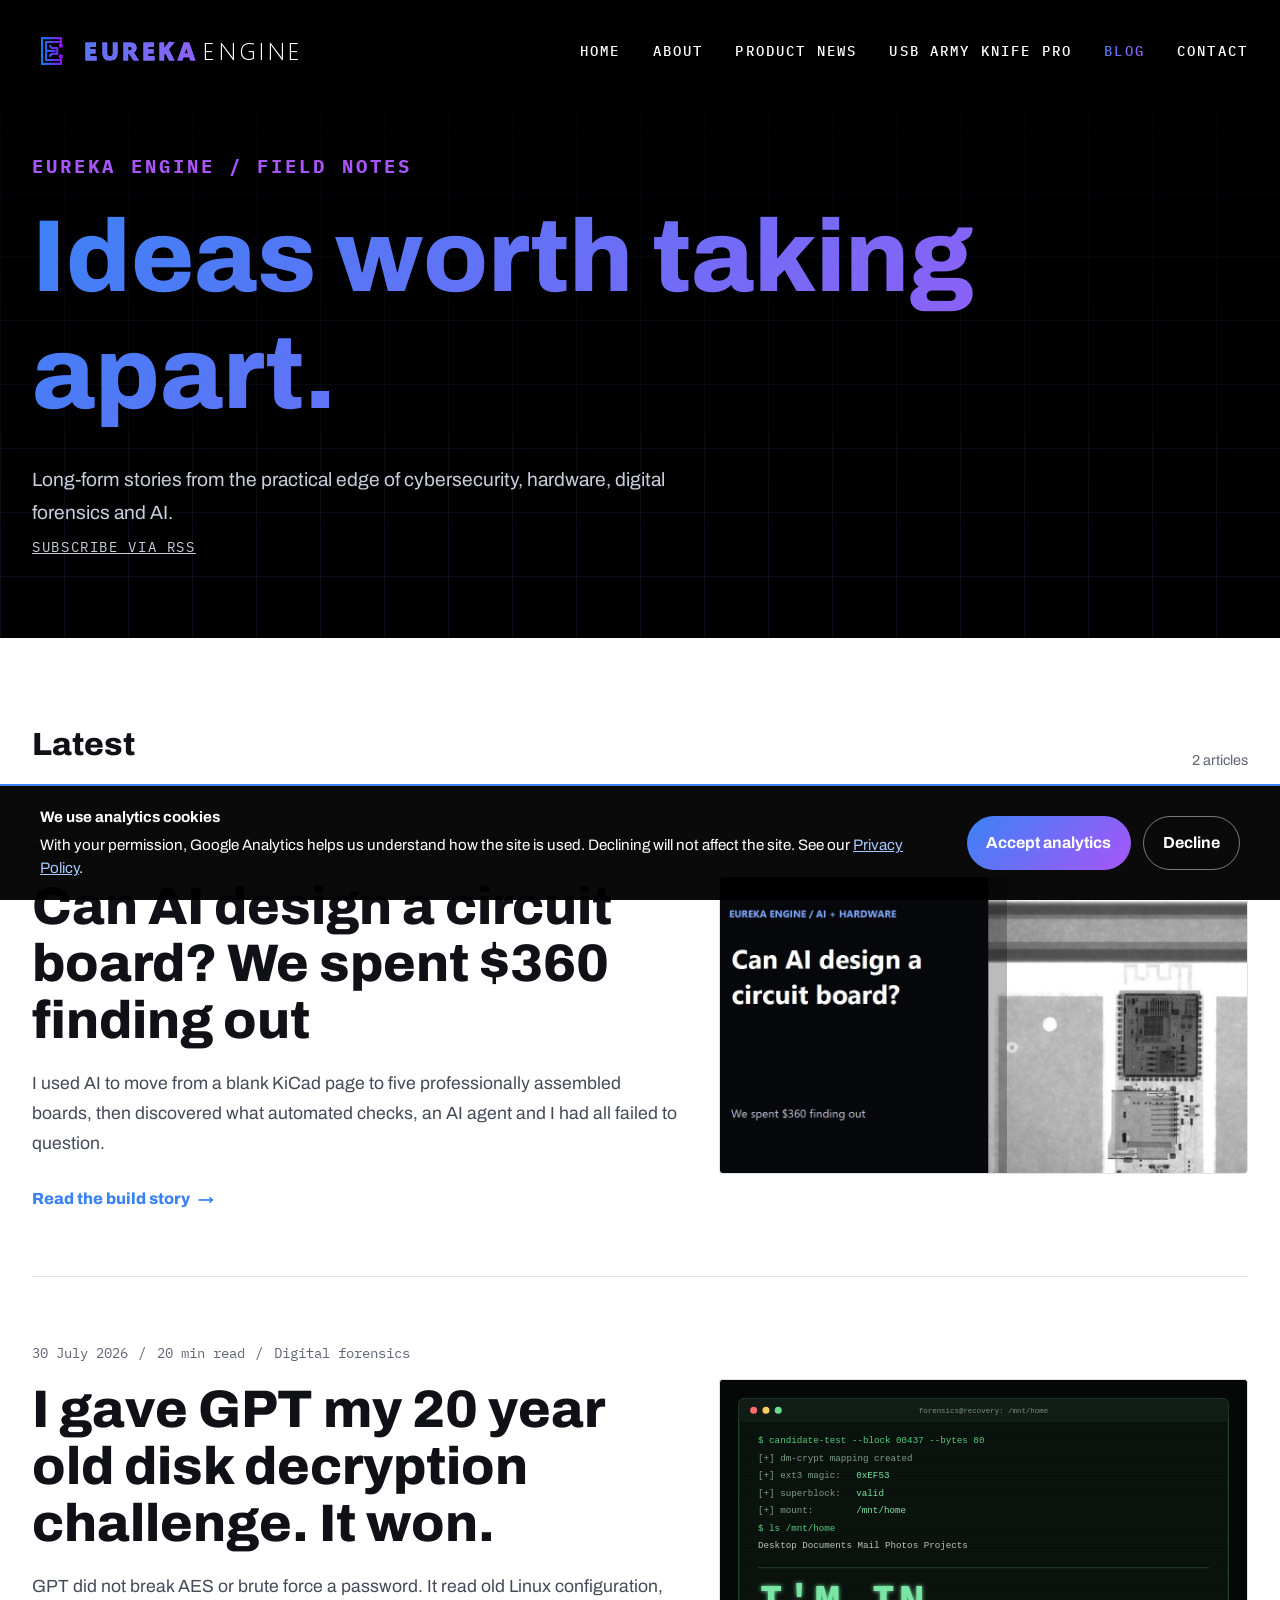
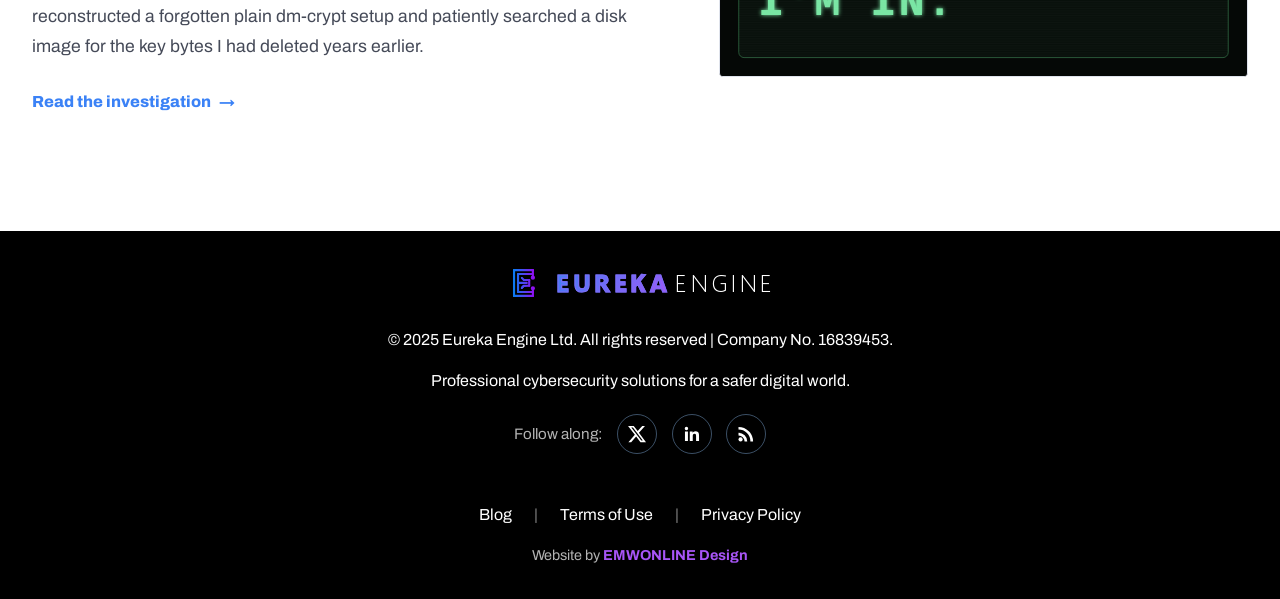
<file: blog/index.html>
<!DOCTYPE html>
<html lang="en-GB">
<head>
    <meta charset="UTF-8">
    <meta name="viewport" content="width=device-width, initial-scale=1.0">
    <link rel="alternate" type="application/rss+xml" title="Eureka Engine Field Notes" href="https://www.eurekaengine.co.uk/feed.xml">
    <link rel="preconnect" href="https://fonts.googleapis.com">
    <link rel="preconnect" href="https://fonts.gstatic.com" crossorigin>
    <link rel="stylesheet" href="https://fonts.googleapis.com/css2?family=Archivo:wght@300;400;500;600;700;800;900&family=IBM+Plex+Mono:wght@400;500&display=swap">
    <title>Blog | Eureka Engine</title>
    <meta name="description" content="Field notes from Eureka Engine on cybersecurity, hardware, digital forensics and the practical edge of AI.">
    <meta name="author" content="Eureka Engine Ltd">
    <link rel="canonical" href="https://www.eurekaengine.co.uk/blog/">
    <link rel="icon" type="image/png" href="/favicon.png">
    <link rel="stylesheet" href="/assets/css/blog.css">
    <link rel="stylesheet" href="/assets/css/cookie-consent.css">
    <script src="/assets/js/analytics-consent.js" defer></script>
    <meta property="og:type" content="website">
    <meta property="og:url" content="https://www.eurekaengine.co.uk/blog/">
    <meta property="og:title" content="Blog | Eureka Engine">
    <meta property="og:description" content="Field notes on cybersecurity, hardware, digital forensics and AI.">
    <meta property="og:image" content="https://www.eurekaengine.co.uk/og-image.jpg">
    <meta property="og:image:secure_url" content="https://www.eurekaengine.co.uk/og-image.jpg">
    <meta property="og:image:type" content="image/jpeg">
    <meta property="og:image:width" content="1200">
    <meta property="og:image:height" content="630">
    <meta property="og:image:alt" content="Eureka Engine">
    <meta property="og:site_name" content="Eureka Engine">
    <meta property="og:locale" content="en_GB">
    <meta name="twitter:card" content="summary_large_image">
    <meta name="twitter:site" content="@eureka_engine">
    <meta name="twitter:creator" content="@eureka_engine">
    <meta name="twitter:url" content="https://www.eurekaengine.co.uk/blog/">
    <meta name="twitter:title" content="Blog | Eureka Engine">
    <meta name="twitter:description" content="Field notes on cybersecurity, hardware, digital forensics and AI.">
    <meta name="twitter:image" content="https://www.eurekaengine.co.uk/og-image.jpg">
    <meta name="twitter:image:alt" content="Eureka Engine">
</head>
<body>
    <header class="site-header">
        <nav class="site-nav" aria-label="Main navigation">
            <a href="/" class="logo-text" aria-label="Eureka Engine home">
                <img src="/assets/img/logo-icon.svg" alt="" class="logo-icon" width="40" height="40">
                <span class="logo-eureka">EUREKA</span><span class="logo-engine">ENGINE</span>
            </a>
            <button class="mobile-menu-toggle" type="button" aria-label="Toggle navigation" aria-expanded="false" aria-controls="primary-navigation"><span></span><span></span><span></span></button>
            <ul class="nav-links" id="primary-navigation">
                <li><a href="/#home">Home</a></li>
                <li><a href="/#about">About</a></li>
                <li><a href="/#product">Product news</a></li>
                <li><a href="/usb-army-knife-pro/">USB Army Knife PRO</a></li>
                <li><a href="/blog/" aria-current="page">Blog</a></li>
                <li><a href="/#contact">Contact</a></li>
                <li class="nav-social">
                    <a href="https://x.com/eureka_engine" target="_blank" rel="noopener noreferrer" aria-label="Follow Eureka Engine on X"><svg width="20" height="20" viewBox="0 0 24 24" fill="currentColor" aria-hidden="true"><path d="M18.244 2.25h3.308l-7.227 8.26 8.502 11.24H16.17l-5.214-6.817L4.99 21.75H1.68l7.73-8.835L1.254 2.25H8.08l4.713 6.231zm-1.161 17.52h1.833L7.084 4.126H5.117z"/></svg></a>
                    <a href="https://www.linkedin.com/company/eurekaengine" target="_blank" rel="noopener noreferrer" aria-label="Follow Eureka Engine on LinkedIn"><svg width="20" height="20" viewBox="0 0 24 24" fill="currentColor" aria-hidden="true"><path d="M20.447 20.452h-3.554v-5.569c0-1.328-.027-3.037-1.852-3.037-1.853 0-2.136 1.445-2.136 2.939v5.667H9.351V9h3.414v1.561h.046c.477-.9 1.637-1.85 3.37-1.85 3.601 0 4.267 2.37 4.267 5.455v6.286zM5.337 7.433a2.062 2.062 0 1 1 0-4.125 2.062 2.062 0 0 1 0 4.125zM7.119 20.452H3.555V9h3.564v11.452z"/></svg></a>
                </li>
            </ul>
        </nav>
    </header>

    <main>
        <section class="blog-hero">
            <div class="blog-hero-inner">
                <p class="eyebrow">Eureka Engine / Field notes</p>
                <h1>Ideas worth taking apart.</h1>
                <p>Long-form stories from the practical edge of cybersecurity, hardware, digital forensics and AI.</p>
                <p><a class="rss-link" href="/feed.xml">Subscribe via RSS</a></p>
            </div>
        </section>
        <section class="blog-index" aria-labelledby="latest-posts">
            <div class="section-heading"><h2 id="latest-posts">Latest</h2><span>2 articles</span></div>
            <article class="post-card">
                <a class="post-card-media" href="/blog/can-ai-design-circuit-board" tabindex="-1" aria-hidden="true"><img src="/assets/img/ai-circuit-board-social.jpg" alt="" width="1200" height="630" loading="lazy"></a>
                <div class="post-card-copy">
                    <div class="post-meta"><time datetime="2026-08-05">5 August 2026</time><span aria-hidden="true">/</span><span>15 min read</span><span aria-hidden="true">/</span><span>AI + hardware</span></div>
                    <h2><a href="/blog/can-ai-design-circuit-board">Can AI design a circuit board? We spent $360 finding out</a></h2>
                    <p>I used AI to move from a blank KiCad page to five professionally assembled boards, then discovered what automated checks, an AI agent and I had all failed to question.</p>
                    <a class="read-link" href="/blog/can-ai-design-circuit-board">Read the build story</a>
                </div>
            </article>
            <article class="post-card">
                <a class="post-card-media" href="/blog/gpt-encrypted-disk-recovery" tabindex="-1" aria-hidden="true"><img src="/assets/img/im-in-recovery.svg" alt="" width="1200" height="675" loading="lazy"></a>
                <div class="post-card-copy">
                    <div class="post-meta"><time datetime="2026-07-30">30 July 2026</time><span aria-hidden="true">/</span><span>20 min read</span><span aria-hidden="true">/</span><span>Digital forensics</span></div>
                    <h2><a href="/blog/gpt-encrypted-disk-recovery">I gave GPT my 20 year old disk decryption challenge. It won.</a></h2>
                    <p>GPT did not break AES or brute force a password. It read old Linux configuration, reconstructed a forgotten plain dm-crypt setup and patiently searched a disk image for the key bytes I had deleted years earlier.</p>
                    <a class="read-link" href="/blog/gpt-encrypted-disk-recovery">Read the investigation</a>
                </div>
            </article>
        </section>
    </main>

    <footer class="site-footer">
        <a href="/" class="logo-text footer-logo" aria-label="Eureka Engine home">
            <img src="/assets/img/logo-icon.svg" alt="" class="logo-icon" width="40" height="40">
            <span class="logo-eureka">EUREKA</span><span class="logo-engine">ENGINE</span>
        </a>
        <p>&copy; 2025 Eureka Engine Ltd. All rights reserved | Company No. 16839453.</p>
        <p>Professional cybersecurity solutions for a safer digital world.</p>
        <div class="footer-follow">
            <span class="footer-follow-label">Follow along:</span>
            <a href="https://x.com/eureka_engine" target="_blank" rel="noopener noreferrer" aria-label="Follow Eureka Engine on X" title="Follow us on X"><svg width="20" height="20" viewBox="0 0 24 24" fill="currentColor" aria-hidden="true"><path d="M18.244 2.25h3.308l-7.227 8.26 8.502 11.24H16.17l-5.214-6.817L4.99 21.75H1.68l7.73-8.835L1.254 2.25H8.08l4.713 6.231zm-1.161 17.52h1.833L7.084 4.126H5.117z"/></svg></a>
            <a href="https://www.linkedin.com/company/eurekaengine" target="_blank" rel="noopener noreferrer" aria-label="Follow Eureka Engine on LinkedIn" title="Follow us on LinkedIn"><svg width="20" height="20" viewBox="0 0 24 24" fill="currentColor" aria-hidden="true"><path d="M20.447 20.452h-3.554v-5.569c0-1.328-.027-3.037-1.852-3.037-1.853 0-2.136 1.445-2.136 2.939v5.667H9.351V9h3.414v1.561h.046c.477-.9 1.637-1.85 3.37-1.85 3.601 0 4.267 2.37 4.267 5.455v6.286zM5.337 7.433a2.062 2.062 0 1 1 0-4.125 2.062 2.062 0 0 1 0 4.125zM7.119 20.452H3.555V9h3.564v11.452z"/></svg></a>
            <a href="/feed.xml" aria-label="Subscribe to the Eureka Engine blog via RSS" title="RSS feed"><svg width="20" height="20" viewBox="0 0 24 24" fill="currentColor" aria-hidden="true"><circle cx="5.5" cy="18.5" r="2.5"/><path d="M3 10.5v3.2a7.3 7.3 0 0 1 7.3 7.3h3.2A10.5 10.5 0 0 0 3 10.5zM3 3.5v3.2A14.3 14.3 0 0 1 17.3 21h3.2A17.5 17.5 0 0 0 3 3.5z"/></svg></a>
        </div>
        <div class="footer-links">
            <a href="/blog/">Blog</a>
            <span>&nbsp;&nbsp;|&nbsp;&nbsp;</span>
            <a href="/terms-of-use.html">Terms of Use</a>
            <span>&nbsp;&nbsp;|&nbsp;&nbsp;</span>
            <a href="/privacy-policy.html">Privacy Policy</a>
        </div>
        <p class="footer-credit">Website by <a href="https://www.emwonline.co.uk/" target="_blank" rel="noopener noreferrer"><strong>EMWONLINE Design</strong></a></p>
    </footer>

    <button class="back-to-top" type="button" aria-label="Back to top">&uarr;</button>
    <script>
        const menuButton = document.querySelector('.mobile-menu-toggle');
        const navigation = document.querySelector('.nav-links');
        const backToTop = document.querySelector('.back-to-top');
        menuButton.addEventListener('click', () => {
            const isOpen = navigation.classList.toggle('active');
            menuButton.setAttribute('aria-expanded', isOpen);
        });
        navigation.querySelectorAll('a').forEach((link) => link.addEventListener('click', () => {
            navigation.classList.remove('active');
            menuButton.setAttribute('aria-expanded', 'false');
        }));
        window.addEventListener('scroll', () => backToTop.classList.toggle('show', window.scrollY > 300));
        backToTop.addEventListener('click', () => window.scrollTo({ top: 0, behavior: 'smooth' }));
    </script>
</body>
</html>
</file>
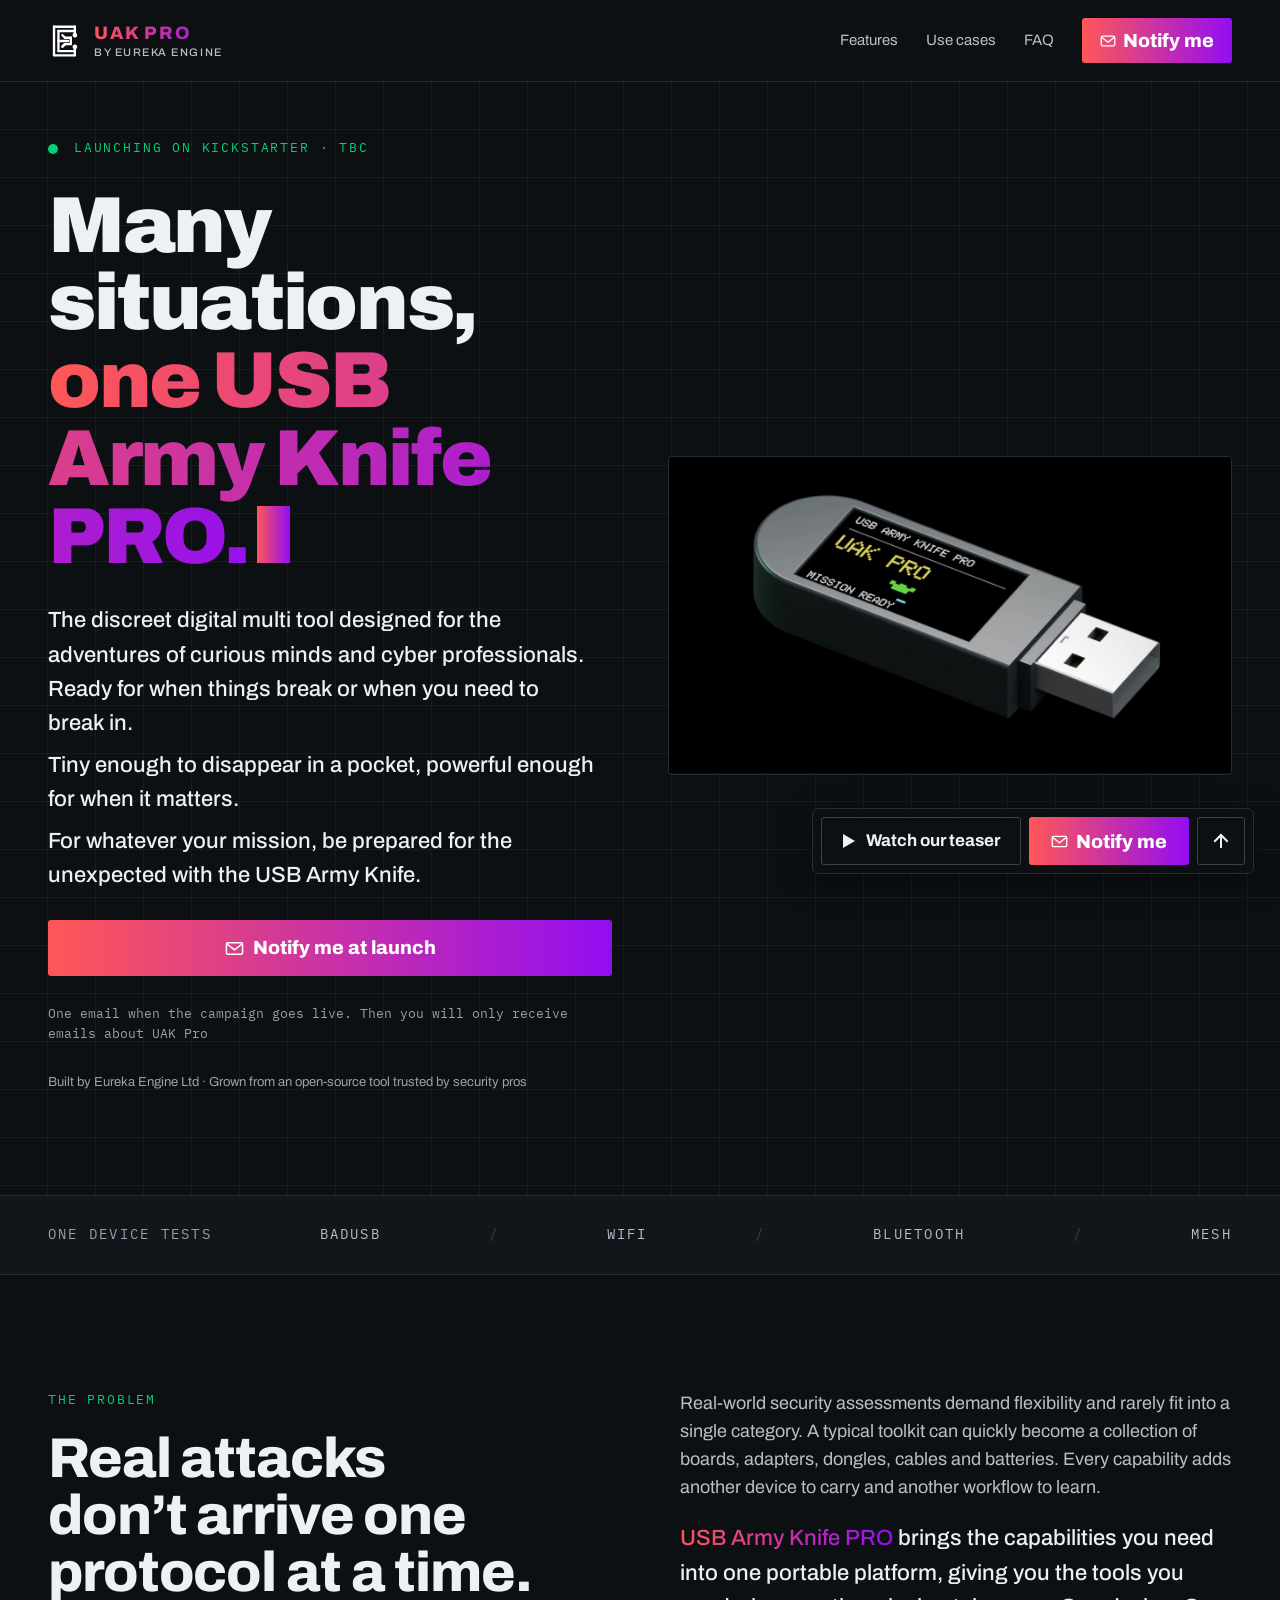
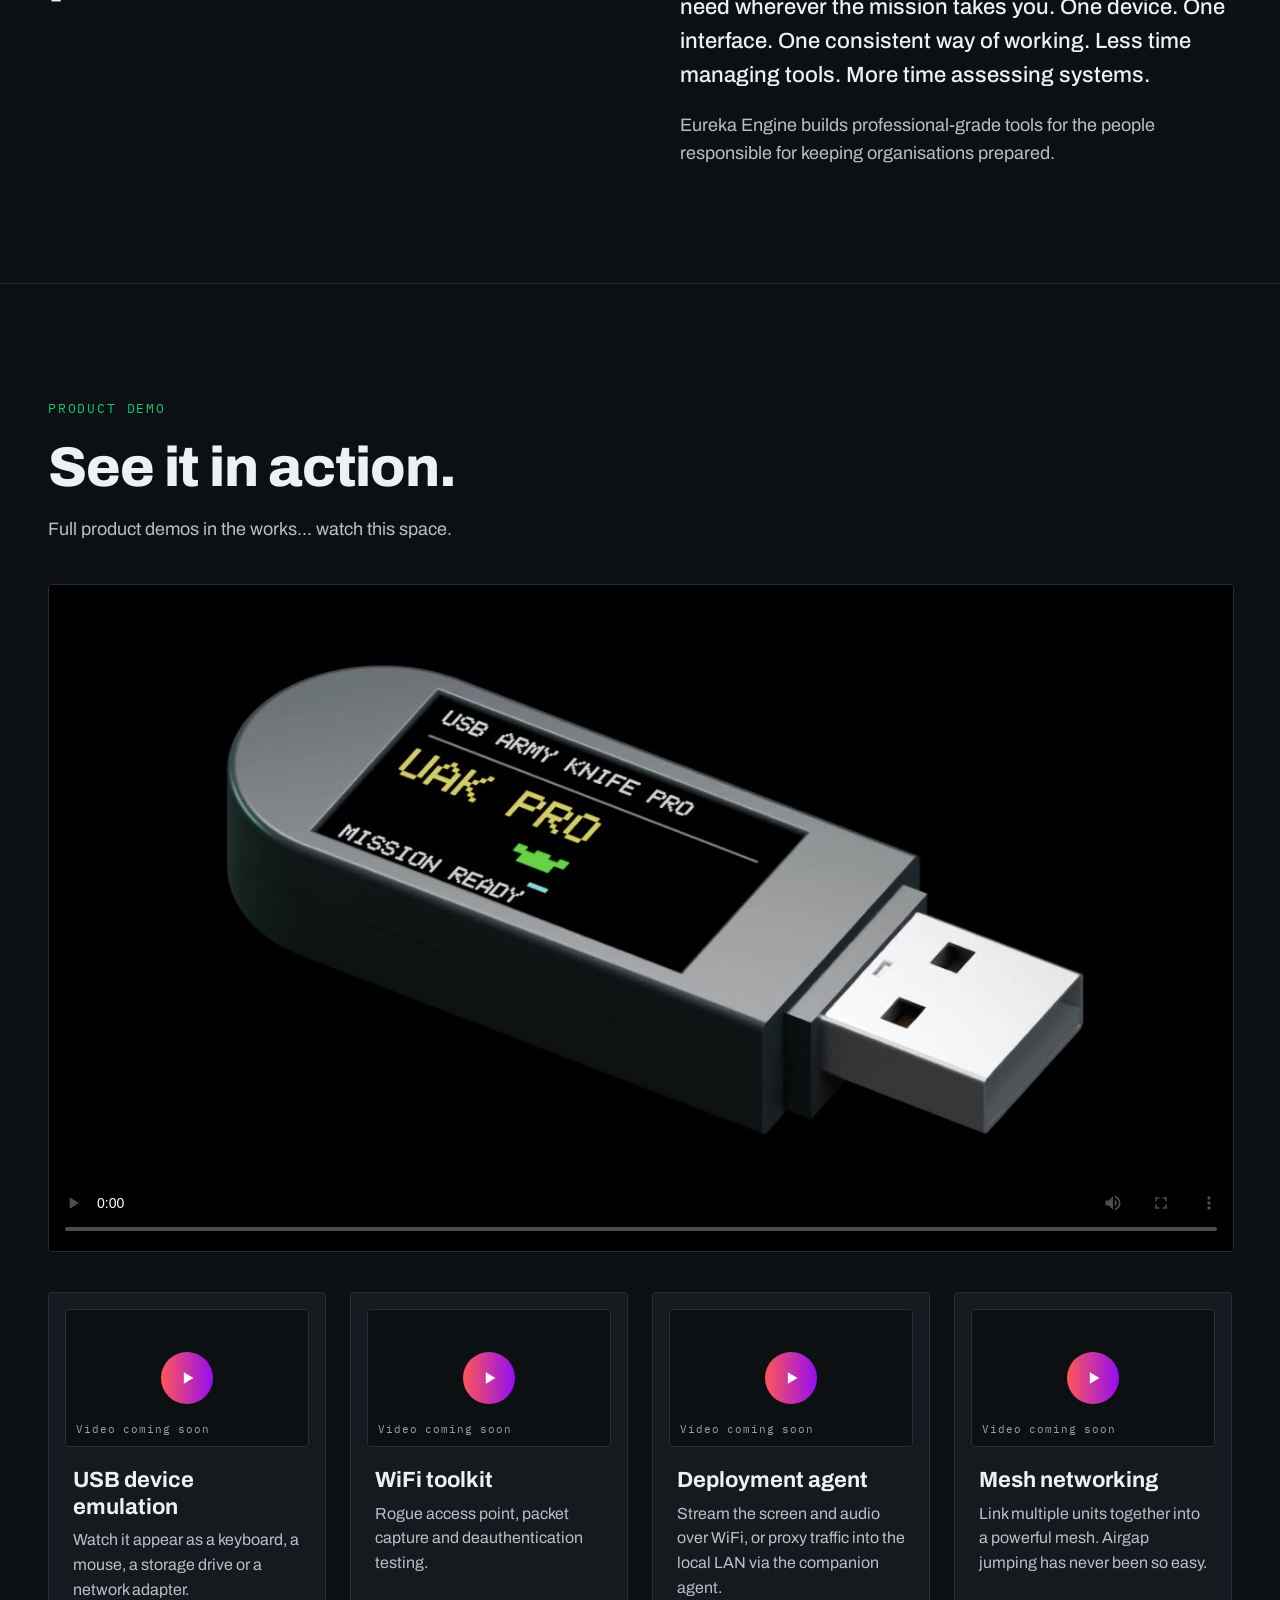
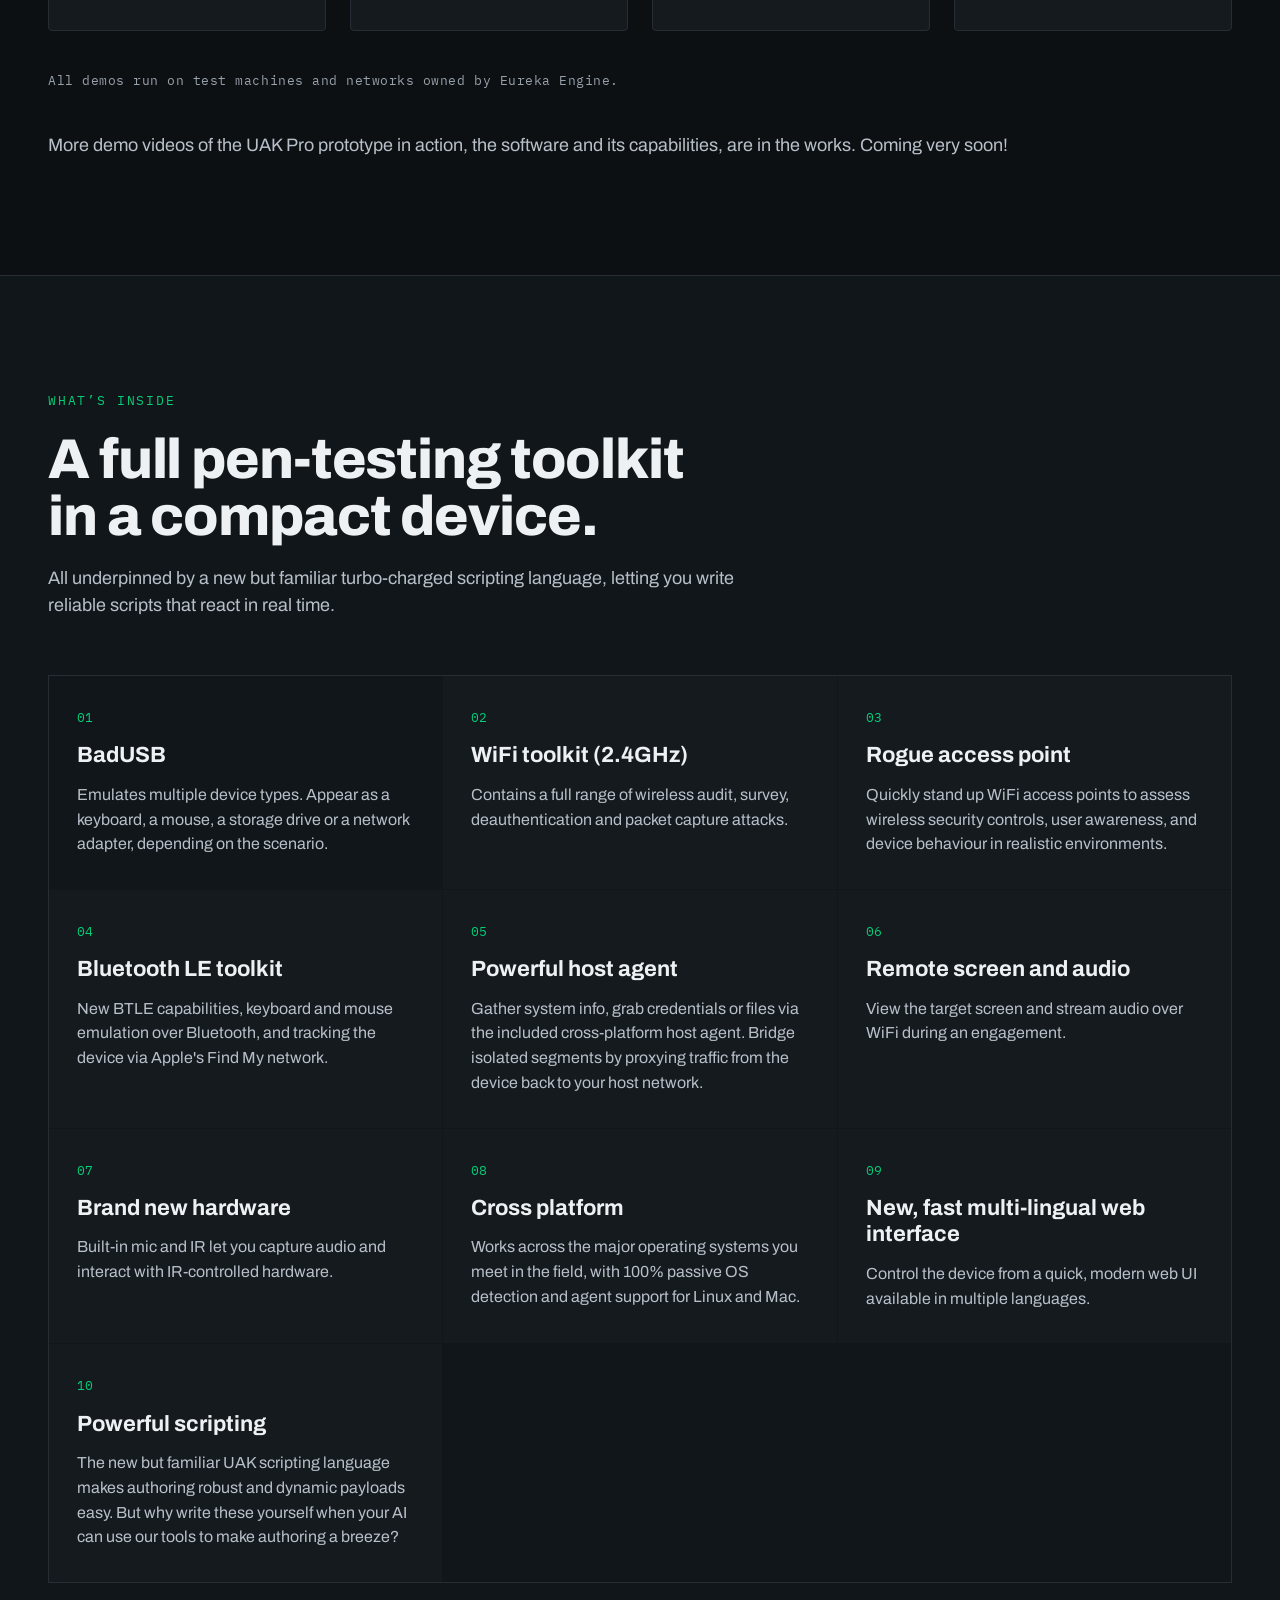
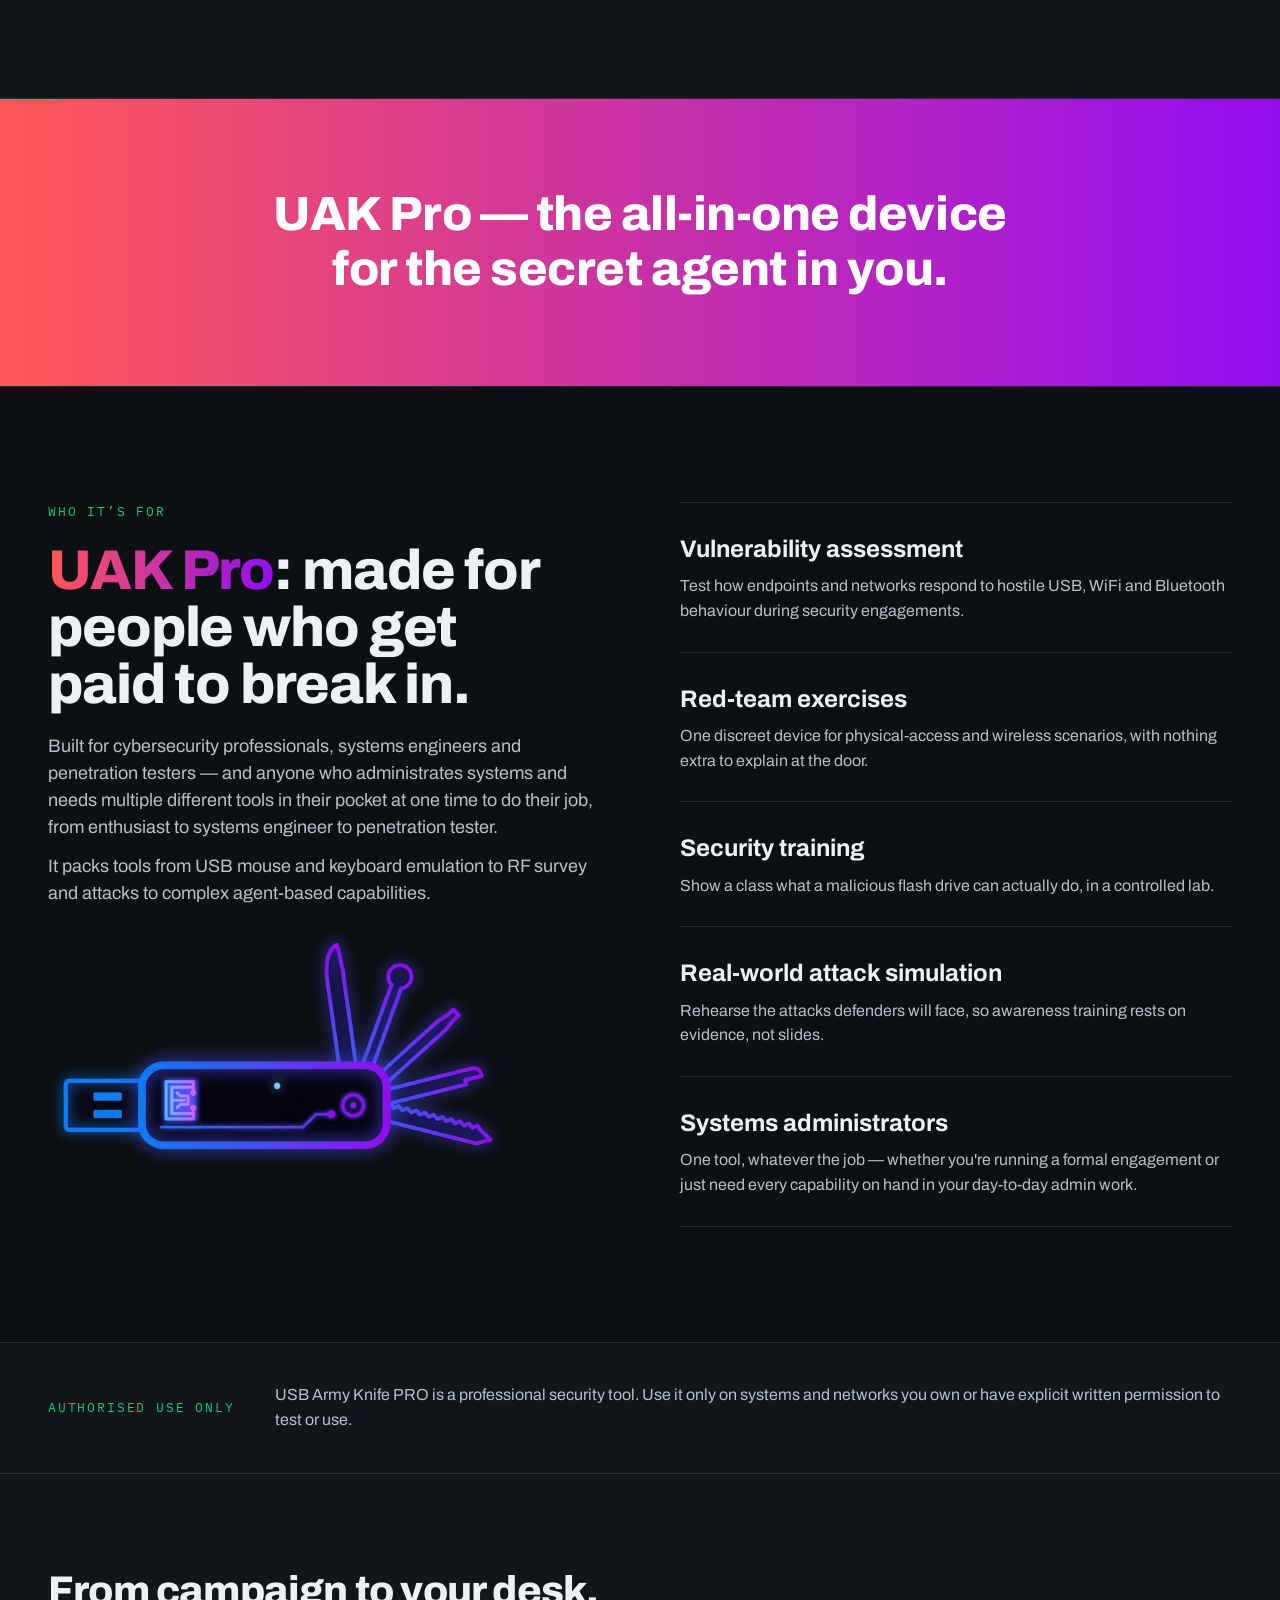
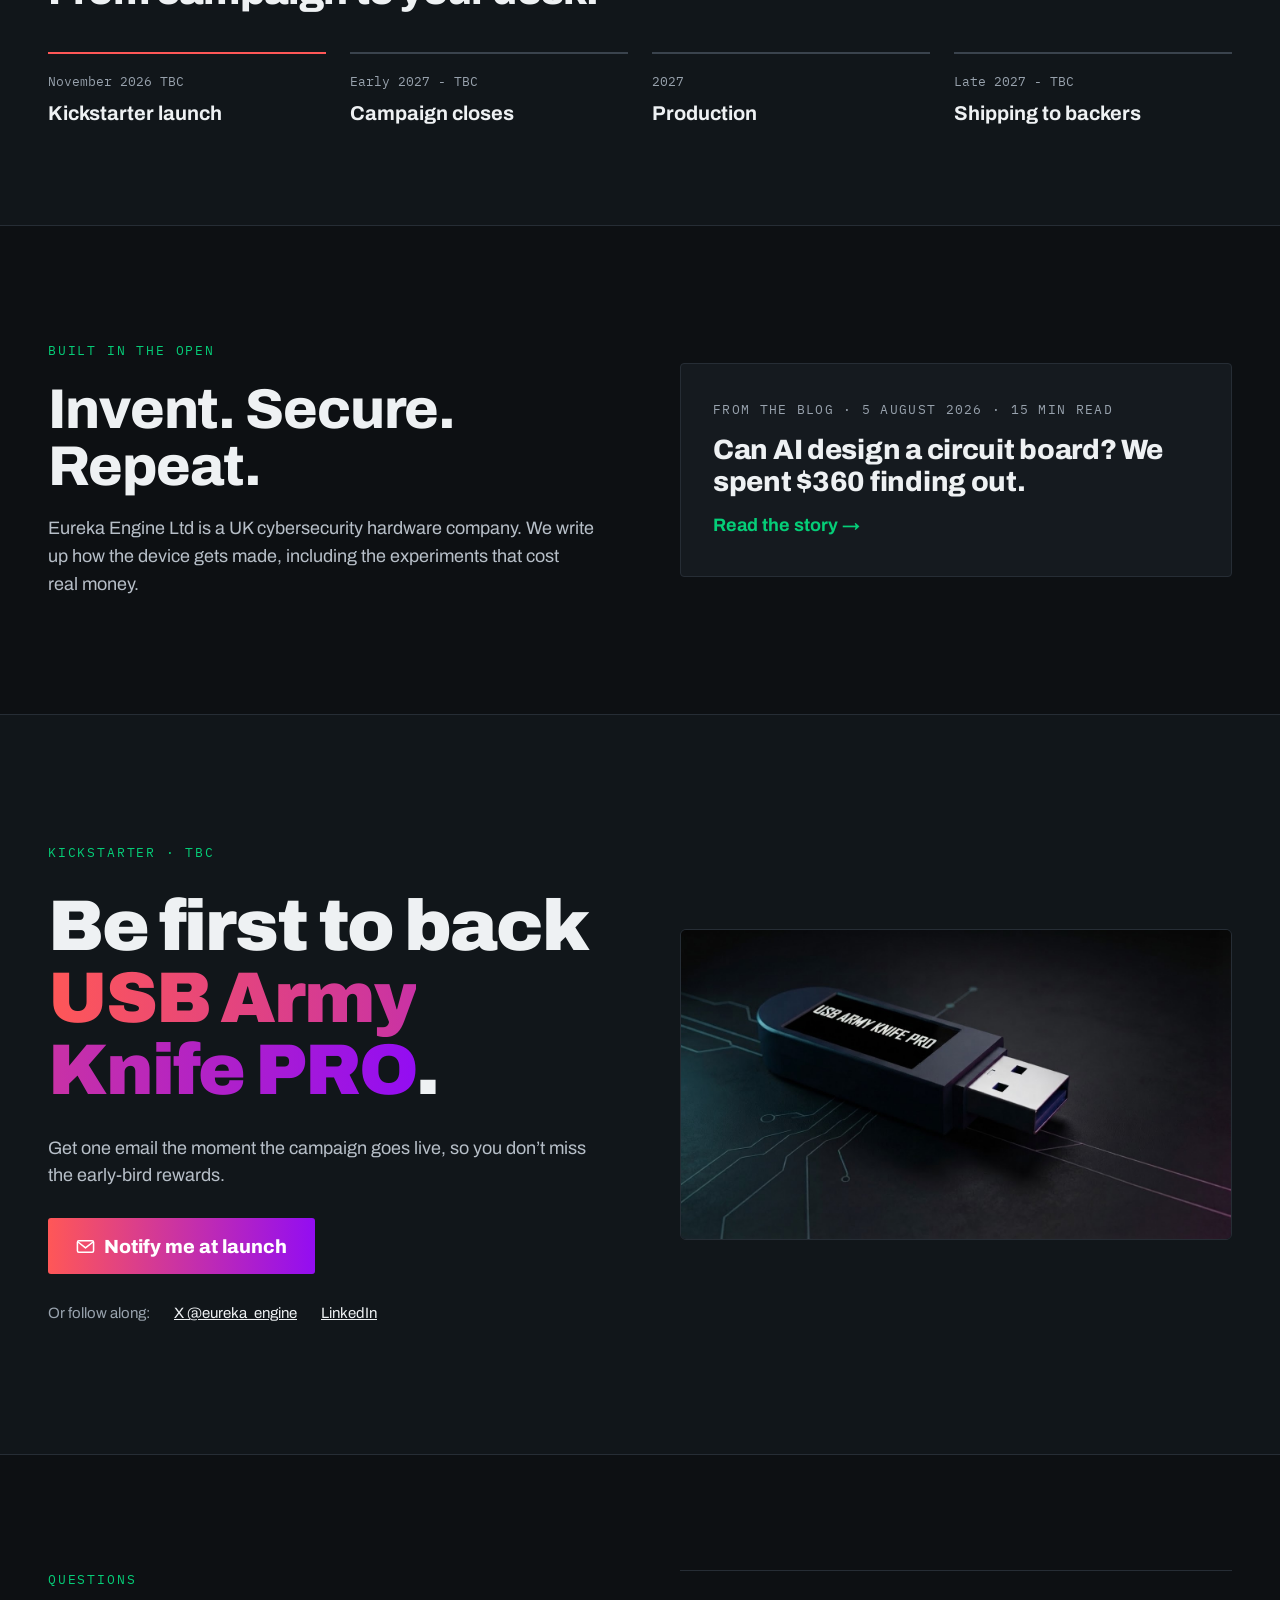
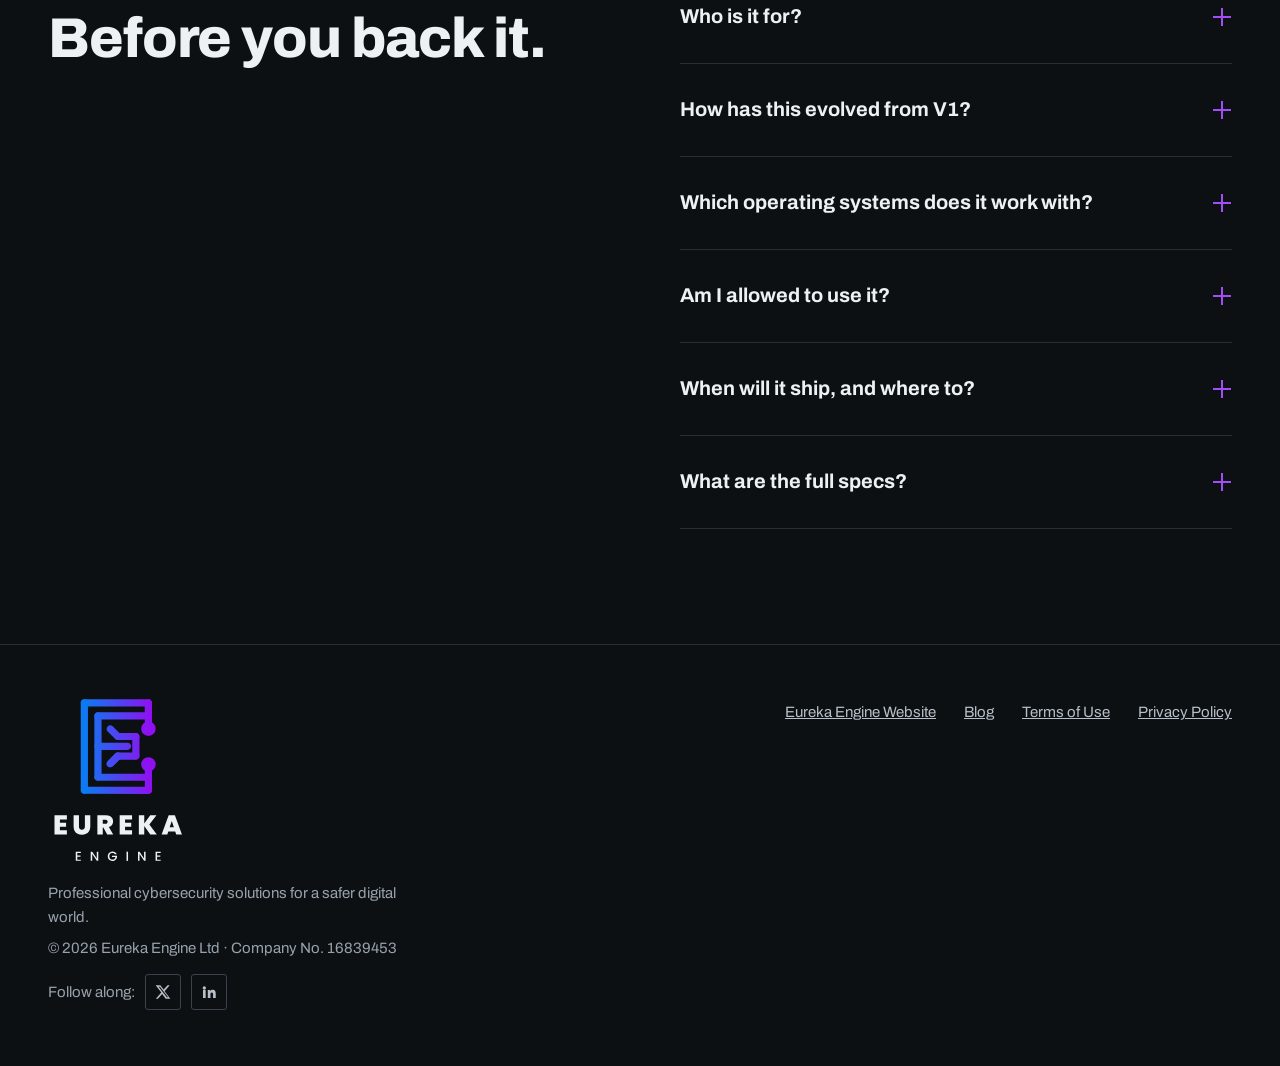
<file: usb-army-knife-pro/index.html>
<!doctype html>
<html lang="en">
<head>
<meta charset="utf-8">
<meta name="viewport" content="width=device-width, initial-scale=1">
<title>USB Army Knife PRO — The All-in-One Pen-Testing Device by Eureka Engine</title>
<meta name="description" content="USB Army Knife PRO is a discreet, pocket-sized multi tool for penetration testers and security professionals: BadUSB device emulation, WiFi and Bluetooth attacks, mesh networking and a host agent in one device. Launching on Kickstarter.">
<meta name="robots" content="index, follow">
<meta name="theme-color" content="#0d1013">
<link rel="canonical" href="https://www.eurekaengine.co.uk/usb-army-knife-pro">
<link rel="icon" type="image/png" href="assets/e9598cc4ebed5bd80e117f4d8930502b.png">
<meta property="og:type" content="website">
<meta property="og:url" content="https://www.eurekaengine.co.uk/usb-army-knife-pro">
<meta property="og:site_name" content="Eureka Engine">
<meta property="og:locale" content="en_GB">
<meta property="og:title" content="USB Army Knife PRO — by Eureka Engine">
<meta property="og:description" content="A discreet, pocket-sized pen-testing multi tool: USB device emulation, WiFi and Bluetooth attacks, mesh networking and a host agent in one device. Launching on Kickstarter.">
<meta property="og:image" content="assets/47f8cc22b3fcb900e8f0173fddea496b.jpg">
<meta property="og:image:width" content="1200">
<meta property="og:image:height" content="630">
<meta property="og:image:alt" content="USB Army Knife PRO — the discreet digital multi tool for curious minds and cyber professionals, by Eureka Engine">
<meta name="twitter:card" content="summary_large_image">
<meta name="twitter:site" content="@eureka_engine">
<meta name="twitter:title" content="USB Army Knife PRO — by Eureka Engine">
<meta name="twitter:description" content="A discreet, pocket-sized pen-testing multi tool: USB device emulation, WiFi and Bluetooth attacks, mesh networking and a host agent in one device. Launching on Kickstarter.">
<meta name="twitter:image" content="assets/47f8cc22b3fcb900e8f0173fddea496b.jpg">
<meta name="twitter:image:alt" content="USB Army Knife PRO — the discreet digital multi tool for curious minds and cyber professionals, by Eureka Engine">
<script type="application/ld+json">
{
  "@context": "https://schema.org",
  "@graph": [
    {
      "@type": "Organization",
      "@id": "https://www.eurekaengine.co.uk/usb-army-knife-pro#organization",
      "name": "Eureka Engine Ltd",
      "url": "https://www.eurekaengine.co.uk/",
      "logo": "assets/60dfa1cd68e3ca333d0192e1d64c24a9.png",
      "sameAs": [
        "https://x.com/eureka_engine",
        "https://www.linkedin.com/company/eurekaengine"
      ]
    },
    {
      "@type": "Product",
      "name": "USB Army Knife PRO",
      "description": "A discreet, pocket-sized digital multi tool for penetration testers and security professionals. Emulates USB devices (keyboard, mouse, storage, network adapter), runs a WiFi toolkit for rogue access points and deauthentication testing, a Bluetooth LE toolkit, ad-hoc mesh networking between units, and a cross-platform host agent for remote screen, audio and data collection.",
      "brand": {
        "@type": "Brand",
        "name": "Eureka Engine"
      },
      "image": "assets/47f8cc22b3fcb900e8f0173fddea496b.jpg",
      "manufacturer": { "@id": "https://www.eurekaengine.co.uk/usb-army-knife-pro#organization" }
    },
    {
      "@type": "FAQPage",
      "mainEntity": [
        {
          "@type": "Question",
          "name": "Who is USB Army Knife PRO for?",
          "acceptedAnswer": {
            "@type": "Answer",
            "text": "Built for security professionals, red teams, penetration testers, and anyone who administrates systems and needs multiple different tools in their pocket at one time to do their job. Anyone from enthusiast to systems engineer to penetration tester. It packs tools from USB mouse and keyboard emulation to RF survey and attacks to complex agent-based capabilities."
          }
        },
        {
          "@type": "Question",
          "name": "How has this evolved from V1?",
          "acceptedAnswer": {
            "@type": "Answer",
            "text": "UAK Pro builds on two years of active development on the open-source V1 (github.com/i-am-shodan/USBArmyKnife). Pro moves to faster, more capable hardware and adds a new, smaller, multilingual web interface with a built-in screen viewer, a DuckyScript-compatible scripting engine with added string and return-code support, and a cross-platform agent for Windows, Linux and macOS."
          }
        },
        {
          "@type": "Question",
          "name": "Which operating systems does it work with?",
          "acceptedAnswer": {
            "@type": "Answer",
            "text": "Multi operating system support, with 100% passive OS detection and agent support for Linux and Mac."
          }
        },
        {
          "@type": "Question",
          "name": "Am I allowed to use it?",
          "acceptedAnswer": {
            "@type": "Answer",
            "text": "Only on systems and networks you own or have explicit written permission to test. Laws on security tools vary by country, so check yours before ordering."
          }
        },
        {
          "@type": "Question",
          "name": "When will it ship, and where to?",
          "acceptedAnswer": {
            "@type": "Answer",
            "text": "USB Army Knife PRO is still in the development phase. Once the Kickstarter campaign is up and running, shipping information and expected delivery dates will be added to this page."
          }
        },
        {
          "@type": "Question",
          "name": "What are the full specs?",
          "acceptedAnswer": {
            "@type": "Answer",
            "text": "The prototype is currently in testing; full specification information (chipset, radios, display, battery, storage, dimensions) will be added soon."
          }
        }
      ]
    }
  ]
}
</script>

<link rel="preconnect" href="https://fonts.googleapis.com">
<link rel="stylesheet" href="https://fonts.googleapis.com/css2?family=Archivo:wght@400;500;700;800;900&amp;family=IBM+Plex+Mono:wght@400;500&amp;display=swap">
<style>
body{margin:0;background:#0d1013}
a{color:#eef1f3}a:hover{color:#a24df6}
.nav-link{transition:color .15s ease}.nav-link:hover{color:#a24df6 !important}
details summary{list-style:none;cursor:pointer}
details summary::-webkit-details-marker{display:none}
details[open] .faq-plus{transform:rotate(45deg)}
input::placeholder{color:#7d8793}
@keyframes rise{from{opacity:0;transform:translateY(18px)}to{opacity:1;transform:none}}
@keyframes grid-drift{to{background-position:47px 47px}}
@keyframes blink{0%,49%{opacity:1}50%,100%{opacity:0}}
@keyframes glitch{0%,89%,100%{filter:none}90%{filter:drop-shadow(-3px 0 #fff) drop-shadow(3px 0 #930df2)}92%{filter:drop-shadow(3px 0 #fff) drop-shadow(-3px 0 #930df2)}94%{filter:drop-shadow(-2px 0 #fff) drop-shadow(2px 0 #930df2)}96%{filter:none}}
@keyframes arc{0%,100%{opacity:.15}40%{opacity:1}}
@keyframes led{0%,100%{opacity:1}50%{opacity:.2}}
@keyframes led-c{0%,65%{fill:#3a434d}70%,100%{fill:#ff8a8a}}
@keyframes trace{from{stroke-dashoffset:100}to{stroke-dashoffset:-100}}
@keyframes reveal{from{opacity:0;transform:translateY(24px)}to{opacity:1;transform:none}}
.hero-grid{animation:grid-drift 8s linear infinite}
.hero-left>*,.hero-right>*{animation:rise .8s cubic-bezier(.2,.7,.2,1) both}
.hero-left>*:nth-child(2){animation-delay:.1s}
.hero-left>*:nth-child(3){animation-delay:.2s}
.hero-left>*:nth-child(4){animation-delay:.3s}
.hero-left>*:nth-child(5){animation-delay:.4s}
.hero-right>*{animation-delay:.25s}
.glitch{animation:glitch 6s steps(1) infinite;animation-delay:.4s}
.cursor{display:inline-block;width:.42em;height:.72em;margin-left:.12em;background:var(--grad);vertical-align:baseline;animation:blink 1.1s steps(1) infinite}
.blink{animation:blink 1.4s steps(1) infinite}
.arc1{animation:arc 2.2s ease-in-out infinite .6s}
.arc2{animation:arc 2.2s ease-in-out infinite .3s}
.arc3{animation:arc 2.2s ease-in-out infinite}
.led-a{animation:led 1.6s ease-in-out infinite}
.led-b{animation:led 1.6s ease-in-out infinite .8s}
.led-c{animation:led-c 3.2s steps(1) infinite}
.wave{stroke-dasharray:100;animation:trace 2.6s linear infinite}
.fx-card,.fx-tier{transition:background .25s,border-color .25s,box-shadow .25s}
.fx-card:hover{background:#1c232a !important;box-shadow:inset 0 2px 0 var(--accent)}
.fx-tier:hover{border-color:var(--accent) !important;box-shadow:0 0 0 1px var(--accent),0 0 32px rgba(147,13,242,.28)}
button,a[style*="background: var(--grad)"]{transition:filter .2s,box-shadow .2s}
button:hover,a[style*="background: var(--grad)"]:hover{filter:brightness(1.1);box-shadow:0 0 24px rgba(255,87,87,.45)}
@supports (animation-timeline: view()){.reveal{animation:reveal linear both;animation-timeline:view();animation-range:entry 0% entry 35%}}
.dock{animation:rise .8s cubic-bezier(.2,.7,.2,1) 1s both}
@keyframes totop-in{from{opacity:0;visibility:hidden}to{opacity:1;visibility:visible}}
@supports (animation-timeline: scroll()){.totop{animation:totop-in linear both;animation-timeline:scroll();animation-range:0 400px}}
@media (prefers-reduced-motion: no-preference){html{scroll-behavior:smooth}}
.ghost{transition:border-color .2s,background .2s}
.ghost:hover{border-color:var(--accent) !important;background:rgba(255,87,87,.12) !important;color:#fff !important}
@keyframes notify-pulse{0%,100%{box-shadow:0 0 0 0 rgba(255,87,87,.5)}50%{box-shadow:0 0 0 9px rgba(255,87,87,0)}}
.notify-cta{animation:notify-pulse 2.2s ease-in-out infinite}
.notify-cta:hover{animation-play-state:paused}
.notify-cta svg{flex:0 0 auto}
@media (max-width:560px){.dock{left:12px !important;right:12px !important;bottom:12px !important}.dock a{flex:1 1 0 !important;justify-content:center !important}.dock a.totop{flex:0 0 48px !important}footer>div{padding-bottom:124px !important}}
.dock-label-short{display:none}
@media (max-width:430px){.dock-label-full{display:none}.dock-label-short{display:inline}.dock a.ghost:not(.totop){padding:0 14px !important}.dock a.notify-cta{padding:0 16px !important}}
@media (max-width:340px){.dock-label-short{display:none}}
@media (max-width:767px){.hero-right{order:-1}}
@media (prefers-reduced-motion: reduce){.hero-video{display:none !important}.hero-poster{display:block !important}}
@media (prefers-reduced-motion: reduce){*,*::before,*::after{animation:none !important;transition:none !important}}
html{overflow-x:hidden}
#page-top{position:sticky;top:0;z-index:40;background:#0d1013;transition:transform .28s ease}
#page-top.header-hidden{transform:translateY(-100%)}
@media (prefers-reduced-motion: reduce){#page-top{transition:none}}
.mobile-menu{display:none}
.mobile-menu>summary::-webkit-details-marker{display:none}
.mobile-menu>summary::marker{content:""}
.mobile-menu-link:hover{background:#1c2229}
.mobile-menu[open]>.hamburger-btn .icon-hamburger{display:none}
.mobile-menu[open]>.hamburger-btn .icon-close{display:inline-flex !important}
@media (max-width:900px){.nav-text-links{display:none !important}.nav-cta-desktop{display:none !important}.mobile-menu{display:block !important}}
.lightbox{position:fixed;inset:0;z-index:100;display:none;align-items:center;justify-content:center;padding:24px;background:rgba(13,16,19,.92)}
.lightbox:target{display:flex}
#teaser-lightbox{z-index:101}
</style>

</head>
<body>


<div style="--accent: #ff5757; --accent2: #930df2; --grad: linear-gradient(90deg, #ff5757, #930df2); background: #0d1013; color: #eef1f3; font-family: 'Archivo', system-ui, sans-serif; font-size: 18px; line-height: 1.55; min-width: 0">

<!-- NAV -->
<header id="page-top" style="border-bottom: 1px solid #262d35">
<div style="max-width: 1360px; margin: 0 auto; padding: 18px clamp(20px, 4vw, 48px); display: flex; flex-wrap: wrap; align-items: center; justify-content: space-between; gap: 16px 32px">
<a href="#top" style="display: flex; align-items: center; gap: 12px; text-decoration: none; color: #eef1f3; font-weight: 800; letter-spacing: 0.12em; font-size: 15px; text-transform: uppercase">
<img src="assets/2a47ebe1a494bb168992bccec1eba2d6.svg" alt="" width="34" height="34" style="display: block; width: 34px; height: 34px; filter: brightness(0) invert(1)">
<span style="display: flex; flex-direction: column; gap: 2px; line-height: 1.1">
<span style="font-size: 18px; background: var(--grad); -webkit-background-clip: text; background-clip: text; color: transparent; -webkit-text-fill-color: transparent">UAK Pro</span>
<span style="font-size: 11px; font-weight: 500; letter-spacing: 0.14em; color: #b7bfc8">by Eureka Engine</span>
</span>
</a>
<nav aria-label="Main" style="display: flex; flex-wrap: wrap; align-items: center; gap: 8px 28px; font-size: 15px">
<div class="nav-text-links" style="display: flex; align-items: center; gap: 8px 28px">
<a href="#features" class="nav-link" style="text-decoration: none; color: #b7bfc8; padding: 10px 0">Features</a>
<a href="#use-cases" class="nav-link" style="text-decoration: none; color: #b7bfc8; padding: 10px 0">Use cases</a>
<a href="#faq" class="nav-link" style="text-decoration: none; color: #b7bfc8; padding: 10px 0">FAQ</a>
</div>
<a href="https://sendfox.com/eurekaengine" target="_blank" rel="noopener noreferrer" class="notify-cta nav-cta-desktop" style="display: inline-flex; align-items: center; gap: 7px; text-decoration: none; background: var(--grad); color: #fff; font-size: 19px; font-weight: 800; padding: 8px 18px; border-radius: 3px"><svg width="16" height="16" viewBox="0 0 20 20" aria-hidden="true"><rect x="1.5" y="4" width="17" height="12" rx="1.5" fill="none" stroke="currentColor" stroke-width="1.6"></rect><path d="M2.5 5.5l7.5 6 7.5-6" fill="none" stroke="currentColor" stroke-width="1.6" stroke-linecap="round" stroke-linejoin="round"></path></svg>Notify me</a>
<details class="mobile-menu">
<summary class="hamburger-btn" aria-label="Open menu" style="list-style: none; cursor: pointer; display: flex; align-items: center; justify-content: center; width: 42px; height: 42px; box-sizing: border-box; border: 1px solid #3a434d; border-radius: 3px; color: #eef1f3">
<svg class="icon-hamburger" width="20" height="20" viewBox="0 0 20 20" aria-hidden="true"><path d="M2 5h16M2 10h16M2 15h16" stroke="currentColor" stroke-width="1.8" stroke-linecap="round"></path></svg>
<svg class="icon-close" width="18" height="18" viewBox="0 0 18 18" aria-hidden="true" style="display: none"><path d="M2 2l14 14M16 2L2 16" stroke="currentColor" stroke-width="1.8" stroke-linecap="round"></path></svg>
</summary>
<div class="mobile-menu-panel" style="position: absolute; top: calc(100% + 10px); right: 0; display: flex; flex-direction: column; gap: 2px; min-width: 200px; padding: 8px; background: #151a1f; border: 1px solid #262d35; border-radius: 6px; box-shadow: 0 12px 32px rgba(0, 0, 0, 0.5); z-index: 60">
<a href="#features" class="nav-link mobile-menu-link" style="text-decoration: none; color: #eef1f3; padding: 12px 14px; border-radius: 4px">Features</a>
<a href="#use-cases" class="nav-link mobile-menu-link" style="text-decoration: none; color: #eef1f3; padding: 12px 14px; border-radius: 4px">Use cases</a>
<a href="#faq" class="nav-link mobile-menu-link" style="text-decoration: none; color: #eef1f3; padding: 12px 14px; border-radius: 4px">FAQ</a>
<a href="https://sendfox.com/eurekaengine" target="_blank" rel="noopener noreferrer" class="notify-cta mobile-menu-link" style="display: flex; align-items: center; justify-content: center; gap: 7px; text-decoration: none; background: var(--grad); color: #fff; font-size: 17px; font-weight: 800; padding: 12px 14px; border-radius: 4px; margin-top: 6px"><svg width="16" height="16" viewBox="0 0 20 20" aria-hidden="true"><rect x="1.5" y="4" width="17" height="12" rx="1.5" fill="none" stroke="currentColor" stroke-width="1.6"></rect><path d="M2.5 5.5l7.5 6 7.5-6" fill="none" stroke="currentColor" stroke-width="1.6" stroke-linecap="round" stroke-linejoin="round"></path></svg>Notify me</a>
</div>
</details>
</nav>
</div>
</header>

<div id="video-lightbox" class="lightbox" role="dialog" aria-label="USB Army Knife PRO demo video" aria-modal="true">
<div style="position: relative; width: 100%; max-width: 960px">
<a href="#top" aria-label="Close video" style="position: absolute; top: -48px; right: 0; display: flex; align-items: center; justify-content: center; width: 36px; height: 36px; box-sizing: border-box; text-decoration: none; color: #eef1f3; background: #151a1f; border: 1px solid #3a434d; border-radius: 3px">
<svg width="16" height="16" viewBox="0 0 16 16" aria-hidden="true"><path d="M2 2l12 12M14 2L2 14" fill="none" stroke="currentColor" stroke-width="2" stroke-linecap="round"></path></svg>
</a>
<video controls="" playsinline="" preload="metadata" poster="assets/ba558e16b6ca42954e329612c1983049.jpg" aria-label="USB Army Knife PRO demo: the device cycling through its screen modes" style="display: block; width: 100%; aspect-ratio: 16 / 9; background: #000; border: 1px solid #262d35; border-radius: 4px">
<source src="assets/c8d445e70b8160a43bc10fcf0f358ec3.mp4" type="video/mp4">
</video>
</div>
</div>
<div id="teaser-lightbox" class="lightbox" role="dialog" aria-label="USB Army Knife PRO teaser video" aria-modal="true">
<div style="position: relative; width: 100%; max-width: 960px">
<a href="#top" aria-label="Close video" style="position: absolute; top: -48px; right: 0; display: flex; align-items: center; justify-content: center; width: 36px; height: 36px; box-sizing: border-box; text-decoration: none; color: #eef1f3; background: #151a1f; border: 1px solid #3a434d; border-radius: 3px">
<svg width="16" height="16" viewBox="0 0 16 16" aria-hidden="true"><path d="M2 2l12 12M14 2L2 14" fill="none" stroke="currentColor" stroke-width="2" stroke-linecap="round"></path></svg>
</a>
<video controls="" playsinline="" preload="metadata" aria-label="USB Army Knife PRO teaser" style="display: block; width: 100%; aspect-ratio: 16 / 9; background: #000; border: 1px solid #262d35; border-radius: 4px">
<source src="assets/1f519323de8bb0d0bde260d6871c1048.mp4" type="video/mp4">
</video>
</div>
</div>
<main id="top">

<!-- HERO -->
<section class="hero-grid" style="position: relative; overflow: hidden; border-bottom: 1px solid #262d35; background-image: linear-gradient(#171c21 1px, transparent 1px), linear-gradient(90deg, #171c21 1px, transparent 1px); background-size: 48px 48px; background-position: -1px -1px">
<div style="max-width: 1360px; margin: 0 auto; padding: clamp(32px, 5vw, 56px) clamp(20px, 4vw, 48px) clamp(56px, 8vw, 104px); display: grid; grid-template-columns: repeat(auto-fit, minmax(min(480px, 100%), 1fr)); gap: 56px; align-items: center">
<div class="hero-left" style="display: flex; flex-direction: column; gap: 28px; min-width: 0">
<div style="display: flex; flex-wrap: wrap; align-items: center; gap: 10px 16px; font-family: 'IBM Plex Mono', monospace; font-size: 13px; letter-spacing: 0.14em; text-transform: uppercase; color: #05CE78">
<span class="blink" style="display: inline-block; width: 10px; height: 10px; border-radius: 50%; background: #05CE78"></span>
<span>Launching on Kickstarter · TBC</span>
</div>
<h1 style="margin: 0; font-size: clamp(42px, 6.2vw, 88px); line-height: 0.98; font-weight: 900; letter-spacing: -0.03em; text-wrap: balance">Many situations, <span class="glitch" style="background: var(--grad); -webkit-background-clip: text; background-clip: text; color: transparent; -webkit-text-fill-color: transparent">one USB Army Knife PRO.<span class="cursor" aria-hidden="true"></span></span></h1>
<div style="display: flex; flex-direction: column; gap: 8px; max-width: 34em; font-size: clamp(18px, 1.6vw, 21px); color: #b7bfc8">
<p style="margin: 0; text-wrap: pretty; color: #eef1f3; font-size: 22px; font-weight: 500">The discreet digital multi tool designed for the adventures of curious minds and cyber professionals. Ready for when things break or when you need to break in.</p>
<p style="margin: 0; text-wrap: pretty; color: #eef1f3; font-size: 22px; font-weight: 500">Tiny enough to disappear in a pocket, powerful enough for when it matters.</p>
<p style="margin: 0; text-wrap: pretty; color: #eef1f3; font-size: 22px; font-weight: 500">For whatever your mission, be prepared for the unexpected with the USB Army Knife.</p>
</div>
<a href="https://sendfox.com/eurekaengine" target="_blank" rel="noopener noreferrer" class="notify-cta" style="display: inline-flex; align-items: center; justify-content: center; gap: 9px; height: 56px; padding: 0 28px; background: var(--grad); color: #fff; text-decoration: none; border-radius: 3px; font-family: inherit; font-size: 19px; font-weight: 800; cursor: pointer"><svg width="19" height="19" viewBox="0 0 20 20" aria-hidden="true"><rect x="1.5" y="4" width="17" height="12" rx="1.5" fill="none" stroke="currentColor" stroke-width="1.6"></rect><path d="M2.5 5.5l7.5 6 7.5-6" fill="none" stroke="currentColor" stroke-width="1.6" stroke-linecap="round" stroke-linejoin="round"></path></svg>Notify me at launch</a>
<div style="display: flex; flex-wrap: wrap; align-items: center; gap: 16px">
<p style="margin: 0; font-family: 'IBM Plex Mono', monospace; font-size: 13px; color: #98a2ad">One email when the campaign goes live. Then you will only receive emails about UAK Pro</p>
</div>
<p style="margin: 0; font-size: 13px; color: #98a2ad">Built by Eureka Engine Ltd · Grown from an open-source tool trusted by security pros</p>
</div>

<div class="hero-right" style="min-width: 0; display: flex; flex-direction: column; gap: 14px">
<div style="background: #000; border: 1px solid #262d35; border-radius: 4px; overflow: hidden; aspect-ratio: 16 / 9">
<video class="hero-video" autoplay="" muted="" loop="" playsinline="" preload="auto" poster="assets/ba558e16b6ca42954e329612c1983049.jpg" aria-label="USB Army Knife PRO device cycling through its screen modes" style="display: block; width: 100%; height: 100%; object-fit: cover">
<source src="assets/c8d445e70b8160a43bc10fcf0f358ec3.mp4" type="video/mp4">
</video>
<img class="hero-poster" src="assets/ba558e16b6ca42954e329612c1983049.jpg" alt="USB Army Knife PRO device" style="display: none; width: 100%; height: 100%; object-fit: cover">
</div>
</div>
</div>
</section>

<!-- ATTACK SURFACES STRIP -->
<section aria-label="What it tests" style="border-bottom: 1px solid #262d35; background: #11161a">
<div class="reveal" style="max-width: 1360px; margin: 0 auto; padding: 28px clamp(20px, 4vw, 48px); display: flex; flex-wrap: wrap; align-items: center; justify-content: space-between; gap: 16px 40px; font-family: 'IBM Plex Mono', monospace; font-size: 14px; letter-spacing: 0.16em; text-transform: uppercase; color: #b7bfc8">
<span style="color: #98a2ad">One device tests</span>
<span>BadUSB</span>
<span aria-hidden="true" style="color: #3a434d">/</span>
<span>WiFi</span>
<span aria-hidden="true" style="color: #3a434d">/</span>
<span>Bluetooth</span>
<span aria-hidden="true" style="color: #3a434d">/</span>
<span>Mesh</span>
</div>
</section>

<!-- PROBLEM / PROMISE -->
<section style="border-bottom: 1px solid #262d35">
<div style="max-width: 1360px; margin: 0 auto; padding: clamp(64px, 9vw, 120px) clamp(20px, 4vw, 48px); display: grid; grid-template-columns: repeat(auto-fit, minmax(min(420px, 100%), 1fr)); gap: 48px 80px; align-items: start">
<div class="reveal" style="display: flex; flex-direction: column; gap: 20px">
<div style="font-family: 'IBM Plex Mono', monospace; font-size: 13px; letter-spacing: 0.14em; text-transform: uppercase; color: #05CE78">The problem</div>
<h2 style="margin: 0; font-size: clamp(32px, 4.4vw, 56px); line-height: 1.02; font-weight: 800; letter-spacing: -0.02em; text-wrap: balance">Real attacks don’t arrive one protocol at a time.</h2>
</div>
<div class="reveal" style="display: flex; flex-direction: column; gap: 20px; color: #b7bfc8; text-wrap: pretty">
<p style="margin: 0">Real-world security assessments demand flexibility and rarely fit into a single category. A typical toolkit can quickly become a collection of boards, adapters, dongles, cables and batteries. Every capability adds another device to carry and another workflow to learn.</p>
<p style="margin: 0; color: #eef1f3; font-size: 22px; font-weight: 500"><span style="background: var(--grad); -webkit-background-clip: text; background-clip: text; color: transparent; -webkit-text-fill-color: transparent">USB Army Knife PRO</span> brings the capabilities you need into one portable platform, giving you the tools you need wherever the mission takes you. One device. One interface. One consistent way of working. Less time managing tools. More time assessing systems.</p>
<p style="margin: 0">Eureka Engine builds professional-grade tools for the people responsible for keeping organisations prepared.</p>
</div>
</div>
</section>

<!-- DEMO -->
<section id="demo" style="border-bottom: 1px solid #262d35">
<div style="max-width: 1360px; margin: 0 auto; padding: clamp(64px, 9vw, 120px) clamp(20px, 4vw, 48px); display: flex; flex-direction: column; gap: 40px">
<div class="reveal" style="display: flex; flex-direction: column; gap: 20px; max-width: 720px">
<div style="font-family: 'IBM Plex Mono', monospace; font-size: 13px; letter-spacing: 0.14em; text-transform: uppercase; color: #05CE78">Product demo</div>
<h2 style="margin: 0; font-size: clamp(32px, 4.4vw, 56px); line-height: 1.02; font-weight: 800; letter-spacing: -0.02em; text-wrap: balance">See it in action.</h2>
<p style="margin: 0; color: #b7bfc8">Full product demos in the works... watch this space.</p>
</div>
<video controls="" playsinline="" preload="metadata" poster="assets/ba558e16b6ca42954e329612c1983049.jpg" aria-label="USB Army Knife PRO demo: the device cycling through its screen modes" style="display: block; width: 100%; aspect-ratio: 16 / 9; background: #000; border: 1px solid #262d35; border-radius: 4px">
<source src="assets/c8d445e70b8160a43bc10fcf0f358ec3.mp4" type="video/mp4">
</video>
<div style="display: grid; grid-template-columns: repeat(auto-fit, minmax(min(260px, 100%), 1fr)); gap: 24px">
<article class="fx-card reveal" style="background: #151a1f; border: 1px solid #262d35; border-radius: 4px; padding: 16px 16px 28px; display: flex; flex-direction: column; gap: 20px">
<div style="aspect-ratio: 16 / 9; display: flex; align-items: center; justify-content: center; position: relative; background: #0d1013; border: 1px solid #262d35; border-radius: 3px">
<div style="width: 52px; height: 52px; border-radius: 50%; background: var(--grad); display: flex; align-items: center; justify-content: center"><svg width="18" height="18" viewBox="0 0 28 28" aria-hidden="true"><path d="M9 5l15 9-15 9z" fill="#fff"></path></svg></div>
<span style="position: absolute; left: 10px; bottom: 8px; font-family: 'IBM Plex Mono', monospace; font-size: 11px; letter-spacing: 0.08em; color: #98a2ad">Video coming soon</span>
</div>
<div style="display: flex; flex-direction: column; gap: 8px; padding: 0 8px">
<h3 style="margin: 0; font-size: 22px; line-height: 1.2; font-weight: 700">USB device emulation</h3>
<p style="margin: 0; font-size: 16px; color: #b7bfc8">Watch it appear as a keyboard, a mouse, a storage drive or a network adapter.</p>
</div>
</article>
<article class="fx-card reveal" style="background: #151a1f; border: 1px solid #262d35; border-radius: 4px; padding: 16px 16px 28px; display: flex; flex-direction: column; gap: 20px">
<div style="aspect-ratio: 16 / 9; display: flex; align-items: center; justify-content: center; position: relative; background: #0d1013; border: 1px solid #262d35; border-radius: 3px">
<div style="width: 52px; height: 52px; border-radius: 50%; background: var(--grad); display: flex; align-items: center; justify-content: center"><svg width="18" height="18" viewBox="0 0 28 28" aria-hidden="true"><path d="M9 5l15 9-15 9z" fill="#fff"></path></svg></div>
<span style="position: absolute; left: 10px; bottom: 8px; font-family: 'IBM Plex Mono', monospace; font-size: 11px; letter-spacing: 0.08em; color: #98a2ad">Video coming soon</span>
</div>
<div style="display: flex; flex-direction: column; gap: 8px; padding: 0 8px">
<h3 style="margin: 0; font-size: 22px; line-height: 1.2; font-weight: 700">WiFi toolkit</h3>
<p style="margin: 0; font-size: 16px; color: #b7bfc8">Rogue access point, packet capture and deauthentication testing.</p>
</div>
</article>
<article class="fx-card reveal" style="background: #151a1f; border: 1px solid #262d35; border-radius: 4px; padding: 16px 16px 28px; display: flex; flex-direction: column; gap: 20px">
<div style="aspect-ratio: 16 / 9; display: flex; align-items: center; justify-content: center; position: relative; background: #0d1013; border: 1px solid #262d35; border-radius: 3px">
<div style="width: 52px; height: 52px; border-radius: 50%; background: var(--grad); display: flex; align-items: center; justify-content: center"><svg width="18" height="18" viewBox="0 0 28 28" aria-hidden="true"><path d="M9 5l15 9-15 9z" fill="#fff"></path></svg></div>
<span style="position: absolute; left: 10px; bottom: 8px; font-family: 'IBM Plex Mono', monospace; font-size: 11px; letter-spacing: 0.08em; color: #98a2ad">Video coming soon</span>
</div>
<div style="display: flex; flex-direction: column; gap: 8px; padding: 0 8px">
<h3 style="margin: 0; font-size: 22px; line-height: 1.2; font-weight: 700">Deployment agent</h3>
<p style="margin: 0; font-size: 16px; color: #b7bfc8">Stream the screen and audio over WiFi, or proxy traffic into the local LAN via the companion agent.</p>
</div>
</article>
<article class="fx-card reveal" style="background: #151a1f; border: 1px solid #262d35; border-radius: 4px; padding: 16px 16px 28px; display: flex; flex-direction: column; gap: 20px">
<div style="aspect-ratio: 16 / 9; display: flex; align-items: center; justify-content: center; position: relative; background: #0d1013; border: 1px solid #262d35; border-radius: 3px">
<div style="width: 52px; height: 52px; border-radius: 50%; background: var(--grad); display: flex; align-items: center; justify-content: center"><svg width="18" height="18" viewBox="0 0 28 28" aria-hidden="true"><path d="M9 5l15 9-15 9z" fill="#fff"></path></svg></div>
<span style="position: absolute; left: 10px; bottom: 8px; font-family: 'IBM Plex Mono', monospace; font-size: 11px; letter-spacing: 0.08em; color: #98a2ad">Video coming soon</span>
</div>
<div style="display: flex; flex-direction: column; gap: 8px; padding: 0 8px">
<h3 style="margin: 0; font-size: 22px; line-height: 1.2; font-weight: 700">Mesh networking</h3>
<p style="margin: 0; font-size: 16px; color: #b7bfc8">Link multiple units together into a powerful mesh. Airgap jumping has never been so easy.</p>
</div>
</article>
</div>
<p style="margin: 0; font-family: 'IBM Plex Mono', monospace; font-size: 13px; letter-spacing: 0.04em; color: #98a2ad">All demos run on test machines and networks owned by Eureka Engine.</p>
<p style="margin: 0; color: #b7bfc8">More demo videos of the UAK Pro prototype in action, the software and its capabilities, are in the works. Coming very soon!</p>
</div>
</section>

<!-- FEATURES -->
<section id="features" style="border-bottom: 1px solid #262d35; background: #11161a">
<div style="max-width: 1360px; margin: 0 auto; padding: clamp(64px, 9vw, 120px) clamp(20px, 4vw, 48px); display: flex; flex-direction: column; gap: 56px">
<div style="display: flex; flex-direction: column; gap: 20px; max-width: 720px">
<div style="font-family: 'IBM Plex Mono', monospace; font-size: 13px; letter-spacing: 0.14em; text-transform: uppercase; color: #05CE78">What’s inside</div>
<h2 style="margin: 0; font-size: clamp(32px, 4.4vw, 56px); line-height: 1.02; font-weight: 800; letter-spacing: -0.02em; text-wrap: balance">A full pen-testing toolkit in a compact device.</h2>
<p style="margin: 0; font-size: 18px; line-height: 1.5; color: #b7bfc8">All underpinned by a new but familiar turbo-charged scripting language, letting you write reliable scripts that react in real time.</p>
</div>
<div style="display: grid; grid-template-columns: repeat(auto-fit, minmax(min(300px, 100%), 1fr)); gap: 1px; background: #11161a; border: 1px solid #262d35">
<article class="fx-card reveal" style="background: #11161a; padding: 32px 28px; display: flex; flex-direction: column; gap: 14px">
<div style="font-family: 'IBM Plex Mono', monospace; font-size: 13px; color: #05CE78">01</div>
<h3 style="margin: 0; font-size: 22px; line-height: 1.2; font-weight: 700">BadUSB</h3>
<p style="margin: 0; font-size: 16px; color: #b7bfc8">Emulates multiple device types. Appear as a keyboard, a mouse, a storage drive or a network adapter, depending on the scenario.</p>
</article>
<article class="fx-card reveal" style="background: #151a1f; padding: 32px 28px; display: flex; flex-direction: column; gap: 14px">
<div style="font-family: 'IBM Plex Mono', monospace; font-size: 13px; color: #05CE78">02</div>
<h3 style="margin: 0; font-size: 22px; line-height: 1.2; font-weight: 700">WiFi toolkit (2.4GHz)</h3>
<p style="margin: 0; font-size: 16px; color: #b7bfc8">Contains a full range of wireless audit, survey, deauthentication and packet capture attacks.</p>
</article>
<article class="fx-card reveal" style="background: #151a1f; padding: 32px 28px; display: flex; flex-direction: column; gap: 14px">
<div style="font-family: 'IBM Plex Mono', monospace; font-size: 13px; color: #05CE78">03</div>
<h3 style="margin: 0; font-size: 22px; line-height: 1.2; font-weight: 700">Rogue access point</h3>
<p style="margin: 0; font-size: 16px; color: #b7bfc8">Quickly stand up WiFi access points to assess wireless security controls, user awareness, and device behaviour in realistic environments.</p>
</article>
<article class="fx-card reveal" style="background: #151a1f; padding: 32px 28px; display: flex; flex-direction: column; gap: 14px">
<div style="font-family: 'IBM Plex Mono', monospace; font-size: 13px; color: #05CE78">04</div>
<h3 style="margin: 0; font-size: 22px; line-height: 1.2; font-weight: 700">Bluetooth LE toolkit</h3>
<p style="margin: 0; font-size: 16px; color: #b7bfc8">New BTLE capabilities, keyboard and mouse emulation over Bluetooth, and tracking the device via Apple's Find My network.</p>
</article>
<article class="fx-card reveal" style="background: #151a1f; padding: 32px 28px; display: flex; flex-direction: column; gap: 14px">
<div style="font-family: 'IBM Plex Mono', monospace; font-size: 13px; color: #05CE78">05</div>
<h3 style="margin: 0; font-size: 22px; line-height: 1.2; font-weight: 700">Powerful host agent</h3>
<p style="margin: 0; font-size: 16px; color: #b7bfc8">Gather system info, grab credentials or files via the included cross-platform host agent. Bridge isolated segments by proxying traffic from the device back to your host network.</p>
</article>
<article class="fx-card reveal" style="background: #151a1f; padding: 32px 28px; display: flex; flex-direction: column; gap: 14px">
<div style="font-family: 'IBM Plex Mono', monospace; font-size: 13px; color: #05CE78">06</div>
<h3 style="margin: 0; font-size: 22px; line-height: 1.2; font-weight: 700">Remote screen and audio</h3>
<p style="margin: 0; font-size: 16px; color: #b7bfc8">View the target screen and stream audio over WiFi during an engagement.</p>
</article>
<article class="fx-card reveal" style="background: #151a1f; padding: 32px 28px; display: flex; flex-direction: column; gap: 14px">
<div style="font-family: 'IBM Plex Mono', monospace; font-size: 13px; color: #05CE78">07</div>
<h3 style="margin: 0; font-size: 22px; line-height: 1.2; font-weight: 700">Brand new hardware</h3>
<p style="margin: 0; font-size: 16px; color: #b7bfc8">Built-in mic and IR let you capture audio and interact with IR-controlled hardware.</p>
</article>
<article class="fx-card reveal" style="background: #151a1f; padding: 32px 28px; display: flex; flex-direction: column; gap: 14px">
<div style="font-family: 'IBM Plex Mono', monospace; font-size: 13px; color: #05CE78">08</div>
<h3 style="margin: 0; font-size: 22px; line-height: 1.2; font-weight: 700">Cross platform</h3>
<p style="margin: 0; font-size: 16px; color: #b7bfc8">Works across the major operating systems you meet in the field, with 100% passive OS detection and agent support for Linux and Mac.</p>
</article>
<article class="fx-card reveal" style="background: #151a1f; padding: 32px 28px; display: flex; flex-direction: column; gap: 14px">
<div style="font-family: 'IBM Plex Mono', monospace; font-size: 13px; color: #05CE78">09</div>
<h3 style="margin: 0; font-size: 22px; line-height: 1.2; font-weight: 700">New, fast multi-lingual web interface</h3>
<p style="margin: 0; font-size: 16px; color: #b7bfc8">Control the device from a quick, modern web UI available in multiple languages.</p>
</article>
<article class="fx-card reveal" style="background: #151a1f; padding: 32px 28px; display: flex; flex-direction: column; gap: 14px">
<div style="font-family: 'IBM Plex Mono', monospace; font-size: 13px; color: #05CE78">10</div>
<h3 style="margin: 0; font-size: 22px; line-height: 1.2; font-weight: 700">Powerful scripting</h3>
<p style="margin: 0; font-size: 16px; color: #b7bfc8">The new but familiar UAK scripting language makes authoring robust and dynamic payloads easy. But why write these yourself when your AI can use our tools to make authoring a breeze?</p>
</article>
</div>
</div>
</section>

<!-- JAMES BOND BANNER -->
<section aria-label="UAK Pro tagline" style="border-bottom: 1px solid #262d35; background: linear-gradient(90deg, #ff5757, #930df2)">
<div style="max-width: 1360px; margin: 0 auto; padding: clamp(48px, 7vw, 88px) clamp(20px, 4vw, 48px); display: flex; align-items: center; justify-content: center; text-align: center">
<h2 class="reveal" style="margin: 0; font-size: clamp(28px, 4vw, 48px); line-height: 1.15; font-weight: 800; letter-spacing: -0.01em; color: #fff; text-wrap: balance">UAK Pro — the all-in-one device for the secret agent in you.</h2>
</div>
</section>

<!-- USE CASES -->
<section id="use-cases" style="border-bottom: 1px solid #262d35">
<div style="max-width: 1360px; margin: 0 auto; padding: clamp(64px, 9vw, 120px) clamp(20px, 4vw, 48px); display: grid; grid-template-columns: repeat(auto-fit, minmax(min(420px, 100%), 1fr)); gap: 48px 80px; align-items: start">
<div class="reveal" style="display: flex; flex-direction: column; gap: 20px">
<div style="font-family: 'IBM Plex Mono', monospace; font-size: 13px; letter-spacing: 0.14em; text-transform: uppercase; color: #05CE78">Who it’s for</div>
<h2 style="margin: 0; font-size: clamp(32px, 4.4vw, 56px); line-height: 1.02; font-weight: 800; letter-spacing: -0.02em; text-wrap: balance"><span style="background: var(--grad); -webkit-background-clip: text; background-clip: text; color: transparent; -webkit-text-fill-color: transparent">UAK Pro</span>: made for people who get paid to break in.</h2>
<div style="display: flex; flex-direction: column; gap: 12px">
<p style="margin: 0; font-size: 18px; line-height: 1.5; color: #b7bfc8">Built for cybersecurity professionals, systems engineers and penetration testers — and anyone who administrates systems and needs multiple different tools in their pocket at one time to do their job, from enthusiast to systems engineer to penetration tester.</p>
<p style="margin: 0; font-size: 18px; line-height: 1.5; color: #b7bfc8">It packs tools from USB mouse and keyboard emulation to RF survey and attacks to complex agent-based capabilities.</p>
</div>
<div style="max-width: 460px">
<img src="assets/bc14c4f9a18b5b227e8c304f59dede1f.webp" alt="USB Army Knife PRO — multi-tool icon representing the device's blades, wireless antenna and circuit-board core" width="640" height="338" style="display: block; width: 100%; height: auto">
</div>
</div>
<div style="display: flex; flex-direction: column; border-top: 1px solid #262d35">
<div class="reveal" style="display: flex; flex-direction: column; gap: 6px; padding: 28px 0; border-bottom: 1px solid #262d35">
<h3 style="margin: 0; font-size: 24px; font-weight: 700">Vulnerability assessment</h3>
<p style="margin: 0; font-size: 16px; color: #b7bfc8">Test how endpoints and networks respond to hostile USB, WiFi and Bluetooth behaviour during security engagements.</p>
</div>
<div class="reveal" style="display: flex; flex-direction: column; gap: 6px; padding: 28px 0; border-bottom: 1px solid #262d35">
<h3 style="margin: 0; font-size: 24px; font-weight: 700">Red-team exercises</h3>
<p style="margin: 0; font-size: 16px; color: #b7bfc8">One discreet device for physical-access and wireless scenarios, with nothing extra to explain at the door.</p>
</div>
<div class="reveal" style="display: flex; flex-direction: column; gap: 6px; padding: 28px 0; border-bottom: 1px solid #262d35">
<h3 style="margin: 0; font-size: 24px; font-weight: 700">Security training</h3>
<p style="margin: 0; font-size: 16px; color: #b7bfc8">Show a class what a malicious flash drive can actually do, in a controlled lab.</p>
</div>
<div class="reveal" style="display: flex; flex-direction: column; gap: 6px; padding: 28px 0; border-bottom: 1px solid #262d35">
<h3 style="margin: 0; font-size: 24px; font-weight: 700">Real-world attack simulation</h3>
<p style="margin: 0; font-size: 16px; color: #b7bfc8">Rehearse the attacks defenders will face, so awareness training rests on evidence, not slides.</p>
</div>
<div class="reveal" style="display: flex; flex-direction: column; gap: 6px; padding: 28px 0; border-bottom: 1px solid #262d35">
<h3 style="margin: 0; font-size: 24px; font-weight: 700">Systems administrators</h3>
<p style="margin: 0; font-size: 16px; color: #b7bfc8">One tool, whatever the job — whether you're running a formal engagement or just need every capability on hand in your day-to-day admin work.</p>
</div>
</div>
</div>
</section>

<!-- AUTHORISED USE -->
<section aria-label="Responsible use" style="border-bottom: 1px solid #262d35; background: #11161a">
<div style="max-width: 1360px; margin: 0 auto; padding: 40px clamp(20px, 4vw, 48px); display: flex; flex-wrap: wrap; align-items: center; gap: 20px 40px">
<div class="reveal" style="flex: 0 0 auto; font-family: 'IBM Plex Mono', monospace; font-size: 13px; letter-spacing: 0.14em; text-transform: uppercase; color: #05CE78">Authorised use only</div>
<p style="margin: 0; flex: 1 1 420px; font-size: 16px; color: #b7bfc8; text-wrap: pretty">USB Army Knife PRO is a professional security tool. Use it only on systems and networks you own or have explicit written permission to test or use.</p>
</div>
</section>

<!-- REWARDS (hidden) -->
<section id="rewards" style="display: none; border-bottom: 1px solid #262d35">
<div style="max-width: 1360px; margin: 0 auto; padding: clamp(64px, 9vw, 120px) clamp(20px, 4vw, 48px); display: flex; flex-direction: column; gap: 56px">
<div style="display: flex; flex-direction: column; gap: 20px; max-width: 720px">
<div style="font-family: 'IBM Plex Mono', monospace; font-size: 13px; letter-spacing: 0.14em; text-transform: uppercase; color: #05CE78">Kickstarter Campaign</div>
<h2 style="margin: 0; font-size: clamp(32px, 4.4vw, 56px); line-height: 1.02; font-weight: 800; letter-spacing: -0.02em; text-wrap: balance">Choose your reward.</h2>
<p style="margin: 0; color: #b7bfc8">Reward tiers and pricing are placeholders until the campaign is finalised.</p>
</div>
<div style="display: grid; grid-template-columns: repeat(auto-fit, minmax(min(300px, 100%), 1fr)); gap: 24px; align-items: stretch">
<article class="fx-tier reveal" style="background: #151a1f; border: 1px solid #262d35; border-radius: 4px; padding: 36px 32px; display: flex; flex-direction: column; gap: 24px">
<div style="font-family: 'IBM Plex Mono', monospace; font-size: 13px; letter-spacing: 0.14em; text-transform: uppercase; color: #98a2ad">Early bird</div>
<div style="font-size: 52px; line-height: 1; font-weight: 900; letter-spacing: -0.02em">[PRICE]</div>
<ul style="margin: 0; padding: 0; list-style: none; display: flex; flex-direction: column; gap: 12px; font-size: 16px; color: #b7bfc8">
<li>1 × USB Army Knife PRO</li>
<li>Companion host agent</li>
<li>Limited to [QTY] backers</li>
<li>Estimated delivery [DATE]</li>
</ul>
<a href="https://sendfox.com/eurekaengine" target="_blank" rel="noopener noreferrer" class="notify-cta" style="margin-top: auto; text-decoration: none; display: flex; align-items: center; justify-content: center; gap: 8px; background: var(--grad); color: #fff; font-size: 19px; font-weight: 800; padding: 16px 20px; border-radius: 3px"><svg width="18" height="18" viewBox="0 0 20 20" aria-hidden="true"><rect x="1.5" y="4" width="17" height="12" rx="1.5" fill="none" stroke="currentColor" stroke-width="1.6"></rect><path d="M2.5 5.5l7.5 6 7.5-6" fill="none" stroke="currentColor" stroke-width="1.6" stroke-linecap="round" stroke-linejoin="round"></path></svg>Notify me at launch</a>
</article>
<article class="fx-tier reveal" style="background: #151a1f; border: 1px solid #262d35; border-radius: 4px; padding: 36px 32px; display: flex; flex-direction: column; gap: 24px">
<div style="font-family: 'IBM Plex Mono', monospace; font-size: 13px; letter-spacing: 0.14em; text-transform: uppercase; color: #98a2ad">Standard</div>
<div style="font-size: 52px; line-height: 1; font-weight: 900; letter-spacing: -0.02em">[PRICE]</div>
<ul style="margin: 0; padding: 0; list-style: none; display: flex; flex-direction: column; gap: 12px; font-size: 16px; color: #b7bfc8">
<li>1 × USB Army Knife PRO</li>
<li>Companion host agent</li>
<li>Shipping from [COUNTRY]</li>
<li>Estimated delivery [DATE]</li>
</ul>
<a href="https://sendfox.com/eurekaengine" target="_blank" rel="noopener noreferrer" class="notify-cta" style="margin-top: auto; text-decoration: none; display: flex; align-items: center; justify-content: center; gap: 8px; background: var(--grad); color: #fff; font-size: 19px; font-weight: 800; padding: 16px 20px; border-radius: 3px"><svg width="18" height="18" viewBox="0 0 20 20" aria-hidden="true"><rect x="1.5" y="4" width="17" height="12" rx="1.5" fill="none" stroke="currentColor" stroke-width="1.6"></rect><path d="M2.5 5.5l7.5 6 7.5-6" fill="none" stroke="currentColor" stroke-width="1.6" stroke-linecap="round" stroke-linejoin="round"></path></svg>Notify me at launch</a>
</article>
<article class="fx-tier reveal" style="background: #151a1f; border: 1px solid #262d35; border-radius: 4px; padding: 36px 32px; display: flex; flex-direction: column; gap: 24px">
<div style="font-family: 'IBM Plex Mono', monospace; font-size: 13px; letter-spacing: 0.14em; text-transform: uppercase; color: #98a2ad">Team pack</div>
<div style="font-size: 52px; line-height: 1; font-weight: 900; letter-spacing: -0.02em">[PRICE]</div>
<ul style="margin: 0; padding: 0; list-style: none; display: flex; flex-direction: column; gap: 12px; font-size: 16px; color: #b7bfc8">
<li>[QTY] × USB Army Knife PRO</li>
<li>Mesh-ready for team exercises</li>
<li>Companion host agent</li>
<li>Estimated delivery [DATE]</li>
</ul>
<a href="https://sendfox.com/eurekaengine" target="_blank" rel="noopener noreferrer" class="notify-cta" style="margin-top: auto; text-decoration: none; display: flex; align-items: center; justify-content: center; gap: 8px; background: var(--grad); color: #fff; font-size: 19px; font-weight: 800; padding: 16px 20px; border-radius: 3px"><svg width="18" height="18" viewBox="0 0 20 20" aria-hidden="true"><rect x="1.5" y="4" width="17" height="12" rx="1.5" fill="none" stroke="currentColor" stroke-width="1.6"></rect><path d="M2.5 5.5l7.5 6 7.5-6" fill="none" stroke="currentColor" stroke-width="1.6" stroke-linecap="round" stroke-linejoin="round"></path></svg>Notify me at launch</a>
</article>
</div>
</div>
</section>

<!-- TIMELINE -->
<section aria-label="Timeline" style="border-bottom: 1px solid #262d35; background: #11161a">
<div style="max-width: 1360px; margin: 0 auto; padding: clamp(56px, 8vw, 96px) clamp(20px, 4vw, 48px); display: flex; flex-direction: column; gap: 40px">
<h2 class="reveal" style="margin: 0; font-size: clamp(28px, 3.4vw, 40px); line-height: 1.05; font-weight: 800; letter-spacing: -0.02em">From campaign to your desk.</h2>
<div style="display: grid; grid-template-columns: repeat(auto-fit, minmax(min(220px, 100%), 1fr)); gap: 24px">
<div class="reveal" style="border-top: 2px solid var(--accent); padding-top: 18px; display: flex; flex-direction: column; gap: 6px">
<div style="font-family: 'IBM Plex Mono', monospace; font-size: 13px; color: #98a2ad">November 2026 TBC</div>
<div style="font-size: 20px; font-weight: 700">Kickstarter launch</div>
</div>
<div class="reveal" style="border-top: 2px solid #3a434d; padding-top: 18px; display: flex; flex-direction: column; gap: 6px">
<div style="font-family: 'IBM Plex Mono', monospace; font-size: 13px; color: #98a2ad">Early 2027 - TBC</div>
<div style="font-size: 20px; font-weight: 700">Campaign closes</div>
</div>
<div class="reveal" style="border-top: 2px solid #3a434d; padding-top: 18px; display: flex; flex-direction: column; gap: 6px">
<div style="font-family: 'IBM Plex Mono', monospace; font-size: 13px; color: #98a2ad">2027</div>
<div style="font-size: 20px; font-weight: 700">Production</div>
</div>
<div class="reveal" style="border-top: 2px solid #3a434d; padding-top: 18px; display: flex; flex-direction: column; gap: 6px">
<div style="font-family: 'IBM Plex Mono', monospace; font-size: 13px; color: #98a2ad">Late 2027 - TBC</div>
<div style="font-size: 20px; font-weight: 700">Shipping to backers</div>
</div>
</div>
</div>
</section>

<!-- BUILT IN PUBLIC -->
<section style="border-bottom: 1px solid #262d35">
<div style="max-width: 1360px; margin: 0 auto; padding: clamp(64px, 9vw, 120px) clamp(20px, 4vw, 48px); display: grid; grid-template-columns: repeat(auto-fit, minmax(min(420px, 100%), 1fr)); gap: 48px 80px; align-items: center">
<div class="reveal" style="display: flex; flex-direction: column; gap: 20px">
<div style="font-family: 'IBM Plex Mono', monospace; font-size: 13px; letter-spacing: 0.14em; text-transform: uppercase; color: #05CE78">Built in the open</div>
<h2 style="margin: 0; font-size: clamp(32px, 4.4vw, 56px); line-height: 1.02; font-weight: 800; letter-spacing: -0.02em; text-wrap: balance">Invent. Secure. Repeat.</h2>
<p style="margin: 0; color: #b7bfc8; text-wrap: pretty">Eureka Engine Ltd is a UK cybersecurity hardware company. We write up how the device gets made, including the experiments that cost real money.</p>
</div>
<a href="https://www.eurekaengine.co.uk/" class="reveal" style="display: flex; flex-direction: column; gap: 14px; padding: 36px 32px; background: #151a1f; border: 1px solid #262d35; border-radius: 4px; text-decoration: none; color: #eef1f3">
<div style="font-family: 'IBM Plex Mono', monospace; font-size: 13px; letter-spacing: 0.1em; text-transform: uppercase; color: #98a2ad">From the blog · 5 August 2026 · 15 min read</div>
<div style="font-size: 28px; line-height: 1.15; font-weight: 800; letter-spacing: -0.01em">Can AI design a circuit board? We spent $360 finding out.</div>
<div style="font-weight: 700; color: #05CE78">Read the story →</div>
</a>
</div>
</section>

<!-- FINAL CTA -->
<section id="notify" style="border-bottom: 1px solid #262d35; background: #11161a">
<div style="max-width: 1360px; margin: 0 auto; padding: clamp(72px, 10vw, 136px) clamp(20px, 4vw, 48px); display: grid; grid-template-columns: repeat(auto-fit, minmax(min(420px, 100%), 1fr)); gap: 48px 80px; align-items: center">
<div class="reveal" style="display: flex; flex-direction: column; align-items: flex-start; gap: 28px">
<div style="font-family: 'IBM Plex Mono', monospace; font-size: 13px; letter-spacing: 0.14em; text-transform: uppercase; color: #05CE78">Kickstarter · TBC</div>
<h2 style="margin: 0; max-width: 14em; font-size: clamp(36px, 5.6vw, 76px); line-height: 1; font-weight: 900; letter-spacing: -0.03em; text-wrap: balance">Be first to back <span style="background: var(--grad); -webkit-background-clip: text; background-clip: text; color: transparent; -webkit-text-fill-color: transparent">USB Army Knife PRO</span>.</h2>
<p style="margin: 0; max-width: 34em; color: #b7bfc8">Get one email the moment the campaign goes live, so you don’t miss the early-bird rewards.</p>
<a href="https://sendfox.com/eurekaengine" target="_blank" rel="noopener noreferrer" class="notify-cta" style="display: inline-flex; align-items: center; justify-content: center; gap: 9px; height: 56px; padding: 0 28px; background: var(--grad); color: #fff; text-decoration: none; border-radius: 3px; font-family: inherit; font-size: 19px; font-weight: 800; cursor: pointer"><svg width="19" height="19" viewBox="0 0 20 20" aria-hidden="true"><rect x="1.5" y="4" width="17" height="12" rx="1.5" fill="none" stroke="currentColor" stroke-width="1.6"></rect><path d="M2.5 5.5l7.5 6 7.5-6" fill="none" stroke="currentColor" stroke-width="1.6" stroke-linecap="round" stroke-linejoin="round"></path></svg>Notify me at launch</a>
<div style="display: flex; flex-wrap: wrap; gap: 8px 24px; font-size: 15px">
<span style="color: #98a2ad">Or follow along:</span>
<a href="https://x.com/eureka_engine" style="color: #eef1f3">X @eureka_engine</a>
<a href="https://www.linkedin.com/company/eurekaengine" style="color: #eef1f3">LinkedIn</a>
</div>
</div>
<div class="reveal" style="border: 1px solid #262d35; border-radius: 6px; overflow: hidden">
<img src="assets/a9e0713c67b3c3e66a47b3cbf880a12f.jpg" alt="USB Army Knife PRO — the discreet USB flash-drive-shaped pen-testing device with a built-in status screen, for cybersecurity professionals and penetration testers" width="1365" height="768" style="display: block; width: 100%; height: auto">
</div>
</div>
</section>

<!-- FAQ -->
<section id="faq" style="border-bottom: 1px solid #262d35">
<div style="max-width: 1360px; margin: 0 auto; padding: clamp(64px, 9vw, 120px) clamp(20px, 4vw, 48px); display: grid; grid-template-columns: repeat(auto-fit, minmax(min(360px, 100%), 1fr)); gap: 48px 80px; align-items: start">
<div class="reveal" style="display: flex; flex-direction: column; gap: 20px">
<div style="font-family: 'IBM Plex Mono', monospace; font-size: 13px; letter-spacing: 0.14em; text-transform: uppercase; color: #05CE78">Questions</div>
<h2 style="margin: 0; font-size: clamp(32px, 4.4vw, 56px); line-height: 1.02; font-weight: 800; letter-spacing: -0.02em; text-wrap: balance">Before you back it.</h2>
</div>
<div style="display: flex; flex-direction: column; border-top: 1px solid #262d35">
<details style="border-bottom: 1px solid #262d35">
<summary style="display: flex; align-items: center; justify-content: space-between; gap: 24px; padding: 24px 0; font-size: 20px; font-weight: 700; min-height: 44px">
<span>Who is it for?</span>
<svg class="faq-plus" width="20" height="20" viewBox="0 0 20 20" aria-hidden="true" style="flex: 0 0 auto; transition: transform 0.2s"><path d="M10 2v16M2 10h16" stroke="#a24df6" stroke-width="2" stroke-linecap="square"></path></svg>
</summary>
<p style="margin: 0 0 24px; font-size: 16px; color: #b7bfc8">Built for security professionals, red teams, penetration testers, and anyone who administrates systems and needs multiple different tools in their pocket at one time to do their job. Anyone from enthusiast to systems engineer to penetration tester. It packs tools from USB mouse and keyboard emulation to RF survey and attacks to complex agent-based capabilities.</p>
</details>
<details style="border-bottom: 1px solid #262d35">
<summary style="display: flex; align-items: center; justify-content: space-between; gap: 24px; padding: 24px 0; font-size: 20px; font-weight: 700; min-height: 44px">
<span>How has this evolved from V1?</span>
<svg class="faq-plus" width="20" height="20" viewBox="0 0 20 20" aria-hidden="true" style="flex: 0 0 auto; transition: transform 0.2s"><path d="M10 2v16M2 10h16" stroke="#a24df6" stroke-width="2" stroke-linecap="square"></path></svg>
</summary>
<p style="margin: 0 0 24px; font-size: 16px; color: #b7bfc8">UAK Pro builds on two years of active development on our open-source V1 (github.com/i-am-shodan/USBArmyKnife). Pro moves to faster, more capable hardware and adds a new, smaller, multilingual web interface with a built-in screen viewer, a DuckyScript-compatible scripting engine with added string and return-code support, and a cross-platform agent for Windows, Linux and macOS. Everything you already know from V1 carries over, with far more headroom to grow.</p>
</details>
<details style="border-bottom: 1px solid #262d35">
<summary style="display: flex; align-items: center; justify-content: space-between; gap: 24px; padding: 24px 0; font-size: 20px; font-weight: 700; min-height: 44px">
<span>Which operating systems does it work with?</span>
<svg class="faq-plus" width="20" height="20" viewBox="0 0 20 20" aria-hidden="true" style="flex: 0 0 auto; transition: transform 0.2s"><path d="M10 2v16M2 10h16" stroke="#a24df6" stroke-width="2" stroke-linecap="square"></path></svg>
</summary>
<p style="margin: 0 0 24px; font-size: 16px; color: #b7bfc8">Multi operating system support, with 100% passive OS detection and agent support for Linux &amp; Mac.</p>
</details>
<details style="border-bottom: 1px solid #262d35">
<summary style="display: flex; align-items: center; justify-content: space-between; gap: 24px; padding: 24px 0; font-size: 20px; font-weight: 700; min-height: 44px">
<span>Am I allowed to use it?</span>
<svg class="faq-plus" width="20" height="20" viewBox="0 0 20 20" aria-hidden="true" style="flex: 0 0 auto; transition: transform 0.2s"><path d="M10 2v16M2 10h16" stroke="#a24df6" stroke-width="2" stroke-linecap="square"></path></svg>
</summary>
<p style="margin: 0 0 24px; font-size: 16px; color: #b7bfc8">Only on systems and networks you own or have explicit written permission to test. Laws on security tools vary by country, so check yours before ordering.</p>
</details>
<details style="border-bottom: 1px solid #262d35">
<summary style="display: flex; align-items: center; justify-content: space-between; gap: 24px; padding: 24px 0; font-size: 20px; font-weight: 700; min-height: 44px">
<span>When will it ship, and where to?</span>
<svg class="faq-plus" width="20" height="20" viewBox="0 0 20 20" aria-hidden="true" style="flex: 0 0 auto; transition: transform 0.2s"><path d="M10 2v16M2 10h16" stroke="#a24df6" stroke-width="2" stroke-linecap="square"></path></svg>
</summary>
<p style="margin: 0 0 24px; font-size: 16px; color: #b7bfc8">USB Army Knife PRO is still in the development phase. Once the Kickstarter campaign is up and running, we'll update this page with shipping information and expected delivery dates.</p>
</details>
<details style="border-bottom: 1px solid #262d35">
<summary style="display: flex; align-items: center; justify-content: space-between; gap: 24px; padding: 24px 0; font-size: 20px; font-weight: 700; min-height: 44px">
<span>What are the full specs?</span>
<svg class="faq-plus" width="20" height="20" viewBox="0 0 20 20" aria-hidden="true" style="flex: 0 0 auto; transition: transform 0.2s"><path d="M10 2v16M2 10h16" stroke="#a24df6" stroke-width="2" stroke-linecap="square"></path></svg>
</summary>
<p style="margin: 0 0 24px; font-size: 16px; color: #b7bfc8">Prototype currently in testing — we'll update with full specification information very soon.</p>
</details>
</div>
</div>
</section>

</main>

<!-- FOOTER -->
<footer>
<div style="max-width: 1360px; margin: 0 auto; padding: 48px clamp(20px, 4vw, 48px) 56px; display: flex; flex-wrap: wrap; justify-content: space-between; gap: 32px 48px; font-size: 15px; color: #98a2ad">
<div style="display: flex; flex-direction: column; gap: 8px; max-width: 360px">
<img src="assets/35fcec3501c825f38cb02cd3d3516932.svg" alt="Eureka Engine" width="140" height="173" style="display: block; width: 140px; height: auto; margin-bottom: 8px">
<div>Professional cybersecurity solutions for a safer digital world.</div>
<a href="https://www.eurekaengine.co.uk/" style="color: #98a2ad; text-decoration: none">© 2026 Eureka Engine Ltd · Company No. 16839453</a>
<div style="display: flex; align-items: center; gap: 10px; margin-top: 6px">
<span>Follow along:</span>
<a href="https://x.com/eureka_engine" aria-label="Eureka Engine on X" class="ghost" style="display: flex; align-items: center; justify-content: center; width: 36px; height: 36px; box-sizing: border-box; flex: 0 0 36px; text-decoration: none; color: #b7bfc8; border: 1px solid #3a434d; border-radius: 3px">
<svg width="16" height="16" viewBox="0 0 24 24" fill="currentColor" aria-hidden="true"><path d="M18.9 2H22l-7.6 8.7L23 22h-6.9l-5.4-6.9L4.4 22H1.3l8.1-9.3L1 2h7l4.9 6.3L18.9 2Zm-1.2 18h1.9L7.4 4H5.4l12.3 16Z"></path></svg>
</a>
<a href="https://www.linkedin.com/company/eurekaengine" aria-label="Eureka Engine on LinkedIn" class="ghost" style="display: flex; align-items: center; justify-content: center; width: 36px; height: 36px; box-sizing: border-box; flex: 0 0 36px; text-decoration: none; color: #b7bfc8; border: 1px solid #3a434d; border-radius: 3px">
<svg width="16" height="16" viewBox="0 0 24 24" fill="currentColor" aria-hidden="true"><path d="M4.98 3.5a2.5 2.5 0 1 1 0 5 2.5 2.5 0 0 1 0-5ZM3 9h4v12H3V9Zm7 0h3.6v1.7h.1c.5-.9 1.8-1.9 3.7-1.9 4 0 4.7 2.6 4.7 6V21h-4v-5.3c0-1.3 0-2.9-1.8-2.9s-2.1 1.4-2.1 2.8V21h-4V9Z"></path></svg>
</a>
</div>
</div>
<nav aria-label="Footer" style="display: flex; flex-wrap: wrap; gap: 8px 28px; align-items: flex-start">
<a href="https://www.eurekaengine.co.uk/" class="nav-link" style="color: #b7bfc8; padding: 8px 0">Eureka Engine Website</a>
<a href="https://www.eurekaengine.co.uk/blog" class="nav-link" style="color: #b7bfc8; padding: 8px 0">Blog</a>
<a href="https://www.eurekaengine.co.uk/terms-of-use" class="nav-link" style="color: #b7bfc8; padding: 8px 0">Terms of Use</a>
<a href="https://www.eurekaengine.co.uk/privacy-policy" class="nav-link" style="color: #b7bfc8; padding: 8px 0">Privacy Policy</a>
</nav>
</div>
</footer>

<!-- FLOATING ACTIONS -->
<div class="dock" style="position: fixed; right: clamp(12px, 2vw, 28px); bottom: clamp(12px, 2vw, 28px); z-index: 50; display: flex; align-items: center; gap: 8px; padding: 8px; background: rgba(13, 16, 19, 0.88); -webkit-backdrop-filter: blur(10px); backdrop-filter: blur(10px); border: 1px solid #262d35; border-radius: 6px; box-shadow: 0 8px 32px rgba(0, 0, 0, 0.45)">
<a class="ghost" href="#teaser-lightbox" aria-label="Watch our teaser" style="display: flex; align-items: center; gap: 10px; min-height: 48px; min-width: 0; box-sizing: border-box; padding: 0 20px; text-decoration: none; color: #eef1f3; font-size: 17px; font-weight: 700; border: 1px solid #3a434d; border-radius: 3px; white-space: nowrap; overflow: hidden">
<svg width="14" height="16" viewBox="0 0 14 16" aria-hidden="true" style="flex: 0 0 auto"><path d="M1 1l12 7-12 7z" fill="currentColor"></path></svg>
<span class="dock-label-full">Watch our teaser</span><span class="dock-label-short">Watch teaser</span>
</a>
<a href="https://sendfox.com/eurekaengine" target="_blank" rel="noopener noreferrer" class="notify-cta" aria-label="Notify me" style="display: flex; align-items: center; justify-content: center; gap: 8px; min-height: 48px; min-width: 0; box-sizing: border-box; padding: 0 22px; text-decoration: none; background: var(--grad); color: #fff; font-size: 19px; font-weight: 800; border-radius: 3px; white-space: nowrap; overflow: hidden"><svg width="17" height="17" viewBox="0 0 20 20" aria-hidden="true" style="flex: 0 0 auto"><rect x="1.5" y="4" width="17" height="12" rx="1.5" fill="none" stroke="currentColor" stroke-width="1.6"></rect><path d="M2.5 5.5l7.5 6 7.5-6" fill="none" stroke="currentColor" stroke-width="1.6" stroke-linecap="round" stroke-linejoin="round"></path></svg><span class="dock-label">Notify me</span></a>
<a class="ghost totop" href="#page-top" aria-label="Back to top" style="display: flex; align-items: center; justify-content: center; width: 48px; height: 48px; box-sizing: border-box; flex: 0 0 48px; text-decoration: none; color: #eef1f3; border: 1px solid #3a434d; border-radius: 3px">
<svg width="18" height="18" viewBox="0 0 18 18" aria-hidden="true"><path d="M9 15V3M3 9l6-6 6 6" fill="none" stroke="currentColor" stroke-width="2" stroke-linecap="square"></path></svg>
</a>
</div>

<script>
(function(){
function syncLightboxVideos(){
document.querySelectorAll('.lightbox video').forEach(function(v){
var box = v.closest('.lightbox');
if (box && location.hash === '#' + box.id) {
var p = v.play();
if (p && p.catch) { p.catch(function(){}); }
} else {
v.pause();
}
});
}
window.addEventListener('hashchange', syncLightboxVideos);
syncLightboxVideos();

var mobileMenu = document.querySelector('.mobile-menu');
if (mobileMenu) {
  mobileMenu.querySelectorAll('.mobile-menu-link').forEach(function(link){
    link.addEventListener('click', function(){ mobileMenu.removeAttribute('open'); });
  });
  document.addEventListener('click', function(e){
    if (mobileMenu.hasAttribute('open') && !mobileMenu.contains(e.target)) {
      mobileMenu.removeAttribute('open');
    }
  });
  document.addEventListener('keydown', function(e){
    if (e.key === 'Escape') { mobileMenu.removeAttribute('open'); }
  });
}

var reduceMotion = window.matchMedia && window.matchMedia('(prefers-reduced-motion: reduce)').matches;
document.querySelectorAll('a.totop[href="#page-top"]').forEach(function(btn){
  btn.addEventListener('click', function(e){
    e.preventDefault();
    window.scrollTo({ top: 0, left: 0, behavior: reduceMotion ? 'auto' : 'smooth' });
  });
});

var siteHeader = document.getElementById('page-top');
if (siteHeader) {
  var lastY = window.scrollY;
  var ticking = false;
  function onScroll(){
    var y = window.scrollY;
    var menuOpen = mobileMenu && mobileMenu.hasAttribute('open');
    if (!menuOpen) {
      if (y > lastY && y > siteHeader.offsetHeight) {
        siteHeader.classList.add('header-hidden');
      } else if (y < lastY || y <= siteHeader.offsetHeight) {
        siteHeader.classList.remove('header-hidden');
      }
    }
    lastY = y;
    ticking = false;
  }
  window.addEventListener('scroll', function(){
    if (!ticking) {
      requestAnimationFrame(onScroll);
      ticking = true;
    }
  }, { passive: true });
}

})();
</script>

</div>

</body>
</html>
</file>
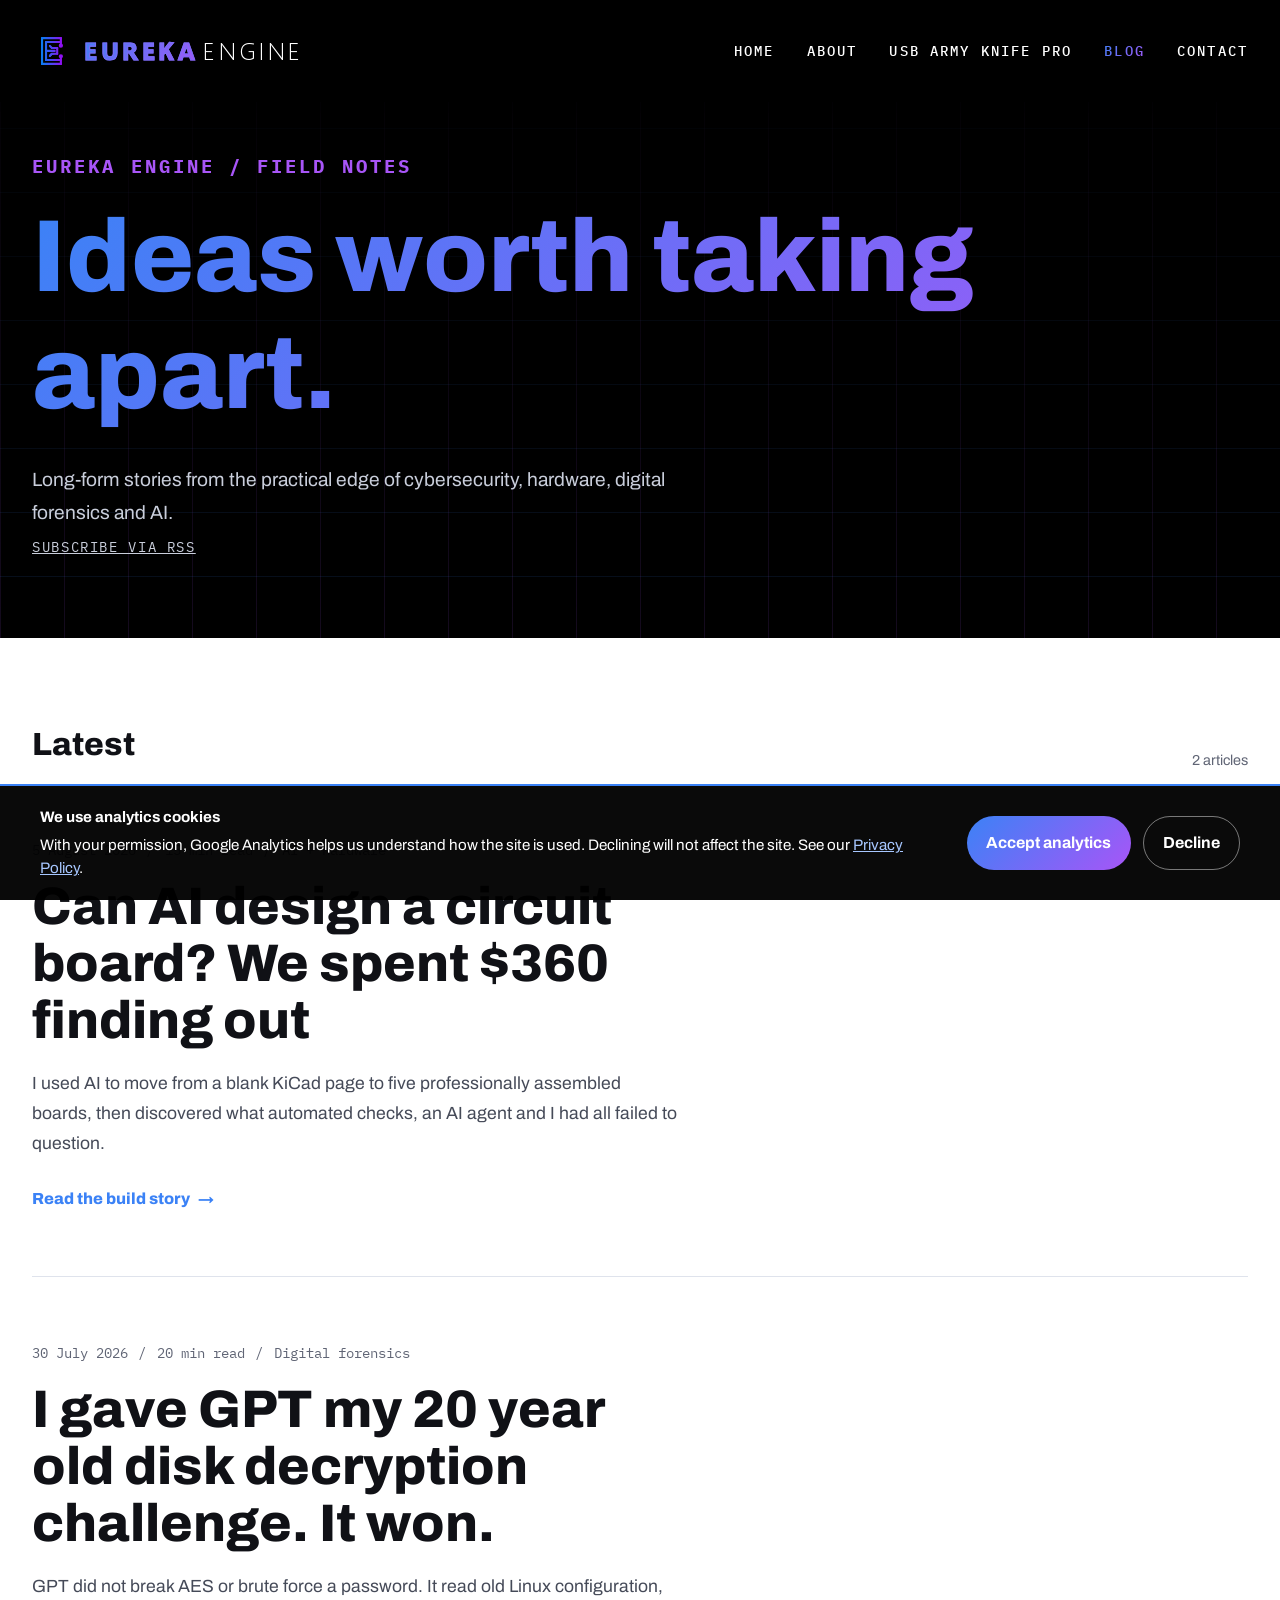
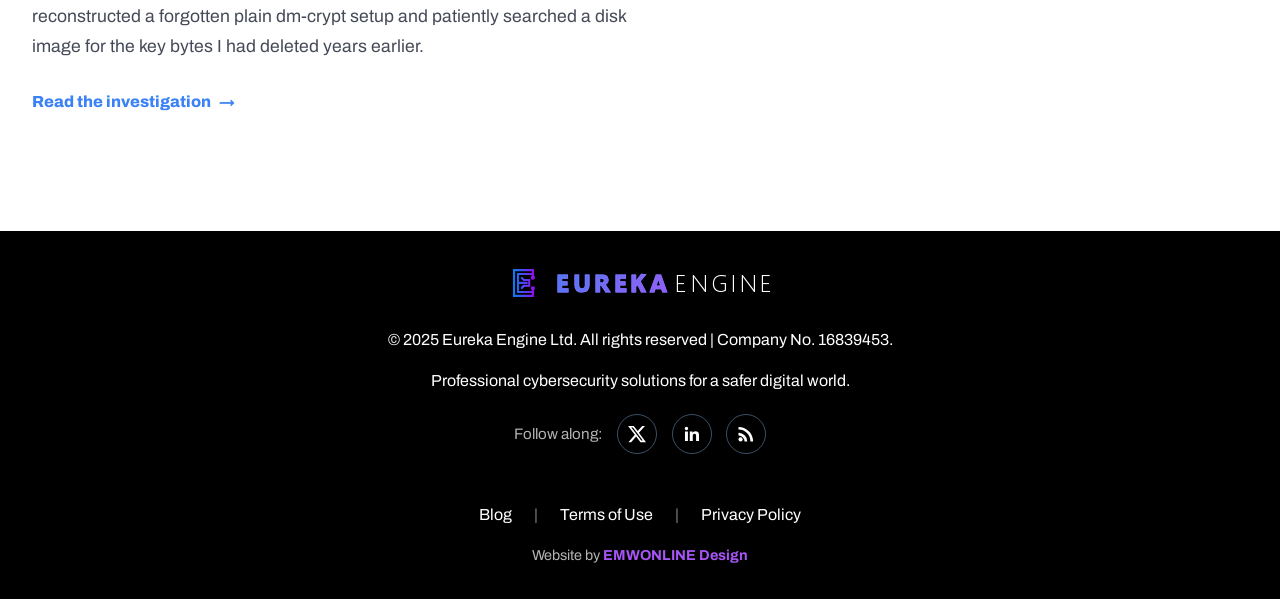
<file: blog.html>
<!DOCTYPE html>
<html lang="en-GB">
<head>
    <meta charset="UTF-8">
    <meta name="viewport" content="width=device-width, initial-scale=1.0">
    <link rel="alternate" type="application/rss+xml" title="Eureka Engine Field Notes" href="https://www.eurekaengine.co.uk/feed.xml">
    <link rel="preconnect" href="https://fonts.googleapis.com">
    <link rel="preconnect" href="https://fonts.gstatic.com" crossorigin>
    <link rel="stylesheet" href="https://fonts.googleapis.com/css2?family=Archivo:wght@300;400;500;600;700;800;900&family=IBM+Plex+Mono:wght@400;500&display=swap">
    <title>Blog | Eureka Engine</title>
    <meta name="description" content="Field notes from Eureka Engine on cybersecurity, hardware, digital forensics and the practical edge of AI.">
    <meta name="author" content="Eureka Engine Ltd">
    <link rel="canonical" href="https://www.eurekaengine.co.uk/blog">
    <link rel="icon" type="image/png" href="favicon.png">
    <link rel="stylesheet" href="blog.css">
    <link rel="stylesheet" href="cookie-consent.css">
    <script src="analytics-consent.js" defer></script>
    <meta property="og:type" content="website">
    <meta property="og:url" content="https://www.eurekaengine.co.uk/blog">
    <meta property="og:title" content="Blog | Eureka Engine">
    <meta property="og:description" content="Field notes on cybersecurity, hardware, digital forensics and AI.">
    <meta property="og:image" content="https://www.eurekaengine.co.uk/og-image.jpg">
    <meta property="og:image:secure_url" content="https://www.eurekaengine.co.uk/og-image.jpg">
    <meta property="og:image:type" content="image/jpeg">
    <meta property="og:image:width" content="1200">
    <meta property="og:image:height" content="630">
    <meta property="og:image:alt" content="Eureka Engine">
    <meta property="og:site_name" content="Eureka Engine">
    <meta property="og:locale" content="en_GB">
    <meta name="twitter:card" content="summary_large_image">
    <meta name="twitter:site" content="@eureka_engine">
    <meta name="twitter:creator" content="@eureka_engine">
    <meta name="twitter:url" content="https://www.eurekaengine.co.uk/blog">
    <meta name="twitter:title" content="Blog | Eureka Engine">
    <meta name="twitter:description" content="Field notes on cybersecurity, hardware, digital forensics and AI.">
    <meta name="twitter:image" content="https://www.eurekaengine.co.uk/og-image.jpg">
    <meta name="twitter:image:alt" content="Eureka Engine">
</head>
<body>
    <header class="site-header">
        <nav class="site-nav" aria-label="Main navigation">
            <a href="index.html" class="logo-text" aria-label="Eureka Engine home">
                <img src="logo-icon.svg" alt="" class="logo-icon" width="40" height="40">
                <span class="logo-eureka">EUREKA</span><span class="logo-engine">ENGINE</span>
            </a>
            <button class="mobile-menu-toggle" type="button" aria-label="Toggle navigation" aria-expanded="false" aria-controls="primary-navigation"><span></span><span></span><span></span></button>
            <ul class="nav-links" id="primary-navigation">
                <li><a href="index.html#home">Home</a></li>
                <li><a href="index.html#about">About</a></li>
                <li><a href="index.html#product">USB Army Knife PRO</a></li>
                <li><a href="blog.html" aria-current="page">Blog</a></li>
                <li><a href="index.html#contact">Contact</a></li>
                <li class="nav-social">
                    <a href="https://x.com/eureka_engine" target="_blank" rel="noopener noreferrer" aria-label="Follow Eureka Engine on X"><svg width="20" height="20" viewBox="0 0 24 24" fill="currentColor" aria-hidden="true"><path d="M18.244 2.25h3.308l-7.227 8.26 8.502 11.24H16.17l-5.214-6.817L4.99 21.75H1.68l7.73-8.835L1.254 2.25H8.08l4.713 6.231zm-1.161 17.52h1.833L7.084 4.126H5.117z"/></svg></a>
                    <a href="https://www.linkedin.com/company/eurekaengine" target="_blank" rel="noopener noreferrer" aria-label="Follow Eureka Engine on LinkedIn"><svg width="20" height="20" viewBox="0 0 24 24" fill="currentColor" aria-hidden="true"><path d="M20.447 20.452h-3.554v-5.569c0-1.328-.027-3.037-1.852-3.037-1.853 0-2.136 1.445-2.136 2.939v5.667H9.351V9h3.414v1.561h.046c.477-.9 1.637-1.85 3.37-1.85 3.601 0 4.267 2.37 4.267 5.455v6.286zM5.337 7.433a2.062 2.062 0 1 1 0-4.125 2.062 2.062 0 0 1 0 4.125zM7.119 20.452H3.555V9h3.564v11.452z"/></svg></a>
                </li>
            </ul>
        </nav>
    </header>

    <main>
        <section class="blog-hero">
            <div class="blog-hero-inner">
                <p class="eyebrow">Eureka Engine / Field notes</p>
                <h1>Ideas worth taking apart.</h1>
                <p>Long-form stories from the practical edge of cybersecurity, hardware, digital forensics and AI.</p>
                <p><a class="rss-link" href="feed.xml">Subscribe via RSS</a></p>
            </div>
        </section>
        <section class="blog-index" aria-labelledby="latest-posts">
            <div class="section-heading"><h2 id="latest-posts">Latest</h2><span>2 articles</span></div>
            <article class="post-card">
                <div class="post-card-copy">
                    <div class="post-meta"><time datetime="2026-08-05">5 August 2026</time><span aria-hidden="true">/</span><span>15 min read</span><span aria-hidden="true">/</span><span>AI + hardware</span></div>
                    <h2><a href="can-ai-design-circuit-board.html">Can AI design a circuit board? We spent $360 finding out</a></h2>
                    <p>I used AI to move from a blank KiCad page to five professionally assembled boards, then discovered what automated checks, an AI agent and I had all failed to question.</p>
                    <a class="read-link" href="can-ai-design-circuit-board.html">Read the build story</a>
                </div>
            </article>
            <article class="post-card">
                <div class="post-card-copy">
                    <div class="post-meta"><time datetime="2026-07-30">30 July 2026</time><span aria-hidden="true">/</span><span>20 min read</span><span aria-hidden="true">/</span><span>Digital forensics</span></div>
                    <h2><a href="gpt-encrypted-disk-recovery.html">I gave GPT my 20 year old disk decryption challenge. It won.</a></h2>
                    <p>GPT did not break AES or brute force a password. It read old Linux configuration, reconstructed a forgotten plain dm-crypt setup and patiently searched a disk image for the key bytes I had deleted years earlier.</p>
                    <a class="read-link" href="gpt-encrypted-disk-recovery.html">Read the investigation</a>
                </div>
            </article>
        </section>
    </main>

    <footer class="site-footer">
        <a href="index.html" class="logo-text footer-logo" aria-label="Eureka Engine home">
            <img src="logo-icon.svg" alt="" class="logo-icon" width="40" height="40">
            <span class="logo-eureka">EUREKA</span><span class="logo-engine">ENGINE</span>
        </a>
        <p>&copy; 2025 Eureka Engine Ltd. All rights reserved | Company No. 16839453.</p>
        <p>Professional cybersecurity solutions for a safer digital world.</p>
        <div class="footer-follow">
            <span class="footer-follow-label">Follow along:</span>
            <a href="https://x.com/eureka_engine" target="_blank" rel="noopener noreferrer" aria-label="Follow Eureka Engine on X" title="Follow us on X"><svg width="20" height="20" viewBox="0 0 24 24" fill="currentColor" aria-hidden="true"><path d="M18.244 2.25h3.308l-7.227 8.26 8.502 11.24H16.17l-5.214-6.817L4.99 21.75H1.68l7.73-8.835L1.254 2.25H8.08l4.713 6.231zm-1.161 17.52h1.833L7.084 4.126H5.117z"/></svg></a>
            <a href="https://www.linkedin.com/company/eurekaengine" target="_blank" rel="noopener noreferrer" aria-label="Follow Eureka Engine on LinkedIn" title="Follow us on LinkedIn"><svg width="20" height="20" viewBox="0 0 24 24" fill="currentColor" aria-hidden="true"><path d="M20.447 20.452h-3.554v-5.569c0-1.328-.027-3.037-1.852-3.037-1.853 0-2.136 1.445-2.136 2.939v5.667H9.351V9h3.414v1.561h.046c.477-.9 1.637-1.85 3.37-1.85 3.601 0 4.267 2.37 4.267 5.455v6.286zM5.337 7.433a2.062 2.062 0 1 1 0-4.125 2.062 2.062 0 0 1 0 4.125zM7.119 20.452H3.555V9h3.564v11.452z"/></svg></a>
            <a href="feed.xml" aria-label="Subscribe to the Eureka Engine blog via RSS" title="RSS feed"><svg width="20" height="20" viewBox="0 0 24 24" fill="currentColor" aria-hidden="true"><circle cx="5.5" cy="18.5" r="2.5"/><path d="M3 10.5v3.2a7.3 7.3 0 0 1 7.3 7.3h3.2A10.5 10.5 0 0 0 3 10.5zM3 3.5v3.2A14.3 14.3 0 0 1 17.3 21h3.2A17.5 17.5 0 0 0 3 3.5z"/></svg></a>
        </div>
        <div class="footer-links">
            <a href="blog.html">Blog</a>
            <span>&nbsp;&nbsp;|&nbsp;&nbsp;</span>
            <a href="terms-of-use.html">Terms of Use</a>
            <span>&nbsp;&nbsp;|&nbsp;&nbsp;</span>
            <a href="privacy-policy.html">Privacy Policy</a>
        </div>
        <p class="footer-credit">Website by <a href="https://www.emwonline.co.uk/" target="_blank" rel="noopener noreferrer"><strong>EMWONLINE Design</strong></a></p>
    </footer>

    <button class="back-to-top" type="button" aria-label="Back to top">&uarr;</button>
    <script>
        const menuButton = document.querySelector('.mobile-menu-toggle');
        const navigation = document.querySelector('.nav-links');
        const backToTop = document.querySelector('.back-to-top');
        menuButton.addEventListener('click', () => {
            const isOpen = navigation.classList.toggle('active');
            menuButton.setAttribute('aria-expanded', isOpen);
        });
        navigation.querySelectorAll('a').forEach((link) => link.addEventListener('click', () => {
            navigation.classList.remove('active');
            menuButton.setAttribute('aria-expanded', 'false');
        }));
        window.addEventListener('scroll', () => backToTop.classList.toggle('show', window.scrollY > 300));
        backToTop.addEventListener('click', () => window.scrollTo({ top: 0, behavior: 'smooth' }));
    </script>
</body>
</html>
</file>
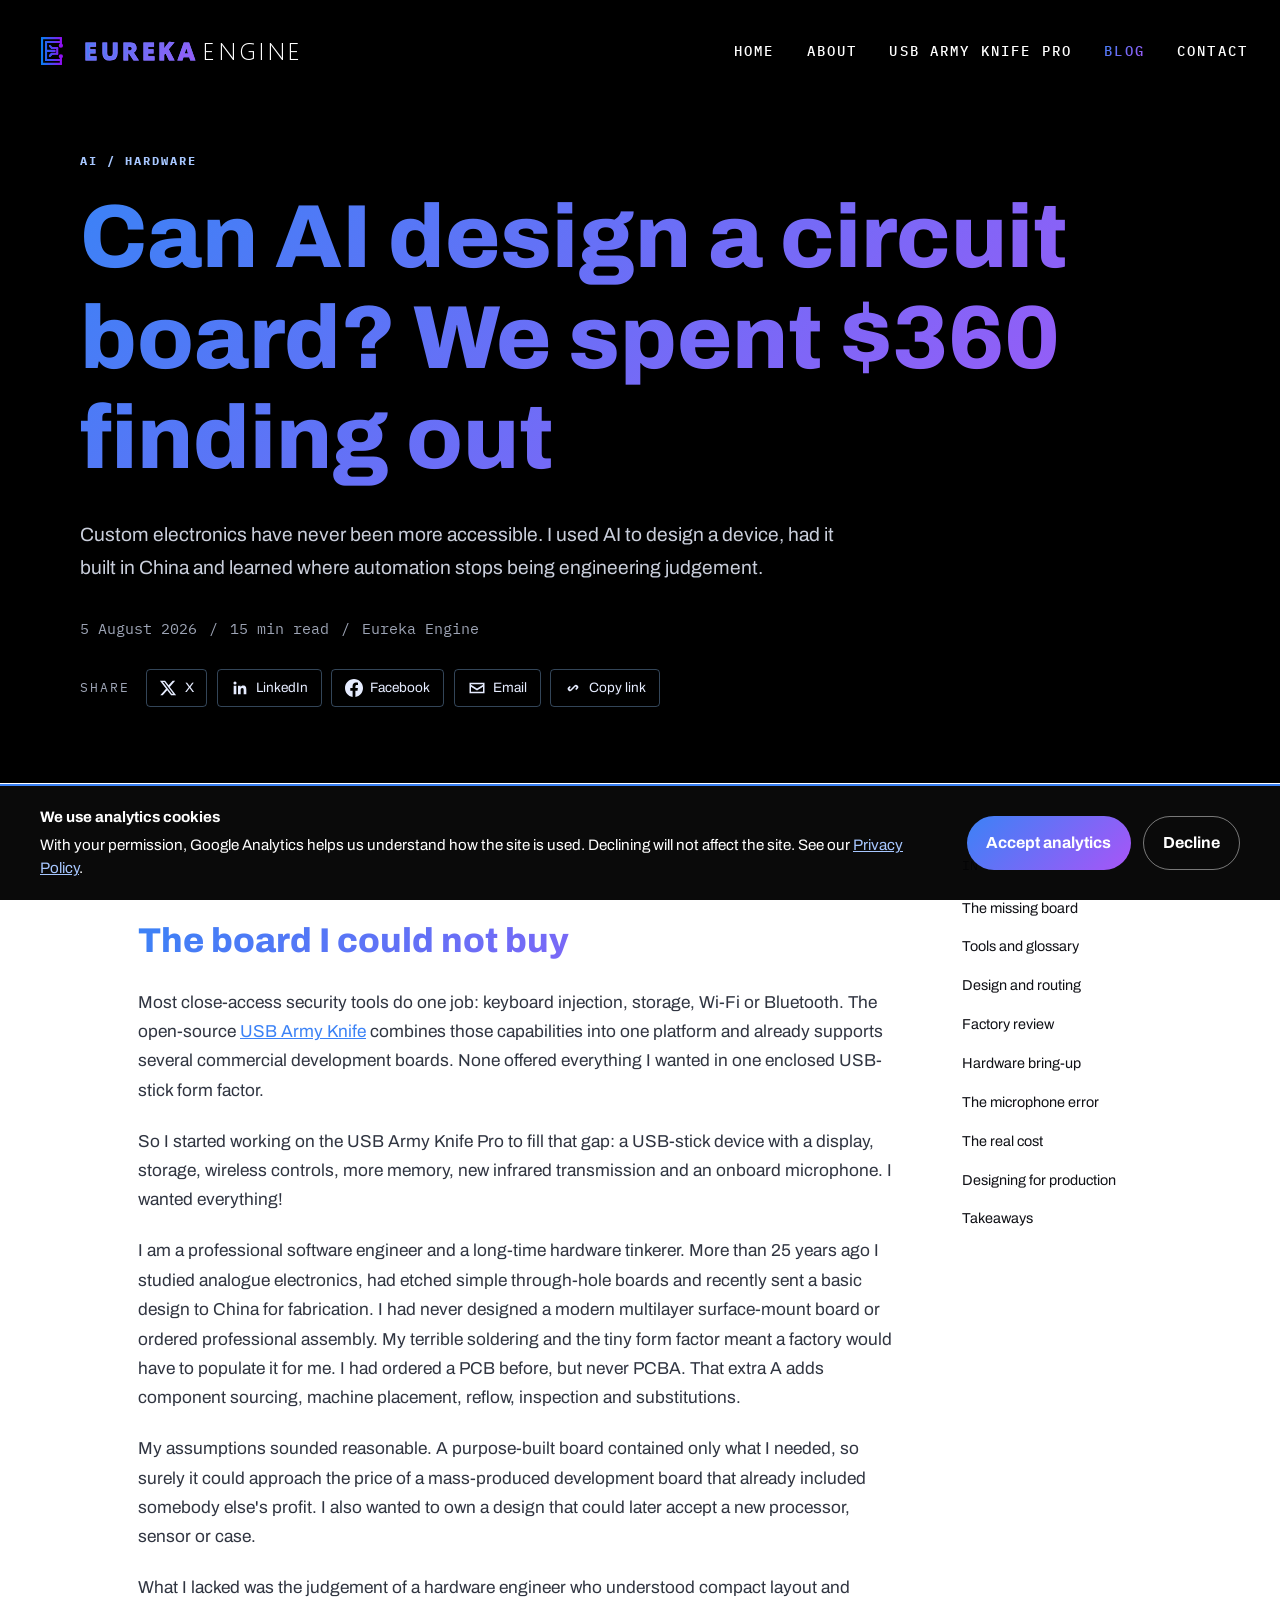
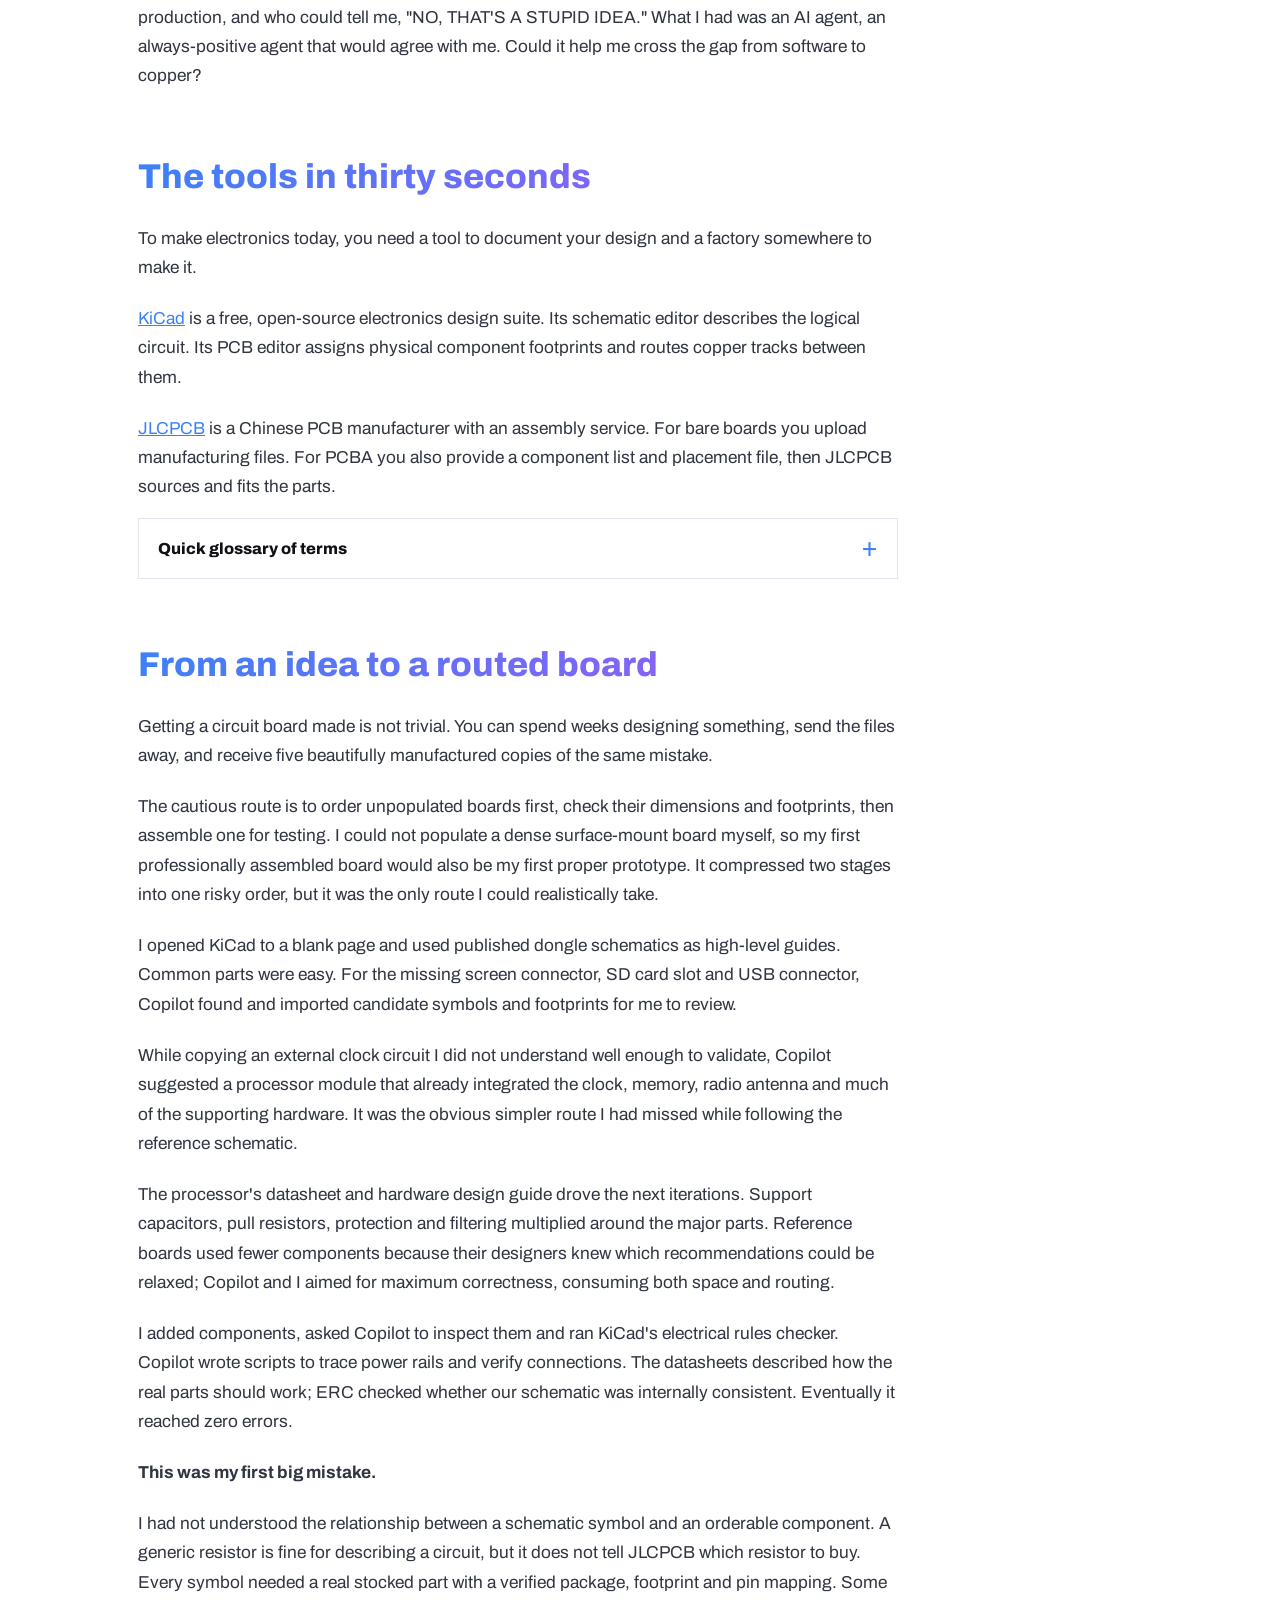
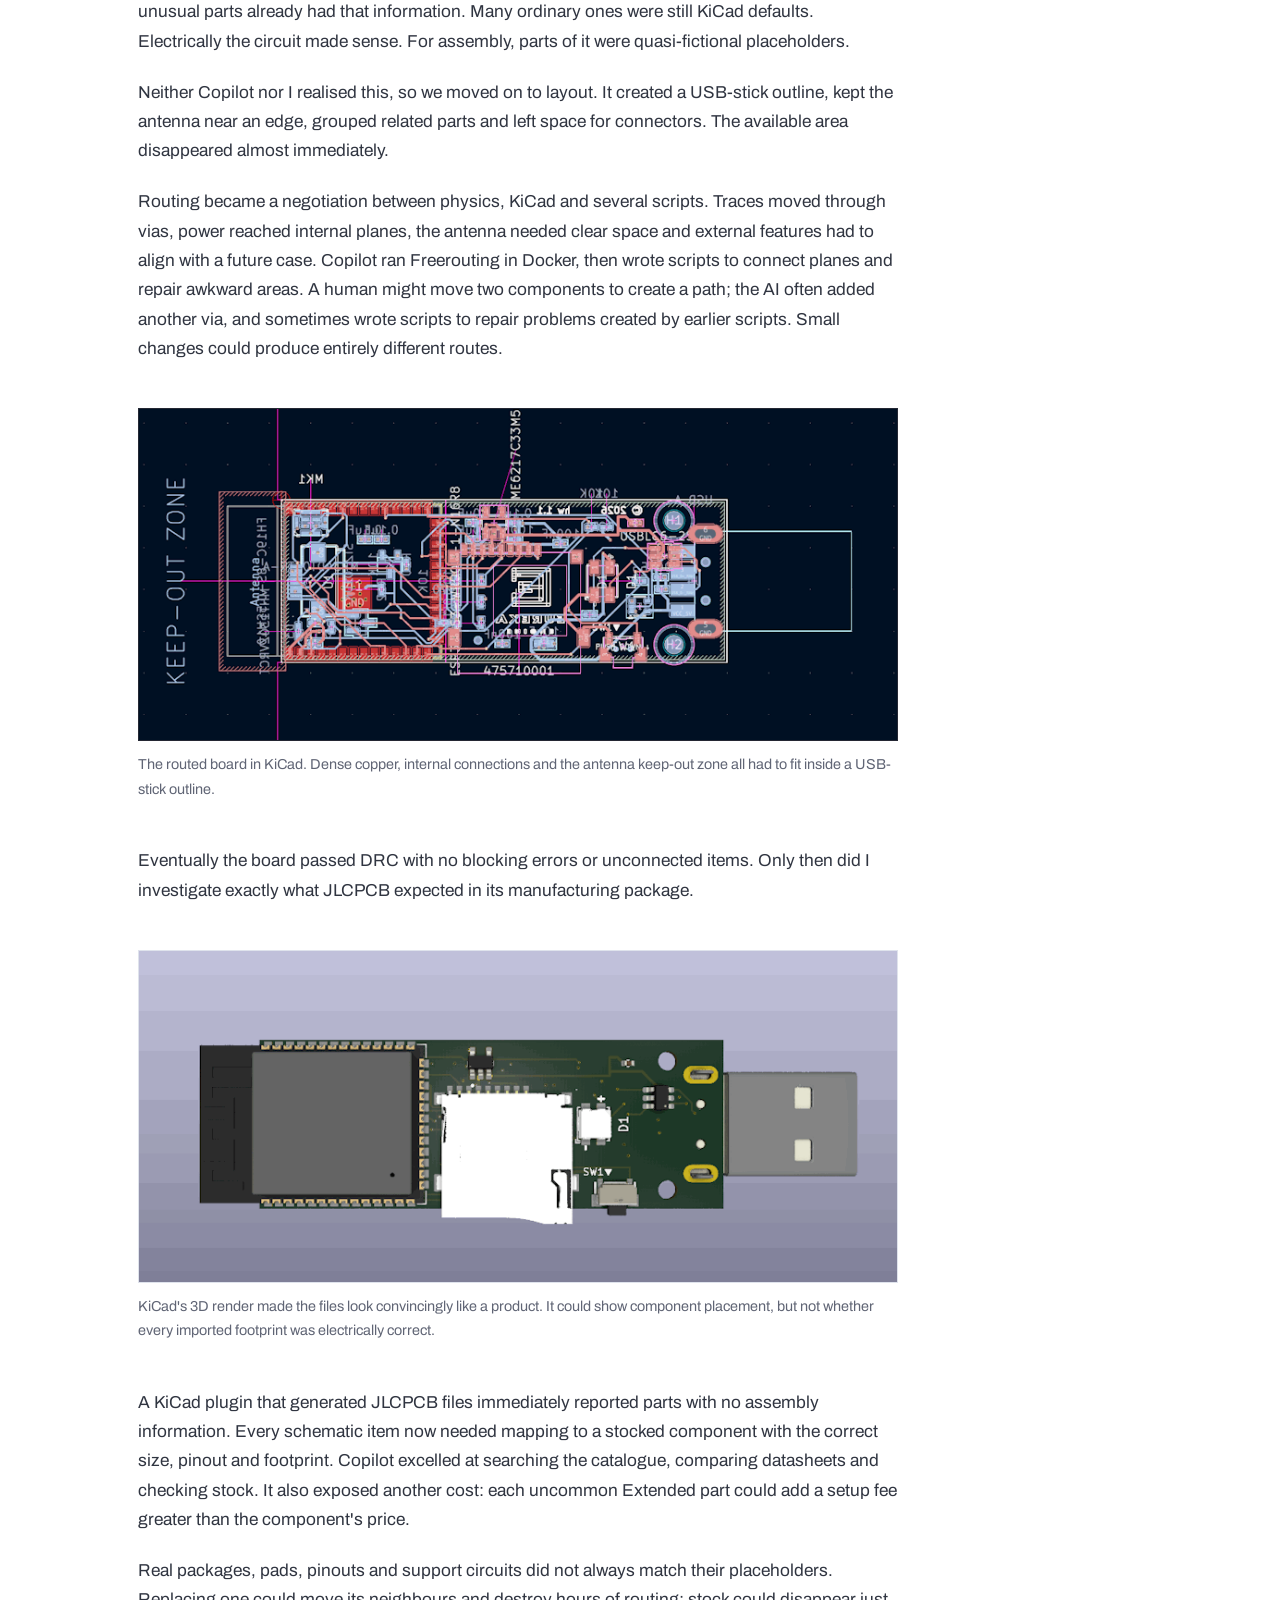
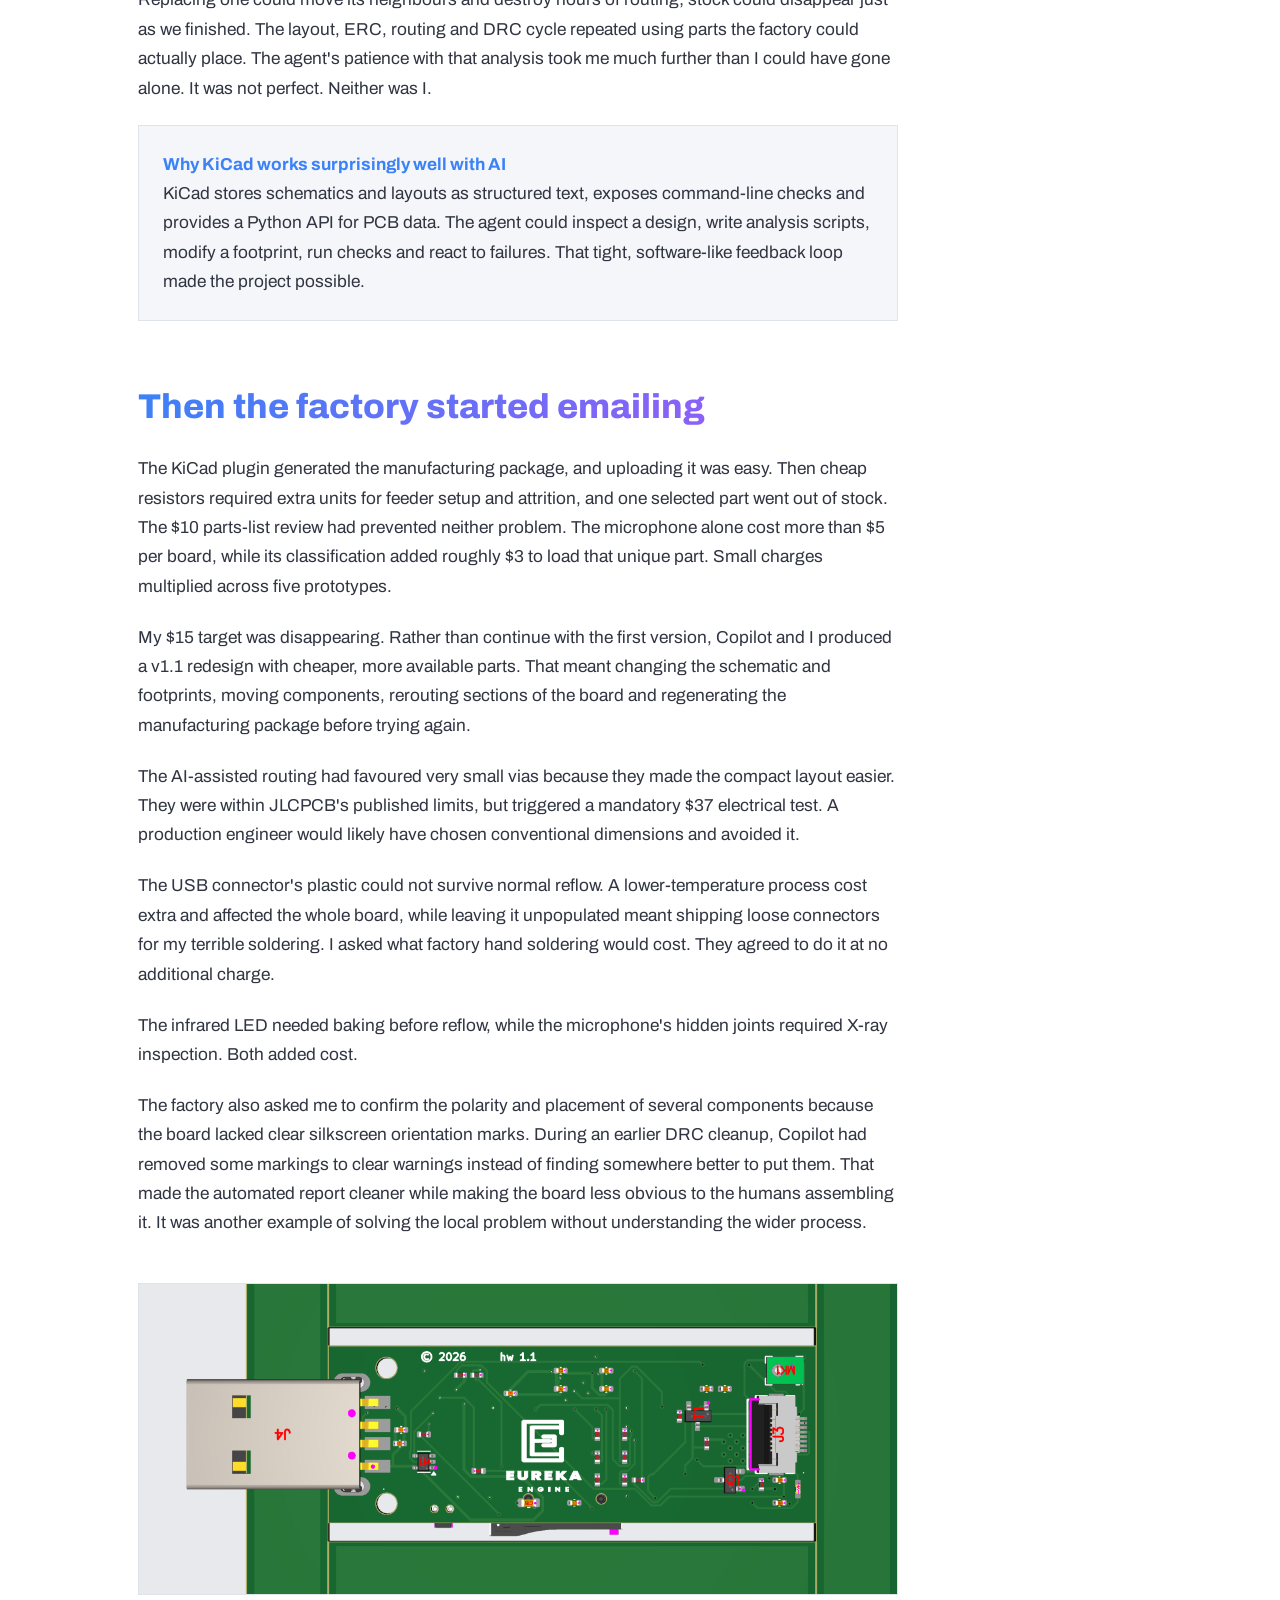
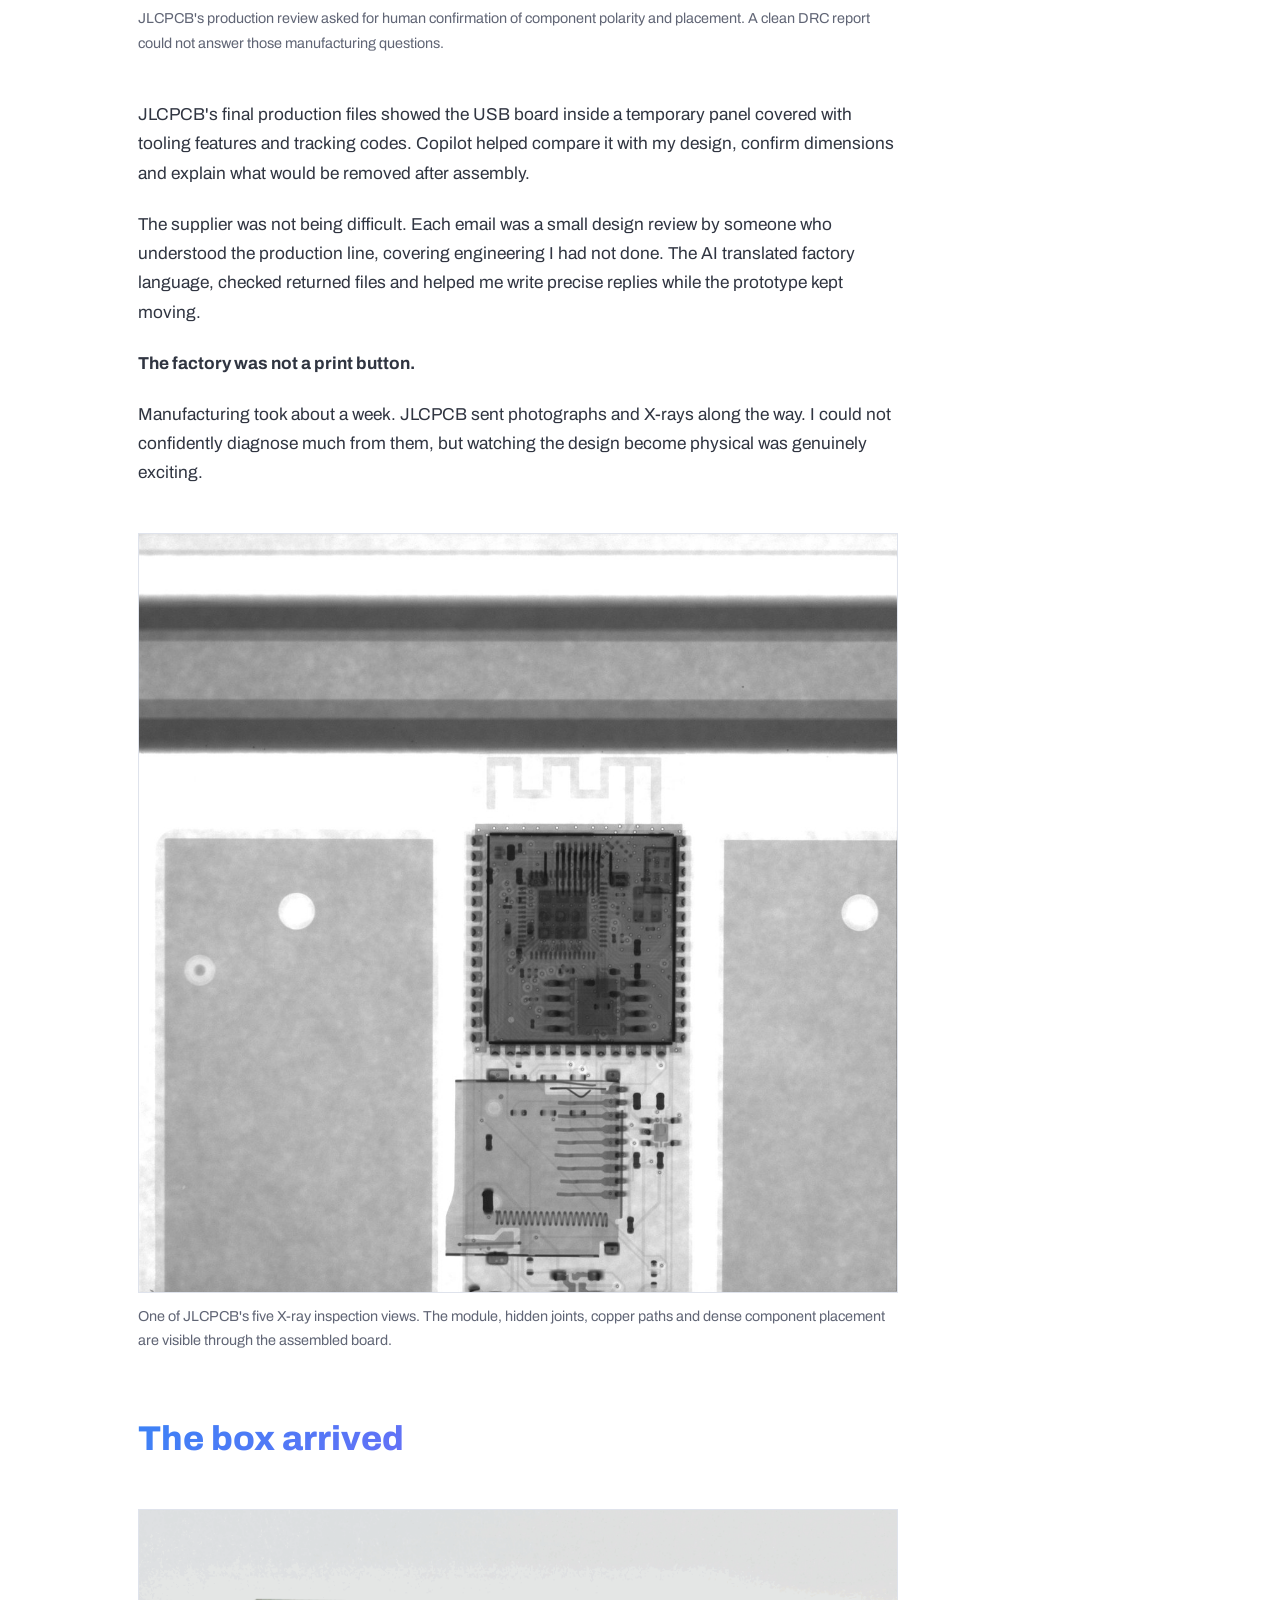
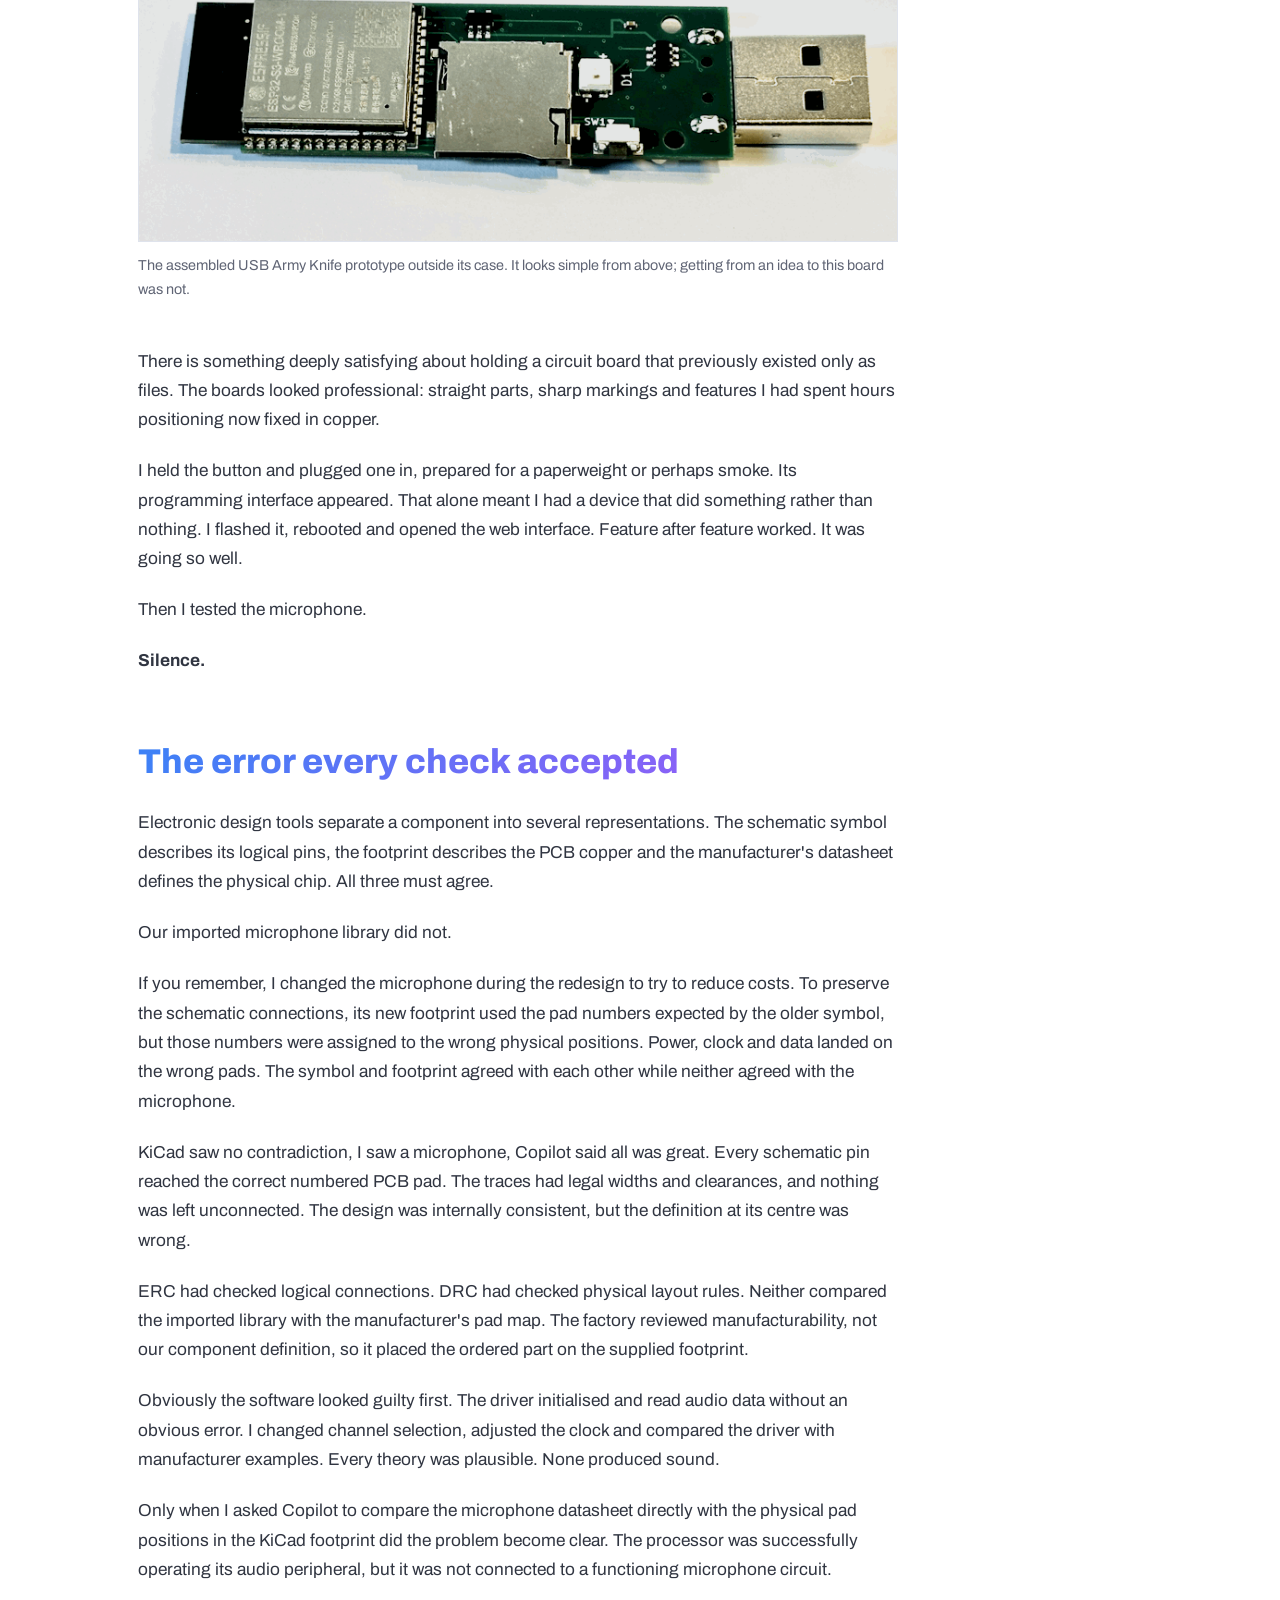
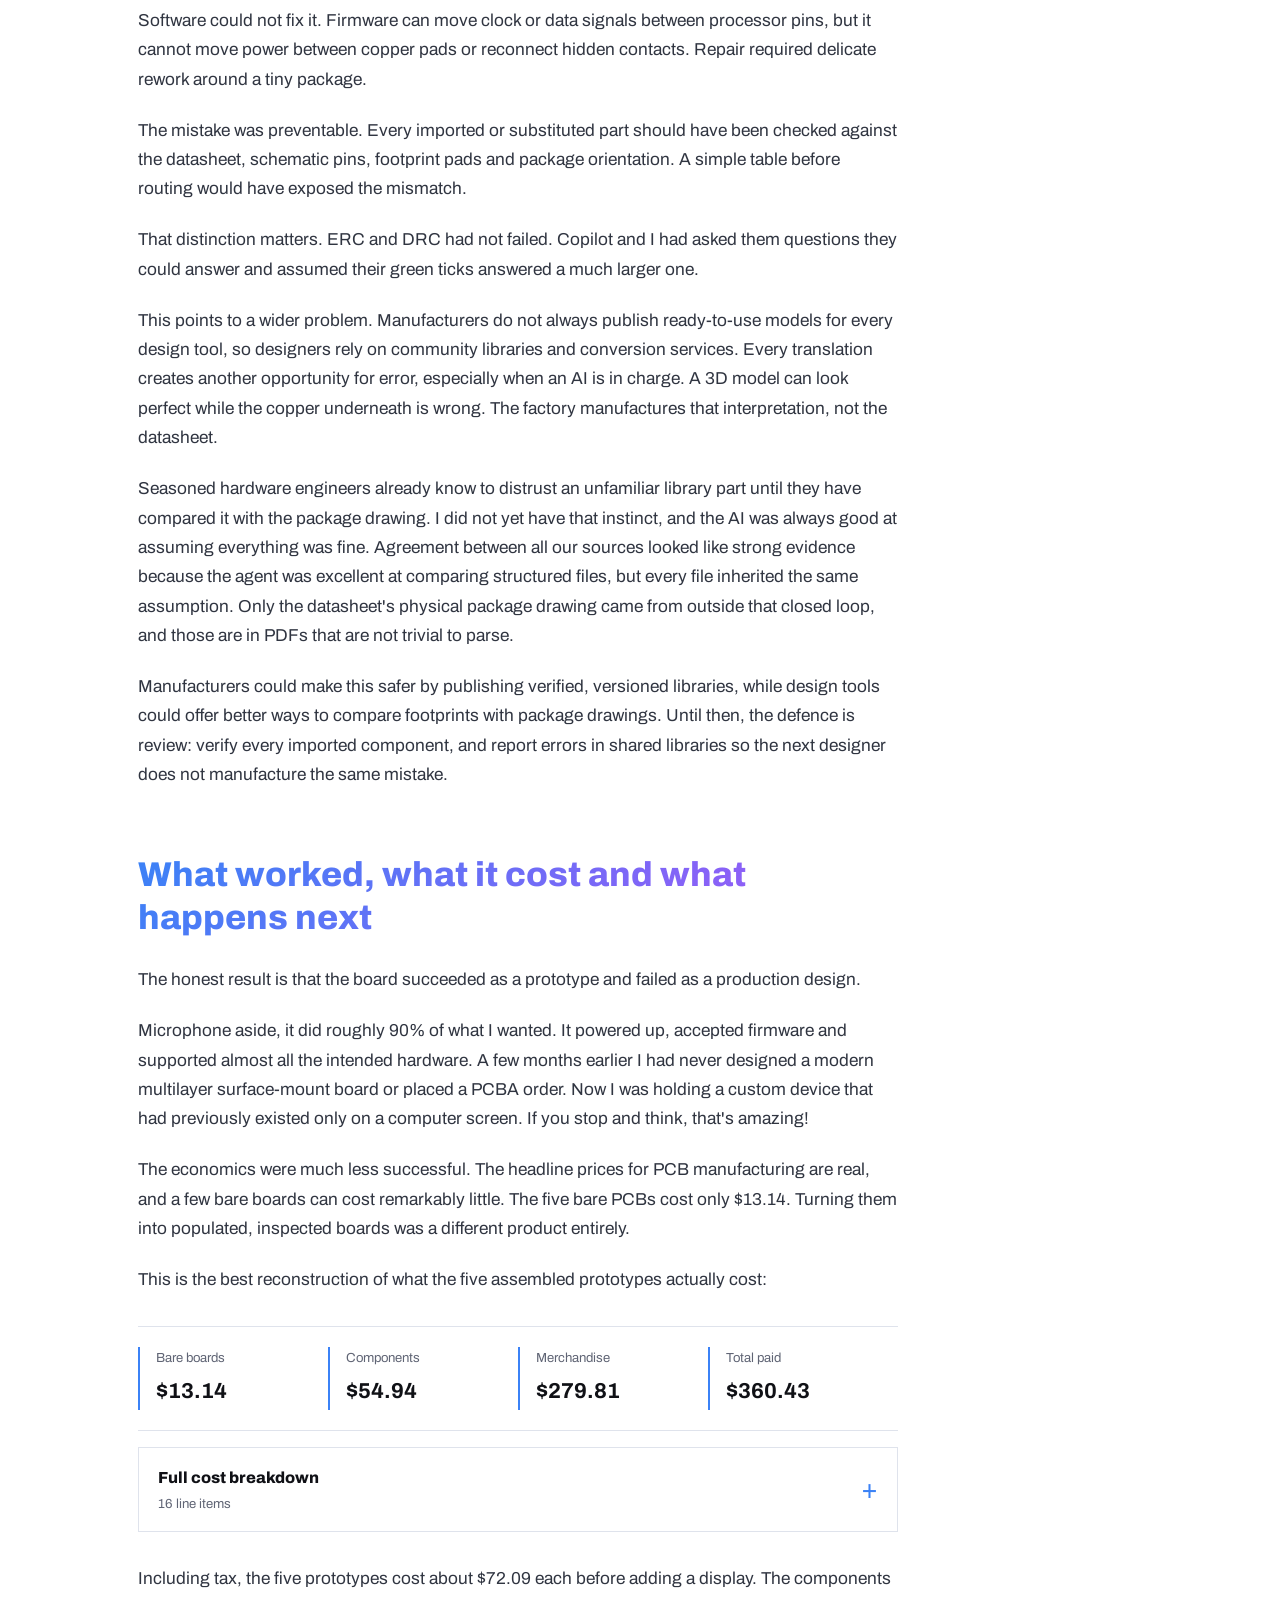
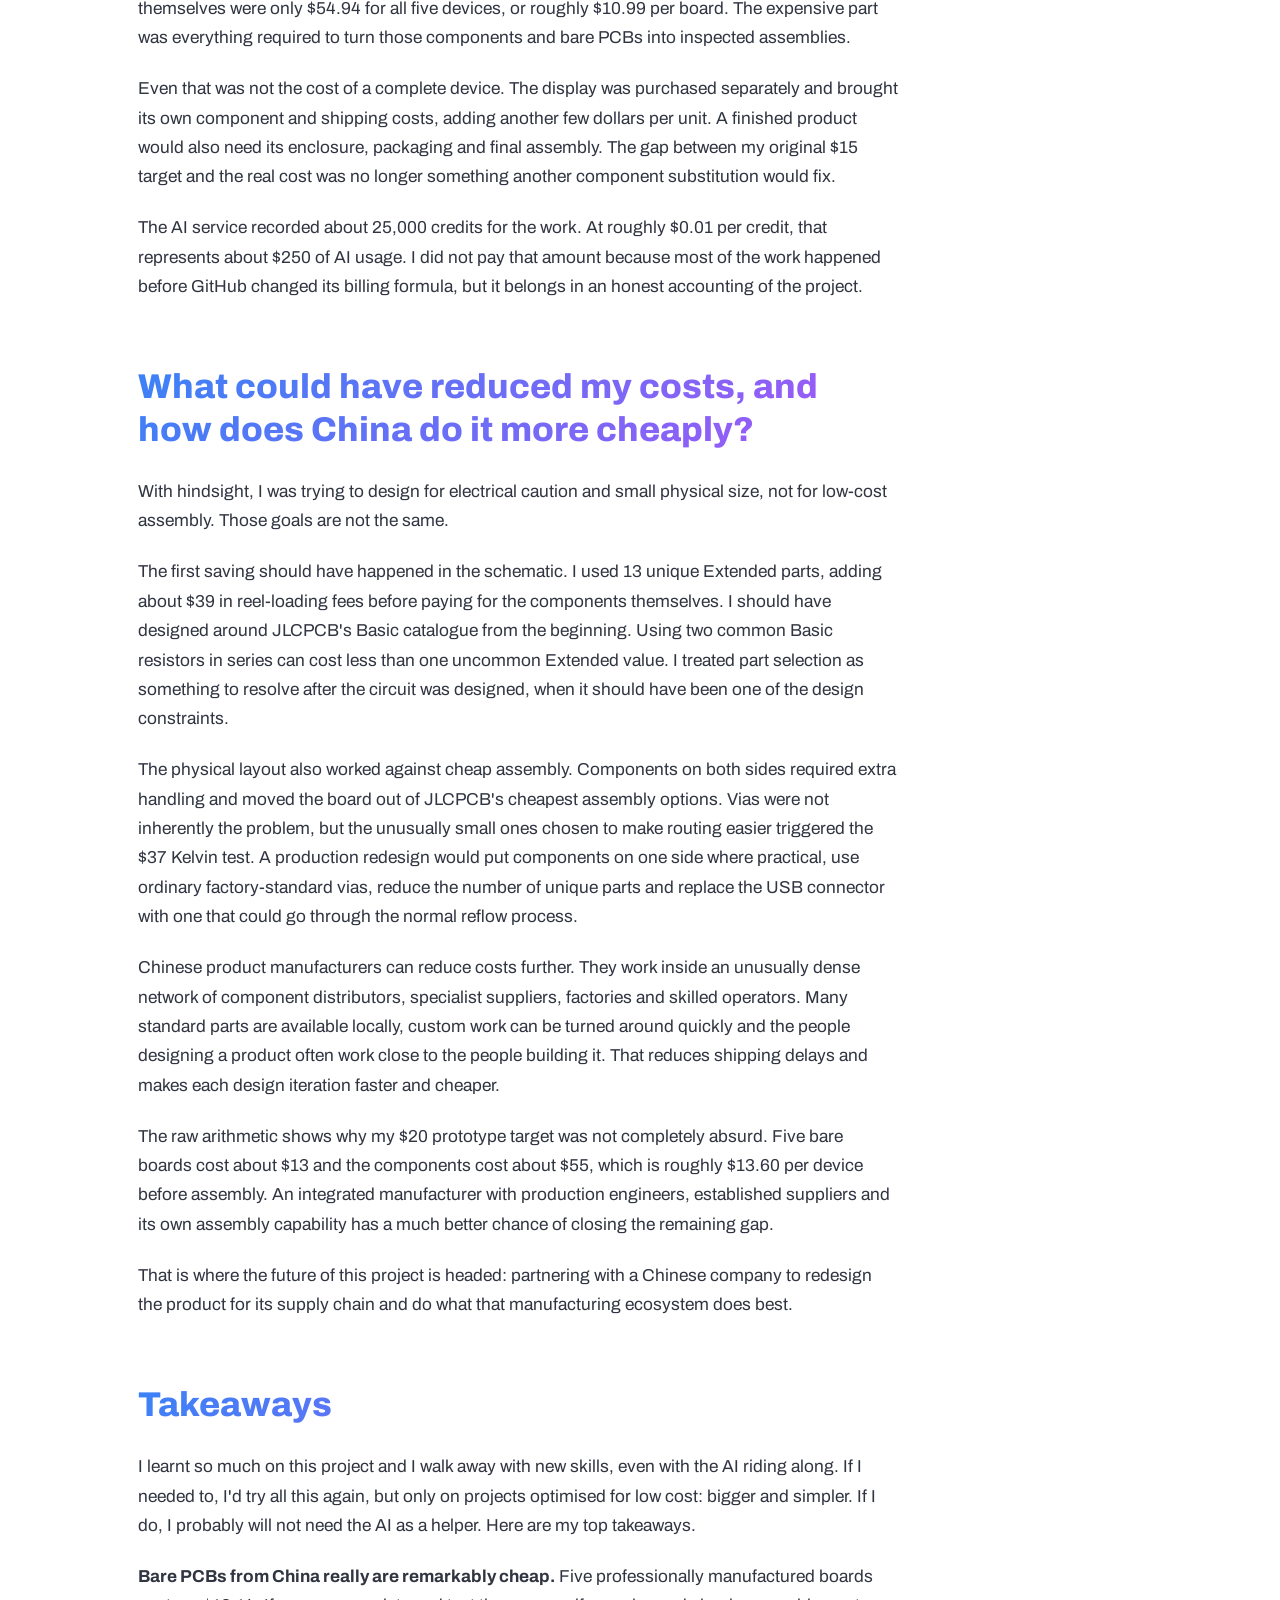
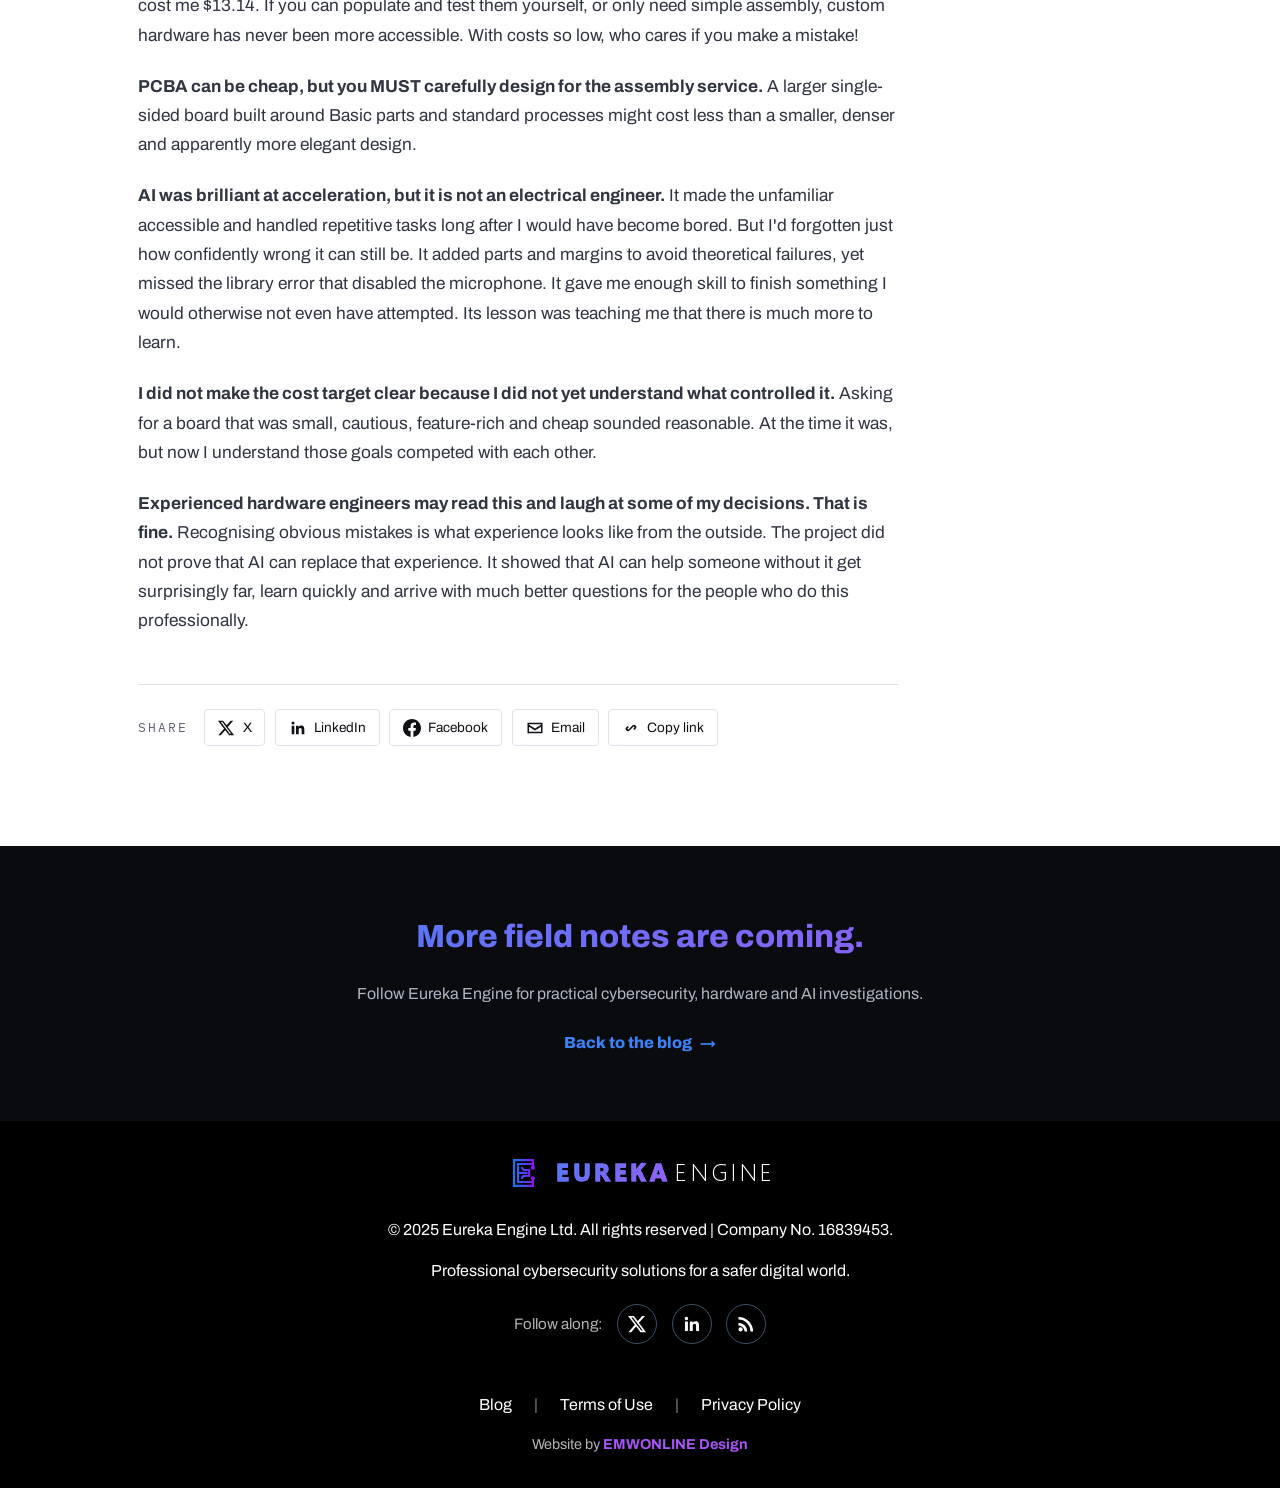
<file: can-ai-design-circuit-board.html>
<!DOCTYPE html>
<html lang="en-GB">
<head>
    <meta charset="UTF-8">
    <meta name="viewport" content="width=device-width, initial-scale=1.0">
    <link rel="alternate" type="application/rss+xml" title="Eureka Engine Field Notes" href="https://www.eurekaengine.co.uk/feed.xml">
    <link rel="preconnect" href="https://fonts.googleapis.com">
    <link rel="preconnect" href="https://fonts.gstatic.com" crossorigin>
    <link rel="stylesheet" href="https://fonts.googleapis.com/css2?family=Archivo:wght@300;400;500;600;700;800;900&family=IBM+Plex+Mono:wght@400;500&display=swap">
    <title>Can AI design a circuit board? We spent $360 finding out</title>
    <meta name="description" content="I used AI to design a custom circuit board, had five prototypes assembled in China and learned where automation stops being engineering judgement.">
    <meta name="author" content="Eureka Engine Ltd">
    <link rel="canonical" href="https://www.eurekaengine.co.uk/can-ai-design-circuit-board">
    <link rel="icon" type="image/png" href="favicon.png">
    <link rel="stylesheet" href="blog.css">
    <link rel="stylesheet" href="cookie-consent.css">
    <script src="analytics-consent.js" defer></script>
    <meta property="og:type" content="article">
    <meta property="og:url" content="https://www.eurekaengine.co.uk/can-ai-design-circuit-board">
    <meta property="og:title" content="Can AI design a circuit board? We spent $360 finding out">
    <meta property="og:description" content="From a blank KiCad page to five assembled boards: what AI accelerated, what every automated check missed and why the prototypes cost $360.">
    <meta property="og:image" content="https://www.eurekaengine.co.uk/images/ai-circuit-board-social.jpg">
    <meta property="og:image:secure_url" content="https://www.eurekaengine.co.uk/images/ai-circuit-board-social.jpg">
    <meta property="og:image:type" content="image/jpeg">
    <meta property="og:image:width" content="1200">
    <meta property="og:image:height" content="630">
    <meta property="og:image:alt" content="Can AI Design a Circuit Board alongside an X-ray of the USB Army Knife PCB">
    <meta property="og:site_name" content="Eureka Engine">
    <meta property="og:locale" content="en_GB">
    <meta property="article:published_time" content="2026-08-05">
    <meta property="article:section" content="AI and hardware">
    <meta name="twitter:card" content="summary_large_image">
    <meta name="twitter:site" content="@eureka_engine">
    <meta name="twitter:creator" content="@eureka_engine">
    <meta name="twitter:url" content="https://www.eurekaengine.co.uk/can-ai-design-circuit-board">
    <meta name="twitter:title" content="Can AI design a circuit board? We spent $360 finding out">
    <meta name="twitter:description" content="I used AI to design a board, had it assembled in China and learned where automation stops being engineering judgement.">
    <meta name="twitter:image" content="https://www.eurekaengine.co.uk/images/ai-circuit-board-social.jpg">
    <meta name="twitter:image:alt" content="Can AI Design a Circuit Board alongside an X-ray of the USB Army Knife PCB">
    <script type="application/ld+json">
    {
        "@context": "https://schema.org",
        "@type": "BlogPosting",
        "headline": "Can AI design a circuit board? We spent $360 finding out",
        "description": "I used AI to design a custom circuit board, had five prototypes assembled in China and learned where automation stops being engineering judgement.",
        "datePublished": "2026-08-05",
        "dateModified": "2026-08-06",
        "author": { "@type": "Organization", "name": "Eureka Engine Ltd" },
        "publisher": {
            "@type": "Organization",
            "name": "Eureka Engine Ltd",
            "logo": { "@type": "ImageObject", "url": "https://www.eurekaengine.co.uk/favicon.png" }
        },
        "mainEntityOfPage": "https://www.eurekaengine.co.uk/can-ai-design-circuit-board",
        "image": "https://www.eurekaengine.co.uk/images/ai-circuit-board-social.jpg"
    }
    </script>
</head>
<body>
    <header class="site-header">
        <nav class="site-nav" aria-label="Main navigation">
            <a href="index.html" class="logo-text" aria-label="Eureka Engine home">
                <img src="logo-icon.svg" alt="" class="logo-icon" width="40" height="40">
                <span class="logo-eureka">EUREKA</span><span class="logo-engine">ENGINE</span>
            </a>
            <button class="mobile-menu-toggle" type="button" aria-label="Toggle navigation" aria-expanded="false" aria-controls="primary-navigation"><span></span><span></span><span></span></button>
            <ul class="nav-links" id="primary-navigation">
                <li><a href="index.html#home">Home</a></li>
                <li><a href="index.html#about">About</a></li>
                <li><a href="index.html#product">USB Army Knife PRO</a></li>
                <li><a href="blog.html" aria-current="page">Blog</a></li>
                <li><a href="index.html#contact">Contact</a></li>
                <li class="nav-social">
                    <a href="https://x.com/eureka_engine" target="_blank" rel="noopener noreferrer" aria-label="Follow Eureka Engine on X"><svg width="20" height="20" viewBox="0 0 24 24" fill="currentColor" aria-hidden="true"><path d="M18.244 2.25h3.308l-7.227 8.26 8.502 11.24H16.17l-5.214-6.817L4.99 21.75H1.68l7.73-8.835L1.254 2.25H8.08l4.713 6.231zm-1.161 17.52h1.833L7.084 4.126H5.117z"/></svg></a>
                    <a href="https://www.linkedin.com/company/eurekaengine" target="_blank" rel="noopener noreferrer" aria-label="Follow Eureka Engine on LinkedIn"><svg width="20" height="20" viewBox="0 0 24 24" fill="currentColor" aria-hidden="true"><path d="M20.447 20.452h-3.554v-5.569c0-1.328-.027-3.037-1.852-3.037-1.853 0-2.136 1.445-2.136 2.939v5.667H9.351V9h3.414v1.561h.046c.477-.9 1.637-1.85 3.37-1.85 3.601 0 4.267 2.37 4.267 5.455v6.286zM5.337 7.433a2.062 2.062 0 1 1 0-4.125 2.062 2.062 0 0 1 0 4.125zM7.119 20.452H3.555V9h3.564v11.452z"/></svg></a>
                </li>
            </ul>
        </nav>
    </header>

    <main>
        <header class="article-hero">
            <div class="article-hero-inner">
                <p class="eyebrow">AI / Hardware</p>
                <h1>Can AI design a circuit board? We spent $360 finding out</h1>
                <p class="standfirst">Custom electronics have never been more accessible. I used AI to design a device, had it built in China and learned where automation stops being engineering judgement.</p>
                <div class="article-meta"><time datetime="2026-08-05">5 August 2026</time><span aria-hidden="true">/</span><span>15 min read</span><span aria-hidden="true">/</span><span>Eureka Engine</span></div>
                <div data-share class="share-hero"></div>
            </div>
        </header>

        <div class="article-layout">
            <article class="article-body">
                <h2 id="board">The board I could not buy</h2>
                <p>Most close-access security tools do one job: keyboard injection, storage, Wi-Fi or Bluetooth. The open-source <a href="https://github.com/i-am-shodan/USBArmyKnife">USB Army Knife</a> combines those capabilities into one platform and already supports several commercial development boards. None offered everything I wanted in one enclosed USB-stick form factor.</p>
                <p>So I started working on the USB Army Knife Pro to fill that gap: a USB-stick device with a display, storage, wireless controls, more memory, new infrared transmission and an onboard microphone. I wanted everything!</p>
                <p>I am a professional software engineer and a long-time hardware tinkerer. More than 25 years ago I studied analogue electronics, had etched simple through-hole boards and recently sent a basic design to China for fabrication. I had never designed a modern multilayer surface-mount board or ordered professional assembly. My terrible soldering and the tiny form factor meant a factory would have to populate it for me. I had ordered a PCB before, but never PCBA. That extra A adds component sourcing, machine placement, reflow, inspection and substitutions.</p>
                <p>My assumptions sounded reasonable. A purpose-built board contained only what I needed, so surely it could approach the price of a mass-produced development board that already included somebody else's profit. I also wanted to own a design that could later accept a new processor, sensor or case.</p>
                <p>What I lacked was the judgement of a hardware engineer who understood compact layout and production, and who could tell me, "NO, THAT'S A STUPID IDEA." What I had was an AI agent, an always-positive agent that would agree with me. Could it help me cross the gap from software to copper?</p>

                <h2 id="tools">The tools in thirty seconds</h2>
                <p>To make electronics today, you need a tool to document your design and a factory somewhere to make it.</p>
                <p><a href="https://www.kicad.org/">KiCad</a> is a free, open-source electronics design suite. Its schematic editor describes the logical circuit. Its PCB editor assigns physical component footprints and routes copper tracks between them.</p>
                <p><a href="https://jlcpcb.com/">JLCPCB</a> is a Chinese PCB manufacturer with an assembly service. For bare boards you upload manufacturing files. For PCBA you also provide a component list and placement file, then JLCPCB sources and fits the parts.</p>

                <details class="article-details glossary-details">
                    <summary><span>Quick glossary of terms</span></summary>
                    <div class="glossary-content">
                        <ul>
                            <li><strong>AI credit:</strong> The service's billing unit for AI usage, not one raw model token.</li>
                            <li><strong>BOM:</strong> Bill of materials. The component shopping list sent to the assembly company.</li>
                            <li><strong>CPL:</strong> Component placement list. It tells the factory where each part belongs and its rotation.</li>
                            <li><strong>ERC / DRC:</strong> KiCad checks for logical schematic errors and physical PCB rule violations.</li>
                            <li><strong>PCB:</strong> The bare printed circuit board.</li>
                            <li><strong>PCBA:</strong> A PCB with its electronic components fitted and soldered.</li>
                            <li><strong>Basic / Extended part:</strong> JLCPCB parts already loaded for assembly, or parts that require a paid reel-loading setup.</li>
                            <li><strong>Gerbers:</strong> Manufacturing files describing the physical PCB layers.</li>
                            <li><strong>Footprint:</strong> The copper pad pattern used to mount a component.</li>
                            <li><strong>Via:</strong> A small plated hole carrying an electrical connection between copper layers.</li>
                            <li><strong>Reflow:</strong> Heating solder paste until it melts and joins surface-mounted components to the board.</li>
                            <li><strong>Flying probe / Kelvin test:</strong> Electrical tests for connections and the resistance of very small plated holes.</li>
                        </ul>
                    </div>
                </details>

                <h2 id="design">From an idea to a routed board</h2>
                <p>Getting a circuit board made is not trivial. You can spend weeks designing something, send the files away, and receive five beautifully manufactured copies of the same mistake.</p>
                <p>The cautious route is to order unpopulated boards first, check their dimensions and footprints, then assemble one for testing. I could not populate a dense surface-mount board myself, so my first professionally assembled board would also be my first proper prototype. It compressed two stages into one risky order, but it was the only route I could realistically take.</p>
                <p>I opened KiCad to a blank page and used published dongle schematics as high-level guides. Common parts were easy. For the missing screen connector, SD card slot and USB connector, Copilot found and imported candidate symbols and footprints for me to review.</p>
                <p>While copying an external clock circuit I did not understand well enough to validate, Copilot suggested a processor module that already integrated the clock, memory, radio antenna and much of the supporting hardware. It was the obvious simpler route I had missed while following the reference schematic.</p>
                <p>The processor's datasheet and hardware design guide drove the next iterations. Support capacitors, pull resistors, protection and filtering multiplied around the major parts. Reference boards used fewer components because their designers knew which recommendations could be relaxed; Copilot and I aimed for maximum correctness, consuming both space and routing.</p>
                <p>I added components, asked Copilot to inspect them and ran KiCad's electrical rules checker. Copilot wrote scripts to trace power rails and verify connections. The datasheets described how the real parts should work; ERC checked whether our schematic was internally consistent. Eventually it reached zero errors.</p>
                <p><strong>This was my first big mistake.</strong></p>
                <p>I had not understood the relationship between a schematic symbol and an orderable component. A generic resistor is fine for describing a circuit, but it does not tell JLCPCB which resistor to buy. Every symbol needed a real stocked part with a verified package, footprint and pin mapping. Some unusual parts already had that information. Many ordinary ones were still KiCad defaults. Electrically the circuit made sense. For assembly, parts of it were quasi-fictional placeholders.</p>
                <p>Neither Copilot nor I realised this, so we moved on to layout. It created a USB-stick outline, kept the antenna near an edge, grouped related parts and left space for connectors. The available area disappeared almost immediately.</p>
                <p>Routing became a negotiation between physics, KiCad and several scripts. Traces moved through vias, power reached internal planes, the antenna needed clear space and external features had to align with a future case. Copilot ran Freerouting in Docker, then wrote scripts to connect planes and repair awkward areas. A human might move two components to create a path; the AI often added another via, and sometimes wrote scripts to repair problems created by earlier scripts. Small changes could produce entirely different routes.</p>

                <figure class="article-figure">
                    <img src="images/usb-army-knife-kicad-layout.png" alt="KiCad PCB editor view of the compact USB Army Knife board showing routed copper, components and the antenna keep-out zone" width="820" height="358" loading="lazy">
                    <figcaption>The routed board in KiCad. Dense copper, internal connections and the antenna keep-out zone all had to fit inside a USB-stick outline.</figcaption>
                </figure>

                <p>Eventually the board passed DRC with no blocking errors or unconnected items. Only then did I investigate exactly what JLCPCB expected in its manufacturing package.</p>

                <figure class="article-figure article-figure-light">
                    <img src="images/usb-army-knife-3d-render.png" alt="KiCad 3D rendering of the USB Army Knife PCB with processor module, microSD slot, controls and USB connector" width="820" height="358" loading="lazy">
                    <figcaption>KiCad's 3D render made the files look convincingly like a product. It could show component placement, but not whether every imported footprint was electrically correct.</figcaption>
                </figure>

                <p>A KiCad plugin that generated JLCPCB files immediately reported parts with no assembly information. Every schematic item now needed mapping to a stocked component with the correct size, pinout and footprint. Copilot excelled at searching the catalogue, comparing datasheets and checking stock. It also exposed another cost: each uncommon Extended part could add a setup fee greater than the component's price.</p>
                <p>Real packages, pads, pinouts and support circuits did not always match their placeholders. Replacing one could move its neighbours and destroy hours of routing; stock could disappear just as we finished. The layout, ERC, routing and DRC cycle repeated using parts the factory could actually place. The agent's patience with that analysis took me much further than I could have gone alone. It was not perfect. Neither was I.</p>
                <aside class="technical-note" aria-label="Why KiCad works well with AI">
                    <p><strong>Why KiCad works surprisingly well with AI</strong></p>
                    <p>KiCad stores schematics and layouts as structured text, exposes command-line checks and provides a Python API for PCB data. The agent could inspect a design, write analysis scripts, modify a footprint, run checks and react to failures. That tight, software-like feedback loop made the project possible.</p>
                </aside>

                <h2 id="factory">Then the factory started emailing</h2>
                <p>The KiCad plugin generated the manufacturing package, and uploading it was easy. Then cheap resistors required extra units for feeder setup and attrition, and one selected part went out of stock. The $10 parts-list review had prevented neither problem. The microphone alone cost more than $5 per board, while its classification added roughly $3 to load that unique part. Small charges multiplied across five prototypes.</p>
                <p>My $15 target was disappearing. Rather than continue with the first version, Copilot and I produced a v1.1 redesign with cheaper, more available parts. That meant changing the schematic and footprints, moving components, rerouting sections of the board and regenerating the manufacturing package before trying again.</p>
                <p>The AI-assisted routing had favoured very small vias because they made the compact layout easier. They were within JLCPCB's published limits, but triggered a mandatory $37 electrical test. A production engineer would likely have chosen conventional dimensions and avoided it.</p>
                <p>The USB connector's plastic could not survive normal reflow. A lower-temperature process cost extra and affected the whole board, while leaving it unpopulated meant shipping loose connectors for my terrible soldering. I asked what factory hand soldering would cost. They agreed to do it at no additional charge.</p>
                <p>The infrared LED needed baking before reflow, while the microphone's hidden joints required X-ray inspection. Both added cost.</p>
                <p>The factory also asked me to confirm the polarity and placement of several components because the board lacked clear silkscreen orientation marks. During an earlier DRC cleanup, Copilot had removed some markings to clear warnings instead of finding somewhere better to put them. That made the automated report cleaner while making the board less obvious to the humans assembling it. It was another example of solving the local problem without understanding the wider process.</p>

                <figure class="article-figure article-figure-light">
                    <img src="images/jlcpcb-polarity-review.png" alt="Factory review rendering of the USB Army Knife PCB with polarity and placement markers around components" width="2416" height="992" loading="lazy">
                    <figcaption>JLCPCB's production review asked for human confirmation of component polarity and placement. A clean DRC report could not answer those manufacturing questions.</figcaption>
                </figure>

                <p>JLCPCB's final production files showed the USB board inside a temporary panel covered with tooling features and tracking codes. Copilot helped compare it with my design, confirm dimensions and explain what would be removed after assembly.</p>
                <p>The supplier was not being difficult. Each email was a small design review by someone who understood the production line, covering engineering I had not done. The AI translated factory language, checked returned files and helped me write precise replies while the prototype kept moving.</p>
                <p><strong>The factory was not a print button.</strong></p>
                <p>Manufacturing took about a week. JLCPCB sent photographs and X-rays along the way. I could not confidently diagnose much from them, but watching the design become physical was genuinely exciting.</p>

                <figure class="article-figure article-figure-light">
                    <img src="images/usb-army-knife-pcba-xray.jpg" alt="Factory X-ray inspection image showing the assembled USB Army Knife PCB, processor module, solder joints and internal copper traces" width="1200" height="1200" loading="lazy">
                    <figcaption>One of JLCPCB's five X-ray inspection views. The module, hidden joints, copper paths and dense component placement are visible through the assembled board.</figcaption>
                </figure>

                <h2 id="arrival">The box arrived</h2>

                <figure class="article-figure article-figure-light">
                    <img src="images/usb-army-knife-real-device.png" alt="The assembled USB Army Knife circuit board outside its case, with its processor module, microSD slot, controls and USB connector visible" width="820" height="358">
                    <figcaption>The assembled USB Army Knife prototype outside its case. It looks simple from above; getting from an idea to this board was not.</figcaption>
                </figure>

                <p>There is something deeply satisfying about holding a circuit board that previously existed only as files. The boards looked professional: straight parts, sharp markings and features I had spent hours positioning now fixed in copper.</p>
                <p>I held the button and plugged one in, prepared for a paperweight or perhaps smoke. Its programming interface appeared. That alone meant I had a device that did something rather than nothing. I flashed it, rebooted and opened the web interface. Feature after feature worked. It was going so well.</p>
                <p>Then I tested the microphone.</p>
                <p><strong>Silence.</strong></p>

                <h2 id="error">The error every check accepted</h2>
                <p>Electronic design tools separate a component into several representations. The schematic symbol describes its logical pins, the footprint describes the PCB copper and the manufacturer's datasheet defines the physical chip. All three must agree.</p>
                <p>Our imported microphone library did not.</p>
                <p>If you remember, I changed the microphone during the redesign to try to reduce costs. To preserve the schematic connections, its new footprint used the pad numbers expected by the older symbol, but those numbers were assigned to the wrong physical positions. Power, clock and data landed on the wrong pads. The symbol and footprint agreed with each other while neither agreed with the microphone.</p>
                <p>KiCad saw no contradiction, I saw a microphone, Copilot said all was great. Every schematic pin reached the correct numbered PCB pad. The traces had legal widths and clearances, and nothing was left unconnected. The design was internally consistent, but the definition at its centre was wrong.</p>
                <p>ERC had checked logical connections. DRC had checked physical layout rules. Neither compared the imported library with the manufacturer's pad map. The factory reviewed manufacturability, not our component definition, so it placed the ordered part on the supplied footprint.</p>
                <p>Obviously the software looked guilty first. The driver initialised and read audio data without an obvious error. I changed channel selection, adjusted the clock and compared the driver with manufacturer examples. Every theory was plausible. None produced sound.</p>
                <p>Only when I asked Copilot to compare the microphone datasheet directly with the physical pad positions in the KiCad footprint did the problem become clear. The processor was successfully operating its audio peripheral, but it was not connected to a functioning microphone circuit.</p>
                <p>Software could not fix it. Firmware can move clock or data signals between processor pins, but it cannot move power between copper pads or reconnect hidden contacts. Repair required delicate rework around a tiny package.</p>
                <p>The mistake was preventable. Every imported or substituted part should have been checked against the datasheet, schematic pins, footprint pads and package orientation. A simple table before routing would have exposed the mismatch.</p>
                <p>That distinction matters. ERC and DRC had not failed. Copilot and I had asked them questions they could answer and assumed their green ticks answered a much larger one.</p>
                <p>This points to a wider problem. Manufacturers do not always publish ready-to-use models for every design tool, so designers rely on community libraries and conversion services. Every translation creates another opportunity for error, especially when an AI is in charge. A 3D model can look perfect while the copper underneath is wrong. The factory manufactures that interpretation, not the datasheet.</p>
                <p>Seasoned hardware engineers already know to distrust an unfamiliar library part until they have compared it with the package drawing. I did not yet have that instinct, and the AI was always good at assuming everything was fine. Agreement between all our sources looked like strong evidence because the agent was excellent at comparing structured files, but every file inherited the same assumption. Only the datasheet's physical package drawing came from outside that closed loop, and those are in PDFs that are not trivial to parse.</p>
                <p>Manufacturers could make this safer by publishing verified, versioned libraries, while design tools could offer better ways to compare footprints with package drawings. Until then, the defence is review: verify every imported component, and report errors in shared libraries so the next designer does not manufacture the same mistake.</p>

                <h2 id="cost">What worked, what it cost and what happens next</h2>
                <p>The honest result is that the board succeeded as a prototype and failed as a production design.</p>
                <p>Microphone aside, it did roughly 90% of what I wanted. It powered up, accepted firmware and supported almost all the intended hardware. A few months earlier I had never designed a modern multilayer surface-mount board or placed a PCBA order. Now I was holding a custom device that had previously existed only on a computer screen. If you stop and think, that's amazing!</p>
                <p>The economics were much less successful. The headline prices for PCB manufacturing are real, and a few bare boards can cost remarkably little. The five bare PCBs cost only $13.14. Turning them into populated, inspected boards was a different product entirely.</p>
                <p>This is the best reconstruction of what the five assembled prototypes actually cost:</p>

                <div class="cost-overview" role="group" aria-label="Prototype cost summary">
                    <div><span>Bare boards</span><strong>$13.14</strong></div>
                    <div><span>Components</span><strong>$54.94</strong></div>
                    <div><span>Merchandise</span><strong>$279.81</strong></div>
                    <div><span>Total paid</span><strong>$360.43</strong></div>
                </div>

                <details class="article-details cost-details">
                    <summary><span>Full cost breakdown</span><small>16 line items</small></summary>
                    <div class="article-table-wrapper">
                        <table>
                            <thead><tr><th>Item</th><th>Cost</th></tr></thead>
                            <tbody>
                                <tr><td>PCB fabrication for five boards</td><td>$13.14</td></tr>
                                <tr><td>Components for five devices</td><td>$54.94</td></tr>
                                <tr><td>Parts-selection service, not ultimately needed</td><td>$10.00</td></tr>
                                <tr><td>Component baking</td><td>$7.88</td></tr>
                                <tr><td>Photo confirmation</td><td>$8.21</td></tr>
                                <tr><td>Board cleaning</td><td>$0.82</td></tr>
                                <tr><td>Flying probe test</td><td>$18.26</td></tr>
                                <tr><td>PCBA remark option</td><td>$10.68</td></tr>
                                <tr><td>Mandatory four-wire Kelvin test for the small vias</td><td>$37.00</td></tr>
                                <tr><td>Extended-part loading fees, 13 unique parts x $3</td><td>$39.00</td></tr>
                                <tr><td>Reconciled balance: remaining PCBA setup, assembly and bundled charges</td><td>$79.88</td></tr>
                                <tr><td><strong>Merchandise subtotal</strong></td><td><strong>$279.81</strong></td></tr>
                                <tr><td>DHL shipping</td><td>$21.06</td></tr>
                                <tr><td>Discount</td><td>-$13.06</td></tr>
                                <tr><td><strong>Pre-tax total</strong></td><td><strong>$287.81</strong></td></tr>
                                <tr><td>UK tax, GBP 53.94</td><td>$72.62</td></tr>
                            </tbody>
                            <tfoot><tr><td>Total paid</td><td>$360.43</td></tr></tfoot>
                        </table>
                    </div>
                </details>

                <p>Including tax, the five prototypes cost about $72.09 each before adding a display. The components themselves were only $54.94 for all five devices, or roughly $10.99 per board. The expensive part was everything required to turn those components and bare PCBs into inspected assemblies.</p>
                <p>Even that was not the cost of a complete device. The display was purchased separately and brought its own component and shipping costs, adding another few dollars per unit. A finished product would also need its enclosure, packaging and final assembly. The gap between my original $15 target and the real cost was no longer something another component substitution would fix.</p>
                <p>The AI service recorded about 25,000 credits for the work. At roughly $0.01 per credit, that represents about $250 of AI usage. I did not pay that amount because most of the work happened before GitHub changed its billing formula, but it belongs in an honest accounting of the project.</p>

                <h2 id="production">What could have reduced my costs, and how does China do it more cheaply?</h2>
                <p>With hindsight, I was trying to design for electrical caution and small physical size, not for low-cost assembly. Those goals are not the same.</p>
                <p>The first saving should have happened in the schematic. I used 13 unique Extended parts, adding about $39 in reel-loading fees before paying for the components themselves. I should have designed around JLCPCB's Basic catalogue from the beginning. Using two common Basic resistors in series can cost less than one uncommon Extended value. I treated part selection as something to resolve after the circuit was designed, when it should have been one of the design constraints.</p>
                <p>The physical layout also worked against cheap assembly. Components on both sides required extra handling and moved the board out of JLCPCB's cheapest assembly options. Vias were not inherently the problem, but the unusually small ones chosen to make routing easier triggered the $37 Kelvin test. A production redesign would put components on one side where practical, use ordinary factory-standard vias, reduce the number of unique parts and replace the USB connector with one that could go through the normal reflow process.</p>
                <p>Chinese product manufacturers can reduce costs further. They work inside an unusually dense network of component distributors, specialist suppliers, factories and skilled operators. Many standard parts are available locally, custom work can be turned around quickly and the people designing a product often work close to the people building it. That reduces shipping delays and makes each design iteration faster and cheaper.</p>
                <p>The raw arithmetic shows why my $20 prototype target was not completely absurd. Five bare boards cost about $13 and the components cost about $55, which is roughly $13.60 per device before assembly. An integrated manufacturer with production engineers, established suppliers and its own assembly capability has a much better chance of closing the remaining gap.</p>
                <p>That is where the future of this project is headed: partnering with a Chinese company to redesign the product for its supply chain and do what that manufacturing ecosystem does best.</p>

                <h2 id="takeaways">Takeaways</h2>
                <p>I learnt so much on this project and I walk away with new skills, even with the AI riding along. If I needed to, I'd try all this again, but only on projects optimised for low cost: bigger and simpler. If I do, I probably will not need the AI as a helper. Here are my top takeaways.</p>
                <p><strong>Bare PCBs from China really are remarkably cheap.</strong> Five professionally manufactured boards cost me $13.14. If you can populate and test them yourself, or only need simple assembly, custom hardware has never been more accessible. With costs so low, who cares if you make a mistake!</p>
                <p><strong>PCBA can be cheap, but you MUST carefully design for the assembly service.</strong> A larger single-sided board built around Basic parts and standard processes might cost less than a smaller, denser and apparently more elegant design.</p>
                <p><strong>AI was brilliant at acceleration, but it is not an electrical engineer.</strong> It made the unfamiliar accessible and handled repetitive tasks long after I would have become bored. But I'd forgotten just how confidently wrong it can still be. It added parts and margins to avoid theoretical failures, yet missed the library error that disabled the microphone. It gave me enough skill to finish something I would otherwise not even have attempted. Its lesson was teaching me that there is much more to learn.</p>
                <p><strong>I did not make the cost target clear because I did not yet understand what controlled it.</strong> Asking for a board that was small, cautious, feature-rich and cheap sounded reasonable. At the time it was, but now I understand those goals competed with each other.</p>
                <p><strong>Experienced hardware engineers may read this and laugh at some of my decisions. That is fine.</strong> Recognising obvious mistakes is what experience looks like from the outside. The project did not prove that AI can replace that experience. It showed that AI can help someone without it get surprisingly far, learn quickly and arrive with much better questions for the people who do this professionally.</p>
                <div data-share class="share-end"></div>
            </article>

            <aside class="article-aside" aria-label="Article contents">
                <p>In this article</p>
                <a href="#board">The missing board</a>
                <a href="#tools">Tools and glossary</a>
                <a href="#design">Design and routing</a>
                <a href="#factory">Factory review</a>
                <a href="#arrival">Hardware bring-up</a>
                <a href="#error">The microphone error</a>
                <a href="#cost">The real cost</a>
                <a href="#production">Designing for production</a>
                <a href="#takeaways">Takeaways</a>
            </aside>
        </div>

        <section class="article-footer-cta">
            <h2>More field notes are coming.</h2>
            <p>Follow Eureka Engine for practical cybersecurity, hardware and AI investigations.</p>
            <a class="read-link" href="blog.html">Back to the blog</a>
        </section>
    </main>

    <footer class="site-footer">
        <a href="index.html" class="logo-text footer-logo" aria-label="Eureka Engine home">
            <img src="logo-icon.svg" alt="" class="logo-icon" width="40" height="40">
            <span class="logo-eureka">EUREKA</span><span class="logo-engine">ENGINE</span>
        </a>
        <p>&copy; 2025 Eureka Engine Ltd. All rights reserved | Company No. 16839453.</p>
        <p>Professional cybersecurity solutions for a safer digital world.</p>
        <div class="footer-follow">
            <span class="footer-follow-label">Follow along:</span>
            <a href="https://x.com/eureka_engine" target="_blank" rel="noopener noreferrer" aria-label="Follow Eureka Engine on X" title="Follow us on X"><svg width="20" height="20" viewBox="0 0 24 24" fill="currentColor" aria-hidden="true"><path d="M18.244 2.25h3.308l-7.227 8.26 8.502 11.24H16.17l-5.214-6.817L4.99 21.75H1.68l7.73-8.835L1.254 2.25H8.08l4.713 6.231zm-1.161 17.52h1.833L7.084 4.126H5.117z"/></svg></a>
            <a href="https://www.linkedin.com/company/eurekaengine" target="_blank" rel="noopener noreferrer" aria-label="Follow Eureka Engine on LinkedIn" title="Follow us on LinkedIn"><svg width="20" height="20" viewBox="0 0 24 24" fill="currentColor" aria-hidden="true"><path d="M20.447 20.452h-3.554v-5.569c0-1.328-.027-3.037-1.852-3.037-1.853 0-2.136 1.445-2.136 2.939v5.667H9.351V9h3.414v1.561h.046c.477-.9 1.637-1.85 3.37-1.85 3.601 0 4.267 2.37 4.267 5.455v6.286zM5.337 7.433a2.062 2.062 0 1 1 0-4.125 2.062 2.062 0 0 1 0 4.125zM7.119 20.452H3.555V9h3.564v11.452z"/></svg></a>
            <a href="feed.xml" aria-label="Subscribe to the Eureka Engine blog via RSS" title="RSS feed"><svg width="20" height="20" viewBox="0 0 24 24" fill="currentColor" aria-hidden="true"><circle cx="5.5" cy="18.5" r="2.5"/><path d="M3 10.5v3.2a7.3 7.3 0 0 1 7.3 7.3h3.2A10.5 10.5 0 0 0 3 10.5zM3 3.5v3.2A14.3 14.3 0 0 1 17.3 21h3.2A17.5 17.5 0 0 0 3 3.5z"/></svg></a>
        </div>
        <div class="footer-links">
            <a href="blog.html">Blog</a>
            <span>&nbsp;&nbsp;|&nbsp;&nbsp;</span>
            <a href="terms-of-use.html">Terms of Use</a>
            <span>&nbsp;&nbsp;|&nbsp;&nbsp;</span>
            <a href="privacy-policy.html">Privacy Policy</a>
        </div>
        <p class="footer-credit">Website by <a href="https://www.emwonline.co.uk/" target="_blank" rel="noopener noreferrer"><strong>EMWONLINE Design</strong></a></p>
    </footer>

    <button class="back-to-top" type="button" aria-label="Back to top">&uarr;</button>
    <script src="share.js" defer></script>
    <script>
        const menuButton = document.querySelector('.mobile-menu-toggle');
        const navigation = document.querySelector('.nav-links');
        const backToTop = document.querySelector('.back-to-top');
        menuButton.addEventListener('click', () => {
            const isOpen = navigation.classList.toggle('active');
            menuButton.setAttribute('aria-expanded', isOpen);
        });
        navigation.querySelectorAll('a').forEach((link) => link.addEventListener('click', () => {
            navigation.classList.remove('active');
            menuButton.setAttribute('aria-expanded', 'false');
        }));
        window.addEventListener('scroll', () => backToTop.classList.toggle('show', window.scrollY > 300));
        backToTop.addEventListener('click', () => window.scrollTo({ top: 0, behavior: 'smooth' }));
    </script>
</body>
</html>
</file>
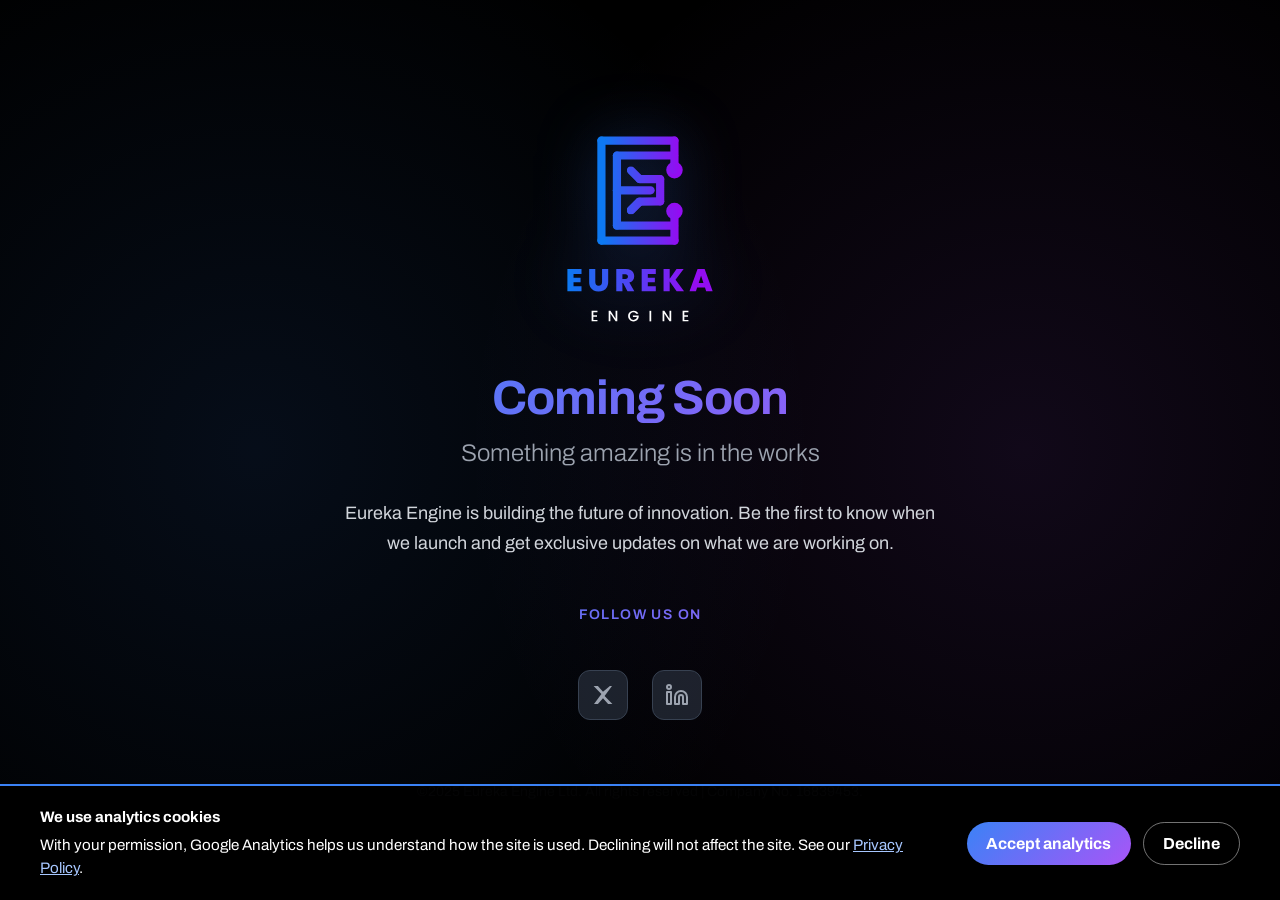
<file: coming-soon.html>
<!DOCTYPE html>
<html lang="en">
<head>
    <meta charset="UTF-8">
    <meta name="viewport" content="width=device-width, initial-scale=1.0">
    <link rel="preconnect" href="https://fonts.googleapis.com">
    <link rel="preconnect" href="https://fonts.gstatic.com" crossorigin>
    <link rel="stylesheet" href="https://fonts.googleapis.com/css2?family=Archivo:wght@300;400;500;600;700;800;900&family=IBM+Plex+Mono:wght@400;500&display=swap">
    <title>Eureka Engine - Coming Soon</title>
    
    <meta name="description" content="Eureka Engine fuses cutting‑edge pen testing with cyber innovation. Be the first to know when we launch.">
<meta name="keywords" content="Eureka Engine, innovation, technology, coming soon">
<meta name="robots" content="index, follow">
<meta name="language" content="English">
<meta name="author" content="Eureka Engine Ltd">
    
    <link rel="icon" type="image/png" href="/assets/img/favicon.png">
    <link rel="apple-touch-icon" href="/assets/img/favicon.png">

<!-- Open Graph / Facebook -->
<meta property="og:type" content="website">
<meta property="og:url" content="https://eurekaengine.co.uk/">
<meta property="og:title" content="Eureka Engine - Coming Soon">
<meta property="og:description" content="Eureka Engine is building the future of innovation. Be the first to know when we launch and get exclusive updates on what we are working on.">
<meta property="og:image" content="/assets/img/EurekaEngine-Social.png">

<!-- Twitter -->
<meta property="twitter:card" content="summary_large_image">
<meta property="twitter:url" content="https://eurekaengine.co.uk/">
<meta property="twitter:title" content="Eureka Engine - Coming Soon">
<meta property="twitter:description" content="Eureka Engine fuses cutting‑edge pen testing with cyber innovation. Be the first to know when we launch.">
<meta property="twitter:image" content="/assets/img/EurekaEngine-Social.png">
<meta name="twitter:site" content="@eureka_engine">
    
    <!-- Canonical URL -->
<link rel="canonical" href="https://eurekaengine.co.uk/">
    
    <meta name="google-site-verification" content="HEP6XH9XTphfUnqPf4R92YfyKO2duwzi6gFCaZnQx9A" />
    
    <link rel="stylesheet" href="/assets/css/coming-soon.css">
    <link rel="stylesheet" href="/assets/css/cookie-consent.css">
    <script src="/assets/js/analytics-consent.js" defer></script>
</head>
<body>
    <div class="container">
        <div class="logo-container">
            <img src="/assets/img/Eurekaenginesvg.svg" alt="Eureka Engine Logo">
        </div>

        <div class="content">
            <h1>Coming Soon</h1>
            <p class="subtitle">Something amazing is in the works</p>
            
            <p class="description">
                Eureka Engine is building the future of innovation. 
                Be the first to know when we launch and get exclusive updates on what we are working on.
            </p>

            <!--<form class="notify-form" id="notifyForm" action="https://api.web3forms.com/submit" method="POST">
                <input type="hidden" name="access_key" value="Y6c1c80f2-efa3-4fe3-9c1b-dc4e51b07295">
                <input type="hidden" name="subject" value="New Coming Soon Page Signup">
                <input type="hidden" name="from_name" value="Eureka Engine Website">
                <input 
                    type="email" 
                    name="email"
                    class="email-input" 
                    placeholder="Enter your email" 
                    required
                    id="emailInput"
                >
                <button type="submit" class="notify-button">
                    Notify Me
                </button>
            </form>-->
            
            <h3>Follow Us On</h3>

            <div class="social-links">
                <a href="https://x.com/eureka_engine" class="social-link" aria-label="Twitter/X" target="_blank" rel="noopener noreferrer">
                    <svg width="24" height="24" viewBox="0 0 24 24" fill="currentColor" xmlns="http://www.w3.org/2000/svg">
  <path d="M18.9 3H21L13.6 13.1L21.4 21H17.1L12 15.3L6.9 21H3L10.4 10.9L2.6 3H6.9L12 8.7L18.9 3Z"/>
</svg>
                </a>
                <a href="https://www.linkedin.com/company/eurekaengine" class="social-link" aria-label="LinkedIn" target="_blank" rel="noopener noreferrer">
                    <svg width="24" height="24" viewBox="0 0 24 24" fill="none" stroke="currentColor" stroke-width="2" stroke-linecap="round" stroke-linejoin="round">
                        <path d="M16 8a6 6 0 0 1 6 6v7h-4v-7a2 2 0 0 0-2-2 2 2 0 0 0-2 2v7h-4v-7a6 6 0 0 1 6-6z"></path>
                        <rect x="2" y="9" width="4" height="12"></rect>
                        <circle cx="4" cy="4" r="2"></circle>
                    </svg>
                </a>
            </div>

            <div class="footer">
                <p>&copy;2025 Eureka Engine Ltd. All rights reserved | Company No. 16839453.</p>
            </div>
        </div>
    </div>

    <!--<script>
        document.getElementById('notifyForm').addEventListener('submit', async function(e) {
            e.preventDefault();
            
            const button = this.querySelector('.notify-button');
            const emailInput = document.getElementById('emailInput');
            const form = this;
            
            // Add loading state
            button.style.position = 'relative';
            button.disabled = true;
            button.textContent = 'Sending...';
            
            try {
                // Submit form data
                const formData = new FormData(form);
                const response = await fetch('https://api.web3forms.com/submit', {
                    method: 'POST',
                    body: formData
                });
                
                const data = await response.json();
                
                if (data.success) {
                    // Success
                    button.textContent = '✓ You\'re on the list!';
                    button.style.background = 'linear-gradient(135deg, #10b981 0%, #059669 100%)';
                    emailInput.value = '';
                    
                    // Reset button after 3 seconds
                    setTimeout(() => {
                        button.textContent = 'Notify Me';
                        button.style.background = 'linear-gradient(135deg, #3b82f6 0%, #a855f7 100%)';
                        button.disabled = false;
                    }, 3000);
                } else {
                    throw new Error(data.message || 'Form submission failed');
                }
            } catch (error) {
                // Error handling
                button.textContent = 'Error - Try again';
                button.style.background = 'linear-gradient(135deg, #ef4444 0%, #dc2626 100%)';
                
                setTimeout(() => {
                    button.textContent = 'Notify Me';
                    button.style.background = 'linear-gradient(135deg, #3b82f6 0%, #a855f7 100%)';
                    button.disabled = false;
                }, 3000);
            }
        });
    </script>-->
</body>
</html>
</file>
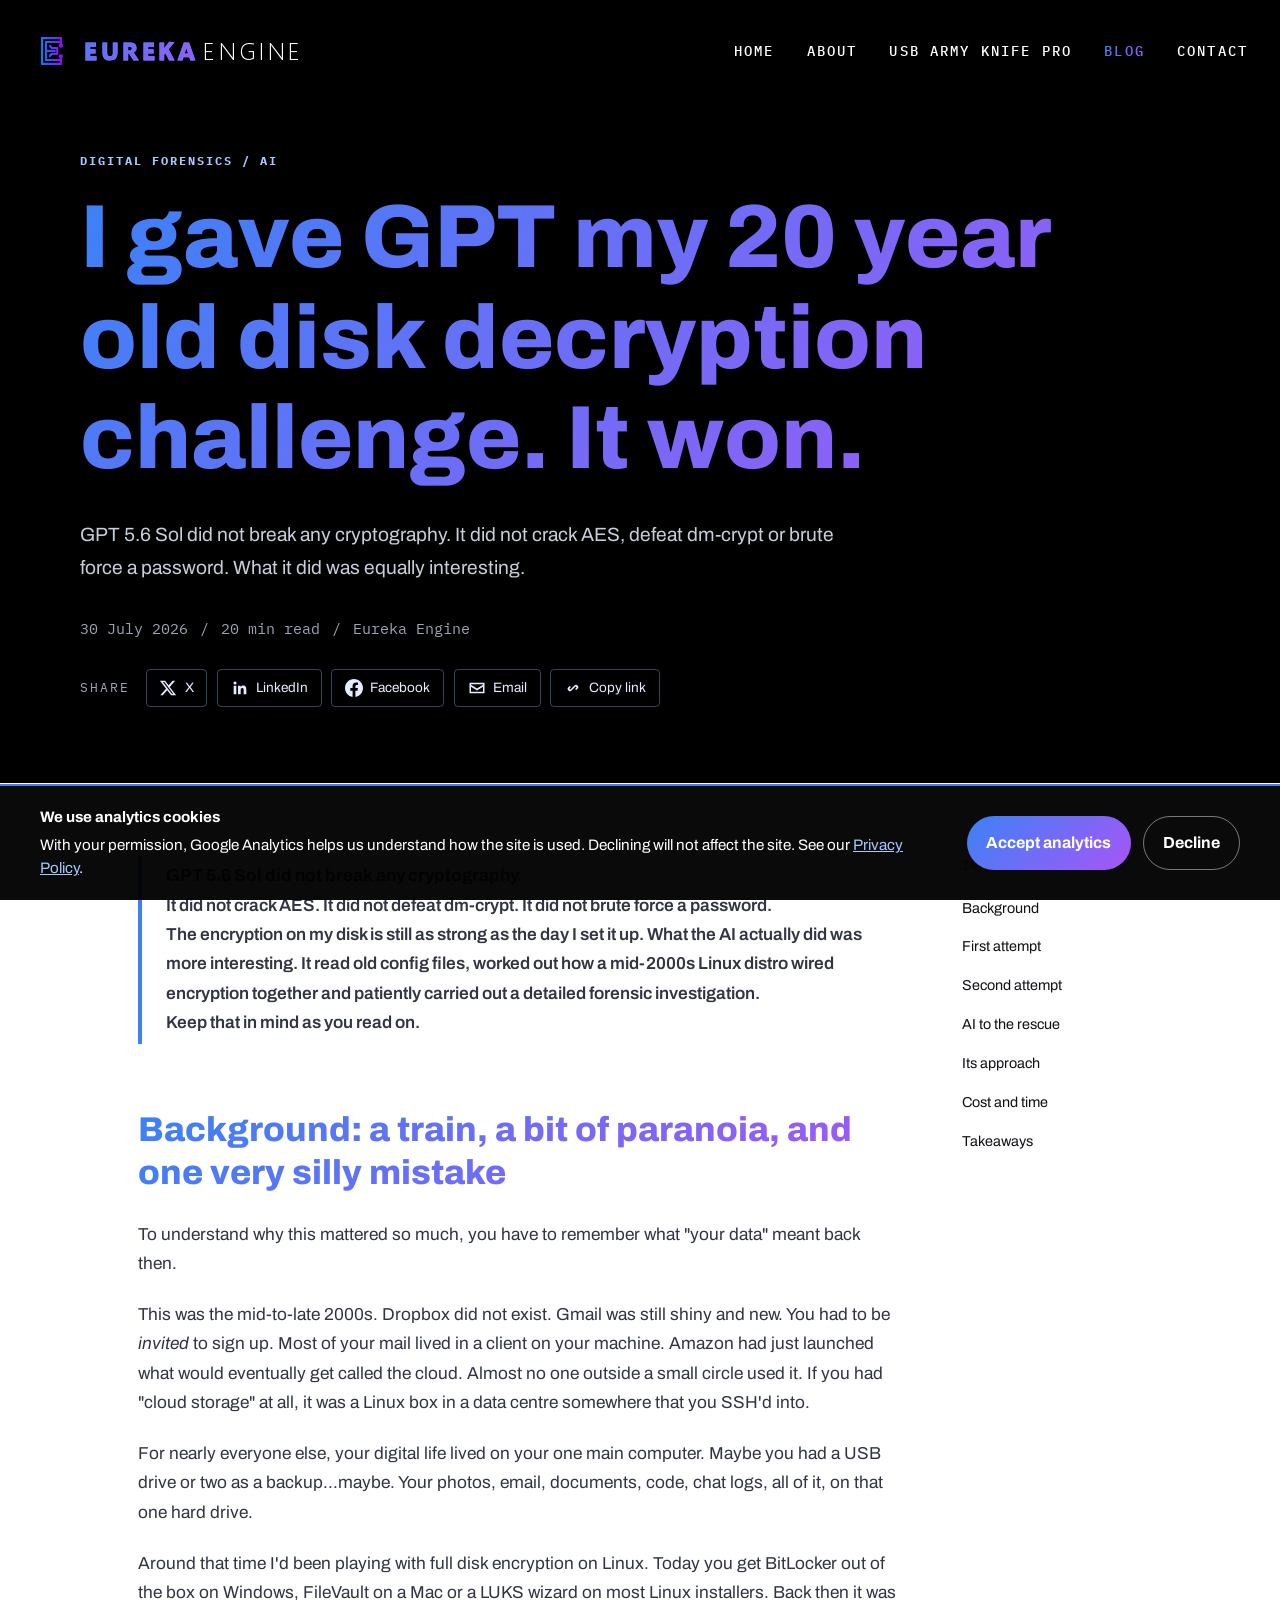
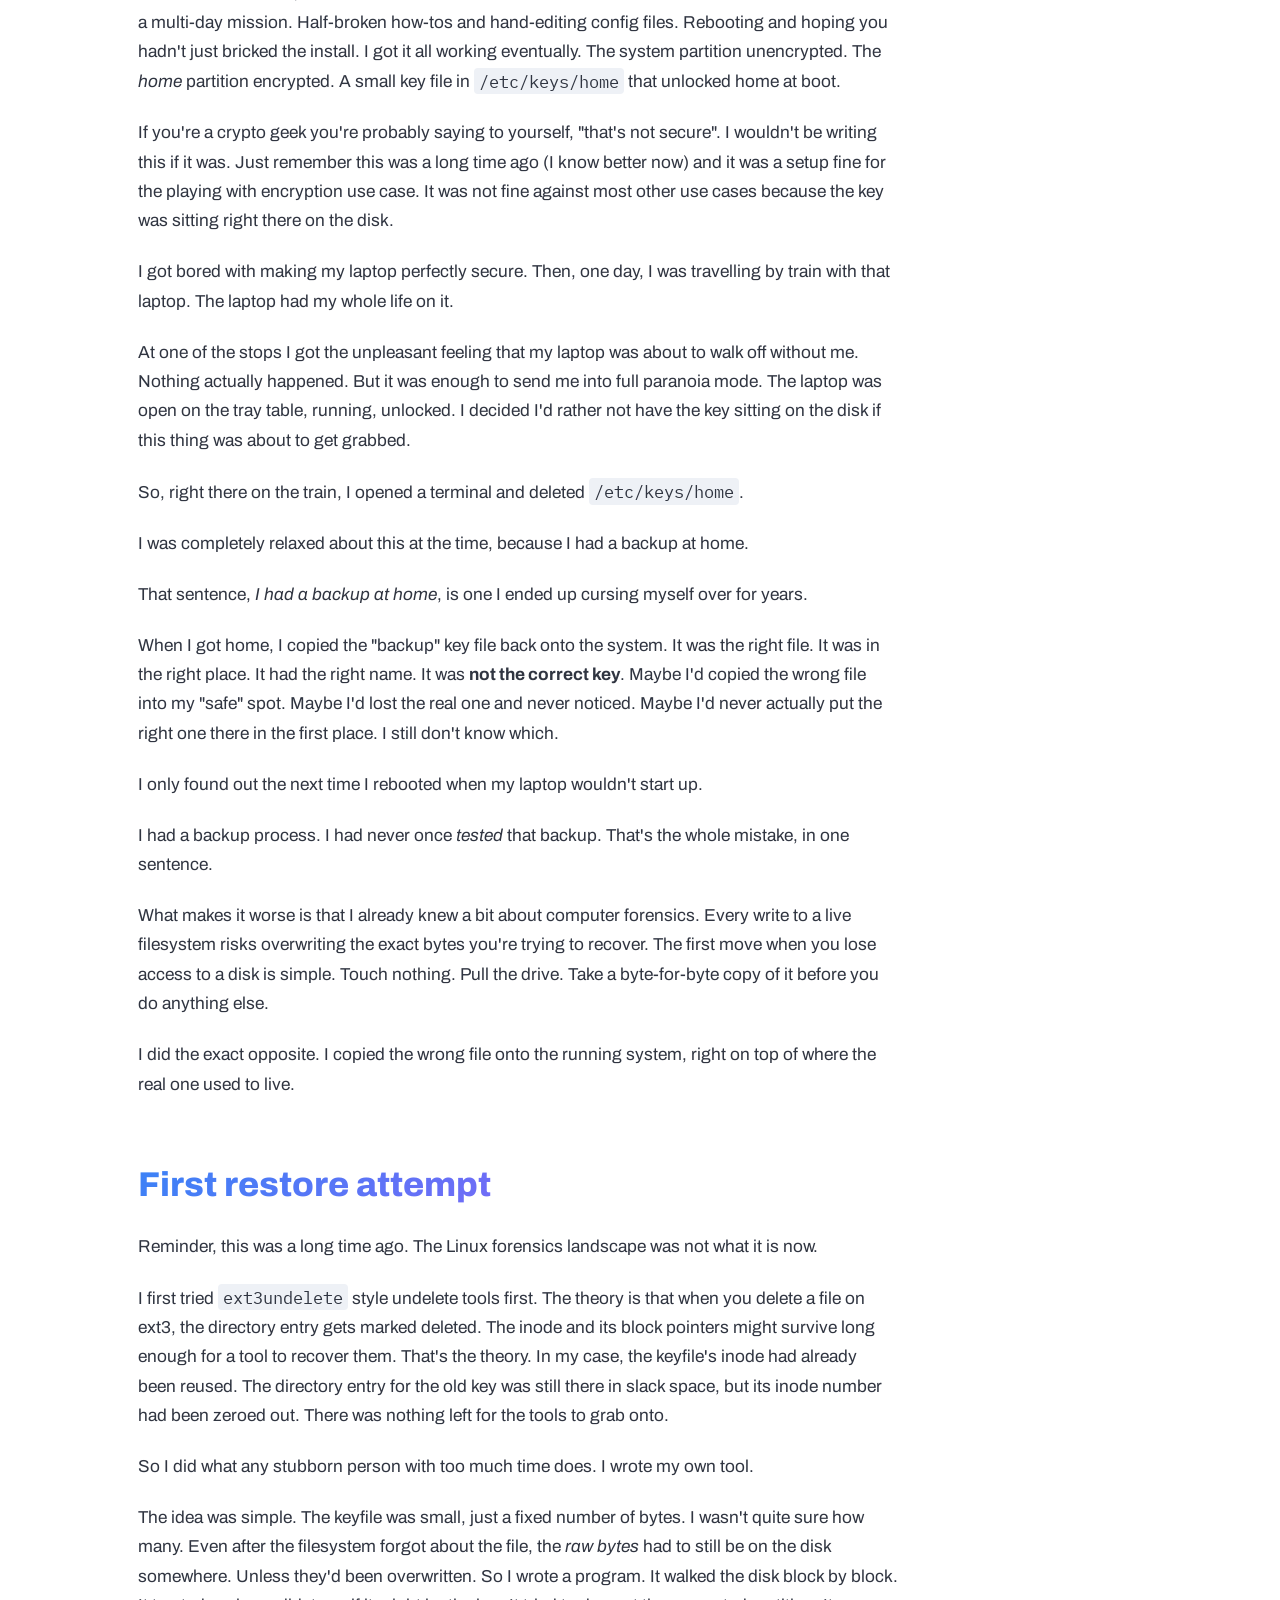
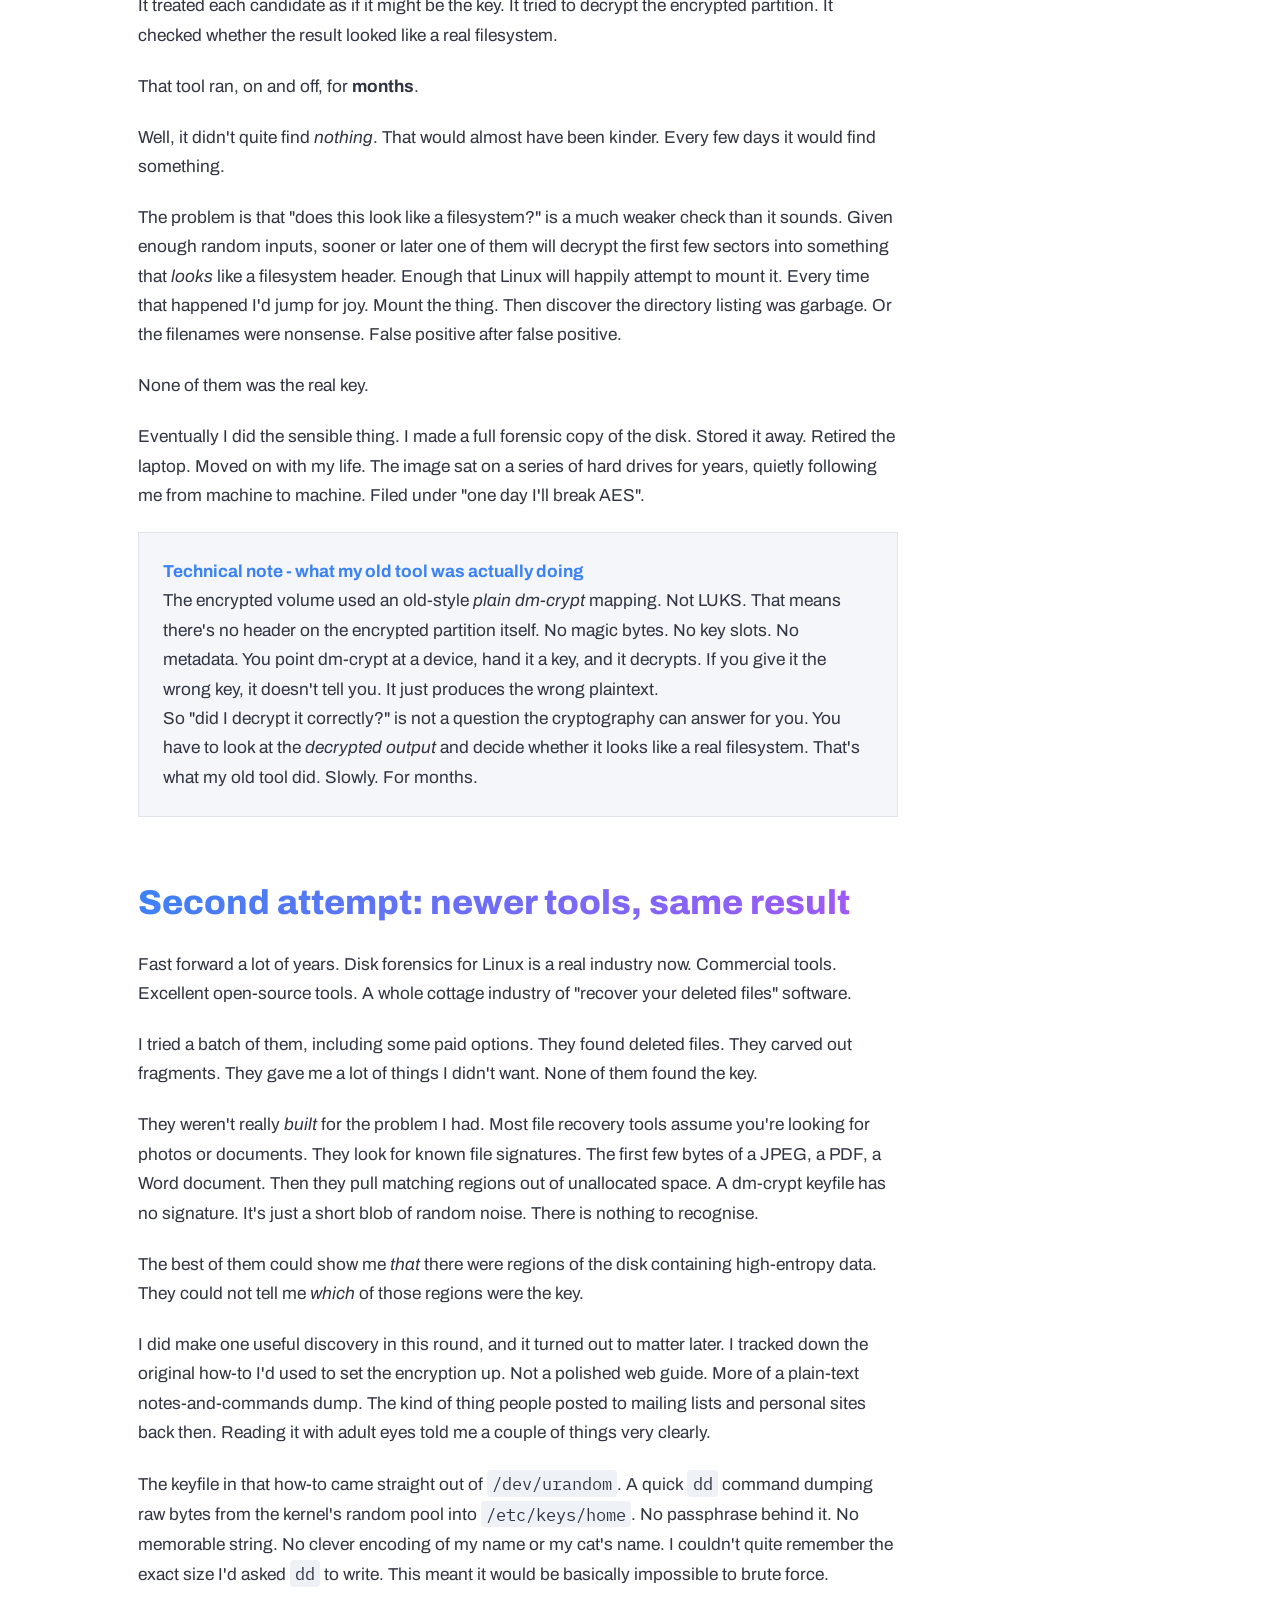
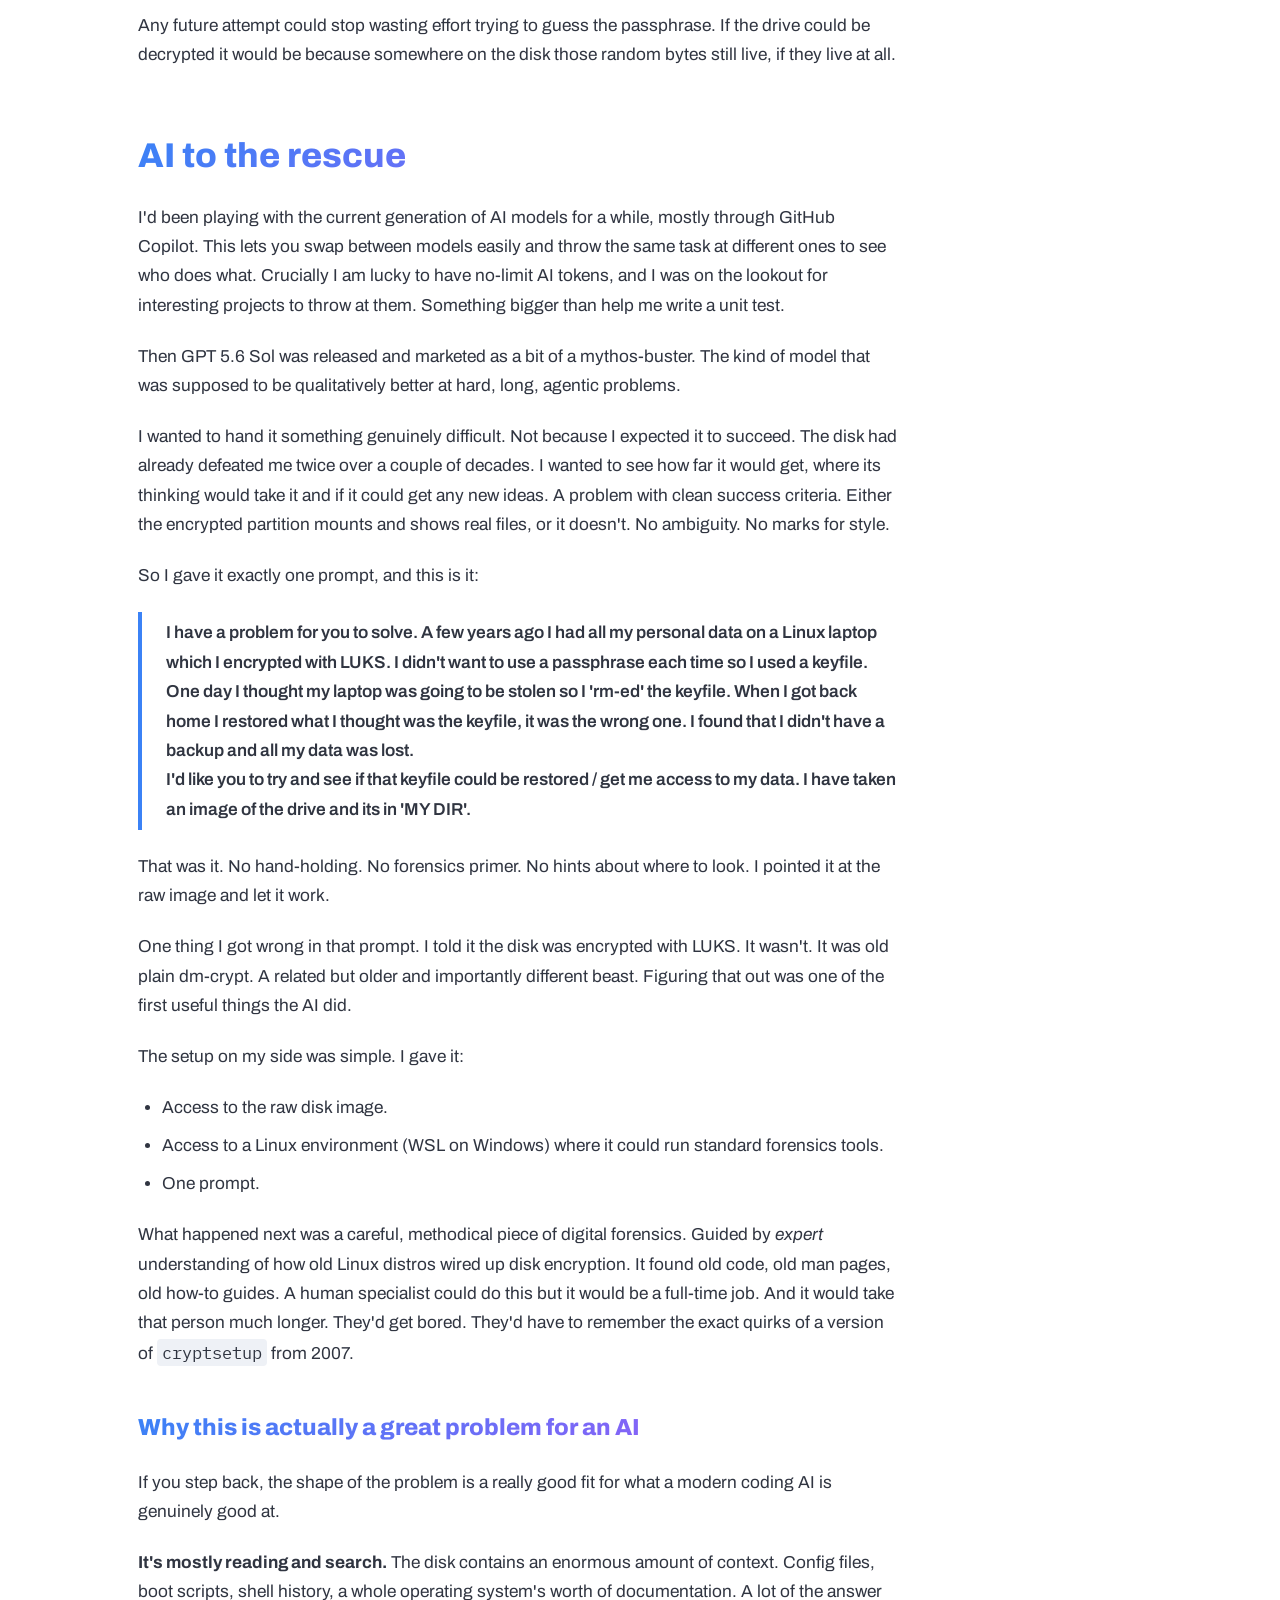
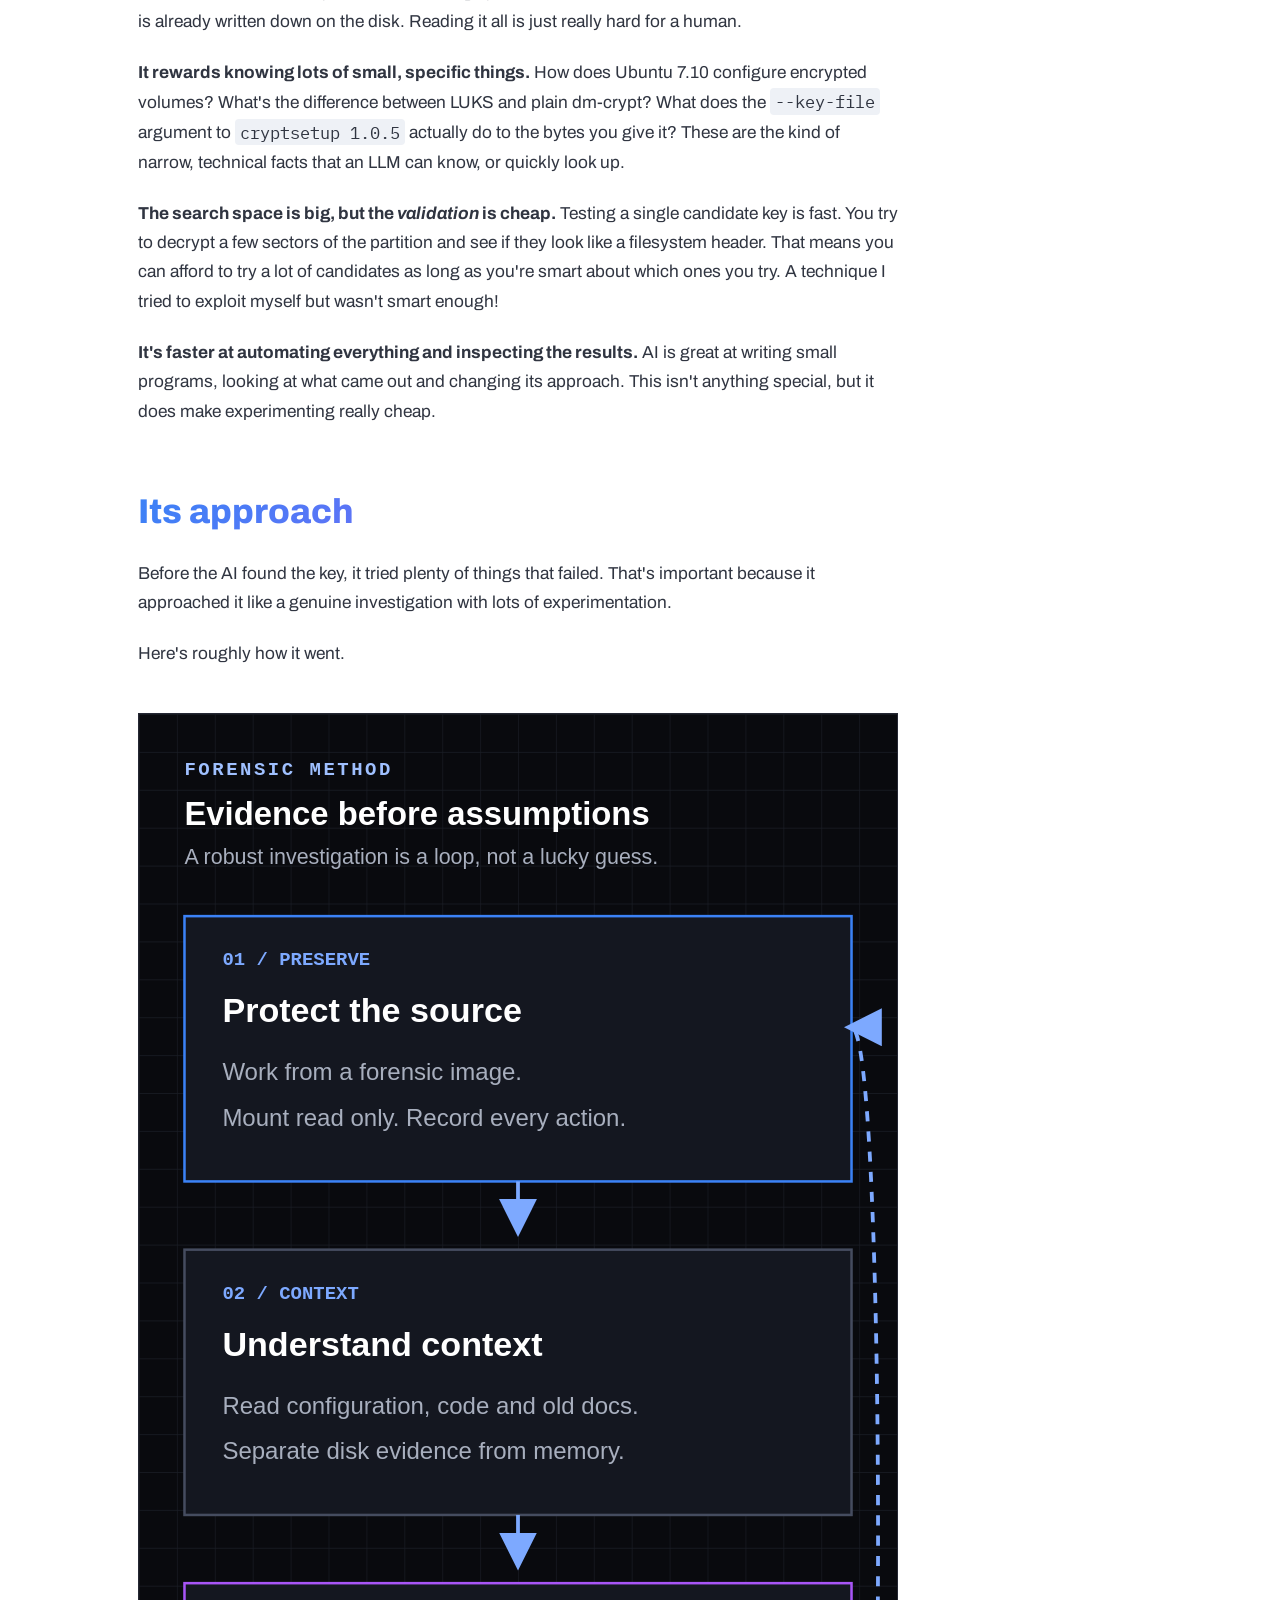
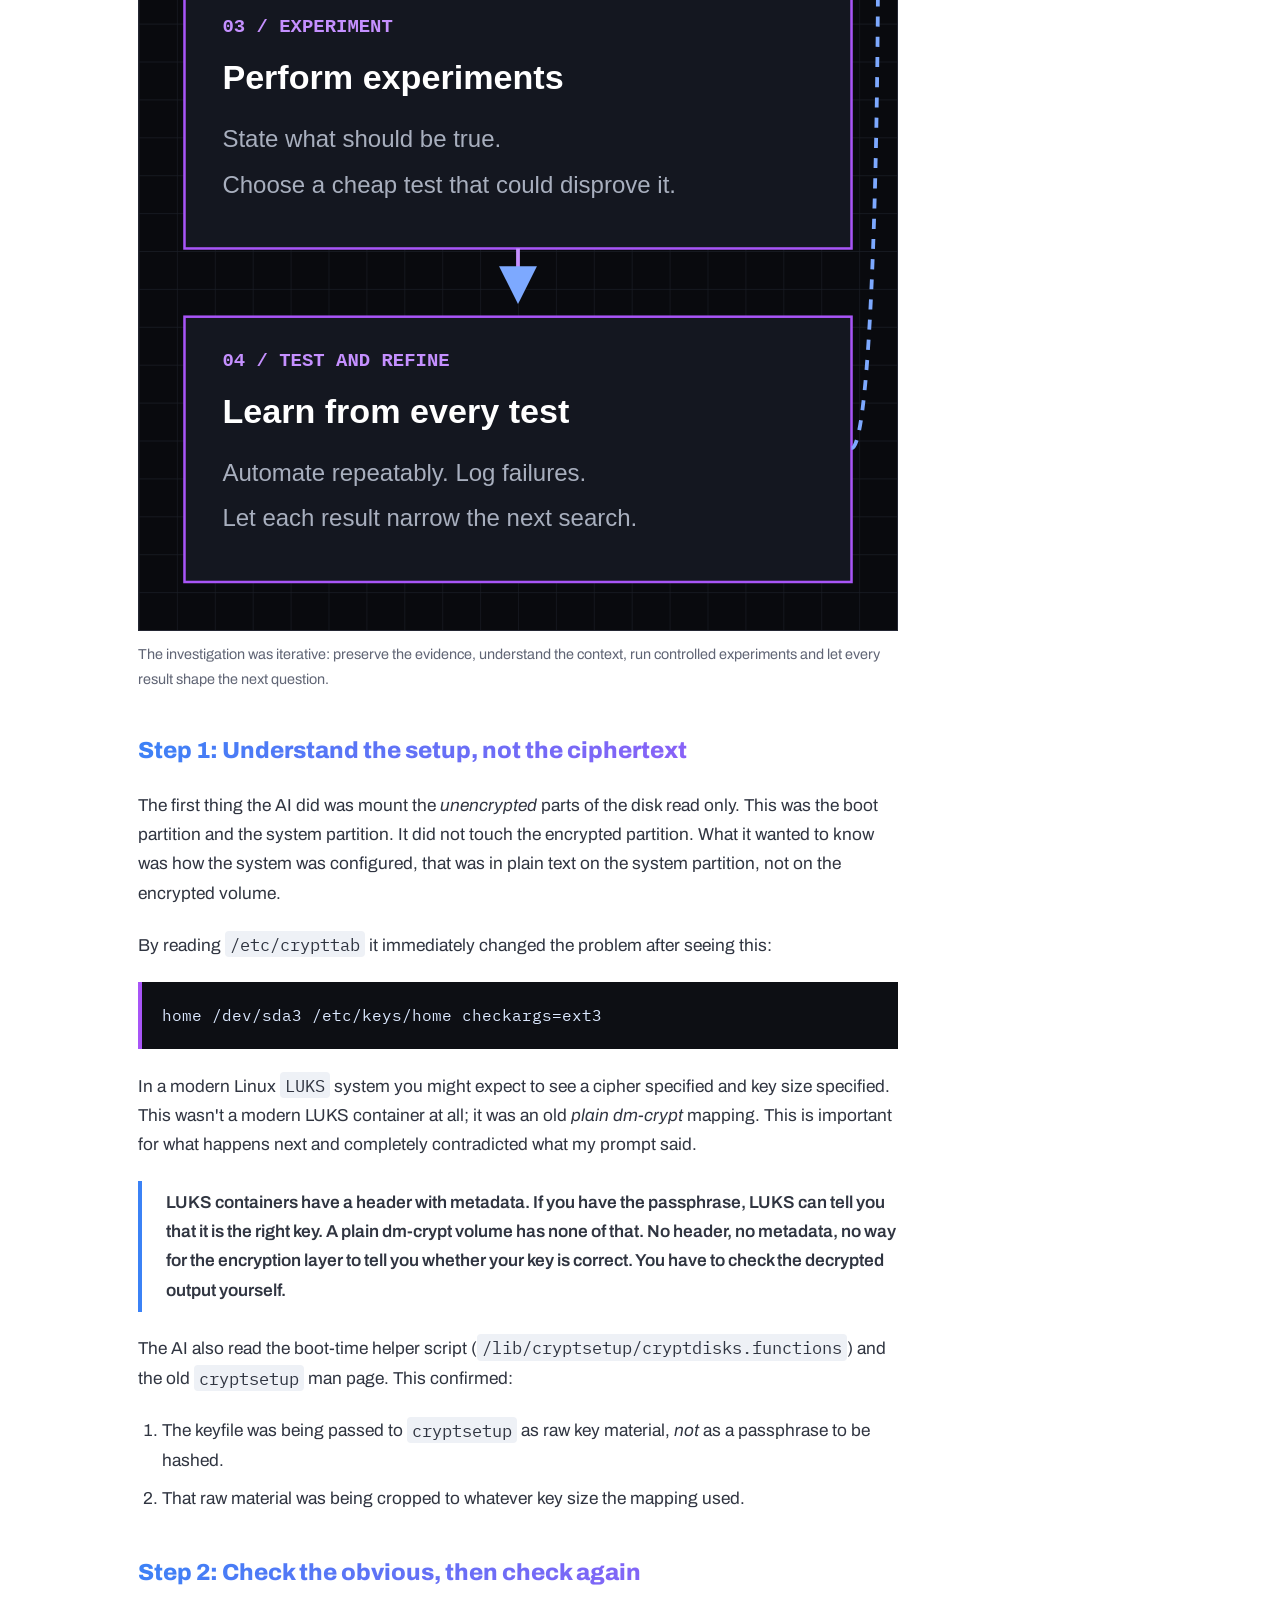
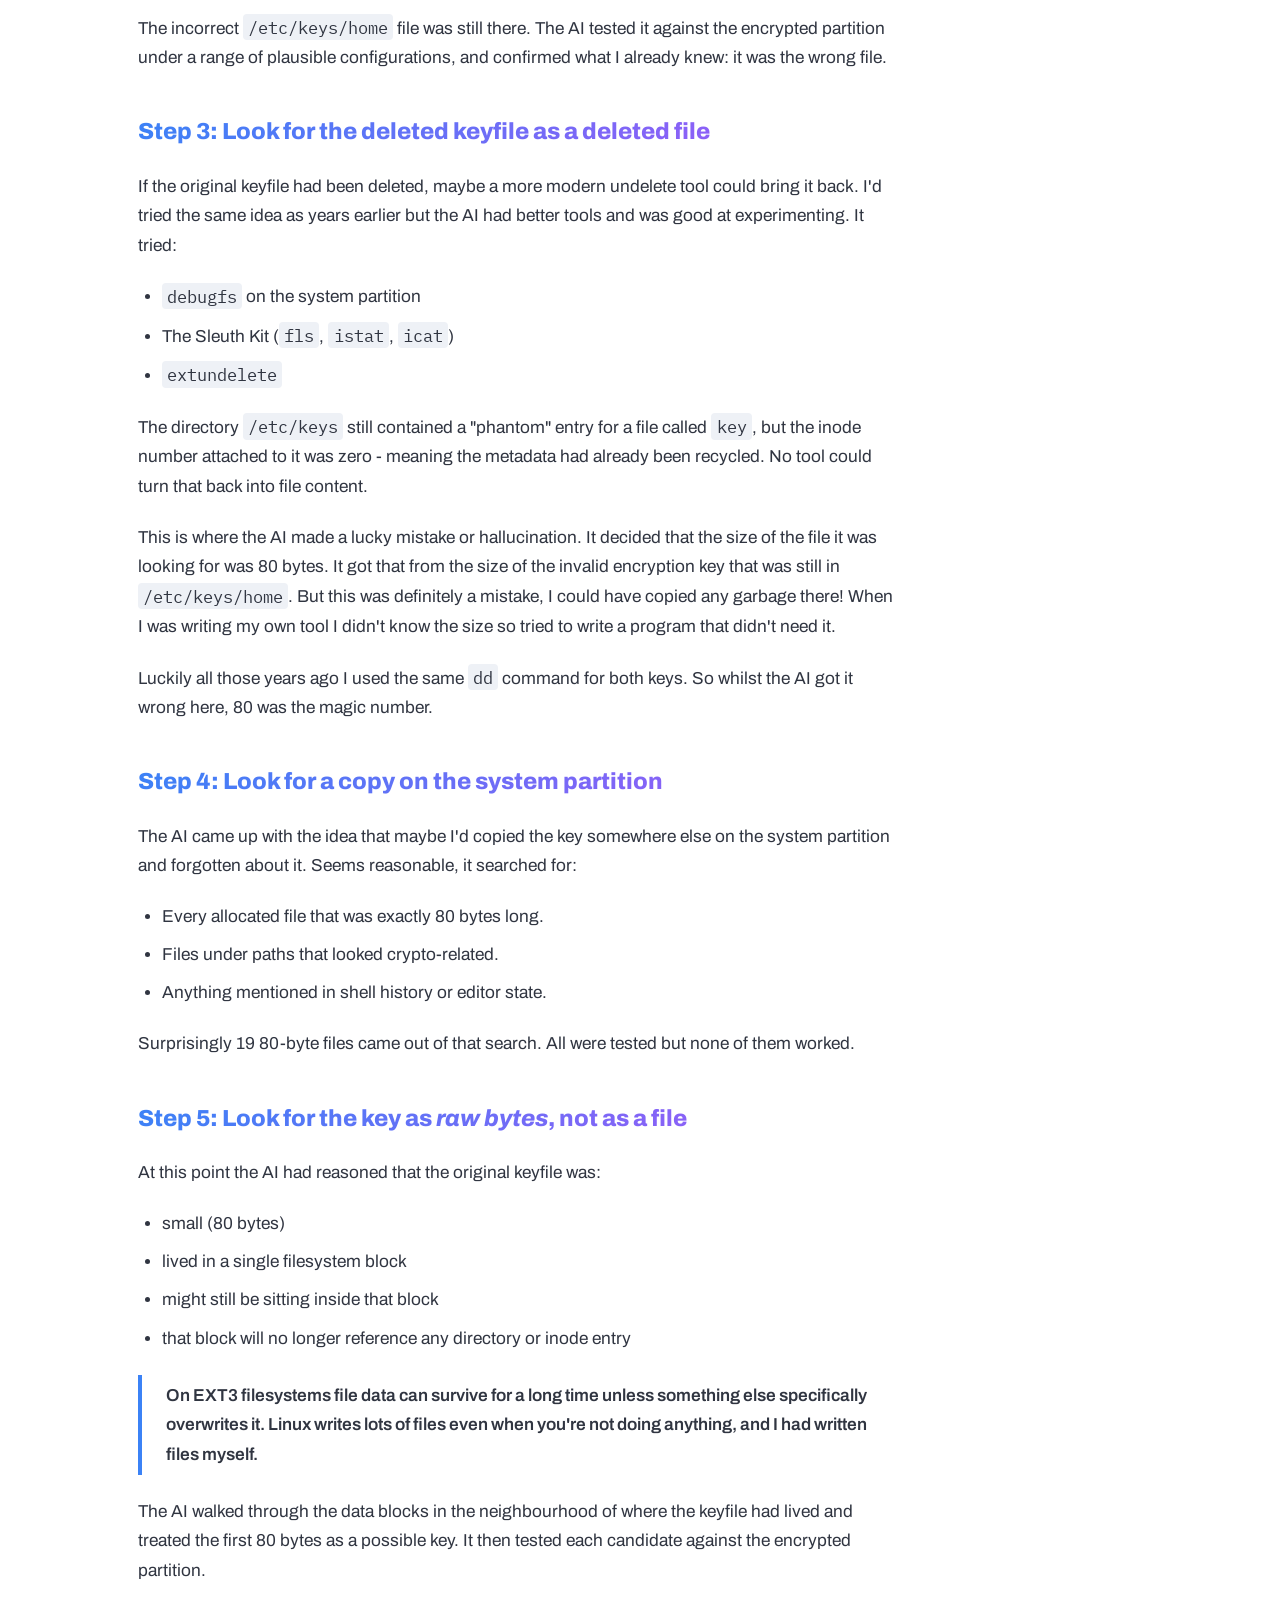
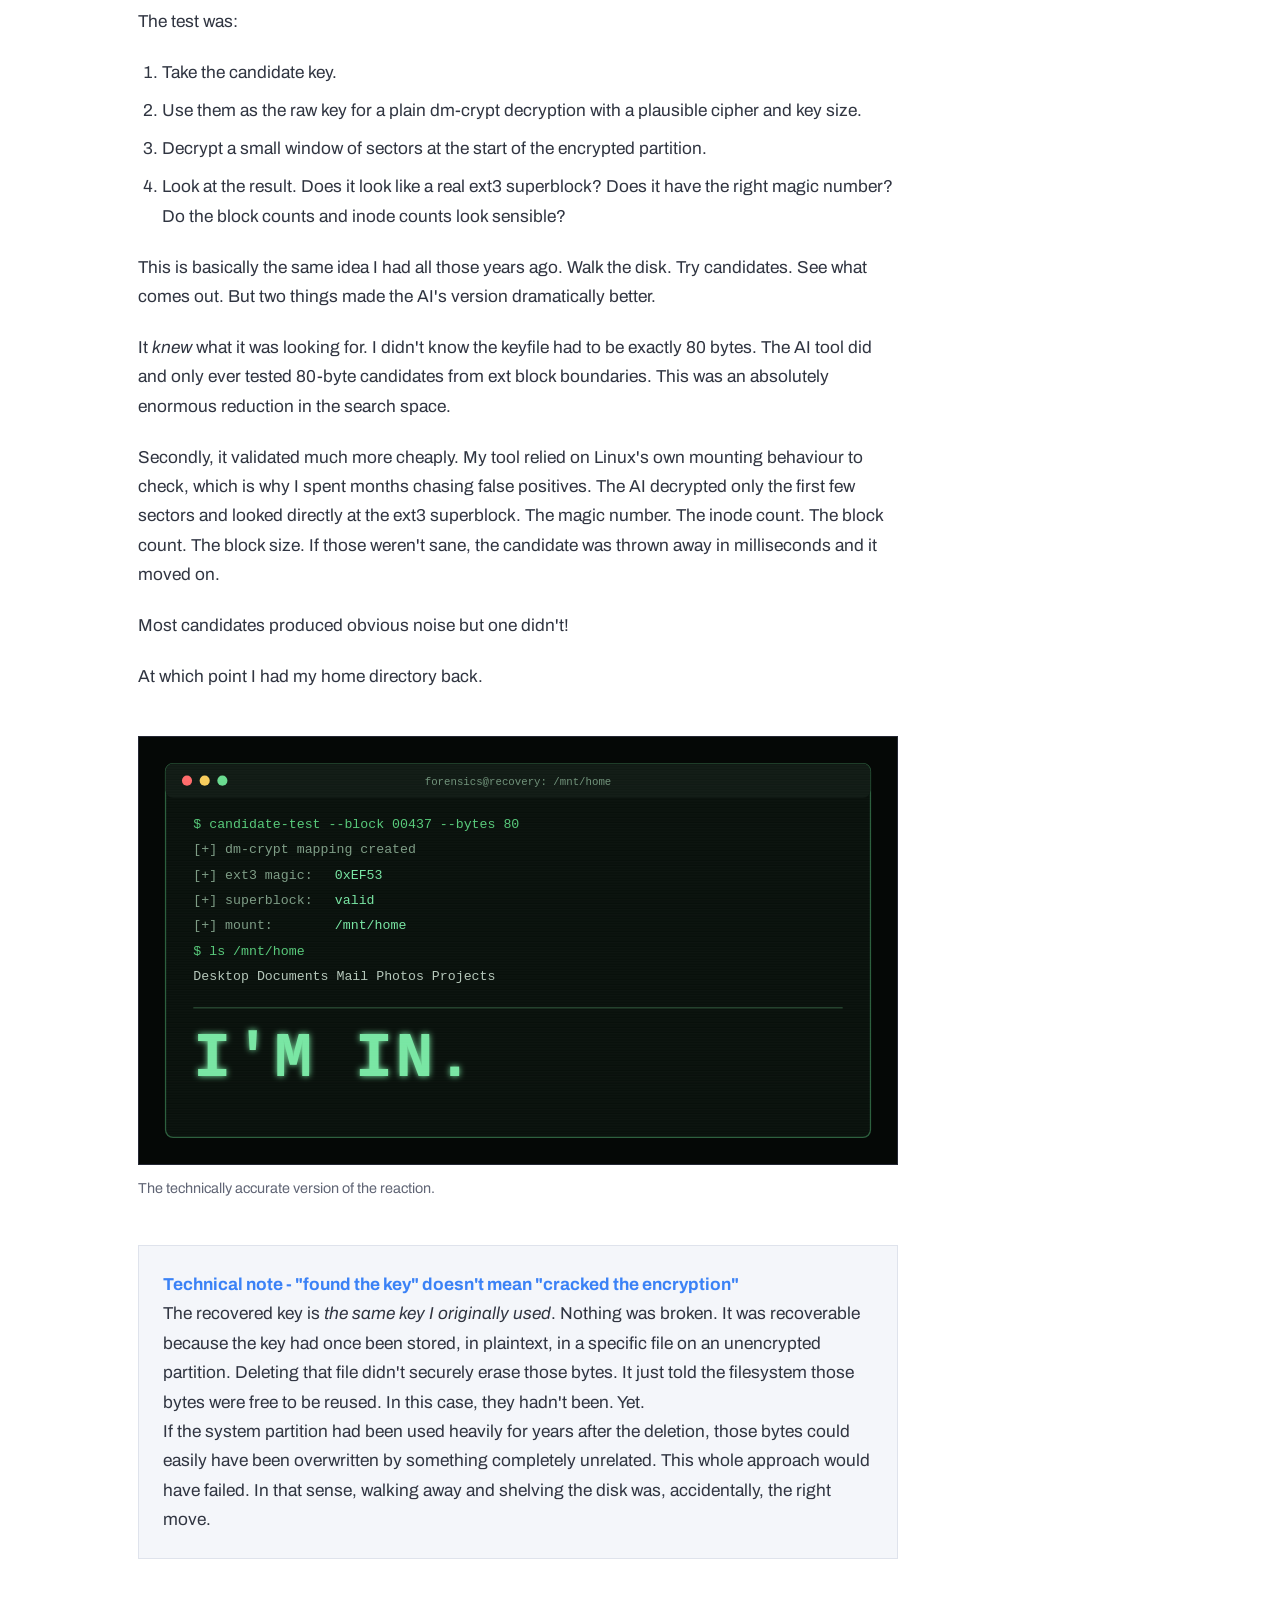
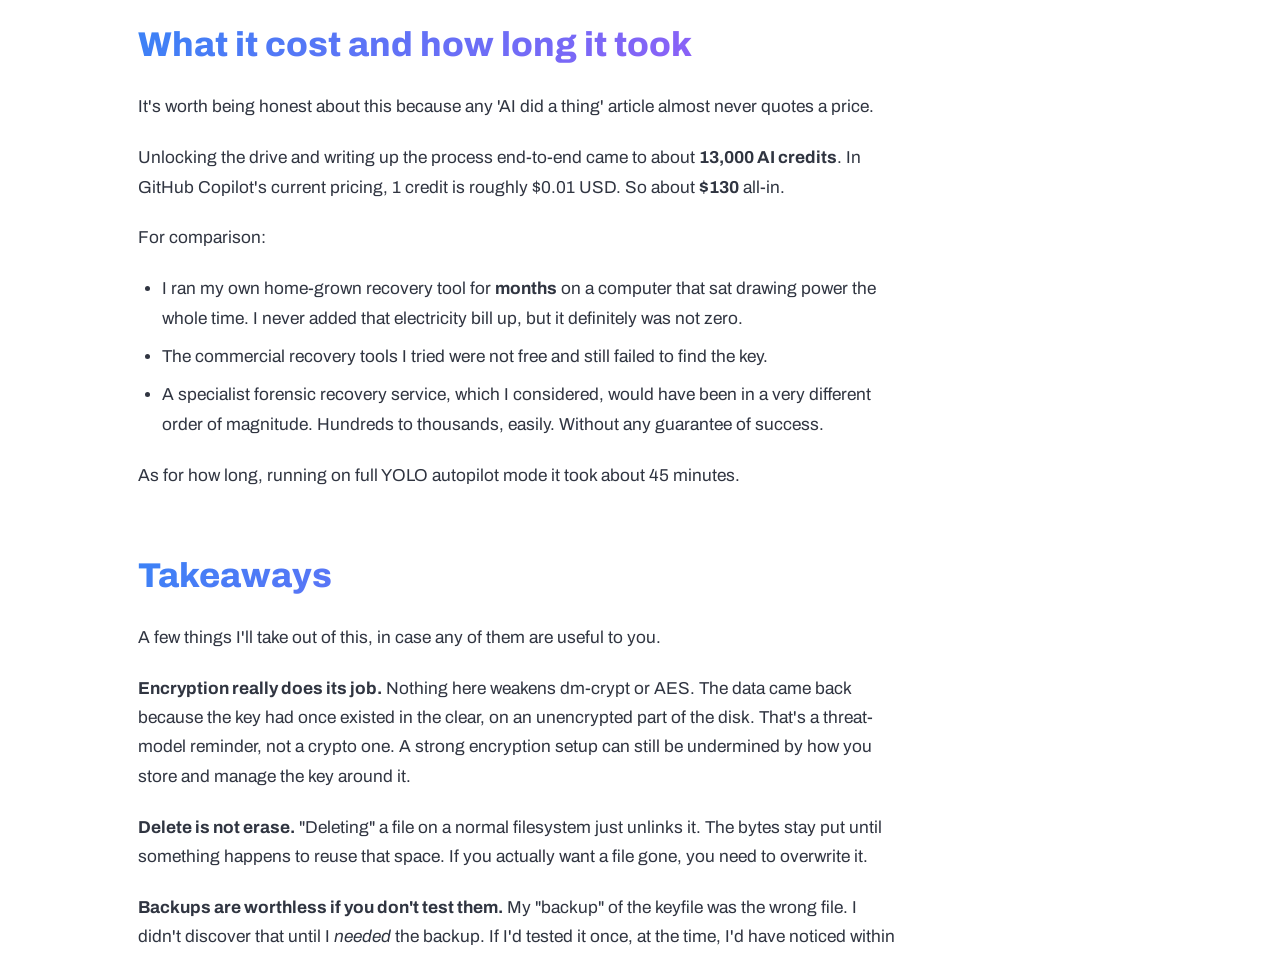
<file: gpt-encrypted-disk-recovery.html>
<!DOCTYPE html>
<html lang="en-GB">
<head>
    <meta charset="UTF-8">
    <meta name="viewport" content="width=device-width, initial-scale=1.0">
    <link rel="alternate" type="application/rss+xml" title="Eureka Engine Field Notes" href="https://www.eurekaengine.co.uk/feed.xml">
    <link rel="preconnect" href="https://fonts.googleapis.com">
    <link rel="preconnect" href="https://fonts.gstatic.com" crossorigin>
    <link rel="stylesheet" href="https://fonts.googleapis.com/css2?family=Archivo:wght@300;400;500;600;700;800;900&family=IBM+Plex+Mono:wght@400;500&display=swap">
    <title>I gave GPT my 20 year old disk decryption challenge. It won.</title>
    <meta name="description" content="How GPT reconstructed an old plain dm-crypt setup, searched a forensic disk image and recovered a deleted encryption key without breaking cryptography.">
    <meta name="author" content="Eureka Engine Ltd">
    <link rel="canonical" href="https://www.eurekaengine.co.uk/gpt-encrypted-disk-recovery">
    <link rel="icon" type="image/png" href="favicon.png">
    <link rel="stylesheet" href="blog.css">
    <link rel="stylesheet" href="cookie-consent.css">
    <script src="analytics-consent.js" defer></script>
    <meta property="og:type" content="article">
    <meta property="og:url" content="https://www.eurekaengine.co.uk/gpt-encrypted-disk-recovery">
    <meta property="og:title" content="I gave GPT my 20 year old disk decryption challenge. It won.">
    <meta property="og:description" content="The encryption held. GPT recovered the key by reconstructing a forgotten Linux setup and investigating the raw disk image.">
    <meta property="og:image" content="https://www.eurekaengine.co.uk/og-image.jpg">
    <meta property="og:image:secure_url" content="https://www.eurekaengine.co.uk/og-image.jpg">
    <meta property="og:image:type" content="image/jpeg">
    <meta property="og:image:width" content="1200">
    <meta property="og:image:height" content="630">
    <meta property="og:image:alt" content="Eureka Engine">
    <meta property="og:site_name" content="Eureka Engine">
    <meta property="og:locale" content="en_GB">
    <meta property="article:modified_time" content="2026-07-30">
    <meta property="article:author" content="Eureka Engine Ltd">
    <meta property="article:published_time" content="2026-07-30">
    <meta property="article:section" content="Digital forensics">
    <meta name="twitter:card" content="summary_large_image">
    <meta name="twitter:site" content="@eureka_engine">
    <meta name="twitter:creator" content="@eureka_engine">
    <meta name="twitter:url" content="https://www.eurekaengine.co.uk/gpt-encrypted-disk-recovery">
    <meta name="twitter:title" content="I gave GPT my 20 year old disk decryption challenge. It won.">
    <meta name="twitter:description" content="GPT did not crack the encryption. It reconstructed an old Linux setup and found the deleted key bytes on disk.">
    <meta name="twitter:image" content="https://www.eurekaengine.co.uk/og-image.jpg">
    <meta name="twitter:image:alt" content="Eureka Engine">
    <script type="application/ld+json">
    {
        "@context": "https://schema.org",
        "@type": "BlogPosting",
        "headline": "I gave GPT my 20 year old disk decryption challenge. It won.",
        "description": "How GPT reconstructed an old plain dm-crypt setup and recovered a deleted encryption key from a forensic disk image.",
        "datePublished": "2026-07-30",
        "dateModified": "2026-07-30",
        "author": { "@type": "Organization", "name": "Eureka Engine Ltd" },
        "publisher": {
            "@type": "Organization",
            "name": "Eureka Engine Ltd",
            "logo": { "@type": "ImageObject", "url": "https://www.eurekaengine.co.uk/favicon.png" }
        },
        "mainEntityOfPage": "https://www.eurekaengine.co.uk/gpt-encrypted-disk-recovery",
        "image": "https://www.eurekaengine.co.uk/og-image.jpg"
    }
    </script>
</head>
<body>
    <header class="site-header">
        <nav class="site-nav" aria-label="Main navigation">
            <a href="index.html" class="logo-text" aria-label="Eureka Engine home">
                <img src="logo-icon.svg" alt="" class="logo-icon" width="40" height="40">
                <span class="logo-eureka">EUREKA</span><span class="logo-engine">ENGINE</span>
            </a>
            <button class="mobile-menu-toggle" type="button" aria-label="Toggle navigation" aria-expanded="false" aria-controls="primary-navigation"><span></span><span></span><span></span></button>
            <ul class="nav-links" id="primary-navigation">
                <li><a href="index.html#home">Home</a></li>
                <li><a href="index.html#about">About</a></li>
                <li><a href="index.html#product">USB Army Knife PRO</a></li>
                <li><a href="blog.html" aria-current="page">Blog</a></li>
                <li><a href="index.html#contact">Contact</a></li>
                <li class="nav-social">
                    <a href="https://x.com/eureka_engine" target="_blank" rel="noopener noreferrer" aria-label="Follow Eureka Engine on X"><svg width="20" height="20" viewBox="0 0 24 24" fill="currentColor" aria-hidden="true"><path d="M18.244 2.25h3.308l-7.227 8.26 8.502 11.24H16.17l-5.214-6.817L4.99 21.75H1.68l7.73-8.835L1.254 2.25H8.08l4.713 6.231zm-1.161 17.52h1.833L7.084 4.126H5.117z"/></svg></a>
                    <a href="https://www.linkedin.com/company/eurekaengine" target="_blank" rel="noopener noreferrer" aria-label="Follow Eureka Engine on LinkedIn"><svg width="20" height="20" viewBox="0 0 24 24" fill="currentColor" aria-hidden="true"><path d="M20.447 20.452h-3.554v-5.569c0-1.328-.027-3.037-1.852-3.037-1.853 0-2.136 1.445-2.136 2.939v5.667H9.351V9h3.414v1.561h.046c.477-.9 1.637-1.85 3.37-1.85 3.601 0 4.267 2.37 4.267 5.455v6.286zM5.337 7.433a2.062 2.062 0 1 1 0-4.125 2.062 2.062 0 0 1 0 4.125zM7.119 20.452H3.555V9h3.564v11.452z"/></svg></a>
                </li>
            </ul>
        </nav>
    </header>

    <main>
        <header class="article-hero">
            <div class="article-hero-inner">
                <p class="eyebrow">Digital forensics / AI</p>
                <h1>I gave GPT my 20 year old disk decryption challenge. It won.</h1>
                <p class="standfirst">GPT 5.6 Sol did not break any cryptography. It did not crack AES, defeat dm-crypt or brute force a password. What it did was equally interesting.</p>
                <div class="article-meta"><time datetime="2026-07-30">30 July 2026</time><span aria-hidden="true">/</span><span>20 min read</span><span aria-hidden="true">/</span><span>Eureka Engine</span></div>
                <div data-share class="share-hero"></div>
            </div>
        </header>

        <div class="article-layout">
            <article class="article-body">
                <blockquote>
                    <p><strong>GPT 5.6 Sol did not break any cryptography.</strong></p>
                    <p>It did not crack AES. It did not defeat dm-crypt. It did not brute force a password.</p>
                    <p>The encryption on my disk is still as strong as the day I set it up. What the AI actually did was more interesting. It read old config files, worked out how a mid-2000s Linux distro wired encryption together and patiently carried out a detailed forensic investigation.</p>
                    <p>Keep that in mind as you read on.</p>
                </blockquote>

                <h2 id="background">Background: a train, a bit of paranoia, and one very silly mistake</h2>
                <p>To understand why this mattered so much, you have to remember what "your data" meant back then.</p>
                <p>This was the mid-to-late 2000s. Dropbox did not exist. Gmail was still shiny and new. You had to be <em>invited</em> to sign up. Most of your mail lived in a client on your machine. Amazon had just launched what would eventually get called the cloud. Almost no one outside a small circle used it. If you had "cloud storage" at all, it was a Linux box in a data centre somewhere that you SSH'd into.</p>
                <p>For nearly everyone else, your digital life lived on your one main computer. Maybe you had a USB drive or two as a backup...maybe. Your photos, email, documents, code, chat logs, all of it, on that one hard drive.</p>
                <p>Around that time I'd been playing with full disk encryption on Linux. Today you get BitLocker out of the box on Windows, FileVault on a Mac or a LUKS wizard on most Linux installers. Back then it was a multi-day mission. Half-broken how-tos and hand-editing config files. Rebooting and hoping you hadn't just bricked the install. I got it all working eventually. The system partition unencrypted. The <em>home</em> partition encrypted. A small key file in <code>/etc/keys/home</code> that unlocked home at boot.</p>
                <p>If you're a crypto geek you're probably saying to yourself, "that's not secure". I wouldn't be writing this if it was. Just remember this was a long time ago (I know better now) and it was a setup fine for the playing with encryption use case. It was not fine against most other use cases because the key was sitting right there on the disk.</p>
                <p>I got bored with making my laptop perfectly secure. Then, one day, I was travelling by train with that laptop. The laptop had my whole life on it.</p>
                <p>At one of the stops I got the unpleasant feeling that my laptop was about to walk off without me. Nothing actually happened. But it was enough to send me into full paranoia mode. The laptop was open on the tray table, running, unlocked. I decided I'd rather not have the key sitting on the disk if this thing was about to get grabbed.</p>
                <p>So, right there on the train, I opened a terminal and deleted <code>/etc/keys/home</code>.</p>
                <p>I was completely relaxed about this at the time, because I had a backup at home.</p>
                <p>That sentence, <em>I had a backup at home</em>, is one I ended up cursing myself over for years.</p>
                <p>When I got home, I copied the "backup" key file back onto the system. It was the right file. It was in the right place. It had the right name. It was <strong>not the correct key</strong>. Maybe I'd copied the wrong file into my "safe" spot. Maybe I'd lost the real one and never noticed. Maybe I'd never actually put the right one there in the first place. I still don't know which.</p>
                <p>I only found out the next time I rebooted when my laptop wouldn't start up.</p>
                <p>I had a backup process. I had never once <em>tested</em> that backup. That's the whole mistake, in one sentence.</p>
                <p>What makes it worse is that I already knew a bit about computer forensics. Every write to a live filesystem risks overwriting the exact bytes you're trying to recover. The first move when you lose access to a disk is simple. Touch nothing. Pull the drive. Take a byte-for-byte copy of it before you do anything else.</p>
                <p>I did the exact opposite. I copied the wrong file onto the running system, right on top of where the real one used to live.</p>

                <h2 id="first-attempt">First restore attempt</h2>
                <p>Reminder, this was a long time ago. The Linux forensics landscape was not what it is now.</p>
                <p>I first tried <code>ext3undelete</code> style undelete tools first. The theory is that when you delete a file on ext3, the directory entry gets marked deleted. The inode and its block pointers might survive long enough for a tool to recover them. That's the theory. In my case, the keyfile's inode had already been reused. The directory entry for the old key was still there in slack space, but its inode number had been zeroed out. There was nothing left for the tools to grab onto.</p>
                <p>So I did what any stubborn person with too much time does. I wrote my own tool.</p>
                <p>The idea was simple. The keyfile was small, just a fixed number of bytes. I wasn't quite sure how many. Even after the filesystem forgot about the file, the <em>raw bytes</em> had to still be on the disk somewhere. Unless they'd been overwritten. So I wrote a program. It walked the disk block by block. It treated each candidate as if it might be the key. It tried to decrypt the encrypted partition. It checked whether the result looked like a real filesystem.</p>
                <p>That tool ran, on and off, for <strong>months</strong>.</p>
                <p>Well, it didn't quite find <em>nothing</em>. That would almost have been kinder. Every few days it would find something.</p>
                <p>The problem is that "does this look like a filesystem?" is a much weaker check than it sounds. Given enough random inputs, sooner or later one of them will decrypt the first few sectors into something that <em>looks</em> like a filesystem header. Enough that Linux will happily attempt to mount it. Every time that happened I'd jump for joy. Mount the thing. Then discover the directory listing was garbage. Or the filenames were nonsense. False positive after false positive.</p>
                <p>None of them was the real key.</p>
                <p>Eventually I did the sensible thing. I made a full forensic copy of the disk. Stored it away. Retired the laptop. Moved on with my life. The image sat on a series of hard drives for years, quietly following me from machine to machine. Filed under "one day I'll break AES".</p>

                <aside class="technical-note" aria-label="Technical note about plain dm-crypt">
                    <p><strong>Technical note - what my old tool was actually doing</strong></p>
                    <p>The encrypted volume used an old-style <em>plain dm-crypt</em> mapping. Not LUKS. That means there's no header on the encrypted partition itself. No magic bytes. No key slots. No metadata. You point dm-crypt at a device, hand it a key, and it decrypts. If you give it the wrong key, it doesn't tell you. It just produces the wrong plaintext.</p>
                    <p>So "did I decrypt it correctly?" is not a question the cryptography can answer for you. You have to look at the <em>decrypted output</em> and decide whether it looks like a real filesystem. That's what my old tool did. Slowly. For months.</p>
                </aside>

                <h2 id="second-attempt">Second attempt: newer tools, same result</h2>
                <p>Fast forward a lot of years. Disk forensics for Linux is a real industry now. Commercial tools. Excellent open-source tools. A whole cottage industry of "recover your deleted files" software.</p>
                <p>I tried a batch of them, including some paid options. They found deleted files. They carved out fragments. They gave me a lot of things I didn't want. None of them found the key.</p>
                <p>They weren't really <em>built</em> for the problem I had. Most file recovery tools assume you're looking for photos or documents. They look for known file signatures. The first few bytes of a JPEG, a PDF, a Word document. Then they pull matching regions out of unallocated space. A dm-crypt keyfile has no signature. It's just a short blob of random noise. There is nothing to recognise.</p>
                <p>The best of them could show me <em>that</em> there were regions of the disk containing high-entropy data. They could not tell me <em>which</em> of those regions were the key.</p>
                <p>I did make one useful discovery in this round, and it turned out to matter later. I tracked down the original how-to I'd used to set the encryption up. Not a polished web guide. More of a plain-text notes-and-commands dump. The kind of thing people posted to mailing lists and personal sites back then. Reading it with adult eyes told me a couple of things very clearly.</p>
                <p>The keyfile in that how-to came straight out of <code>/dev/urandom</code>. A quick <code>dd</code> command dumping raw bytes from the kernel's random pool into <code>/etc/keys/home</code>. No passphrase behind it. No memorable string. No clever encoding of my name or my cat's name. I couldn't quite remember the exact size I'd asked <code>dd</code> to write. This meant it would be basically impossible to brute force.</p>
                <p>Any future attempt could stop wasting effort trying to guess the passphrase. If the drive could be decrypted it would be because somewhere on the disk those random bytes still live, if they live at all.</p>

                <h2 id="ai-rescue">AI to the rescue</h2>
                <p>I'd been playing with the current generation of AI models for a while, mostly through GitHub Copilot. This lets you swap between models easily and throw the same task at different ones to see who does what. Crucially I am lucky to have no-limit AI tokens, and I was on the lookout for interesting projects to throw at them. Something bigger than help me write a unit test.</p>
                <p>Then GPT 5.6 Sol was released and marketed as a bit of a mythos-buster. The kind of model that was supposed to be qualitatively better at hard, long, agentic problems.</p>
                <p>I wanted to hand it something genuinely difficult. Not because I expected it to succeed. The disk had already defeated me twice over a couple of decades. I wanted to see how far it would get, where its thinking would take it and if it could get any new ideas. A problem with clean success criteria. Either the encrypted partition mounts and shows real files, or it doesn't. No ambiguity. No marks for style.</p>
                <p>So I gave it exactly one prompt, and this is it:</p>
                <blockquote>
                    <p>I have a problem for you to solve. A few years ago I had all my personal data on a Linux laptop which I encrypted with LUKS. I didn't want to use a passphrase each time so I used a keyfile. One day I thought my laptop was going to be stolen so I 'rm-ed' the keyfile. When I got back home I restored what I thought was the keyfile, it was the wrong one. I found that I didn't have a backup and all my data was lost.</p>
                    <p>I'd like you to try and see if that keyfile could be restored / get me access to my data. I have taken an image of the drive and its in 'MY DIR'.</p>
                </blockquote>
                <p>That was it. No hand-holding. No forensics primer. No hints about where to look. I pointed it at the raw image and let it work.</p>
                <p>One thing I got wrong in that prompt. I told it the disk was encrypted with LUKS. It wasn't. It was old plain dm-crypt. A related but older and importantly different beast. Figuring that out was one of the first useful things the AI did.</p>
                <p>The setup on my side was simple. I gave it:</p>
                <ul>
                    <li>Access to the raw disk image.</li>
                    <li>Access to a Linux environment (WSL on Windows) where it could run standard forensics tools.</li>
                    <li>One prompt.</li>
                </ul>
                <p>What happened next was a careful, methodical piece of digital forensics. Guided by <em>expert</em> understanding of how old Linux distros wired up disk encryption. It found old code, old man pages, old how-to guides. A human specialist could do this but it would be a full-time job. And it would take that person much longer. They'd get bored. They'd have to remember the exact quirks of a version of <code>cryptsetup</code> from 2007.</p>

                <h3>Why this is actually a great problem for an AI</h3>
                <p>If you step back, the shape of the problem is a really good fit for what a modern coding AI is genuinely good at.</p>
                <p><strong>It's mostly reading and search.</strong> The disk contains an enormous amount of context. Config files, boot scripts, shell history, a whole operating system's worth of documentation. A lot of the answer is already written down on the disk. Reading it all is just really hard for a human.</p>
                <p><strong>It rewards knowing lots of small, specific things.</strong> How does Ubuntu 7.10 configure encrypted volumes? What's the difference between LUKS and plain dm-crypt? What does the <code>--key-file</code> argument to <code>cryptsetup 1.0.5</code> actually do to the bytes you give it? These are the kind of narrow, technical facts that an LLM can know, or quickly look up.</p>
                <p><strong>The search space is big, but the <em>validation</em> is cheap.</strong> Testing a single candidate key is fast. You try to decrypt a few sectors of the partition and see if they look like a filesystem header. That means you can afford to try a lot of candidates as long as you're smart about which ones you try. A technique I tried to exploit myself but wasn't smart enough!</p>
                <p><strong>It's faster at automating everything and inspecting the results.</strong> AI is great at writing small programs, looking at what came out and changing its approach. This isn't anything special, but it does make experimenting really cheap.</p>

                <h2 id="approach">Its approach</h2>
                <p>Before the AI found the key, it tried plenty of things that failed. That's important because it approached it like a genuine investigation with lots of experimentation.</p>
                <p>Here's roughly how it went.</p>

                <figure class="article-figure">
                    <picture>
                        <source media="(max-width: 600px)" srcset="images/forensic-investigation-method-mobile.svg">
                        <img src="images/forensic-investigation-method.svg" alt="An evidence-led forensic method: preserve the source, understand the context, perform controlled experiments, then test, record and refine" width="1200" height="620" loading="lazy">
                    </picture>
                    <figcaption>The investigation was iterative: preserve the evidence, understand the context, run controlled experiments and let every result shape the next question.</figcaption>
                </figure>

                <h3>Step 1: Understand the setup, not the ciphertext</h3>
                <p>The first thing the AI did was mount the <em>unencrypted</em> parts of the disk read only. This was the boot partition and the system partition. It did not touch the encrypted partition. What it wanted to know was how the system was configured, that was in plain text on the system partition, not on the encrypted volume.</p>
                <p>By reading <code>/etc/crypttab</code> it immediately changed the problem after seeing this:</p>
                <pre><code>home /dev/sda3 /etc/keys/home checkargs=ext3</code></pre>
                <p>In a modern Linux <code>LUKS</code> system you might expect to see a cipher specified and key size specified. This wasn't a modern LUKS container at all; it was an old <em>plain dm-crypt</em> mapping. This is important for what happens next and completely contradicted what my prompt said.</p>
                <blockquote><p>LUKS containers have a header with metadata. If you have the passphrase, LUKS can tell you that it is the right key. A plain dm-crypt volume has none of that. No header, no metadata, no way for the encryption layer to tell you whether your key is correct. You have to check the decrypted output yourself.</p></blockquote>
                <p>The AI also read the boot-time helper script (<code>/lib/cryptsetup/cryptdisks.functions</code>) and the old <code>cryptsetup</code> man page. This confirmed:</p>
                <ol>
                    <li>The keyfile was being passed to <code>cryptsetup</code> as raw key material, <em>not</em> as a passphrase to be hashed.</li>
                    <li>That raw material was being cropped to whatever key size the mapping used.</li>
                </ol>

                <h3>Step 2: Check the obvious, then check again</h3>
                <p>The incorrect <code>/etc/keys/home</code> file was still there. The AI tested it against the encrypted partition under a range of plausible configurations, and confirmed what I already knew: it was the wrong file.</p>

                <h3>Step 3: Look for the deleted keyfile as a deleted file</h3>
                <p>If the original keyfile had been deleted, maybe a more modern undelete tool could bring it back. I'd tried the same idea as years earlier but the AI had better tools and was good at experimenting. It tried:</p>
                <ul>
                    <li><code>debugfs</code> on the system partition</li>
                    <li>The Sleuth Kit (<code>fls</code>, <code>istat</code>, <code>icat</code>)</li>
                    <li><code>extundelete</code></li>
                </ul>
                <p>The directory <code>/etc/keys</code> still contained a "phantom" entry for a file called <code>key</code>, but the inode number attached to it was zero - meaning the metadata had already been recycled. No tool could turn that back into file content.</p>
                <p>This is where the AI made a lucky mistake or hallucination. It decided that the size of the file it was looking for was 80 bytes. It got that from the size of the invalid encryption key that was still in <code>/etc/keys/home</code>. But this was definitely a mistake, I could have copied any garbage there! When I was writing my own tool I didn't know the size so tried to write a program that didn't need it.</p>
                <p>Luckily all those years ago I used the same <code>dd</code> command for both keys. So whilst the AI got it wrong here, 80 was the magic number.</p>

                <h3>Step 4: Look for a copy on the system partition</h3>
                <p>The AI came up with the idea that maybe I'd copied the key somewhere else on the system partition and forgotten about it. Seems reasonable, it searched for:</p>
                <ul>
                    <li>Every allocated file that was exactly 80 bytes long.</li>
                    <li>Files under paths that looked crypto-related.</li>
                    <li>Anything mentioned in shell history or editor state.</li>
                </ul>
                <p>Surprisingly 19 80-byte files came out of that search. All were tested but none of them worked.</p>

                <h3>Step 5: Look for the key as <em>raw bytes</em>, not as a file</h3>
                <p>At this point the AI had reasoned that the original keyfile was:</p>
                <ul>
                    <li>small (80 bytes)</li>
                    <li>lived in a single filesystem block</li>
                    <li>might still be sitting inside that block</li>
                    <li>that block will no longer reference any directory or inode entry</li>
                </ul>
                <blockquote><p>On EXT3 filesystems file data can survive for a long time unless something else specifically overwrites it. Linux writes lots of files even when you're not doing anything, and I had written files myself.</p></blockquote>
                <p>The AI walked through the data blocks in the neighbourhood of where the keyfile had lived and treated the first 80 bytes as a possible key. It then tested each candidate against the encrypted partition.</p>
                <p>The test was:</p>
                <ol>
                    <li>Take the candidate key.</li>
                    <li>Use them as the raw key for a plain dm-crypt decryption with a plausible cipher and key size.</li>
                    <li>Decrypt a small window of sectors at the start of the encrypted partition.</li>
                    <li>Look at the result. Does it look like a real ext3 superblock? Does it have the right magic number? Do the block counts and inode counts look sensible?</li>
                </ol>
                <p>This is basically the same idea I had all those years ago. Walk the disk. Try candidates. See what comes out. But two things made the AI's version dramatically better.</p>
                <p>It <em>knew</em> what it was looking for. I didn't know the keyfile had to be exactly 80 bytes. The AI tool did and only ever tested 80-byte candidates from ext block boundaries. This was an absolutely enormous reduction in the search space.</p>
                <p>Secondly, it validated much more cheaply. My tool relied on Linux's own mounting behaviour to check, which is why I spent months chasing false positives. The AI decrypted only the first few sectors and looked directly at the ext3 superblock. The magic number. The inode count. The block count. The block size. If those weren't sane, the candidate was thrown away in milliseconds and it moved on.</p>
                <p>Most candidates produced obvious noise but one didn't!</p>
                <p>At which point I had my home directory back.</p>

                <figure class="article-figure">
                    <img src="images/im-in-recovery.svg" alt="Retro terminal showing a valid ext3 superblock, the recovered home directory and the words I'm in" width="1200" height="675" loading="lazy">
                    <figcaption>The technically accurate version of the reaction.</figcaption>
                </figure>

                <aside class="technical-note" aria-label="Technical note about recovering the original key">
                    <p><strong>Technical note - "found the key" doesn't mean "cracked the encryption"</strong></p>
                    <p>The recovered key is <em>the same key I originally used</em>. Nothing was broken. It was recoverable because the key had once been stored, in plaintext, in a specific file on an unencrypted partition. Deleting that file didn't securely erase those bytes. It just told the filesystem those bytes were free to be reused. In this case, they hadn't been. Yet.</p>
                    <p>If the system partition had been used heavily for years after the deletion, those bytes could easily have been overwritten by something completely unrelated. This whole approach would have failed. In that sense, walking away and shelving the disk was, accidentally, the right move.</p>
                </aside>

                <h2 id="cost">What it cost and how long it took</h2>
                <p>It's worth being honest about this because any 'AI did a thing' article almost never quotes a price.</p>
                <p>Unlocking the drive and writing up the process end-to-end came to about <strong>13,000 AI credits</strong>. In GitHub Copilot's current pricing, 1 credit is roughly $0.01 USD. So about <strong>$130</strong> all-in.</p>
                <p>For comparison:</p>
                <ul>
                    <li>I ran my own home-grown recovery tool for <strong>months</strong> on a computer that sat drawing power the whole time. I never added that electricity bill up, but it definitely was not zero.</li>
                    <li>The commercial recovery tools I tried were not free and still failed to find the key.</li>
                    <li>A specialist forensic recovery service, which I considered, would have been in a very different order of magnitude. Hundreds to thousands, easily. Without any guarantee of success.</li>
                </ul>
                <p>As for how long, running on full YOLO autopilot mode it took about 45 minutes.</p>

                <h2 id="takeaways">Takeaways</h2>
                <p>A few things I'll take out of this, in case any of them are useful to you.</p>
                <p><strong>Encryption really does its job.</strong> Nothing here weakens dm-crypt or AES. The data came back because the key had once existed in the clear, on an unencrypted part of the disk. That's a threat-model reminder, not a crypto one. A strong encryption setup can still be undermined by how you store and manage the key around it.</p>
                <p><strong>Delete is not erase.</strong> "Deleting" a file on a normal filesystem just unlinks it. The bytes stay put until something happens to reuse that space. If you actually want a file gone, you need to overwrite it.</p>
                <p><strong>Backups are worthless if you don't test them.</strong> My "backup" of the keyfile was the wrong file. I didn't discover that until I <em>needed</em> the backup. If I'd tested it once, at the time, I'd have noticed within minutes.</p>
                <p><strong>AI is really good at the "read everything and be patient" problem.</strong> The recovery didn't need any cryptographic magic. It needed someone, or something, willing to read a lot of old documentation. Understand a fairly obscure Linux configuration. Write small pieces of code to test hypotheses. And calmly try candidate after candidate. That's a really good fit for a coding AI agent.</p>
                <p><strong>Old data is a time capsule.</strong> Some of what came back is genuinely useful. Some of it is embarrassing. Some of it is a very sharp reminder of who I was in my twenties and what my desktop wallpaper priorities used to be. All of it is mine again, which is what I actually wanted.</p>
                <div data-share class="share-end"></div>
            </article>

            <aside class="article-aside" aria-label="Article contents">
                <p>In this article</p>
                <a href="#background">Background</a>
                <a href="#first-attempt">First attempt</a>
                <a href="#second-attempt">Second attempt</a>
                <a href="#ai-rescue">AI to the rescue</a>
                <a href="#approach">Its approach</a>
                <a href="#cost">Cost and time</a>
                <a href="#takeaways">Takeaways</a>
            </aside>
        </div>

        <section class="article-footer-cta">
            <h2>More field notes are coming.</h2>
            <p>Follow Eureka Engine for practical cybersecurity, hardware and AI investigations.</p>
            <a class="read-link" href="blog.html">Back to the blog</a>
        </section>
    </main>

    <footer class="site-footer">
        <a href="index.html" class="logo-text footer-logo" aria-label="Eureka Engine home">
            <img src="logo-icon.svg" alt="" class="logo-icon" width="40" height="40">
            <span class="logo-eureka">EUREKA</span><span class="logo-engine">ENGINE</span>
        </a>
        <p>&copy; 2025 Eureka Engine Ltd. All rights reserved | Company No. 16839453.</p>
        <p>Professional cybersecurity solutions for a safer digital world.</p>
        <div class="footer-follow">
            <span class="footer-follow-label">Follow along:</span>
            <a href="https://x.com/eureka_engine" target="_blank" rel="noopener noreferrer" aria-label="Follow Eureka Engine on X" title="Follow us on X"><svg width="20" height="20" viewBox="0 0 24 24" fill="currentColor" aria-hidden="true"><path d="M18.244 2.25h3.308l-7.227 8.26 8.502 11.24H16.17l-5.214-6.817L4.99 21.75H1.68l7.73-8.835L1.254 2.25H8.08l4.713 6.231zm-1.161 17.52h1.833L7.084 4.126H5.117z"/></svg></a>
            <a href="https://www.linkedin.com/company/eurekaengine" target="_blank" rel="noopener noreferrer" aria-label="Follow Eureka Engine on LinkedIn" title="Follow us on LinkedIn"><svg width="20" height="20" viewBox="0 0 24 24" fill="currentColor" aria-hidden="true"><path d="M20.447 20.452h-3.554v-5.569c0-1.328-.027-3.037-1.852-3.037-1.853 0-2.136 1.445-2.136 2.939v5.667H9.351V9h3.414v1.561h.046c.477-.9 1.637-1.85 3.37-1.85 3.601 0 4.267 2.37 4.267 5.455v6.286zM5.337 7.433a2.062 2.062 0 1 1 0-4.125 2.062 2.062 0 0 1 0 4.125zM7.119 20.452H3.555V9h3.564v11.452z"/></svg></a>
            <a href="feed.xml" aria-label="Subscribe to the Eureka Engine blog via RSS" title="RSS feed"><svg width="20" height="20" viewBox="0 0 24 24" fill="currentColor" aria-hidden="true"><circle cx="5.5" cy="18.5" r="2.5"/><path d="M3 10.5v3.2a7.3 7.3 0 0 1 7.3 7.3h3.2A10.5 10.5 0 0 0 3 10.5zM3 3.5v3.2A14.3 14.3 0 0 1 17.3 21h3.2A17.5 17.5 0 0 0 3 3.5z"/></svg></a>
        </div>
        <div class="footer-links">
            <a href="blog.html">Blog</a>
            <span>&nbsp;&nbsp;|&nbsp;&nbsp;</span>
            <a href="terms-of-use.html">Terms of Use</a>
            <span>&nbsp;&nbsp;|&nbsp;&nbsp;</span>
            <a href="privacy-policy.html">Privacy Policy</a>
        </div>
        <p class="footer-credit">Website by <a href="https://www.emwonline.co.uk/" target="_blank" rel="noopener noreferrer"><strong>EMWONLINE Design</strong></a></p>
    </footer>

    <button class="back-to-top" type="button" aria-label="Back to top">&uarr;</button>
    <script src="share.js" defer></script>
    <script>
        const menuButton = document.querySelector('.mobile-menu-toggle');
        const navigation = document.querySelector('.nav-links');
        const backToTop = document.querySelector('.back-to-top');
        menuButton.addEventListener('click', () => {
            const isOpen = navigation.classList.toggle('active');
            menuButton.setAttribute('aria-expanded', isOpen);
        });
        navigation.querySelectorAll('a').forEach((link) => link.addEventListener('click', () => {
            navigation.classList.remove('active');
            menuButton.setAttribute('aria-expanded', 'false');
        }));
        window.addEventListener('scroll', () => backToTop.classList.toggle('show', window.scrollY > 300));
        backToTop.addEventListener('click', () => window.scrollTo({ top: 0, behavior: 'smooth' }));
    </script>
</body>
</html>
</file>
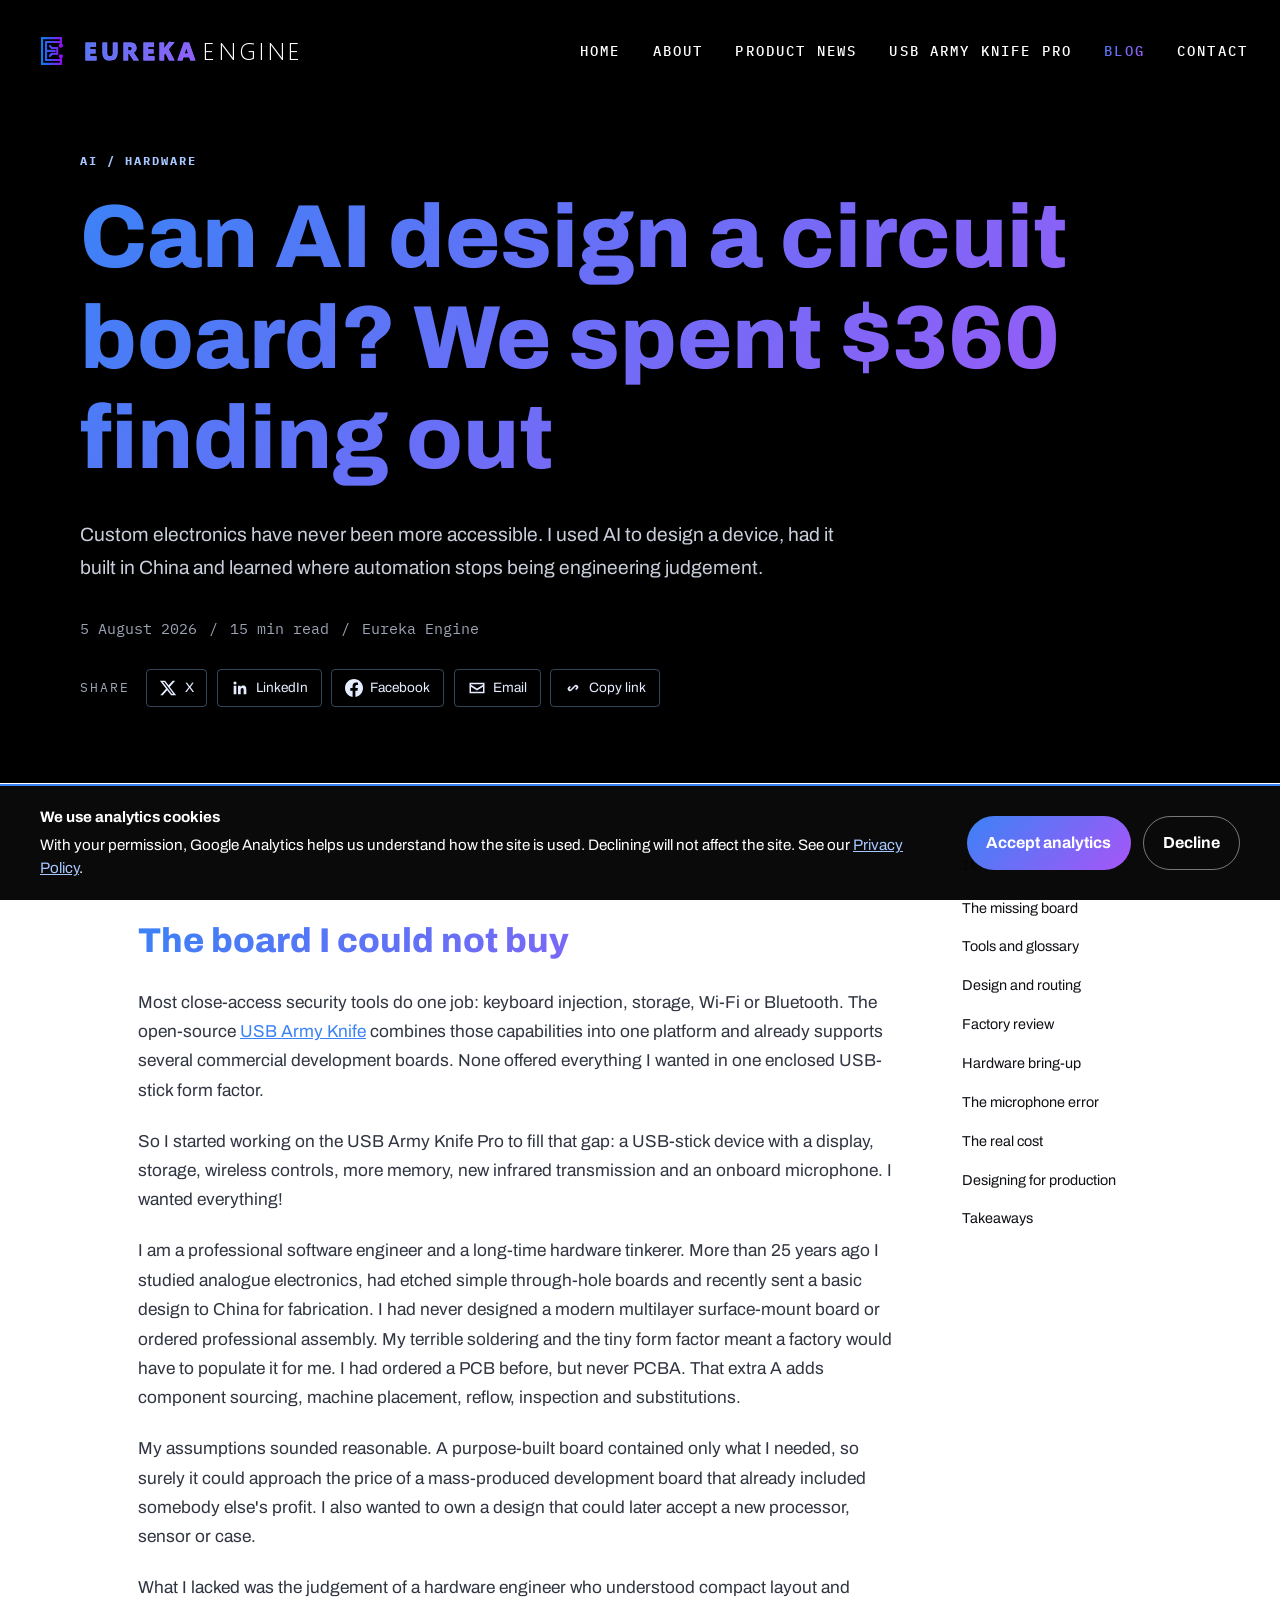
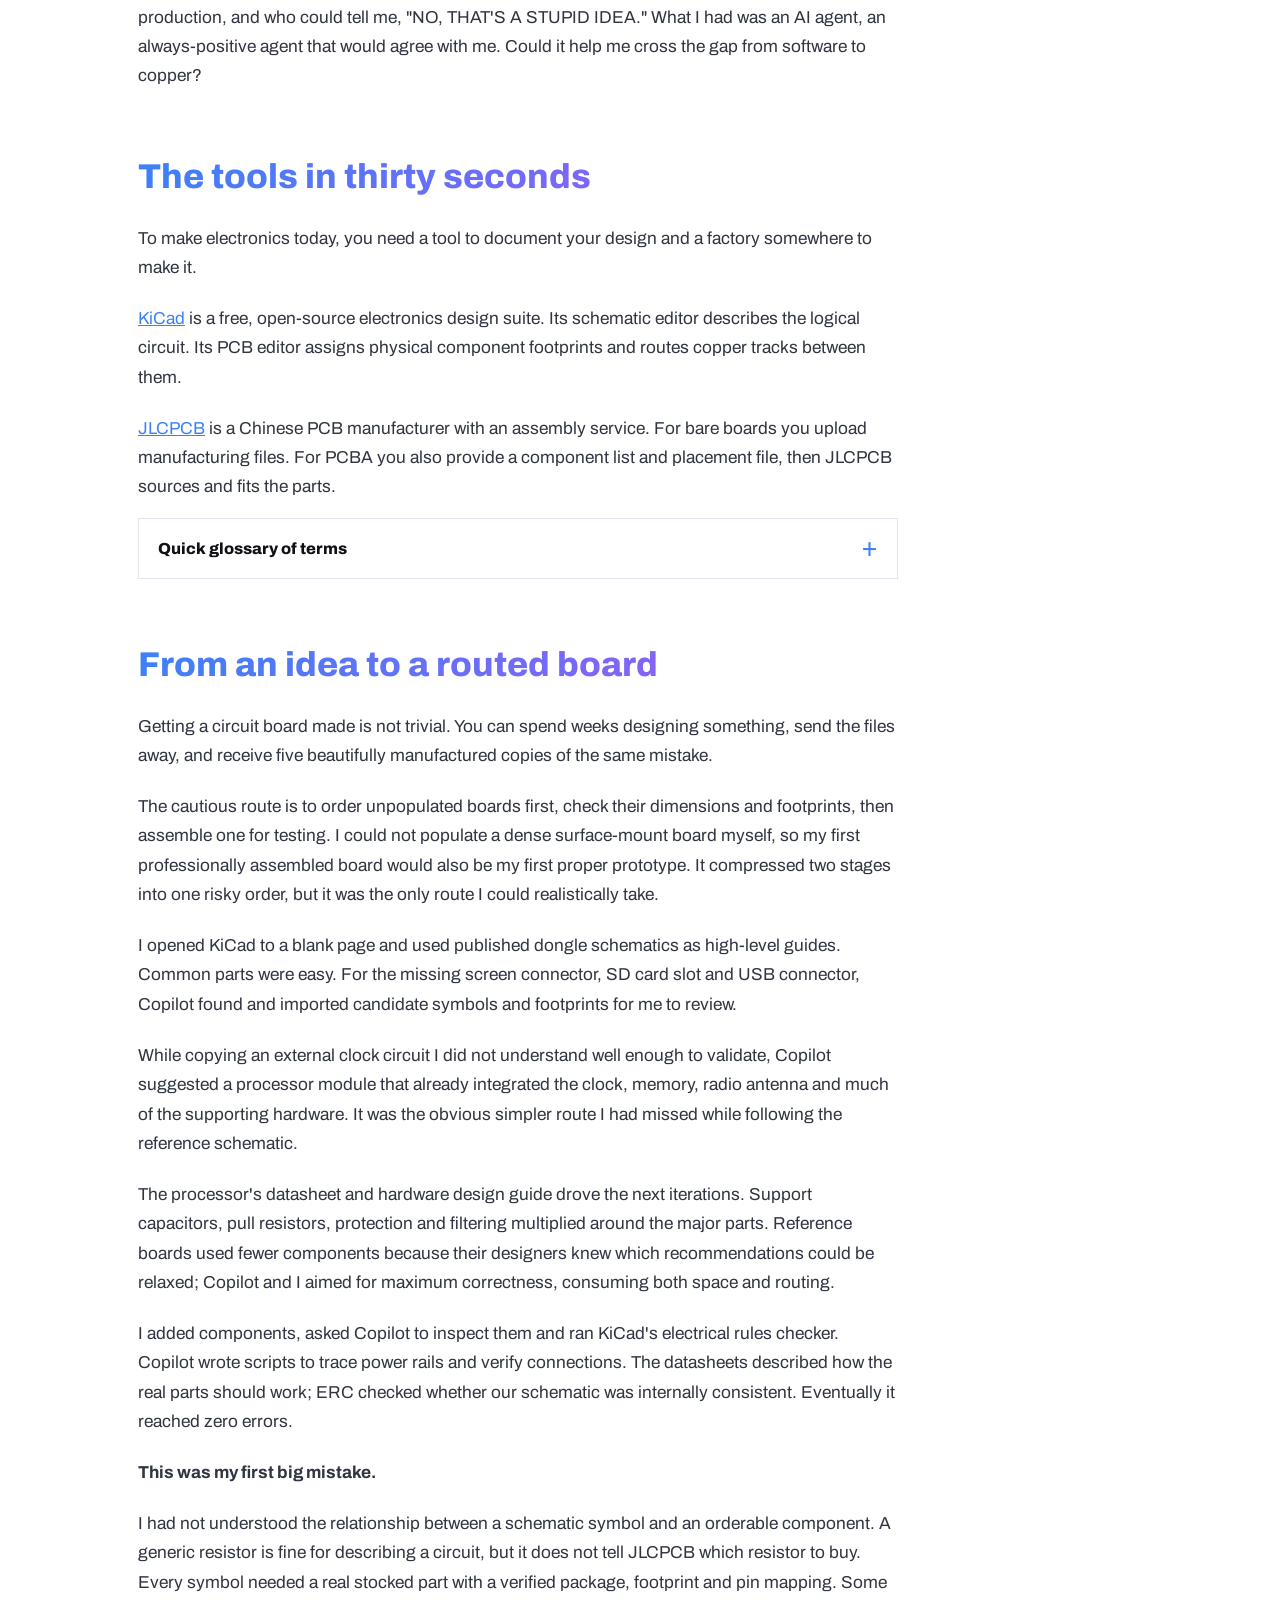
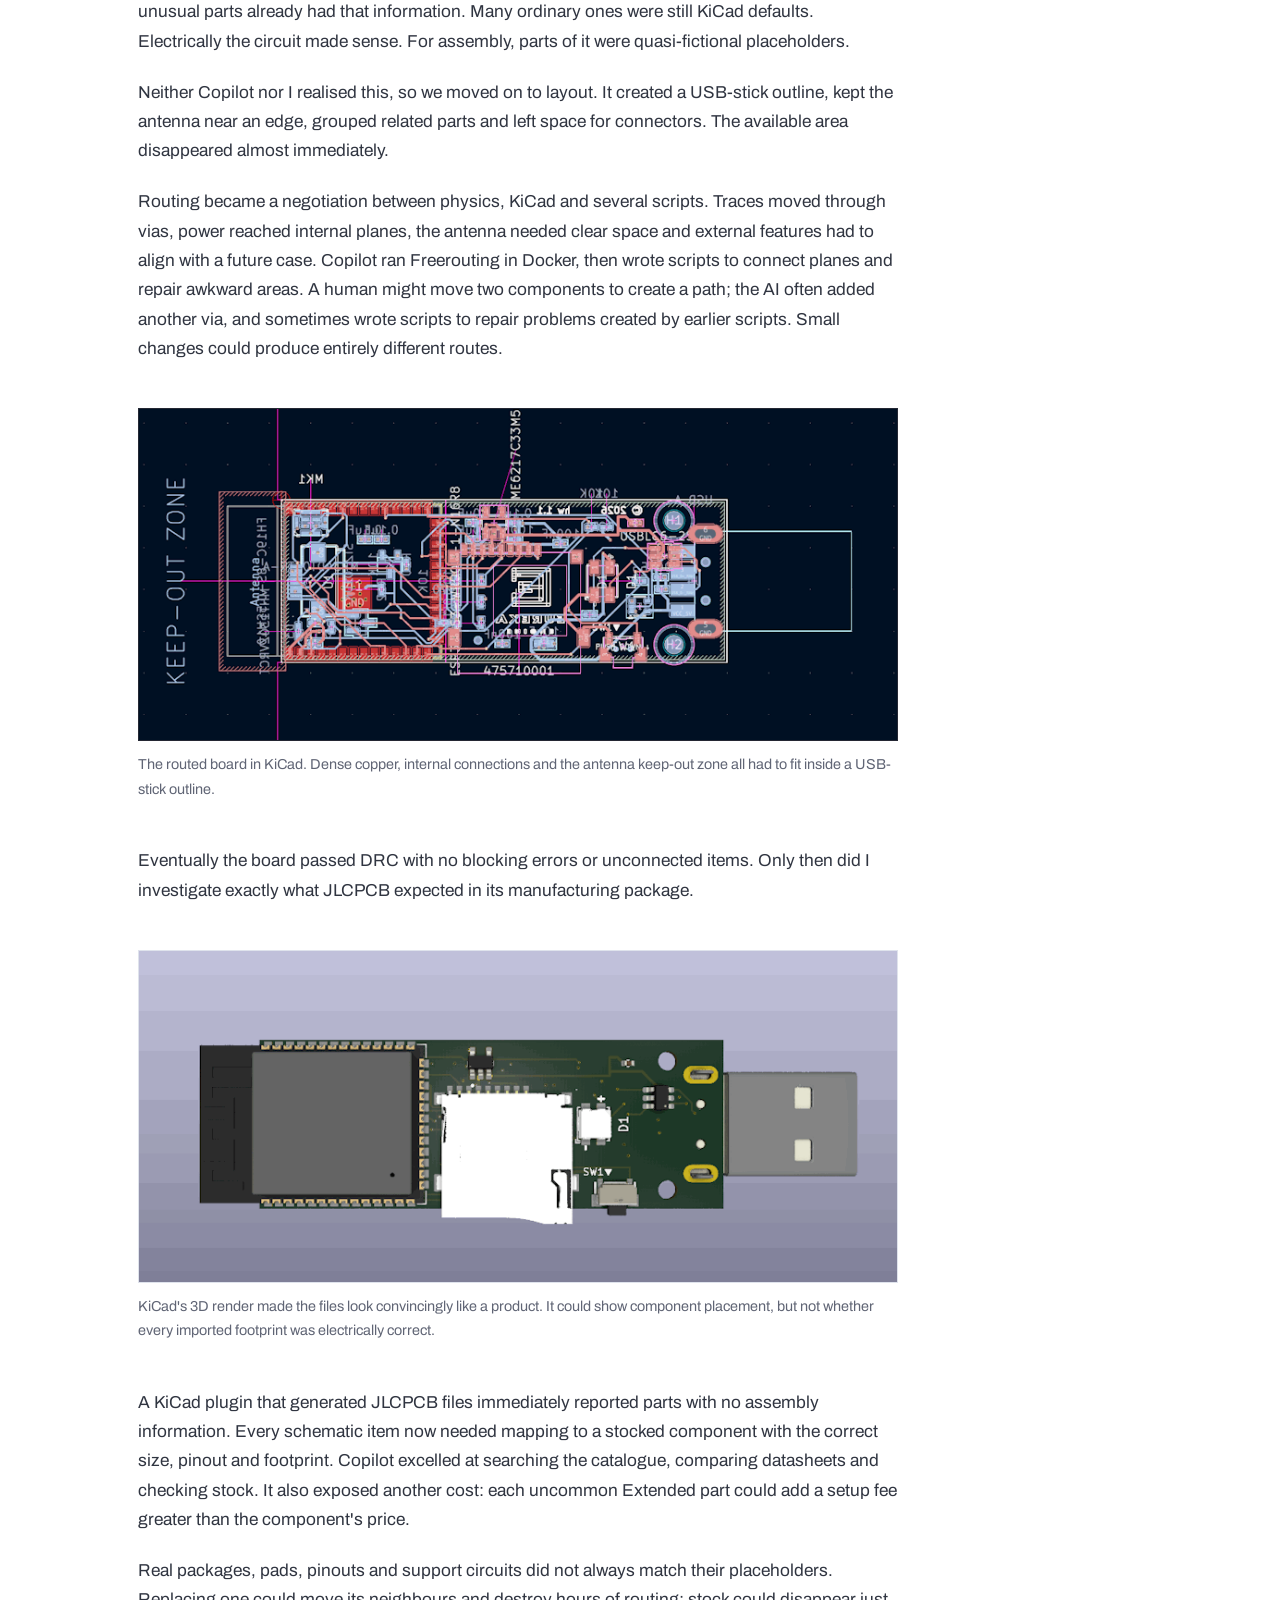
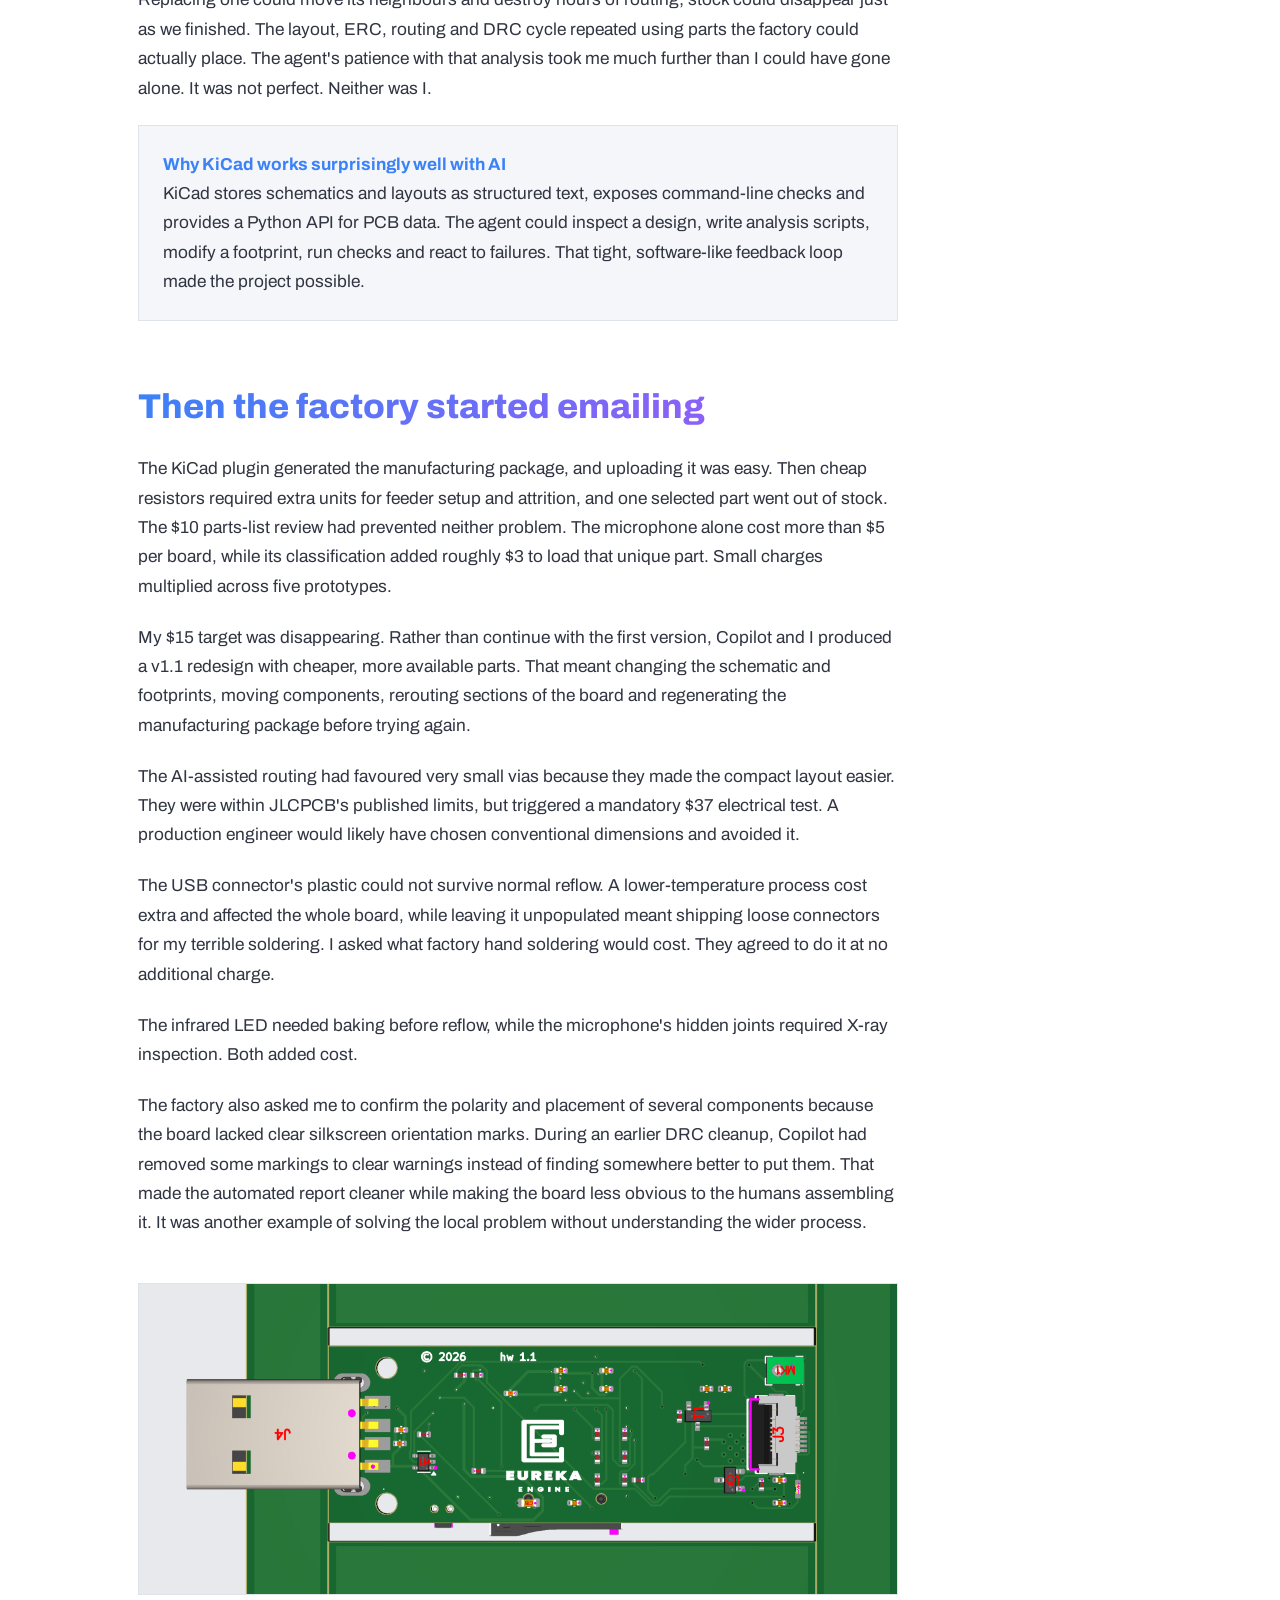
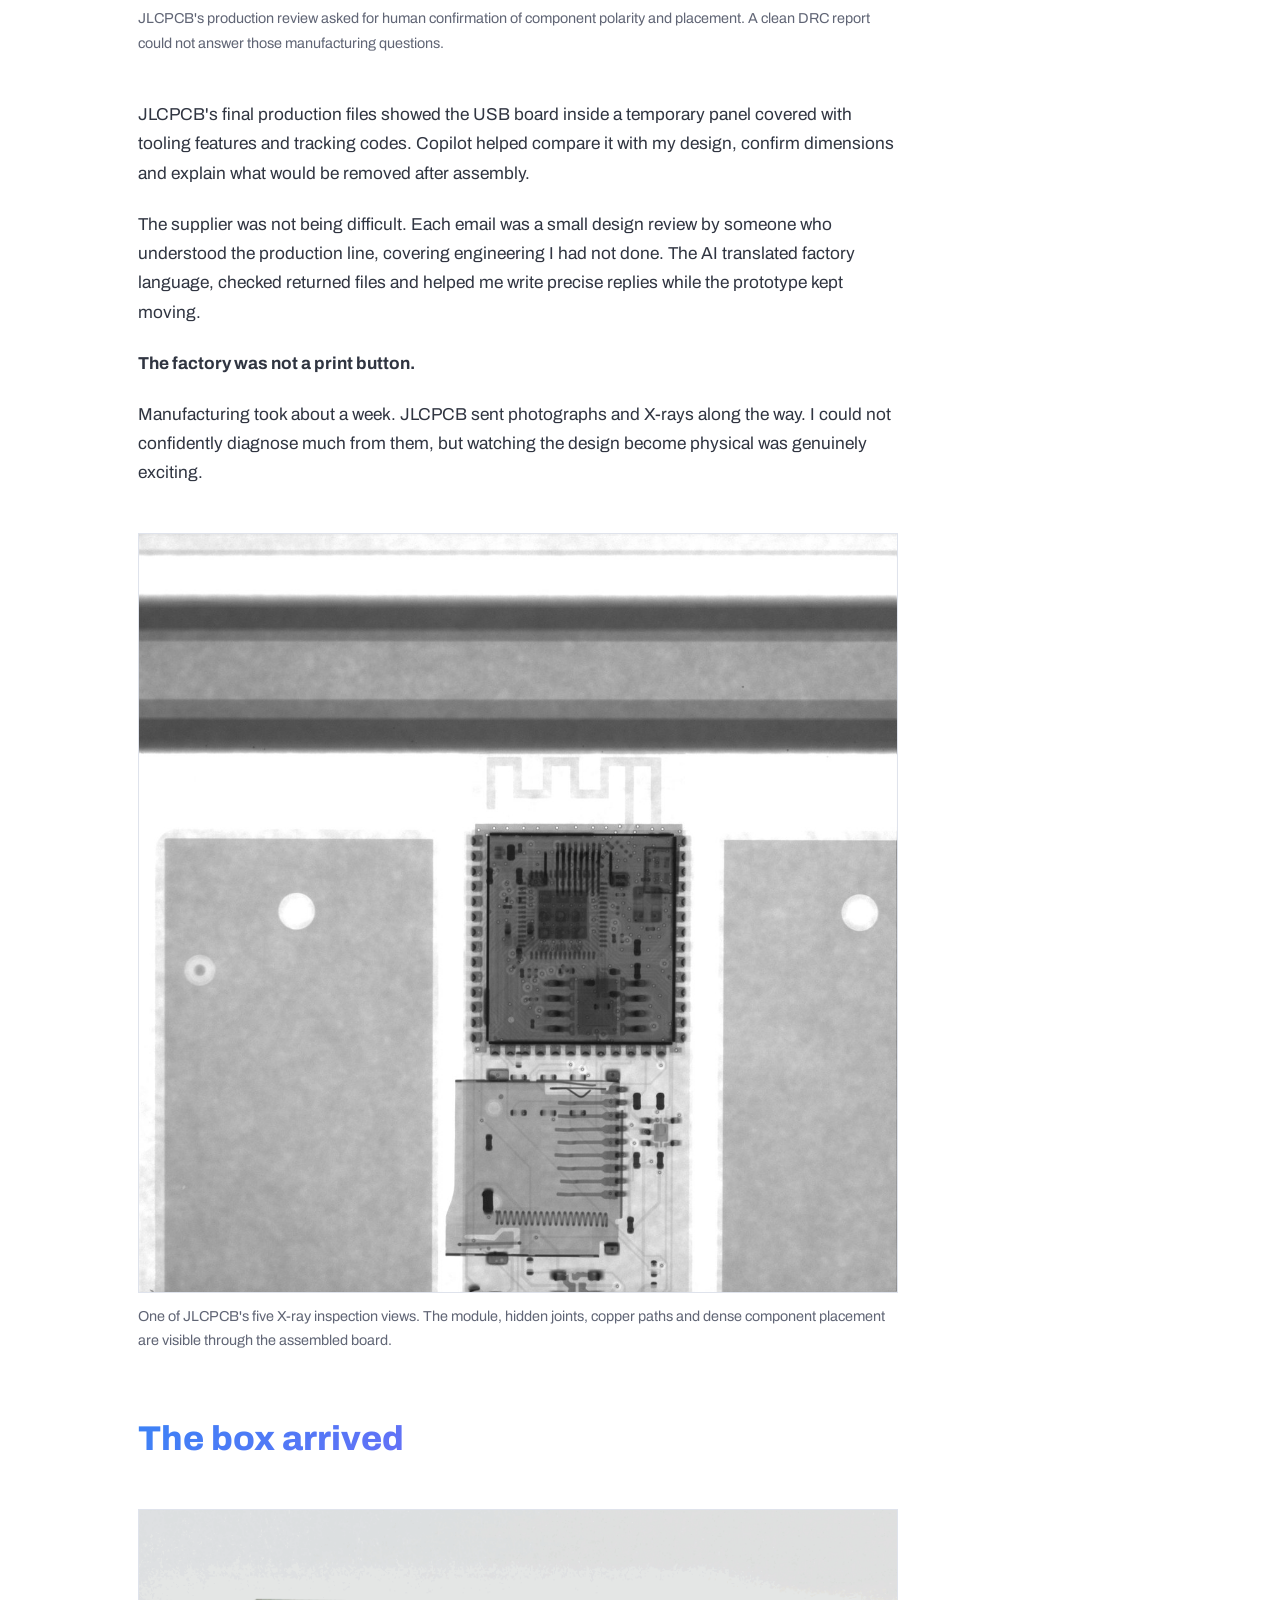
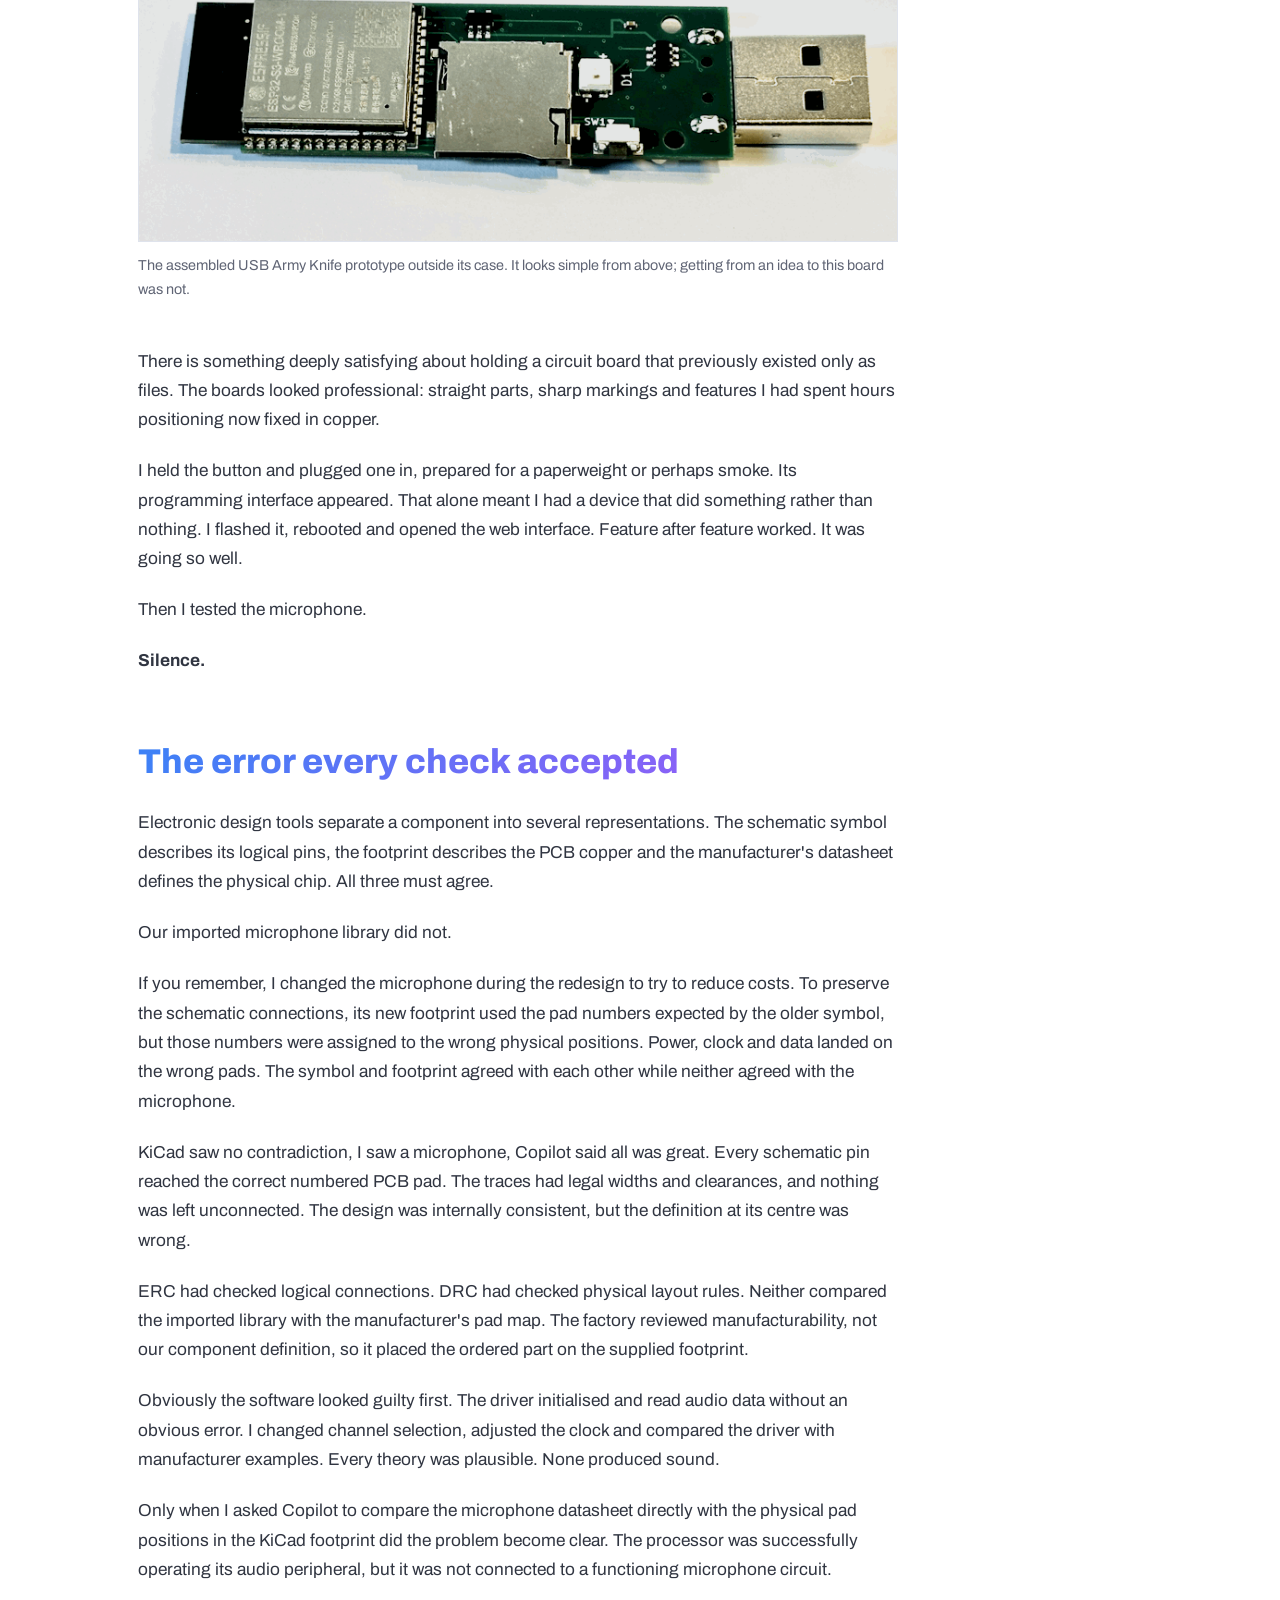
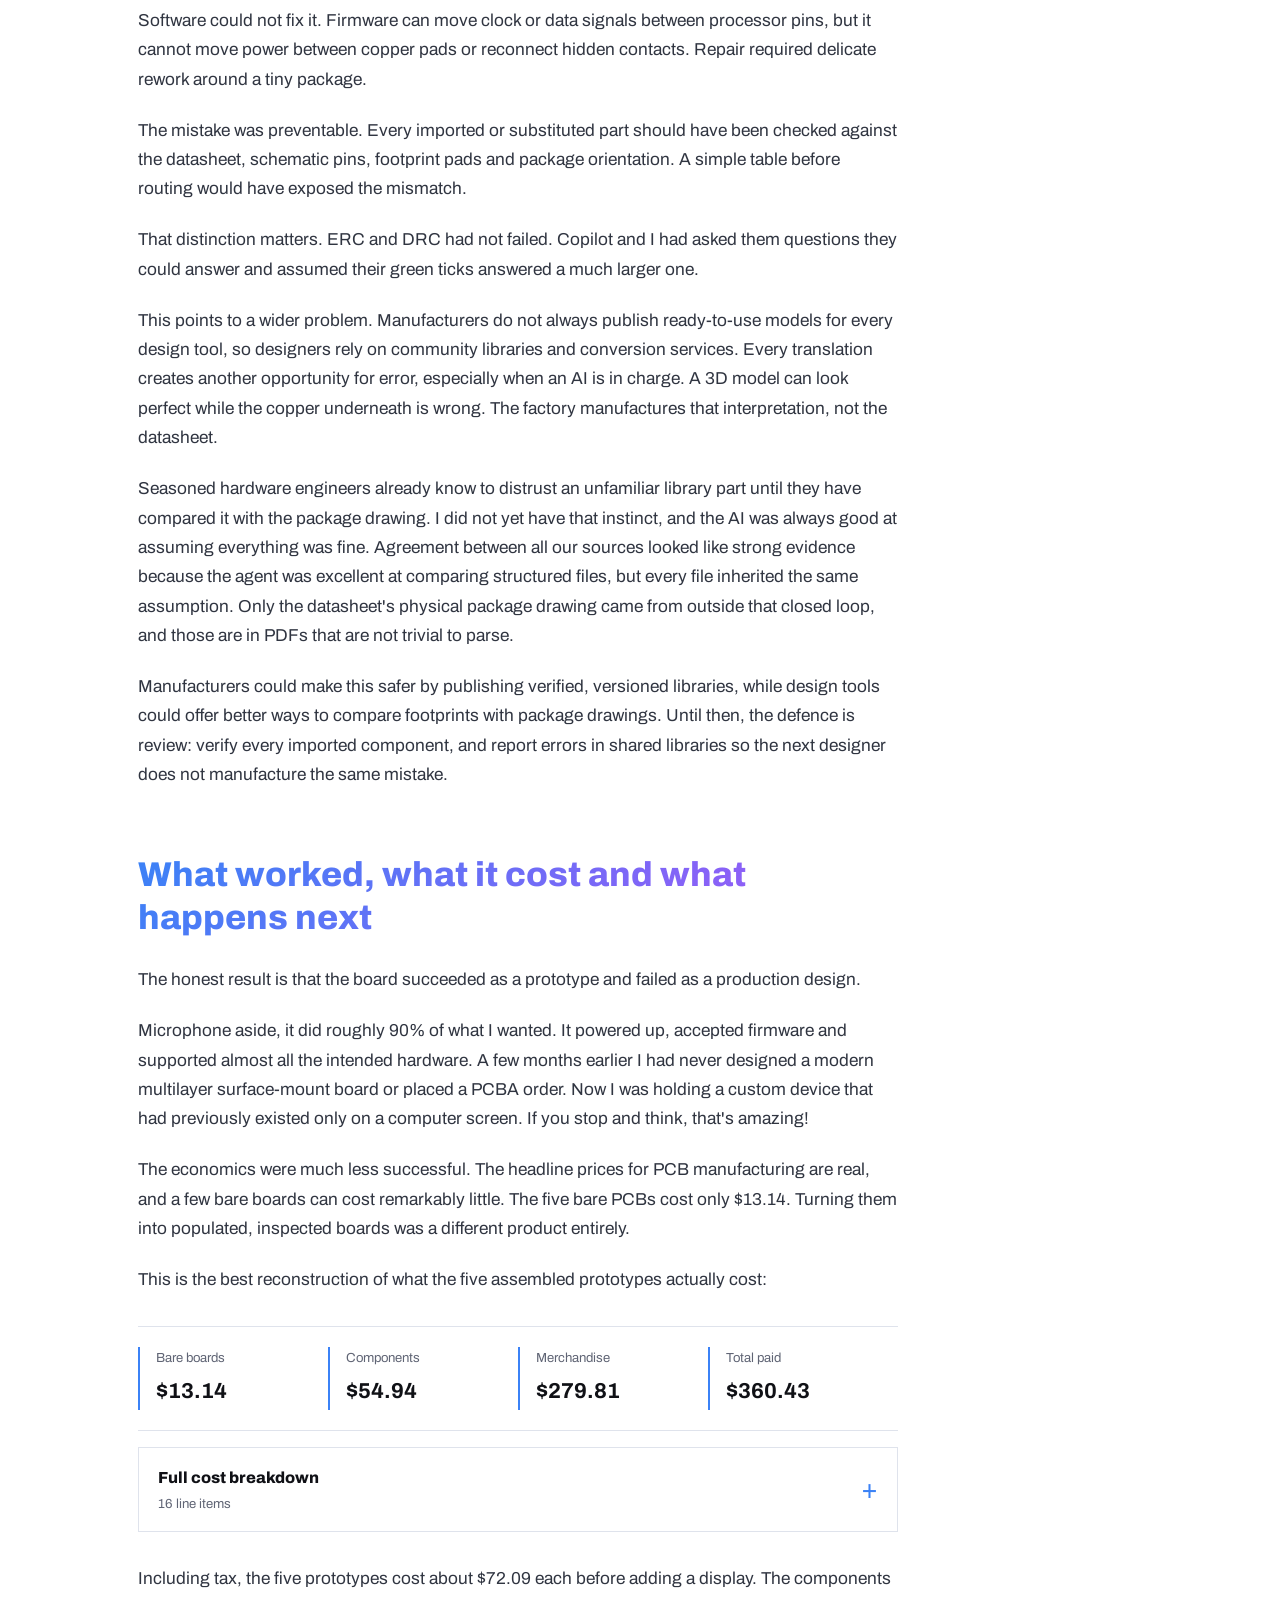
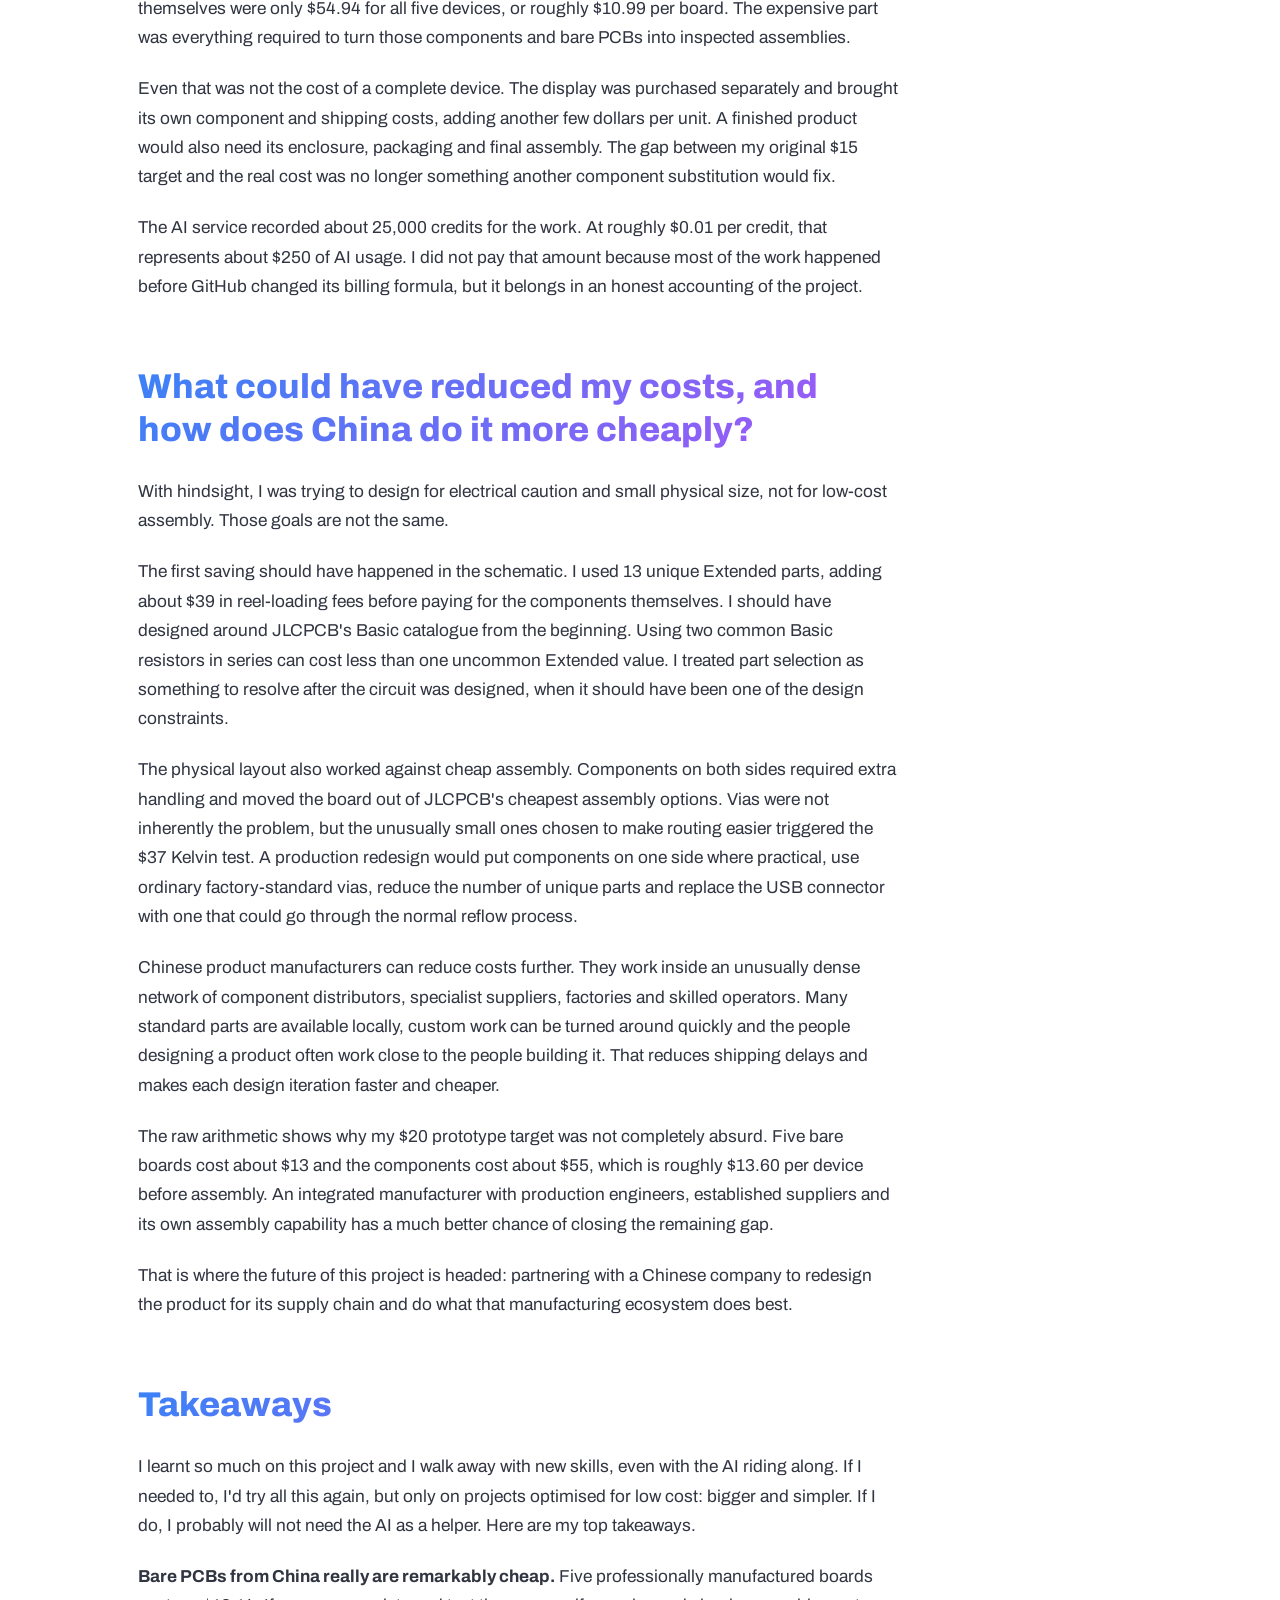
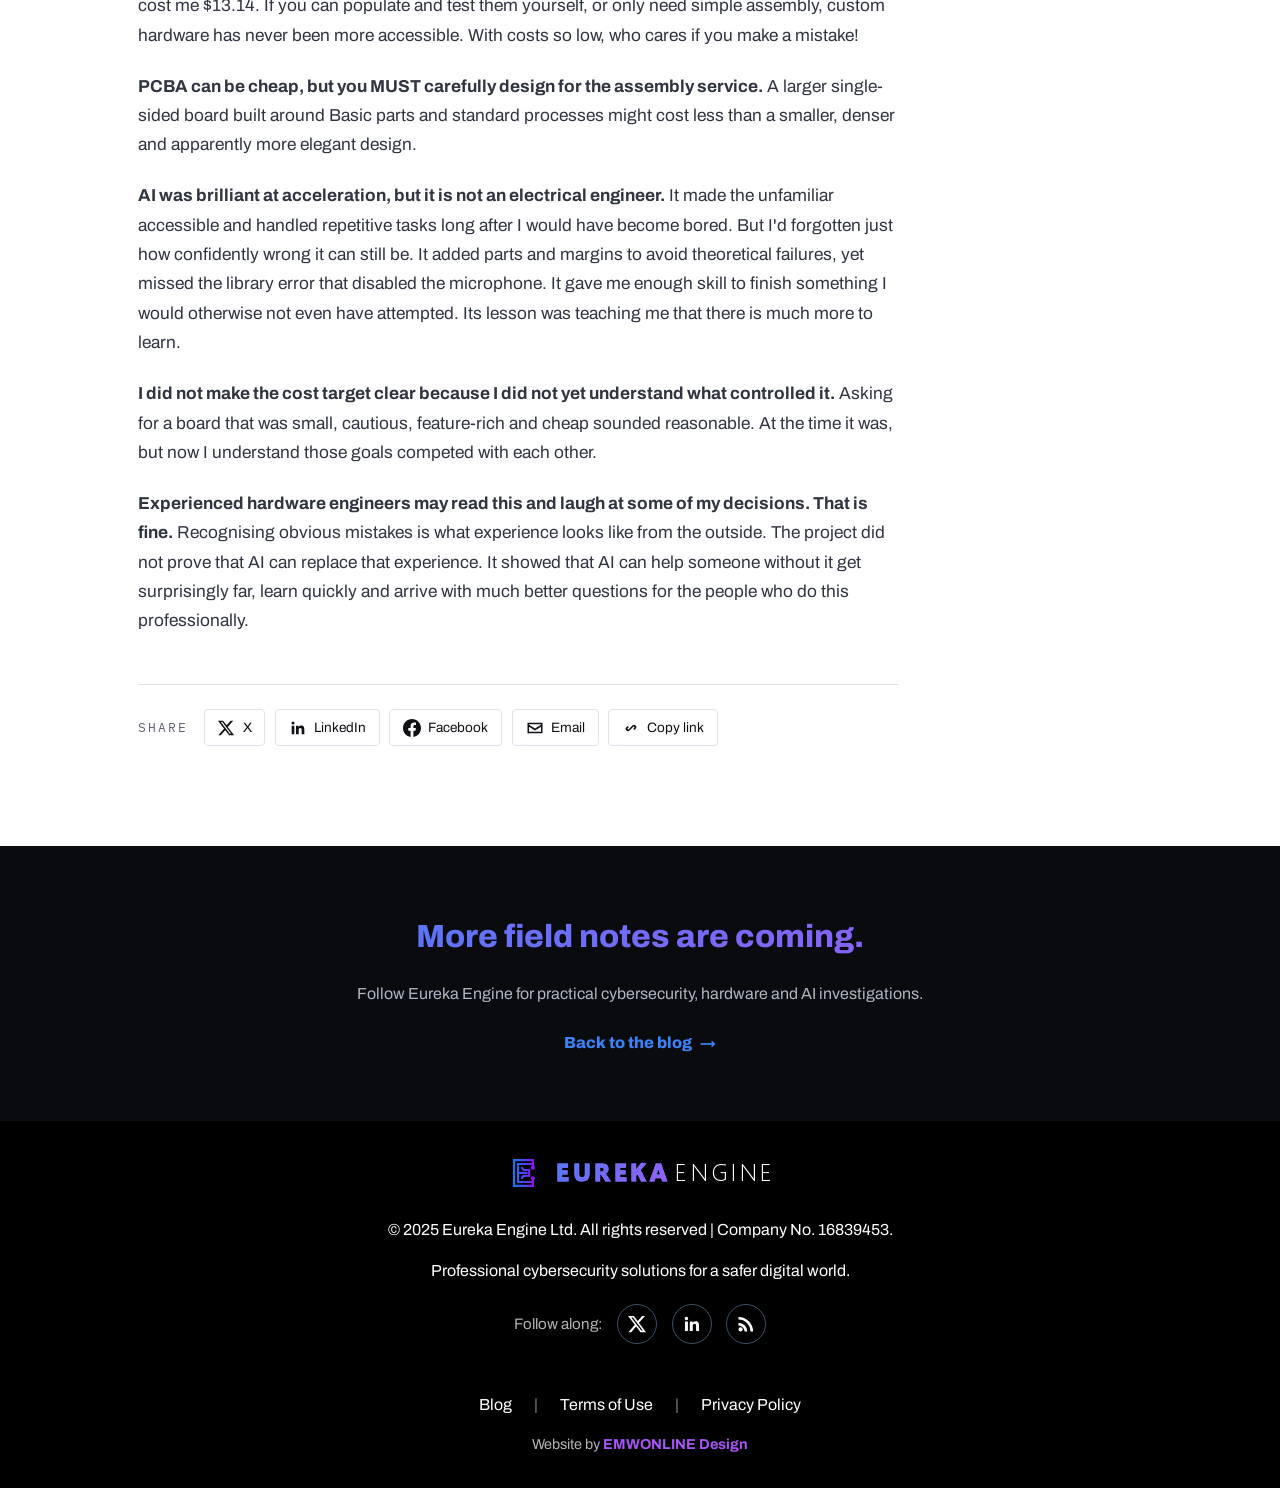
<file: blog/can-ai-design-circuit-board.html>
<!DOCTYPE html>
<html lang="en-GB">
<head>
    <meta charset="UTF-8">
    <meta name="viewport" content="width=device-width, initial-scale=1.0">
    <link rel="alternate" type="application/rss+xml" title="Eureka Engine Field Notes" href="https://www.eurekaengine.co.uk/feed.xml">
    <link rel="preconnect" href="https://fonts.googleapis.com">
    <link rel="preconnect" href="https://fonts.gstatic.com" crossorigin>
    <link rel="stylesheet" href="https://fonts.googleapis.com/css2?family=Archivo:wght@300;400;500;600;700;800;900&family=IBM+Plex+Mono:wght@400;500&display=swap">
    <title>Can AI design a circuit board? We spent $360 finding out</title>
    <meta name="description" content="I used AI to design a custom circuit board, had five prototypes assembled in China and learned where automation stops being engineering judgement.">
    <meta name="author" content="Eureka Engine Ltd">
    <link rel="canonical" href="https://www.eurekaengine.co.uk/blog/can-ai-design-circuit-board">
    <link rel="icon" type="image/png" href="/favicon.png">
    <link rel="stylesheet" href="/assets/css/blog.css">
    <link rel="stylesheet" href="/assets/css/cookie-consent.css">
    <script src="/assets/js/analytics-consent.js" defer></script>
    <meta property="og:type" content="article">
    <meta property="og:url" content="https://www.eurekaengine.co.uk/blog/can-ai-design-circuit-board">
    <meta property="og:title" content="Can AI design a circuit board? We spent $360 finding out">
    <meta property="og:description" content="From a blank KiCad page to five assembled boards: what AI accelerated, what every automated check missed and why the prototypes cost $360.">
    <meta property="og:image" content="https://www.eurekaengine.co.uk/assets/img/ai-circuit-board-social.jpg">
    <meta property="og:image:secure_url" content="https://www.eurekaengine.co.uk/assets/img/ai-circuit-board-social.jpg">
    <meta property="og:image:type" content="image/jpeg">
    <meta property="og:image:width" content="1200">
    <meta property="og:image:height" content="630">
    <meta property="og:image:alt" content="Can AI Design a Circuit Board alongside an X-ray of the USB Army Knife PCB">
    <meta property="og:site_name" content="Eureka Engine">
    <meta property="og:locale" content="en_GB">
    <meta property="article:published_time" content="2026-08-05">
    <meta property="article:modified_time" content="2026-08-05">
    <meta property="article:author" content="Eureka Engine Ltd">
    <meta property="article:section" content="AI and hardware">
    <meta name="twitter:card" content="summary_large_image">
    <meta name="twitter:site" content="@eureka_engine">
    <meta name="twitter:creator" content="@eureka_engine">
    <meta name="twitter:url" content="https://www.eurekaengine.co.uk/blog/can-ai-design-circuit-board">
    <meta name="twitter:title" content="Can AI design a circuit board? We spent $360 finding out">
    <meta name="twitter:description" content="I used AI to design a board, had it assembled in China and learned where automation stops being engineering judgement.">
    <meta name="twitter:image" content="https://www.eurekaengine.co.uk/assets/img/ai-circuit-board-social.jpg">
    <meta name="twitter:image:alt" content="Can AI Design a Circuit Board alongside an X-ray of the USB Army Knife PCB">
    <script type="application/ld+json">
    {
        "@context": "https://schema.org",
        "@type": "BlogPosting",
        "headline": "Can AI design a circuit board? We spent $360 finding out",
        "description": "I used AI to design a custom circuit board, had five prototypes assembled in China and learned where automation stops being engineering judgement.",
        "datePublished": "2026-08-05",
        "dateModified": "2026-08-06",
        "author": { "@type": "Organization", "name": "Eureka Engine Ltd" },
        "publisher": {
            "@type": "Organization",
            "name": "Eureka Engine Ltd",
            "logo": { "@type": "ImageObject", "url": "https://www.eurekaengine.co.uk/favicon.png" }
        },
        "mainEntityOfPage": "https://www.eurekaengine.co.uk/blog/can-ai-design-circuit-board",
        "image": "https://www.eurekaengine.co.uk/assets/img/ai-circuit-board-social.jpg"
    }
    </script>
</head>
<body>
    <header class="site-header">
        <nav class="site-nav" aria-label="Main navigation">
            <a href="/" class="logo-text" aria-label="Eureka Engine home">
                <img src="/assets/img/logo-icon.svg" alt="" class="logo-icon" width="40" height="40">
                <span class="logo-eureka">EUREKA</span><span class="logo-engine">ENGINE</span>
            </a>
            <button class="mobile-menu-toggle" type="button" aria-label="Toggle navigation" aria-expanded="false" aria-controls="primary-navigation"><span></span><span></span><span></span></button>
            <ul class="nav-links" id="primary-navigation">
                <li><a href="/#home">Home</a></li>
                <li><a href="/#about">About</a></li>
                <li><a href="/#product">Product news</a></li>
                <li><a href="/usb-army-knife-pro/">USB Army Knife PRO</a></li>
                <li><a href="/blog/" aria-current="page">Blog</a></li>
                <li><a href="/#contact">Contact</a></li>
                <li class="nav-social">
                    <a href="https://x.com/eureka_engine" target="_blank" rel="noopener noreferrer" aria-label="Follow Eureka Engine on X"><svg width="20" height="20" viewBox="0 0 24 24" fill="currentColor" aria-hidden="true"><path d="M18.244 2.25h3.308l-7.227 8.26 8.502 11.24H16.17l-5.214-6.817L4.99 21.75H1.68l7.73-8.835L1.254 2.25H8.08l4.713 6.231zm-1.161 17.52h1.833L7.084 4.126H5.117z"/></svg></a>
                    <a href="https://www.linkedin.com/company/eurekaengine" target="_blank" rel="noopener noreferrer" aria-label="Follow Eureka Engine on LinkedIn"><svg width="20" height="20" viewBox="0 0 24 24" fill="currentColor" aria-hidden="true"><path d="M20.447 20.452h-3.554v-5.569c0-1.328-.027-3.037-1.852-3.037-1.853 0-2.136 1.445-2.136 2.939v5.667H9.351V9h3.414v1.561h.046c.477-.9 1.637-1.85 3.37-1.85 3.601 0 4.267 2.37 4.267 5.455v6.286zM5.337 7.433a2.062 2.062 0 1 1 0-4.125 2.062 2.062 0 0 1 0 4.125zM7.119 20.452H3.555V9h3.564v11.452z"/></svg></a>
                </li>
            </ul>
        </nav>
    </header>

    <main>
        <header class="article-hero">
            <div class="article-hero-inner">
                <p class="eyebrow">AI / Hardware</p>
                <h1>Can AI design a circuit board? We spent $360 finding out</h1>
                <p class="standfirst">Custom electronics have never been more accessible. I used AI to design a device, had it built in China and learned where automation stops being engineering judgement.</p>
                <div class="article-meta"><time datetime="2026-08-05">5 August 2026</time><span aria-hidden="true">/</span><span>15 min read</span><span aria-hidden="true">/</span><span>Eureka Engine</span></div>
                <div data-share class="share-hero"></div>
            </div>
        </header>

        <div class="article-layout">
            <article class="article-body">
                <h2 id="board">The board I could not buy</h2>
                <p>Most close-access security tools do one job: keyboard injection, storage, Wi-Fi or Bluetooth. The open-source <a href="https://github.com/i-am-shodan/USBArmyKnife">USB Army Knife</a> combines those capabilities into one platform and already supports several commercial development boards. None offered everything I wanted in one enclosed USB-stick form factor.</p>
                <p>So I started working on the USB Army Knife Pro to fill that gap: a USB-stick device with a display, storage, wireless controls, more memory, new infrared transmission and an onboard microphone. I wanted everything!</p>
                <p>I am a professional software engineer and a long-time hardware tinkerer. More than 25 years ago I studied analogue electronics, had etched simple through-hole boards and recently sent a basic design to China for fabrication. I had never designed a modern multilayer surface-mount board or ordered professional assembly. My terrible soldering and the tiny form factor meant a factory would have to populate it for me. I had ordered a PCB before, but never PCBA. That extra A adds component sourcing, machine placement, reflow, inspection and substitutions.</p>
                <p>My assumptions sounded reasonable. A purpose-built board contained only what I needed, so surely it could approach the price of a mass-produced development board that already included somebody else's profit. I also wanted to own a design that could later accept a new processor, sensor or case.</p>
                <p>What I lacked was the judgement of a hardware engineer who understood compact layout and production, and who could tell me, "NO, THAT'S A STUPID IDEA." What I had was an AI agent, an always-positive agent that would agree with me. Could it help me cross the gap from software to copper?</p>

                <h2 id="tools">The tools in thirty seconds</h2>
                <p>To make electronics today, you need a tool to document your design and a factory somewhere to make it.</p>
                <p><a href="https://www.kicad.org/">KiCad</a> is a free, open-source electronics design suite. Its schematic editor describes the logical circuit. Its PCB editor assigns physical component footprints and routes copper tracks between them.</p>
                <p><a href="https://jlcpcb.com/">JLCPCB</a> is a Chinese PCB manufacturer with an assembly service. For bare boards you upload manufacturing files. For PCBA you also provide a component list and placement file, then JLCPCB sources and fits the parts.</p>

                <details class="article-details glossary-details">
                    <summary><span>Quick glossary of terms</span></summary>
                    <div class="glossary-content">
                        <ul>
                            <li><strong>AI credit:</strong> The service's billing unit for AI usage, not one raw model token.</li>
                            <li><strong>BOM:</strong> Bill of materials. The component shopping list sent to the assembly company.</li>
                            <li><strong>CPL:</strong> Component placement list. It tells the factory where each part belongs and its rotation.</li>
                            <li><strong>ERC / DRC:</strong> KiCad checks for logical schematic errors and physical PCB rule violations.</li>
                            <li><strong>PCB:</strong> The bare printed circuit board.</li>
                            <li><strong>PCBA:</strong> A PCB with its electronic components fitted and soldered.</li>
                            <li><strong>Basic / Extended part:</strong> JLCPCB parts already loaded for assembly, or parts that require a paid reel-loading setup.</li>
                            <li><strong>Gerbers:</strong> Manufacturing files describing the physical PCB layers.</li>
                            <li><strong>Footprint:</strong> The copper pad pattern used to mount a component.</li>
                            <li><strong>Via:</strong> A small plated hole carrying an electrical connection between copper layers.</li>
                            <li><strong>Reflow:</strong> Heating solder paste until it melts and joins surface-mounted components to the board.</li>
                            <li><strong>Flying probe / Kelvin test:</strong> Electrical tests for connections and the resistance of very small plated holes.</li>
                        </ul>
                    </div>
                </details>

                <h2 id="design">From an idea to a routed board</h2>
                <p>Getting a circuit board made is not trivial. You can spend weeks designing something, send the files away, and receive five beautifully manufactured copies of the same mistake.</p>
                <p>The cautious route is to order unpopulated boards first, check their dimensions and footprints, then assemble one for testing. I could not populate a dense surface-mount board myself, so my first professionally assembled board would also be my first proper prototype. It compressed two stages into one risky order, but it was the only route I could realistically take.</p>
                <p>I opened KiCad to a blank page and used published dongle schematics as high-level guides. Common parts were easy. For the missing screen connector, SD card slot and USB connector, Copilot found and imported candidate symbols and footprints for me to review.</p>
                <p>While copying an external clock circuit I did not understand well enough to validate, Copilot suggested a processor module that already integrated the clock, memory, radio antenna and much of the supporting hardware. It was the obvious simpler route I had missed while following the reference schematic.</p>
                <p>The processor's datasheet and hardware design guide drove the next iterations. Support capacitors, pull resistors, protection and filtering multiplied around the major parts. Reference boards used fewer components because their designers knew which recommendations could be relaxed; Copilot and I aimed for maximum correctness, consuming both space and routing.</p>
                <p>I added components, asked Copilot to inspect them and ran KiCad's electrical rules checker. Copilot wrote scripts to trace power rails and verify connections. The datasheets described how the real parts should work; ERC checked whether our schematic was internally consistent. Eventually it reached zero errors.</p>
                <p><strong>This was my first big mistake.</strong></p>
                <p>I had not understood the relationship between a schematic symbol and an orderable component. A generic resistor is fine for describing a circuit, but it does not tell JLCPCB which resistor to buy. Every symbol needed a real stocked part with a verified package, footprint and pin mapping. Some unusual parts already had that information. Many ordinary ones were still KiCad defaults. Electrically the circuit made sense. For assembly, parts of it were quasi-fictional placeholders.</p>
                <p>Neither Copilot nor I realised this, so we moved on to layout. It created a USB-stick outline, kept the antenna near an edge, grouped related parts and left space for connectors. The available area disappeared almost immediately.</p>
                <p>Routing became a negotiation between physics, KiCad and several scripts. Traces moved through vias, power reached internal planes, the antenna needed clear space and external features had to align with a future case. Copilot ran Freerouting in Docker, then wrote scripts to connect planes and repair awkward areas. A human might move two components to create a path; the AI often added another via, and sometimes wrote scripts to repair problems created by earlier scripts. Small changes could produce entirely different routes.</p>

                <figure class="article-figure">
                    <img src="/assets/img/usb-army-knife-kicad-layout.png" alt="KiCad PCB editor view of the compact USB Army Knife board showing routed copper, components and the antenna keep-out zone" width="820" height="358" loading="lazy">
                    <figcaption>The routed board in KiCad. Dense copper, internal connections and the antenna keep-out zone all had to fit inside a USB-stick outline.</figcaption>
                </figure>

                <p>Eventually the board passed DRC with no blocking errors or unconnected items. Only then did I investigate exactly what JLCPCB expected in its manufacturing package.</p>

                <figure class="article-figure article-figure-light">
                    <img src="/assets/img/usb-army-knife-3d-render.png" alt="KiCad 3D rendering of the USB Army Knife PCB with processor module, microSD slot, controls and USB connector" width="820" height="358" loading="lazy">
                    <figcaption>KiCad's 3D render made the files look convincingly like a product. It could show component placement, but not whether every imported footprint was electrically correct.</figcaption>
                </figure>

                <p>A KiCad plugin that generated JLCPCB files immediately reported parts with no assembly information. Every schematic item now needed mapping to a stocked component with the correct size, pinout and footprint. Copilot excelled at searching the catalogue, comparing datasheets and checking stock. It also exposed another cost: each uncommon Extended part could add a setup fee greater than the component's price.</p>
                <p>Real packages, pads, pinouts and support circuits did not always match their placeholders. Replacing one could move its neighbours and destroy hours of routing; stock could disappear just as we finished. The layout, ERC, routing and DRC cycle repeated using parts the factory could actually place. The agent's patience with that analysis took me much further than I could have gone alone. It was not perfect. Neither was I.</p>
                <aside class="technical-note" aria-label="Why KiCad works well with AI">
                    <p><strong>Why KiCad works surprisingly well with AI</strong></p>
                    <p>KiCad stores schematics and layouts as structured text, exposes command-line checks and provides a Python API for PCB data. The agent could inspect a design, write analysis scripts, modify a footprint, run checks and react to failures. That tight, software-like feedback loop made the project possible.</p>
                </aside>

                <h2 id="factory">Then the factory started emailing</h2>
                <p>The KiCad plugin generated the manufacturing package, and uploading it was easy. Then cheap resistors required extra units for feeder setup and attrition, and one selected part went out of stock. The $10 parts-list review had prevented neither problem. The microphone alone cost more than $5 per board, while its classification added roughly $3 to load that unique part. Small charges multiplied across five prototypes.</p>
                <p>My $15 target was disappearing. Rather than continue with the first version, Copilot and I produced a v1.1 redesign with cheaper, more available parts. That meant changing the schematic and footprints, moving components, rerouting sections of the board and regenerating the manufacturing package before trying again.</p>
                <p>The AI-assisted routing had favoured very small vias because they made the compact layout easier. They were within JLCPCB's published limits, but triggered a mandatory $37 electrical test. A production engineer would likely have chosen conventional dimensions and avoided it.</p>
                <p>The USB connector's plastic could not survive normal reflow. A lower-temperature process cost extra and affected the whole board, while leaving it unpopulated meant shipping loose connectors for my terrible soldering. I asked what factory hand soldering would cost. They agreed to do it at no additional charge.</p>
                <p>The infrared LED needed baking before reflow, while the microphone's hidden joints required X-ray inspection. Both added cost.</p>
                <p>The factory also asked me to confirm the polarity and placement of several components because the board lacked clear silkscreen orientation marks. During an earlier DRC cleanup, Copilot had removed some markings to clear warnings instead of finding somewhere better to put them. That made the automated report cleaner while making the board less obvious to the humans assembling it. It was another example of solving the local problem without understanding the wider process.</p>

                <figure class="article-figure article-figure-light">
                    <img src="/assets/img/jlcpcb-polarity-review.png" alt="Factory review rendering of the USB Army Knife PCB with polarity and placement markers around components" width="2416" height="992" loading="lazy">
                    <figcaption>JLCPCB's production review asked for human confirmation of component polarity and placement. A clean DRC report could not answer those manufacturing questions.</figcaption>
                </figure>

                <p>JLCPCB's final production files showed the USB board inside a temporary panel covered with tooling features and tracking codes. Copilot helped compare it with my design, confirm dimensions and explain what would be removed after assembly.</p>
                <p>The supplier was not being difficult. Each email was a small design review by someone who understood the production line, covering engineering I had not done. The AI translated factory language, checked returned files and helped me write precise replies while the prototype kept moving.</p>
                <p><strong>The factory was not a print button.</strong></p>
                <p>Manufacturing took about a week. JLCPCB sent photographs and X-rays along the way. I could not confidently diagnose much from them, but watching the design become physical was genuinely exciting.</p>

                <figure class="article-figure article-figure-light">
                    <img src="/assets/img/usb-army-knife-pcba-xray.jpg" alt="Factory X-ray inspection image showing the assembled USB Army Knife PCB, processor module, solder joints and internal copper traces" width="1200" height="1200" loading="lazy">
                    <figcaption>One of JLCPCB's five X-ray inspection views. The module, hidden joints, copper paths and dense component placement are visible through the assembled board.</figcaption>
                </figure>

                <h2 id="arrival">The box arrived</h2>

                <figure class="article-figure article-figure-light">
                    <img src="/assets/img/usb-army-knife-real-device.png" alt="The assembled USB Army Knife circuit board outside its case, with its processor module, microSD slot, controls and USB connector visible" width="820" height="358">
                    <figcaption>The assembled USB Army Knife prototype outside its case. It looks simple from above; getting from an idea to this board was not.</figcaption>
                </figure>

                <p>There is something deeply satisfying about holding a circuit board that previously existed only as files. The boards looked professional: straight parts, sharp markings and features I had spent hours positioning now fixed in copper.</p>
                <p>I held the button and plugged one in, prepared for a paperweight or perhaps smoke. Its programming interface appeared. That alone meant I had a device that did something rather than nothing. I flashed it, rebooted and opened the web interface. Feature after feature worked. It was going so well.</p>
                <p>Then I tested the microphone.</p>
                <p><strong>Silence.</strong></p>

                <h2 id="error">The error every check accepted</h2>
                <p>Electronic design tools separate a component into several representations. The schematic symbol describes its logical pins, the footprint describes the PCB copper and the manufacturer's datasheet defines the physical chip. All three must agree.</p>
                <p>Our imported microphone library did not.</p>
                <p>If you remember, I changed the microphone during the redesign to try to reduce costs. To preserve the schematic connections, its new footprint used the pad numbers expected by the older symbol, but those numbers were assigned to the wrong physical positions. Power, clock and data landed on the wrong pads. The symbol and footprint agreed with each other while neither agreed with the microphone.</p>
                <p>KiCad saw no contradiction, I saw a microphone, Copilot said all was great. Every schematic pin reached the correct numbered PCB pad. The traces had legal widths and clearances, and nothing was left unconnected. The design was internally consistent, but the definition at its centre was wrong.</p>
                <p>ERC had checked logical connections. DRC had checked physical layout rules. Neither compared the imported library with the manufacturer's pad map. The factory reviewed manufacturability, not our component definition, so it placed the ordered part on the supplied footprint.</p>
                <p>Obviously the software looked guilty first. The driver initialised and read audio data without an obvious error. I changed channel selection, adjusted the clock and compared the driver with manufacturer examples. Every theory was plausible. None produced sound.</p>
                <p>Only when I asked Copilot to compare the microphone datasheet directly with the physical pad positions in the KiCad footprint did the problem become clear. The processor was successfully operating its audio peripheral, but it was not connected to a functioning microphone circuit.</p>
                <p>Software could not fix it. Firmware can move clock or data signals between processor pins, but it cannot move power between copper pads or reconnect hidden contacts. Repair required delicate rework around a tiny package.</p>
                <p>The mistake was preventable. Every imported or substituted part should have been checked against the datasheet, schematic pins, footprint pads and package orientation. A simple table before routing would have exposed the mismatch.</p>
                <p>That distinction matters. ERC and DRC had not failed. Copilot and I had asked them questions they could answer and assumed their green ticks answered a much larger one.</p>
                <p>This points to a wider problem. Manufacturers do not always publish ready-to-use models for every design tool, so designers rely on community libraries and conversion services. Every translation creates another opportunity for error, especially when an AI is in charge. A 3D model can look perfect while the copper underneath is wrong. The factory manufactures that interpretation, not the datasheet.</p>
                <p>Seasoned hardware engineers already know to distrust an unfamiliar library part until they have compared it with the package drawing. I did not yet have that instinct, and the AI was always good at assuming everything was fine. Agreement between all our sources looked like strong evidence because the agent was excellent at comparing structured files, but every file inherited the same assumption. Only the datasheet's physical package drawing came from outside that closed loop, and those are in PDFs that are not trivial to parse.</p>
                <p>Manufacturers could make this safer by publishing verified, versioned libraries, while design tools could offer better ways to compare footprints with package drawings. Until then, the defence is review: verify every imported component, and report errors in shared libraries so the next designer does not manufacture the same mistake.</p>

                <h2 id="cost">What worked, what it cost and what happens next</h2>
                <p>The honest result is that the board succeeded as a prototype and failed as a production design.</p>
                <p>Microphone aside, it did roughly 90% of what I wanted. It powered up, accepted firmware and supported almost all the intended hardware. A few months earlier I had never designed a modern multilayer surface-mount board or placed a PCBA order. Now I was holding a custom device that had previously existed only on a computer screen. If you stop and think, that's amazing!</p>
                <p>The economics were much less successful. The headline prices for PCB manufacturing are real, and a few bare boards can cost remarkably little. The five bare PCBs cost only $13.14. Turning them into populated, inspected boards was a different product entirely.</p>
                <p>This is the best reconstruction of what the five assembled prototypes actually cost:</p>

                <div class="cost-overview" role="group" aria-label="Prototype cost summary">
                    <div><span>Bare boards</span><strong>$13.14</strong></div>
                    <div><span>Components</span><strong>$54.94</strong></div>
                    <div><span>Merchandise</span><strong>$279.81</strong></div>
                    <div><span>Total paid</span><strong>$360.43</strong></div>
                </div>

                <details class="article-details cost-details">
                    <summary><span>Full cost breakdown</span><small>16 line items</small></summary>
                    <div class="article-table-wrapper">
                        <table>
                            <thead><tr><th>Item</th><th>Cost</th></tr></thead>
                            <tbody>
                                <tr><td>PCB fabrication for five boards</td><td>$13.14</td></tr>
                                <tr><td>Components for five devices</td><td>$54.94</td></tr>
                                <tr><td>Parts-selection service, not ultimately needed</td><td>$10.00</td></tr>
                                <tr><td>Component baking</td><td>$7.88</td></tr>
                                <tr><td>Photo confirmation</td><td>$8.21</td></tr>
                                <tr><td>Board cleaning</td><td>$0.82</td></tr>
                                <tr><td>Flying probe test</td><td>$18.26</td></tr>
                                <tr><td>PCBA remark option</td><td>$10.68</td></tr>
                                <tr><td>Mandatory four-wire Kelvin test for the small vias</td><td>$37.00</td></tr>
                                <tr><td>Extended-part loading fees, 13 unique parts x $3</td><td>$39.00</td></tr>
                                <tr><td>Reconciled balance: remaining PCBA setup, assembly and bundled charges</td><td>$79.88</td></tr>
                                <tr><td><strong>Merchandise subtotal</strong></td><td><strong>$279.81</strong></td></tr>
                                <tr><td>DHL shipping</td><td>$21.06</td></tr>
                                <tr><td>Discount</td><td>-$13.06</td></tr>
                                <tr><td><strong>Pre-tax total</strong></td><td><strong>$287.81</strong></td></tr>
                                <tr><td>UK tax, GBP 53.94</td><td>$72.62</td></tr>
                            </tbody>
                            <tfoot><tr><td>Total paid</td><td>$360.43</td></tr></tfoot>
                        </table>
                    </div>
                </details>

                <p>Including tax, the five prototypes cost about $72.09 each before adding a display. The components themselves were only $54.94 for all five devices, or roughly $10.99 per board. The expensive part was everything required to turn those components and bare PCBs into inspected assemblies.</p>
                <p>Even that was not the cost of a complete device. The display was purchased separately and brought its own component and shipping costs, adding another few dollars per unit. A finished product would also need its enclosure, packaging and final assembly. The gap between my original $15 target and the real cost was no longer something another component substitution would fix.</p>
                <p>The AI service recorded about 25,000 credits for the work. At roughly $0.01 per credit, that represents about $250 of AI usage. I did not pay that amount because most of the work happened before GitHub changed its billing formula, but it belongs in an honest accounting of the project.</p>

                <h2 id="production">What could have reduced my costs, and how does China do it more cheaply?</h2>
                <p>With hindsight, I was trying to design for electrical caution and small physical size, not for low-cost assembly. Those goals are not the same.</p>
                <p>The first saving should have happened in the schematic. I used 13 unique Extended parts, adding about $39 in reel-loading fees before paying for the components themselves. I should have designed around JLCPCB's Basic catalogue from the beginning. Using two common Basic resistors in series can cost less than one uncommon Extended value. I treated part selection as something to resolve after the circuit was designed, when it should have been one of the design constraints.</p>
                <p>The physical layout also worked against cheap assembly. Components on both sides required extra handling and moved the board out of JLCPCB's cheapest assembly options. Vias were not inherently the problem, but the unusually small ones chosen to make routing easier triggered the $37 Kelvin test. A production redesign would put components on one side where practical, use ordinary factory-standard vias, reduce the number of unique parts and replace the USB connector with one that could go through the normal reflow process.</p>
                <p>Chinese product manufacturers can reduce costs further. They work inside an unusually dense network of component distributors, specialist suppliers, factories and skilled operators. Many standard parts are available locally, custom work can be turned around quickly and the people designing a product often work close to the people building it. That reduces shipping delays and makes each design iteration faster and cheaper.</p>
                <p>The raw arithmetic shows why my $20 prototype target was not completely absurd. Five bare boards cost about $13 and the components cost about $55, which is roughly $13.60 per device before assembly. An integrated manufacturer with production engineers, established suppliers and its own assembly capability has a much better chance of closing the remaining gap.</p>
                <p>That is where the future of this project is headed: partnering with a Chinese company to redesign the product for its supply chain and do what that manufacturing ecosystem does best.</p>

                <h2 id="takeaways">Takeaways</h2>
                <p>I learnt so much on this project and I walk away with new skills, even with the AI riding along. If I needed to, I'd try all this again, but only on projects optimised for low cost: bigger and simpler. If I do, I probably will not need the AI as a helper. Here are my top takeaways.</p>
                <p><strong>Bare PCBs from China really are remarkably cheap.</strong> Five professionally manufactured boards cost me $13.14. If you can populate and test them yourself, or only need simple assembly, custom hardware has never been more accessible. With costs so low, who cares if you make a mistake!</p>
                <p><strong>PCBA can be cheap, but you MUST carefully design for the assembly service.</strong> A larger single-sided board built around Basic parts and standard processes might cost less than a smaller, denser and apparently more elegant design.</p>
                <p><strong>AI was brilliant at acceleration, but it is not an electrical engineer.</strong> It made the unfamiliar accessible and handled repetitive tasks long after I would have become bored. But I'd forgotten just how confidently wrong it can still be. It added parts and margins to avoid theoretical failures, yet missed the library error that disabled the microphone. It gave me enough skill to finish something I would otherwise not even have attempted. Its lesson was teaching me that there is much more to learn.</p>
                <p><strong>I did not make the cost target clear because I did not yet understand what controlled it.</strong> Asking for a board that was small, cautious, feature-rich and cheap sounded reasonable. At the time it was, but now I understand those goals competed with each other.</p>
                <p><strong>Experienced hardware engineers may read this and laugh at some of my decisions. That is fine.</strong> Recognising obvious mistakes is what experience looks like from the outside. The project did not prove that AI can replace that experience. It showed that AI can help someone without it get surprisingly far, learn quickly and arrive with much better questions for the people who do this professionally.</p>
                <div data-share class="share-end"></div>
            </article>

            <aside class="article-aside" aria-label="Article contents">
                <p>In this article</p>
                <a href="#board">The missing board</a>
                <a href="#tools">Tools and glossary</a>
                <a href="#design">Design and routing</a>
                <a href="#factory">Factory review</a>
                <a href="#arrival">Hardware bring-up</a>
                <a href="#error">The microphone error</a>
                <a href="#cost">The real cost</a>
                <a href="#production">Designing for production</a>
                <a href="#takeaways">Takeaways</a>
            </aside>
        </div>

        <section class="article-footer-cta">
            <h2>More field notes are coming.</h2>
            <p>Follow Eureka Engine for practical cybersecurity, hardware and AI investigations.</p>
            <a class="read-link" href="/blog/">Back to the blog</a>
        </section>
    </main>

    <footer class="site-footer">
        <a href="/" class="logo-text footer-logo" aria-label="Eureka Engine home">
            <img src="/assets/img/logo-icon.svg" alt="" class="logo-icon" width="40" height="40">
            <span class="logo-eureka">EUREKA</span><span class="logo-engine">ENGINE</span>
        </a>
        <p>&copy; 2025 Eureka Engine Ltd. All rights reserved | Company No. 16839453.</p>
        <p>Professional cybersecurity solutions for a safer digital world.</p>
        <div class="footer-follow">
            <span class="footer-follow-label">Follow along:</span>
            <a href="https://x.com/eureka_engine" target="_blank" rel="noopener noreferrer" aria-label="Follow Eureka Engine on X" title="Follow us on X"><svg width="20" height="20" viewBox="0 0 24 24" fill="currentColor" aria-hidden="true"><path d="M18.244 2.25h3.308l-7.227 8.26 8.502 11.24H16.17l-5.214-6.817L4.99 21.75H1.68l7.73-8.835L1.254 2.25H8.08l4.713 6.231zm-1.161 17.52h1.833L7.084 4.126H5.117z"/></svg></a>
            <a href="https://www.linkedin.com/company/eurekaengine" target="_blank" rel="noopener noreferrer" aria-label="Follow Eureka Engine on LinkedIn" title="Follow us on LinkedIn"><svg width="20" height="20" viewBox="0 0 24 24" fill="currentColor" aria-hidden="true"><path d="M20.447 20.452h-3.554v-5.569c0-1.328-.027-3.037-1.852-3.037-1.853 0-2.136 1.445-2.136 2.939v5.667H9.351V9h3.414v1.561h.046c.477-.9 1.637-1.85 3.37-1.85 3.601 0 4.267 2.37 4.267 5.455v6.286zM5.337 7.433a2.062 2.062 0 1 1 0-4.125 2.062 2.062 0 0 1 0 4.125zM7.119 20.452H3.555V9h3.564v11.452z"/></svg></a>
            <a href="/feed.xml" aria-label="Subscribe to the Eureka Engine blog via RSS" title="RSS feed"><svg width="20" height="20" viewBox="0 0 24 24" fill="currentColor" aria-hidden="true"><circle cx="5.5" cy="18.5" r="2.5"/><path d="M3 10.5v3.2a7.3 7.3 0 0 1 7.3 7.3h3.2A10.5 10.5 0 0 0 3 10.5zM3 3.5v3.2A14.3 14.3 0 0 1 17.3 21h3.2A17.5 17.5 0 0 0 3 3.5z"/></svg></a>
        </div>
        <div class="footer-links">
            <a href="/blog/">Blog</a>
            <span>&nbsp;&nbsp;|&nbsp;&nbsp;</span>
            <a href="/terms-of-use.html">Terms of Use</a>
            <span>&nbsp;&nbsp;|&nbsp;&nbsp;</span>
            <a href="/privacy-policy.html">Privacy Policy</a>
        </div>
        <p class="footer-credit">Website by <a href="https://www.emwonline.co.uk/" target="_blank" rel="noopener noreferrer"><strong>EMWONLINE Design</strong></a></p>
    </footer>

    <button class="back-to-top" type="button" aria-label="Back to top">&uarr;</button>
    <script src="/assets/js/share.js" defer></script>
    <script>
        const menuButton = document.querySelector('.mobile-menu-toggle');
        const navigation = document.querySelector('.nav-links');
        const backToTop = document.querySelector('.back-to-top');
        menuButton.addEventListener('click', () => {
            const isOpen = navigation.classList.toggle('active');
            menuButton.setAttribute('aria-expanded', isOpen);
        });
        navigation.querySelectorAll('a').forEach((link) => link.addEventListener('click', () => {
            navigation.classList.remove('active');
            menuButton.setAttribute('aria-expanded', 'false');
        }));
        window.addEventListener('scroll', () => backToTop.classList.toggle('show', window.scrollY > 300));
        backToTop.addEventListener('click', () => window.scrollTo({ top: 0, behavior: 'smooth' }));
    </script>
</body>
</html>
</file>
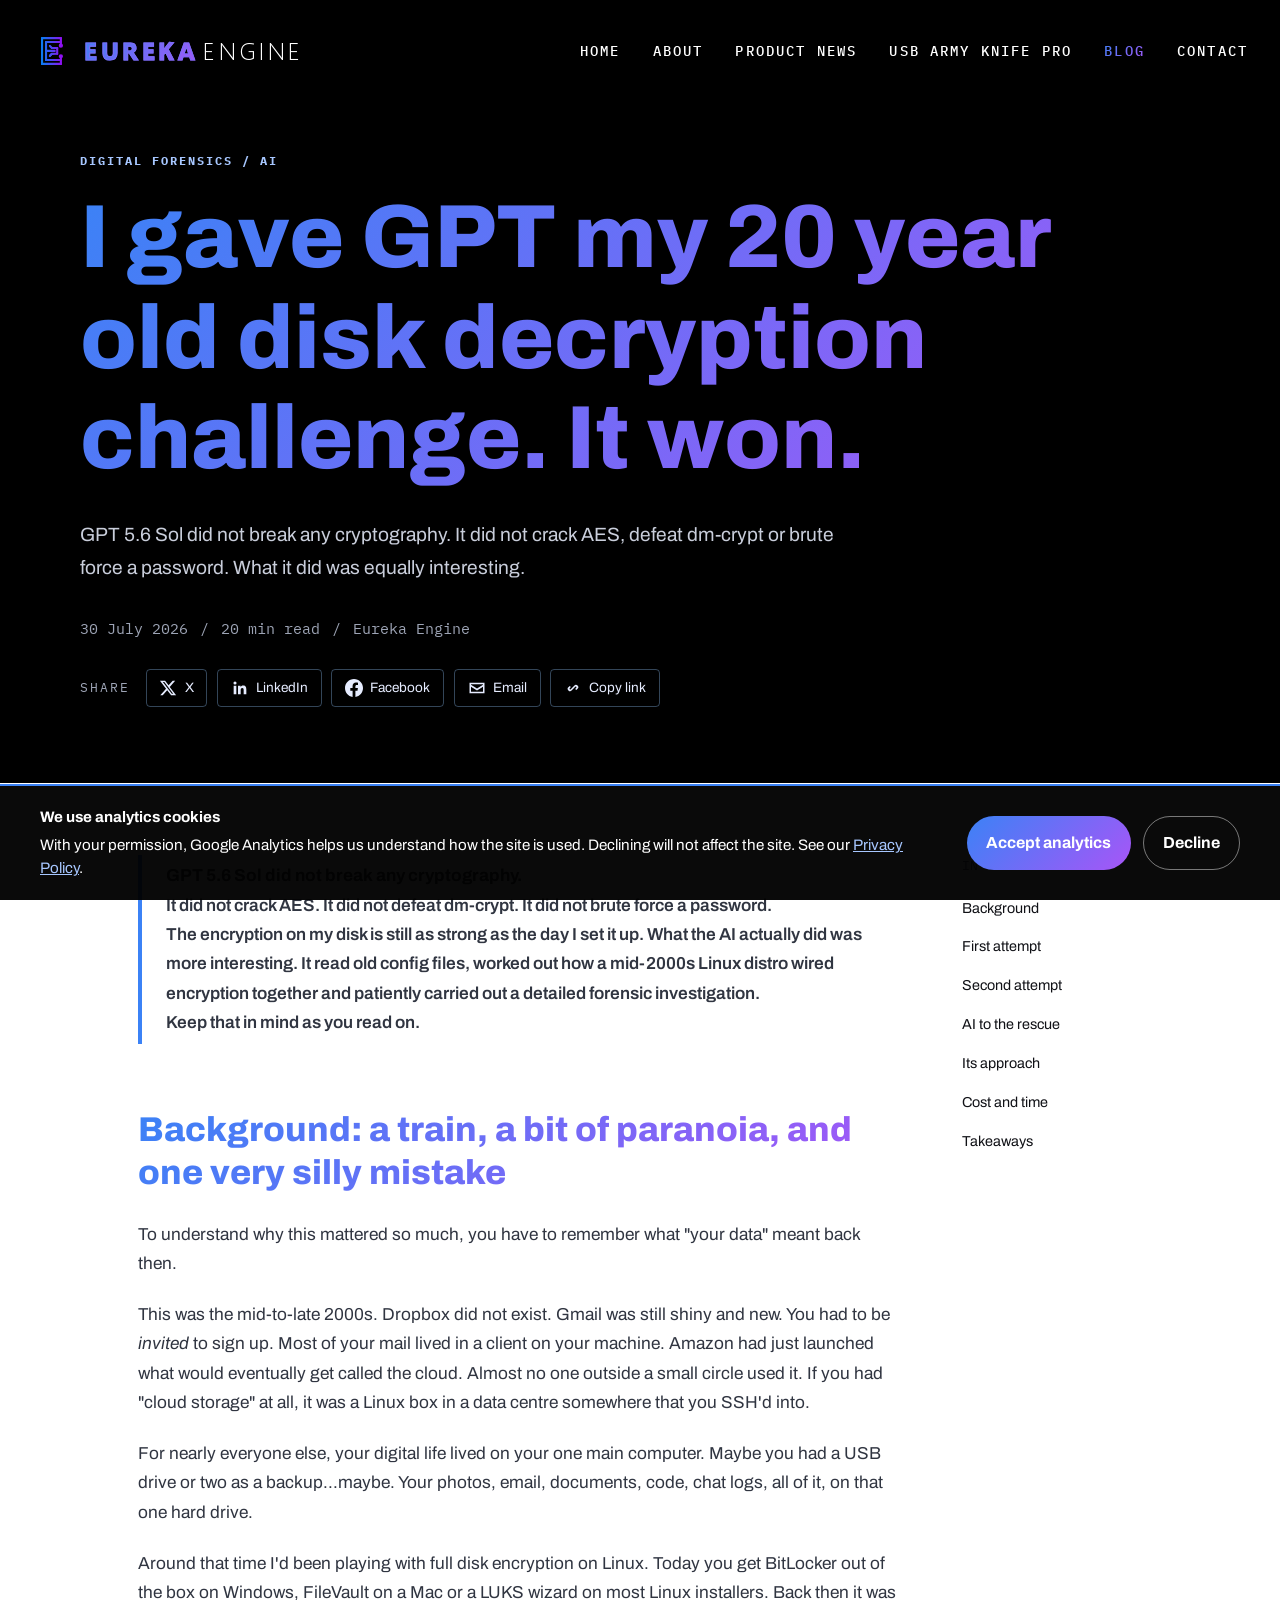
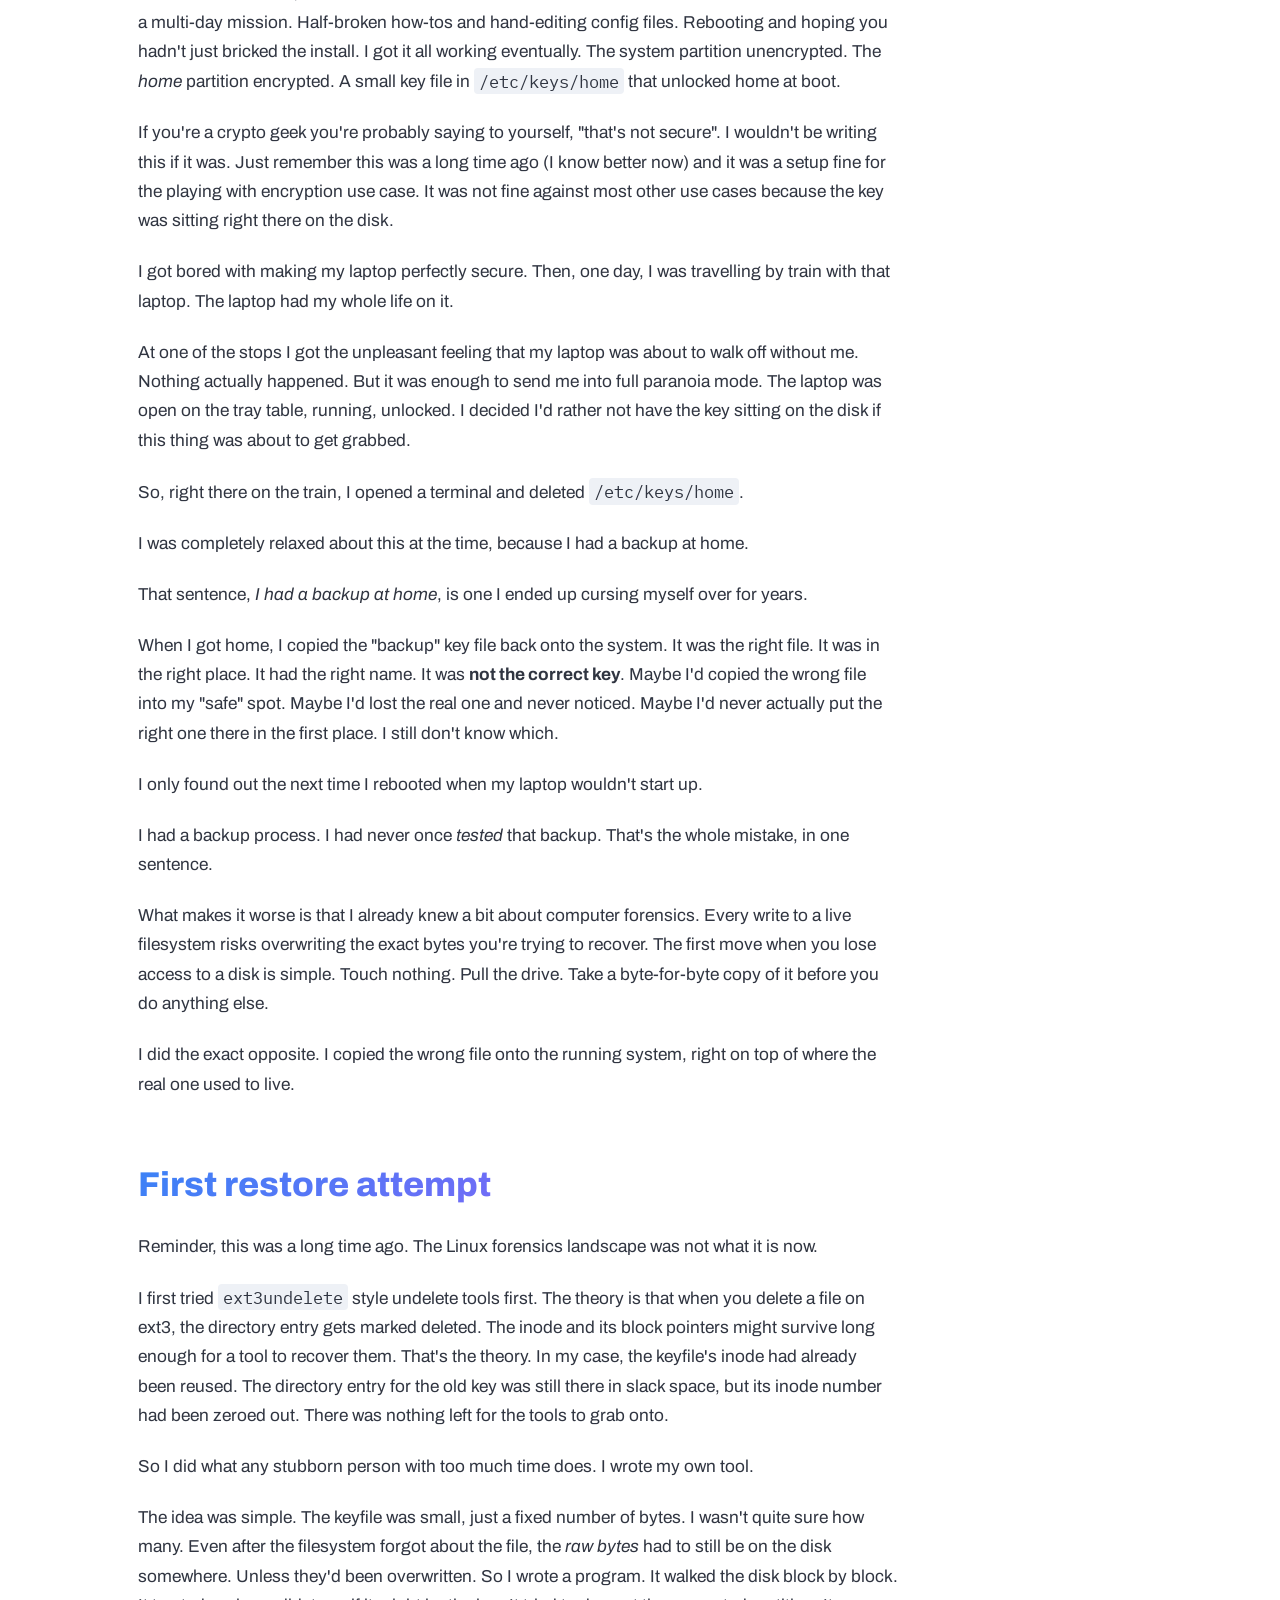
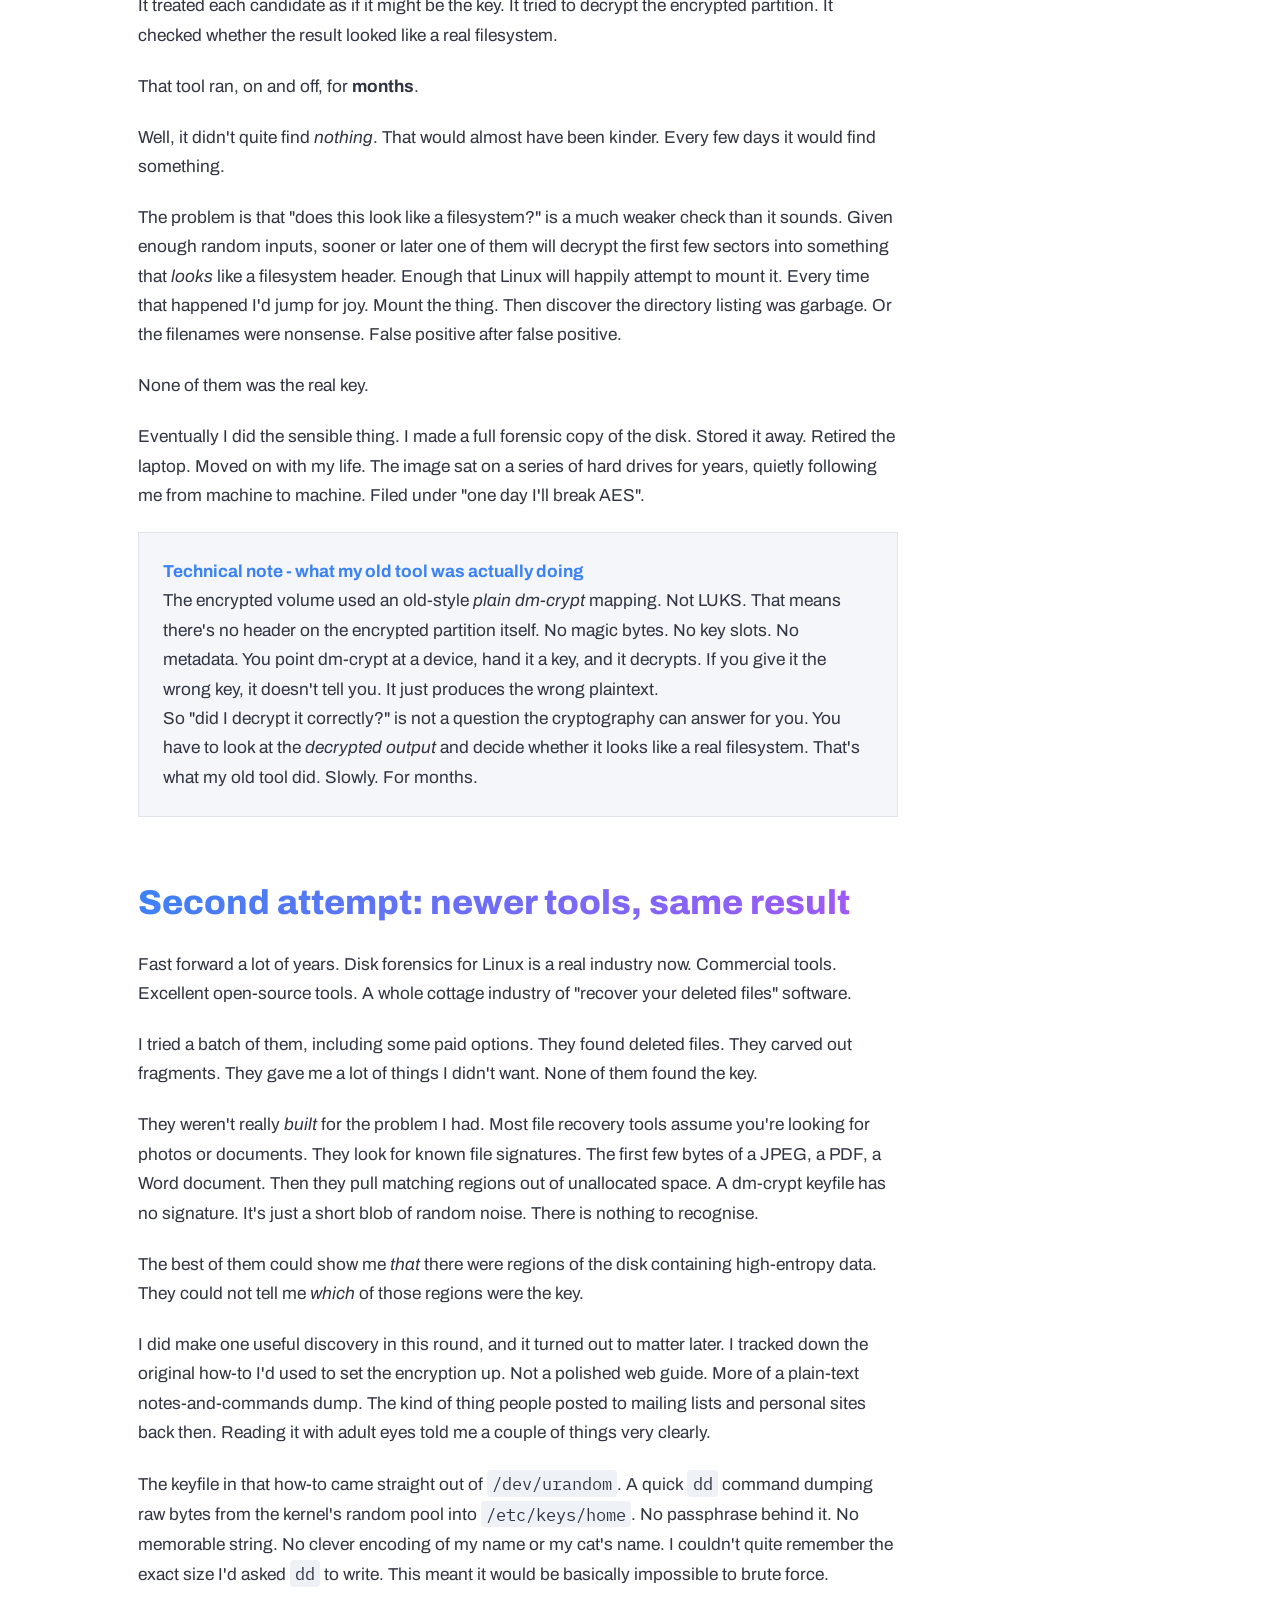
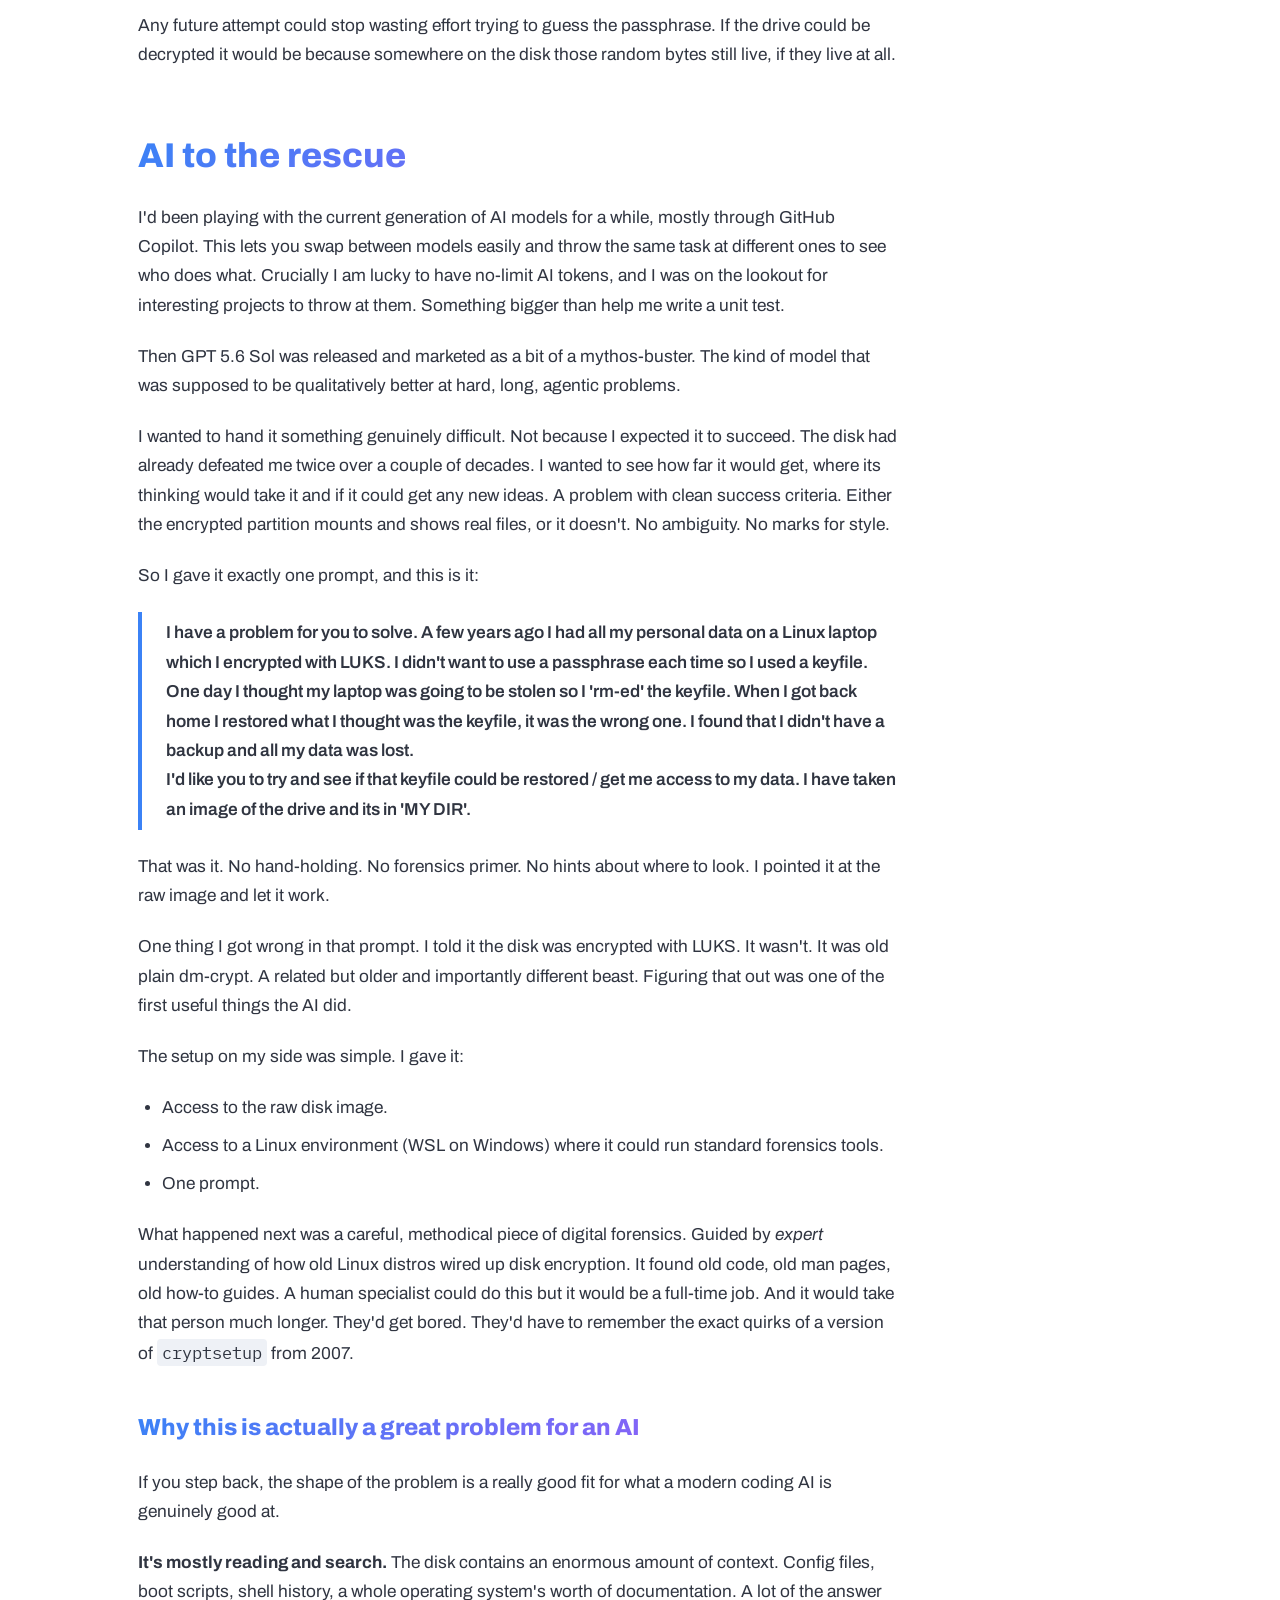
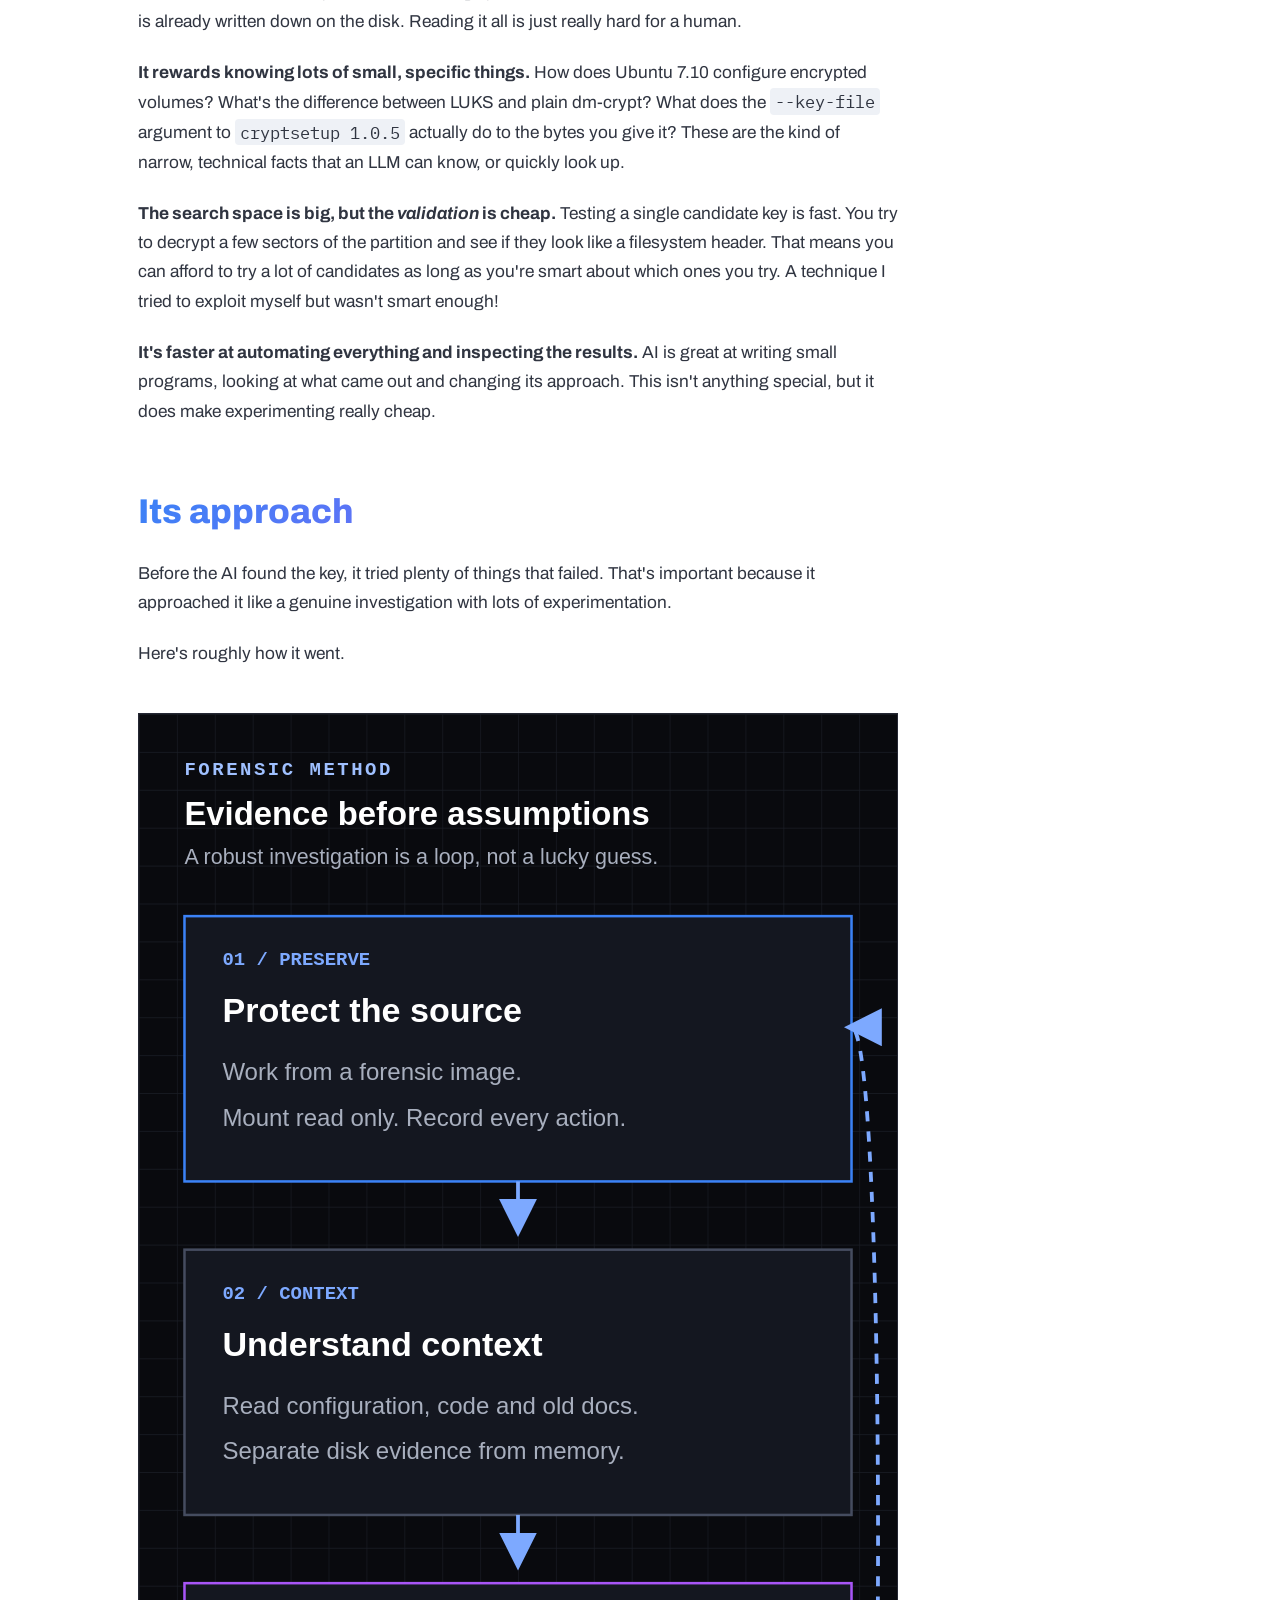
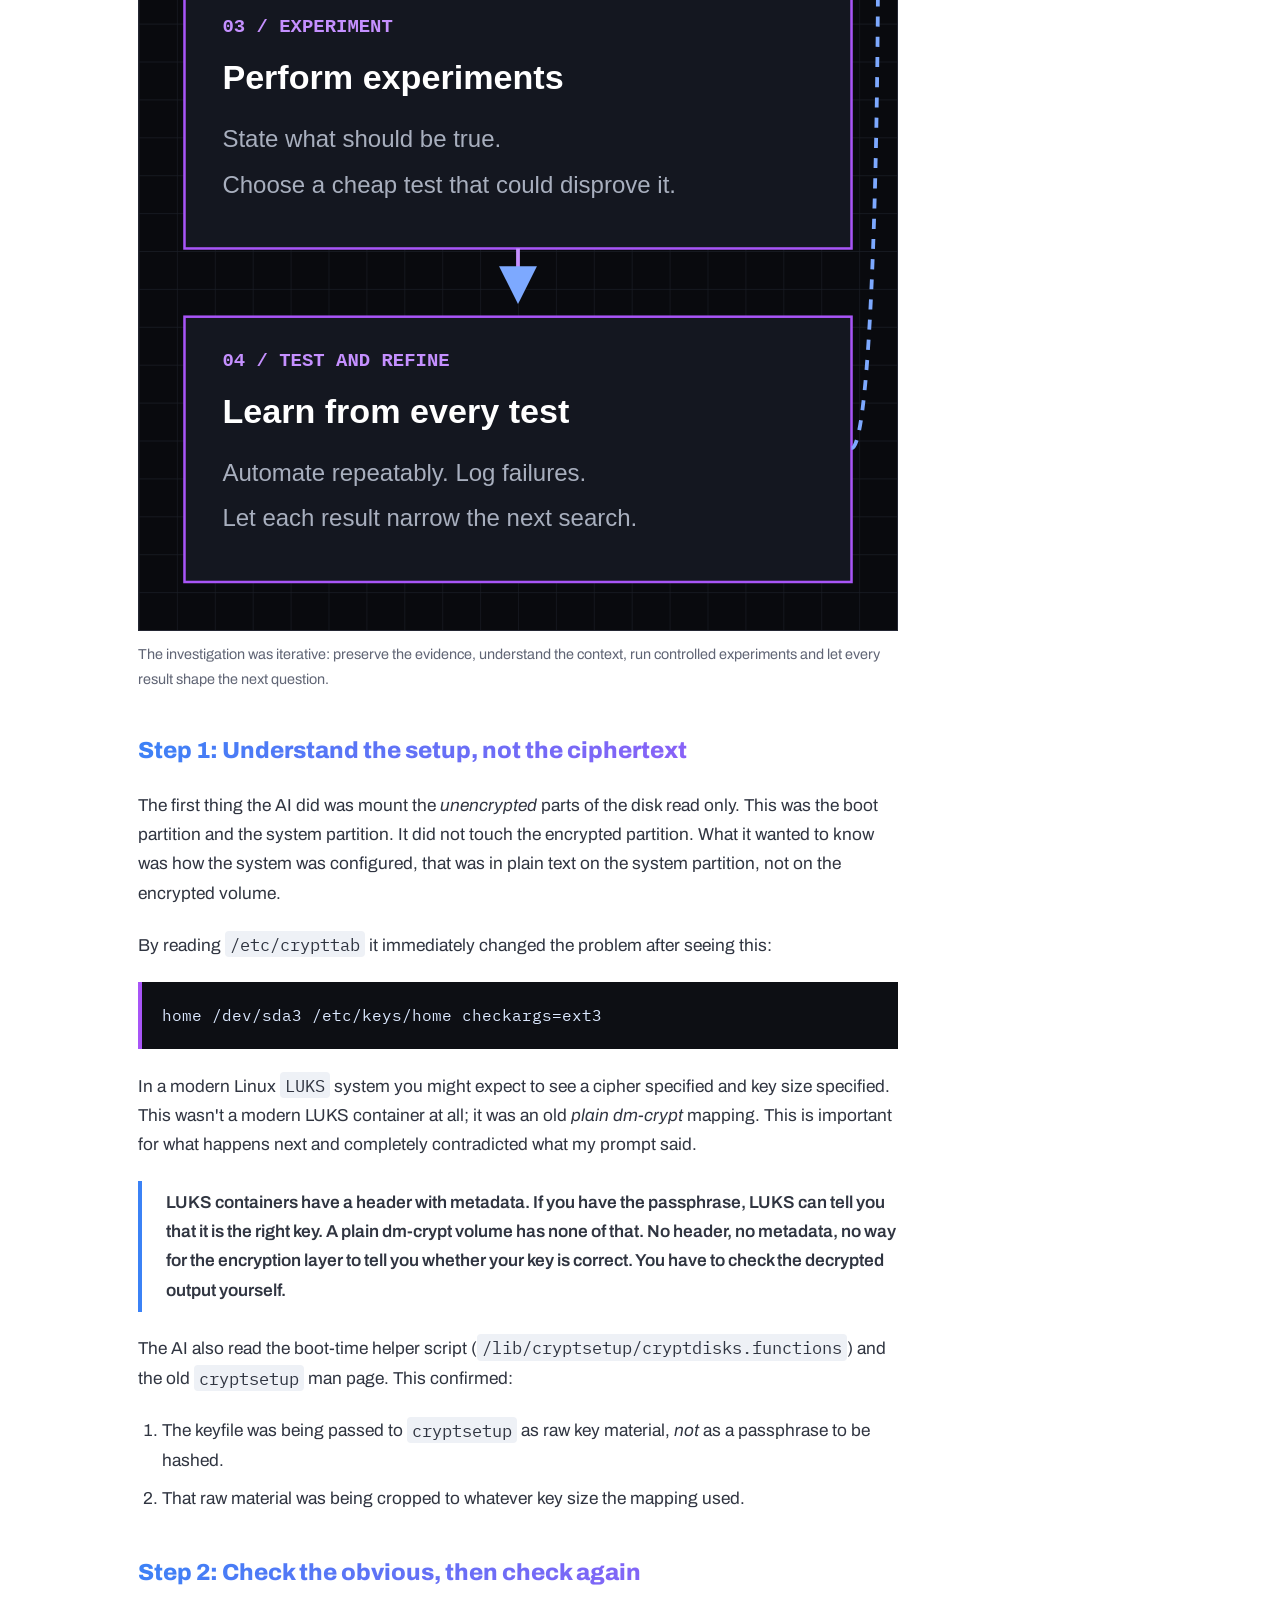
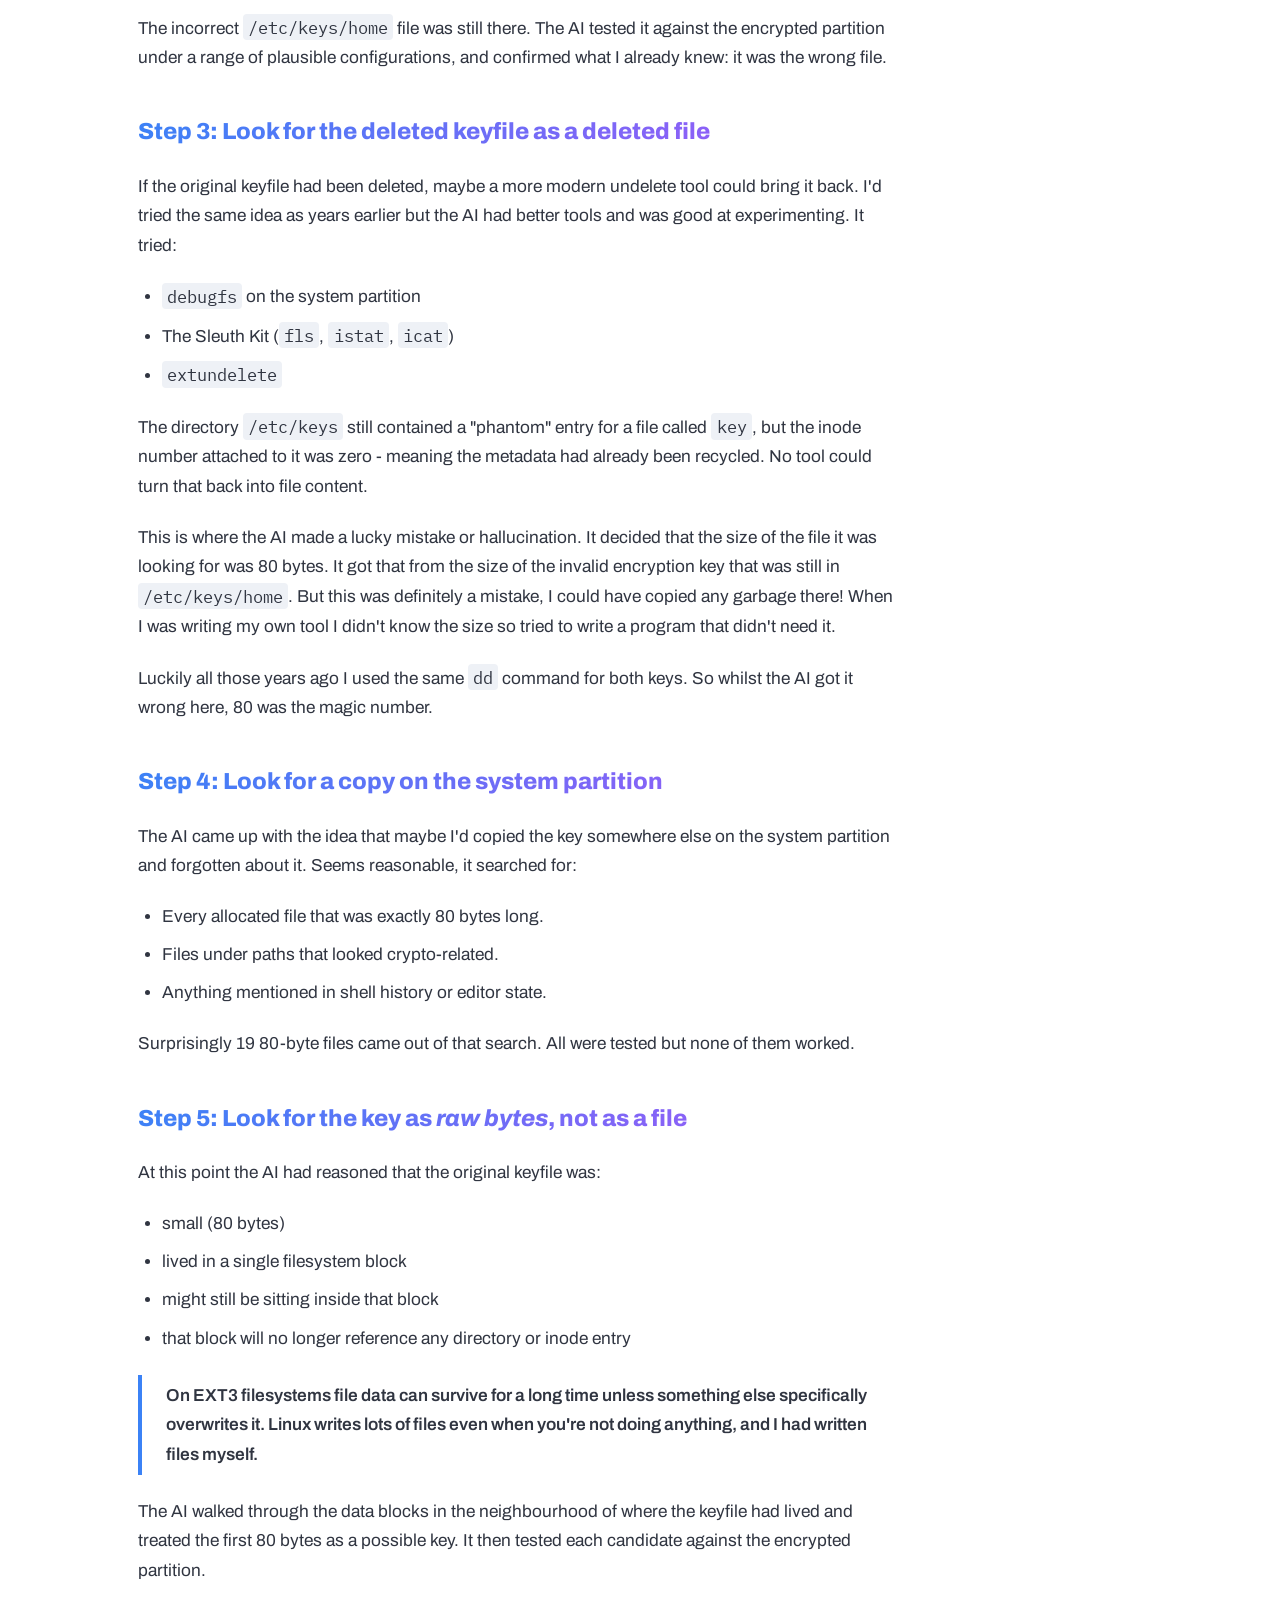
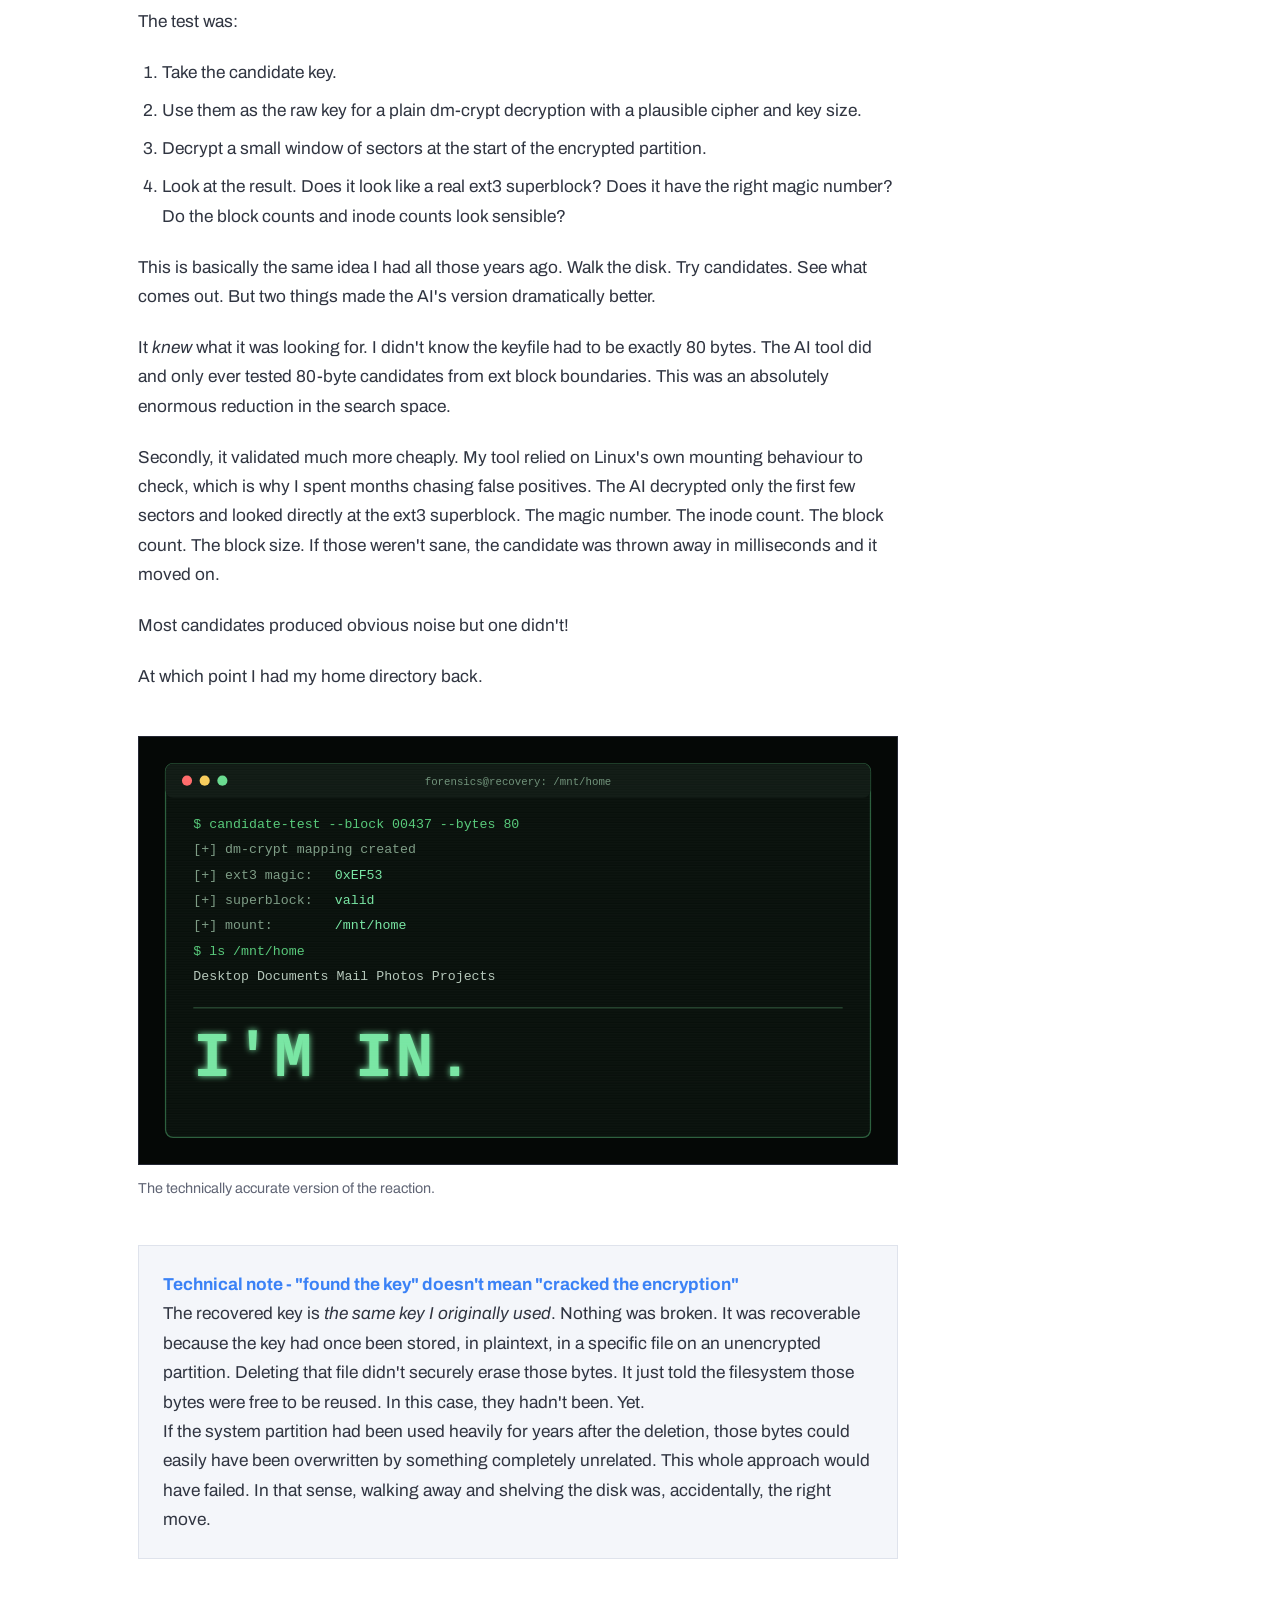
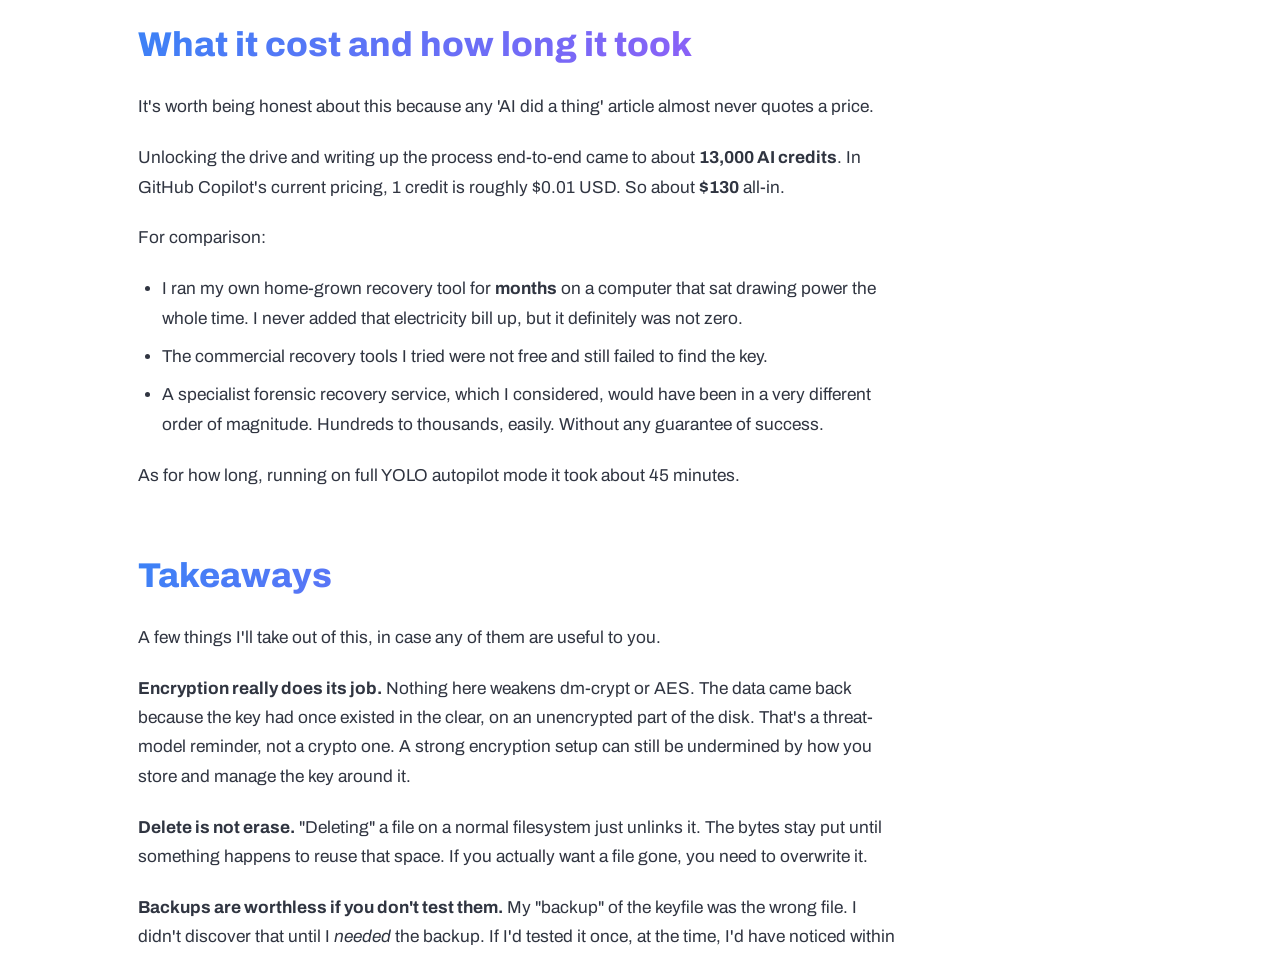
<file: blog/gpt-encrypted-disk-recovery.html>
<!DOCTYPE html>
<html lang="en-GB">
<head>
    <meta charset="UTF-8">
    <meta name="viewport" content="width=device-width, initial-scale=1.0">
    <link rel="alternate" type="application/rss+xml" title="Eureka Engine Field Notes" href="https://www.eurekaengine.co.uk/feed.xml">
    <link rel="preconnect" href="https://fonts.googleapis.com">
    <link rel="preconnect" href="https://fonts.gstatic.com" crossorigin>
    <link rel="stylesheet" href="https://fonts.googleapis.com/css2?family=Archivo:wght@300;400;500;600;700;800;900&family=IBM+Plex+Mono:wght@400;500&display=swap">
    <title>I gave GPT my 20 year old disk decryption challenge. It won.</title>
    <meta name="description" content="How GPT reconstructed an old plain dm-crypt setup, searched a forensic disk image and recovered a deleted encryption key without breaking cryptography.">
    <meta name="author" content="Eureka Engine Ltd">
    <link rel="canonical" href="https://www.eurekaengine.co.uk/blog/gpt-encrypted-disk-recovery">
    <link rel="icon" type="image/png" href="/favicon.png">
    <link rel="stylesheet" href="/assets/css/blog.css">
    <link rel="stylesheet" href="/assets/css/cookie-consent.css">
    <script src="/assets/js/analytics-consent.js" defer></script>
    <meta property="og:type" content="article">
    <meta property="og:url" content="https://www.eurekaengine.co.uk/blog/gpt-encrypted-disk-recovery">
    <meta property="og:title" content="I gave GPT my 20 year old disk decryption challenge. It won.">
    <meta property="og:description" content="The encryption held. GPT recovered the key by reconstructing a forgotten Linux setup and investigating the raw disk image.">
    <meta property="og:image" content="https://www.eurekaengine.co.uk/assets/img/gpt-disk-recovery-social.jpg">
    <meta property="og:image:secure_url" content="https://www.eurekaengine.co.uk/assets/img/gpt-disk-recovery-social.jpg">
    <meta property="og:image:type" content="image/jpeg">
    <meta property="og:image:width" content="1200">
    <meta property="og:image:height" content="630">
    <meta property="og:image:alt" content="I gave GPT my 20 year old disk decryption challenge. It won. A retro green terminal showing the words I'm in">
    <meta property="og:site_name" content="Eureka Engine">
    <meta property="og:locale" content="en_GB">
    <meta property="article:modified_time" content="2026-07-30">
    <meta property="article:author" content="Eureka Engine Ltd">
    <meta property="article:published_time" content="2026-07-30">
    <meta property="article:section" content="Digital forensics">
    <meta name="twitter:card" content="summary_large_image">
    <meta name="twitter:site" content="@eureka_engine">
    <meta name="twitter:creator" content="@eureka_engine">
    <meta name="twitter:url" content="https://www.eurekaengine.co.uk/blog/gpt-encrypted-disk-recovery">
    <meta name="twitter:title" content="I gave GPT my 20 year old disk decryption challenge. It won.">
    <meta name="twitter:description" content="GPT did not crack the encryption. It reconstructed an old Linux setup and found the deleted key bytes on disk.">
    <meta name="twitter:image" content="https://www.eurekaengine.co.uk/assets/img/gpt-disk-recovery-social.jpg">
    <meta name="twitter:image:alt" content="I gave GPT my 20 year old disk decryption challenge. It won. A retro green terminal showing the words I'm in">
    <script type="application/ld+json">
    {
        "@context": "https://schema.org",
        "@type": "BlogPosting",
        "headline": "I gave GPT my 20 year old disk decryption challenge. It won.",
        "description": "How GPT reconstructed an old plain dm-crypt setup and recovered a deleted encryption key from a forensic disk image.",
        "datePublished": "2026-07-30",
        "dateModified": "2026-07-30",
        "author": { "@type": "Organization", "name": "Eureka Engine Ltd" },
        "publisher": {
            "@type": "Organization",
            "name": "Eureka Engine Ltd",
            "logo": { "@type": "ImageObject", "url": "https://www.eurekaengine.co.uk/favicon.png" }
        },
        "mainEntityOfPage": "https://www.eurekaengine.co.uk/blog/gpt-encrypted-disk-recovery",
        "image": "https://www.eurekaengine.co.uk/assets/img/gpt-disk-recovery-social.jpg"
    }
    </script>
</head>
<body>
    <header class="site-header">
        <nav class="site-nav" aria-label="Main navigation">
            <a href="/" class="logo-text" aria-label="Eureka Engine home">
                <img src="/assets/img/logo-icon.svg" alt="" class="logo-icon" width="40" height="40">
                <span class="logo-eureka">EUREKA</span><span class="logo-engine">ENGINE</span>
            </a>
            <button class="mobile-menu-toggle" type="button" aria-label="Toggle navigation" aria-expanded="false" aria-controls="primary-navigation"><span></span><span></span><span></span></button>
            <ul class="nav-links" id="primary-navigation">
                <li><a href="/#home">Home</a></li>
                <li><a href="/#about">About</a></li>
                <li><a href="/#product">Product news</a></li>
                <li><a href="/usb-army-knife-pro/">USB Army Knife PRO</a></li>
                <li><a href="/blog/" aria-current="page">Blog</a></li>
                <li><a href="/#contact">Contact</a></li>
                <li class="nav-social">
                    <a href="https://x.com/eureka_engine" target="_blank" rel="noopener noreferrer" aria-label="Follow Eureka Engine on X"><svg width="20" height="20" viewBox="0 0 24 24" fill="currentColor" aria-hidden="true"><path d="M18.244 2.25h3.308l-7.227 8.26 8.502 11.24H16.17l-5.214-6.817L4.99 21.75H1.68l7.73-8.835L1.254 2.25H8.08l4.713 6.231zm-1.161 17.52h1.833L7.084 4.126H5.117z"/></svg></a>
                    <a href="https://www.linkedin.com/company/eurekaengine" target="_blank" rel="noopener noreferrer" aria-label="Follow Eureka Engine on LinkedIn"><svg width="20" height="20" viewBox="0 0 24 24" fill="currentColor" aria-hidden="true"><path d="M20.447 20.452h-3.554v-5.569c0-1.328-.027-3.037-1.852-3.037-1.853 0-2.136 1.445-2.136 2.939v5.667H9.351V9h3.414v1.561h.046c.477-.9 1.637-1.85 3.37-1.85 3.601 0 4.267 2.37 4.267 5.455v6.286zM5.337 7.433a2.062 2.062 0 1 1 0-4.125 2.062 2.062 0 0 1 0 4.125zM7.119 20.452H3.555V9h3.564v11.452z"/></svg></a>
                </li>
            </ul>
        </nav>
    </header>

    <main>
        <header class="article-hero">
            <div class="article-hero-inner">
                <p class="eyebrow">Digital forensics / AI</p>
                <h1>I gave GPT my 20 year old disk decryption challenge. It won.</h1>
                <p class="standfirst">GPT 5.6 Sol did not break any cryptography. It did not crack AES, defeat dm-crypt or brute force a password. What it did was equally interesting.</p>
                <div class="article-meta"><time datetime="2026-07-30">30 July 2026</time><span aria-hidden="true">/</span><span>20 min read</span><span aria-hidden="true">/</span><span>Eureka Engine</span></div>
                <div data-share class="share-hero"></div>
            </div>
        </header>

        <div class="article-layout">
            <article class="article-body">
                <blockquote>
                    <p><strong>GPT 5.6 Sol did not break any cryptography.</strong></p>
                    <p>It did not crack AES. It did not defeat dm-crypt. It did not brute force a password.</p>
                    <p>The encryption on my disk is still as strong as the day I set it up. What the AI actually did was more interesting. It read old config files, worked out how a mid-2000s Linux distro wired encryption together and patiently carried out a detailed forensic investigation.</p>
                    <p>Keep that in mind as you read on.</p>
                </blockquote>

                <h2 id="background">Background: a train, a bit of paranoia, and one very silly mistake</h2>
                <p>To understand why this mattered so much, you have to remember what "your data" meant back then.</p>
                <p>This was the mid-to-late 2000s. Dropbox did not exist. Gmail was still shiny and new. You had to be <em>invited</em> to sign up. Most of your mail lived in a client on your machine. Amazon had just launched what would eventually get called the cloud. Almost no one outside a small circle used it. If you had "cloud storage" at all, it was a Linux box in a data centre somewhere that you SSH'd into.</p>
                <p>For nearly everyone else, your digital life lived on your one main computer. Maybe you had a USB drive or two as a backup...maybe. Your photos, email, documents, code, chat logs, all of it, on that one hard drive.</p>
                <p>Around that time I'd been playing with full disk encryption on Linux. Today you get BitLocker out of the box on Windows, FileVault on a Mac or a LUKS wizard on most Linux installers. Back then it was a multi-day mission. Half-broken how-tos and hand-editing config files. Rebooting and hoping you hadn't just bricked the install. I got it all working eventually. The system partition unencrypted. The <em>home</em> partition encrypted. A small key file in <code>/etc/keys/home</code> that unlocked home at boot.</p>
                <p>If you're a crypto geek you're probably saying to yourself, "that's not secure". I wouldn't be writing this if it was. Just remember this was a long time ago (I know better now) and it was a setup fine for the playing with encryption use case. It was not fine against most other use cases because the key was sitting right there on the disk.</p>
                <p>I got bored with making my laptop perfectly secure. Then, one day, I was travelling by train with that laptop. The laptop had my whole life on it.</p>
                <p>At one of the stops I got the unpleasant feeling that my laptop was about to walk off without me. Nothing actually happened. But it was enough to send me into full paranoia mode. The laptop was open on the tray table, running, unlocked. I decided I'd rather not have the key sitting on the disk if this thing was about to get grabbed.</p>
                <p>So, right there on the train, I opened a terminal and deleted <code>/etc/keys/home</code>.</p>
                <p>I was completely relaxed about this at the time, because I had a backup at home.</p>
                <p>That sentence, <em>I had a backup at home</em>, is one I ended up cursing myself over for years.</p>
                <p>When I got home, I copied the "backup" key file back onto the system. It was the right file. It was in the right place. It had the right name. It was <strong>not the correct key</strong>. Maybe I'd copied the wrong file into my "safe" spot. Maybe I'd lost the real one and never noticed. Maybe I'd never actually put the right one there in the first place. I still don't know which.</p>
                <p>I only found out the next time I rebooted when my laptop wouldn't start up.</p>
                <p>I had a backup process. I had never once <em>tested</em> that backup. That's the whole mistake, in one sentence.</p>
                <p>What makes it worse is that I already knew a bit about computer forensics. Every write to a live filesystem risks overwriting the exact bytes you're trying to recover. The first move when you lose access to a disk is simple. Touch nothing. Pull the drive. Take a byte-for-byte copy of it before you do anything else.</p>
                <p>I did the exact opposite. I copied the wrong file onto the running system, right on top of where the real one used to live.</p>

                <h2 id="first-attempt">First restore attempt</h2>
                <p>Reminder, this was a long time ago. The Linux forensics landscape was not what it is now.</p>
                <p>I first tried <code>ext3undelete</code> style undelete tools first. The theory is that when you delete a file on ext3, the directory entry gets marked deleted. The inode and its block pointers might survive long enough for a tool to recover them. That's the theory. In my case, the keyfile's inode had already been reused. The directory entry for the old key was still there in slack space, but its inode number had been zeroed out. There was nothing left for the tools to grab onto.</p>
                <p>So I did what any stubborn person with too much time does. I wrote my own tool.</p>
                <p>The idea was simple. The keyfile was small, just a fixed number of bytes. I wasn't quite sure how many. Even after the filesystem forgot about the file, the <em>raw bytes</em> had to still be on the disk somewhere. Unless they'd been overwritten. So I wrote a program. It walked the disk block by block. It treated each candidate as if it might be the key. It tried to decrypt the encrypted partition. It checked whether the result looked like a real filesystem.</p>
                <p>That tool ran, on and off, for <strong>months</strong>.</p>
                <p>Well, it didn't quite find <em>nothing</em>. That would almost have been kinder. Every few days it would find something.</p>
                <p>The problem is that "does this look like a filesystem?" is a much weaker check than it sounds. Given enough random inputs, sooner or later one of them will decrypt the first few sectors into something that <em>looks</em> like a filesystem header. Enough that Linux will happily attempt to mount it. Every time that happened I'd jump for joy. Mount the thing. Then discover the directory listing was garbage. Or the filenames were nonsense. False positive after false positive.</p>
                <p>None of them was the real key.</p>
                <p>Eventually I did the sensible thing. I made a full forensic copy of the disk. Stored it away. Retired the laptop. Moved on with my life. The image sat on a series of hard drives for years, quietly following me from machine to machine. Filed under "one day I'll break AES".</p>

                <aside class="technical-note" aria-label="Technical note about plain dm-crypt">
                    <p><strong>Technical note - what my old tool was actually doing</strong></p>
                    <p>The encrypted volume used an old-style <em>plain dm-crypt</em> mapping. Not LUKS. That means there's no header on the encrypted partition itself. No magic bytes. No key slots. No metadata. You point dm-crypt at a device, hand it a key, and it decrypts. If you give it the wrong key, it doesn't tell you. It just produces the wrong plaintext.</p>
                    <p>So "did I decrypt it correctly?" is not a question the cryptography can answer for you. You have to look at the <em>decrypted output</em> and decide whether it looks like a real filesystem. That's what my old tool did. Slowly. For months.</p>
                </aside>

                <h2 id="second-attempt">Second attempt: newer tools, same result</h2>
                <p>Fast forward a lot of years. Disk forensics for Linux is a real industry now. Commercial tools. Excellent open-source tools. A whole cottage industry of "recover your deleted files" software.</p>
                <p>I tried a batch of them, including some paid options. They found deleted files. They carved out fragments. They gave me a lot of things I didn't want. None of them found the key.</p>
                <p>They weren't really <em>built</em> for the problem I had. Most file recovery tools assume you're looking for photos or documents. They look for known file signatures. The first few bytes of a JPEG, a PDF, a Word document. Then they pull matching regions out of unallocated space. A dm-crypt keyfile has no signature. It's just a short blob of random noise. There is nothing to recognise.</p>
                <p>The best of them could show me <em>that</em> there were regions of the disk containing high-entropy data. They could not tell me <em>which</em> of those regions were the key.</p>
                <p>I did make one useful discovery in this round, and it turned out to matter later. I tracked down the original how-to I'd used to set the encryption up. Not a polished web guide. More of a plain-text notes-and-commands dump. The kind of thing people posted to mailing lists and personal sites back then. Reading it with adult eyes told me a couple of things very clearly.</p>
                <p>The keyfile in that how-to came straight out of <code>/dev/urandom</code>. A quick <code>dd</code> command dumping raw bytes from the kernel's random pool into <code>/etc/keys/home</code>. No passphrase behind it. No memorable string. No clever encoding of my name or my cat's name. I couldn't quite remember the exact size I'd asked <code>dd</code> to write. This meant it would be basically impossible to brute force.</p>
                <p>Any future attempt could stop wasting effort trying to guess the passphrase. If the drive could be decrypted it would be because somewhere on the disk those random bytes still live, if they live at all.</p>

                <h2 id="ai-rescue">AI to the rescue</h2>
                <p>I'd been playing with the current generation of AI models for a while, mostly through GitHub Copilot. This lets you swap between models easily and throw the same task at different ones to see who does what. Crucially I am lucky to have no-limit AI tokens, and I was on the lookout for interesting projects to throw at them. Something bigger than help me write a unit test.</p>
                <p>Then GPT 5.6 Sol was released and marketed as a bit of a mythos-buster. The kind of model that was supposed to be qualitatively better at hard, long, agentic problems.</p>
                <p>I wanted to hand it something genuinely difficult. Not because I expected it to succeed. The disk had already defeated me twice over a couple of decades. I wanted to see how far it would get, where its thinking would take it and if it could get any new ideas. A problem with clean success criteria. Either the encrypted partition mounts and shows real files, or it doesn't. No ambiguity. No marks for style.</p>
                <p>So I gave it exactly one prompt, and this is it:</p>
                <blockquote>
                    <p>I have a problem for you to solve. A few years ago I had all my personal data on a Linux laptop which I encrypted with LUKS. I didn't want to use a passphrase each time so I used a keyfile. One day I thought my laptop was going to be stolen so I 'rm-ed' the keyfile. When I got back home I restored what I thought was the keyfile, it was the wrong one. I found that I didn't have a backup and all my data was lost.</p>
                    <p>I'd like you to try and see if that keyfile could be restored / get me access to my data. I have taken an image of the drive and its in 'MY DIR'.</p>
                </blockquote>
                <p>That was it. No hand-holding. No forensics primer. No hints about where to look. I pointed it at the raw image and let it work.</p>
                <p>One thing I got wrong in that prompt. I told it the disk was encrypted with LUKS. It wasn't. It was old plain dm-crypt. A related but older and importantly different beast. Figuring that out was one of the first useful things the AI did.</p>
                <p>The setup on my side was simple. I gave it:</p>
                <ul>
                    <li>Access to the raw disk image.</li>
                    <li>Access to a Linux environment (WSL on Windows) where it could run standard forensics tools.</li>
                    <li>One prompt.</li>
                </ul>
                <p>What happened next was a careful, methodical piece of digital forensics. Guided by <em>expert</em> understanding of how old Linux distros wired up disk encryption. It found old code, old man pages, old how-to guides. A human specialist could do this but it would be a full-time job. And it would take that person much longer. They'd get bored. They'd have to remember the exact quirks of a version of <code>cryptsetup</code> from 2007.</p>

                <h3>Why this is actually a great problem for an AI</h3>
                <p>If you step back, the shape of the problem is a really good fit for what a modern coding AI is genuinely good at.</p>
                <p><strong>It's mostly reading and search.</strong> The disk contains an enormous amount of context. Config files, boot scripts, shell history, a whole operating system's worth of documentation. A lot of the answer is already written down on the disk. Reading it all is just really hard for a human.</p>
                <p><strong>It rewards knowing lots of small, specific things.</strong> How does Ubuntu 7.10 configure encrypted volumes? What's the difference between LUKS and plain dm-crypt? What does the <code>--key-file</code> argument to <code>cryptsetup 1.0.5</code> actually do to the bytes you give it? These are the kind of narrow, technical facts that an LLM can know, or quickly look up.</p>
                <p><strong>The search space is big, but the <em>validation</em> is cheap.</strong> Testing a single candidate key is fast. You try to decrypt a few sectors of the partition and see if they look like a filesystem header. That means you can afford to try a lot of candidates as long as you're smart about which ones you try. A technique I tried to exploit myself but wasn't smart enough!</p>
                <p><strong>It's faster at automating everything and inspecting the results.</strong> AI is great at writing small programs, looking at what came out and changing its approach. This isn't anything special, but it does make experimenting really cheap.</p>

                <h2 id="approach">Its approach</h2>
                <p>Before the AI found the key, it tried plenty of things that failed. That's important because it approached it like a genuine investigation with lots of experimentation.</p>
                <p>Here's roughly how it went.</p>

                <figure class="article-figure">
                    <picture>
                        <source media="(max-width: 600px)" srcset="/assets/img/forensic-investigation-method-mobile.svg">
                        <img src="/assets/img/forensic-investigation-method.svg" alt="An evidence-led forensic method: preserve the source, understand the context, perform controlled experiments, then test, record and refine" width="1200" height="620" loading="lazy">
                    </picture>
                    <figcaption>The investigation was iterative: preserve the evidence, understand the context, run controlled experiments and let every result shape the next question.</figcaption>
                </figure>

                <h3>Step 1: Understand the setup, not the ciphertext</h3>
                <p>The first thing the AI did was mount the <em>unencrypted</em> parts of the disk read only. This was the boot partition and the system partition. It did not touch the encrypted partition. What it wanted to know was how the system was configured, that was in plain text on the system partition, not on the encrypted volume.</p>
                <p>By reading <code>/etc/crypttab</code> it immediately changed the problem after seeing this:</p>
                <pre><code>home /dev/sda3 /etc/keys/home checkargs=ext3</code></pre>
                <p>In a modern Linux <code>LUKS</code> system you might expect to see a cipher specified and key size specified. This wasn't a modern LUKS container at all; it was an old <em>plain dm-crypt</em> mapping. This is important for what happens next and completely contradicted what my prompt said.</p>
                <blockquote><p>LUKS containers have a header with metadata. If you have the passphrase, LUKS can tell you that it is the right key. A plain dm-crypt volume has none of that. No header, no metadata, no way for the encryption layer to tell you whether your key is correct. You have to check the decrypted output yourself.</p></blockquote>
                <p>The AI also read the boot-time helper script (<code>/lib/cryptsetup/cryptdisks.functions</code>) and the old <code>cryptsetup</code> man page. This confirmed:</p>
                <ol>
                    <li>The keyfile was being passed to <code>cryptsetup</code> as raw key material, <em>not</em> as a passphrase to be hashed.</li>
                    <li>That raw material was being cropped to whatever key size the mapping used.</li>
                </ol>

                <h3>Step 2: Check the obvious, then check again</h3>
                <p>The incorrect <code>/etc/keys/home</code> file was still there. The AI tested it against the encrypted partition under a range of plausible configurations, and confirmed what I already knew: it was the wrong file.</p>

                <h3>Step 3: Look for the deleted keyfile as a deleted file</h3>
                <p>If the original keyfile had been deleted, maybe a more modern undelete tool could bring it back. I'd tried the same idea as years earlier but the AI had better tools and was good at experimenting. It tried:</p>
                <ul>
                    <li><code>debugfs</code> on the system partition</li>
                    <li>The Sleuth Kit (<code>fls</code>, <code>istat</code>, <code>icat</code>)</li>
                    <li><code>extundelete</code></li>
                </ul>
                <p>The directory <code>/etc/keys</code> still contained a "phantom" entry for a file called <code>key</code>, but the inode number attached to it was zero - meaning the metadata had already been recycled. No tool could turn that back into file content.</p>
                <p>This is where the AI made a lucky mistake or hallucination. It decided that the size of the file it was looking for was 80 bytes. It got that from the size of the invalid encryption key that was still in <code>/etc/keys/home</code>. But this was definitely a mistake, I could have copied any garbage there! When I was writing my own tool I didn't know the size so tried to write a program that didn't need it.</p>
                <p>Luckily all those years ago I used the same <code>dd</code> command for both keys. So whilst the AI got it wrong here, 80 was the magic number.</p>

                <h3>Step 4: Look for a copy on the system partition</h3>
                <p>The AI came up with the idea that maybe I'd copied the key somewhere else on the system partition and forgotten about it. Seems reasonable, it searched for:</p>
                <ul>
                    <li>Every allocated file that was exactly 80 bytes long.</li>
                    <li>Files under paths that looked crypto-related.</li>
                    <li>Anything mentioned in shell history or editor state.</li>
                </ul>
                <p>Surprisingly 19 80-byte files came out of that search. All were tested but none of them worked.</p>

                <h3>Step 5: Look for the key as <em>raw bytes</em>, not as a file</h3>
                <p>At this point the AI had reasoned that the original keyfile was:</p>
                <ul>
                    <li>small (80 bytes)</li>
                    <li>lived in a single filesystem block</li>
                    <li>might still be sitting inside that block</li>
                    <li>that block will no longer reference any directory or inode entry</li>
                </ul>
                <blockquote><p>On EXT3 filesystems file data can survive for a long time unless something else specifically overwrites it. Linux writes lots of files even when you're not doing anything, and I had written files myself.</p></blockquote>
                <p>The AI walked through the data blocks in the neighbourhood of where the keyfile had lived and treated the first 80 bytes as a possible key. It then tested each candidate against the encrypted partition.</p>
                <p>The test was:</p>
                <ol>
                    <li>Take the candidate key.</li>
                    <li>Use them as the raw key for a plain dm-crypt decryption with a plausible cipher and key size.</li>
                    <li>Decrypt a small window of sectors at the start of the encrypted partition.</li>
                    <li>Look at the result. Does it look like a real ext3 superblock? Does it have the right magic number? Do the block counts and inode counts look sensible?</li>
                </ol>
                <p>This is basically the same idea I had all those years ago. Walk the disk. Try candidates. See what comes out. But two things made the AI's version dramatically better.</p>
                <p>It <em>knew</em> what it was looking for. I didn't know the keyfile had to be exactly 80 bytes. The AI tool did and only ever tested 80-byte candidates from ext block boundaries. This was an absolutely enormous reduction in the search space.</p>
                <p>Secondly, it validated much more cheaply. My tool relied on Linux's own mounting behaviour to check, which is why I spent months chasing false positives. The AI decrypted only the first few sectors and looked directly at the ext3 superblock. The magic number. The inode count. The block count. The block size. If those weren't sane, the candidate was thrown away in milliseconds and it moved on.</p>
                <p>Most candidates produced obvious noise but one didn't!</p>
                <p>At which point I had my home directory back.</p>

                <figure class="article-figure">
                    <img src="/assets/img/im-in-recovery.svg" alt="Retro terminal showing a valid ext3 superblock, the recovered home directory and the words I'm in" width="1200" height="675" loading="lazy">
                    <figcaption>The technically accurate version of the reaction.</figcaption>
                </figure>

                <aside class="technical-note" aria-label="Technical note about recovering the original key">
                    <p><strong>Technical note - "found the key" doesn't mean "cracked the encryption"</strong></p>
                    <p>The recovered key is <em>the same key I originally used</em>. Nothing was broken. It was recoverable because the key had once been stored, in plaintext, in a specific file on an unencrypted partition. Deleting that file didn't securely erase those bytes. It just told the filesystem those bytes were free to be reused. In this case, they hadn't been. Yet.</p>
                    <p>If the system partition had been used heavily for years after the deletion, those bytes could easily have been overwritten by something completely unrelated. This whole approach would have failed. In that sense, walking away and shelving the disk was, accidentally, the right move.</p>
                </aside>

                <h2 id="cost">What it cost and how long it took</h2>
                <p>It's worth being honest about this because any 'AI did a thing' article almost never quotes a price.</p>
                <p>Unlocking the drive and writing up the process end-to-end came to about <strong>13,000 AI credits</strong>. In GitHub Copilot's current pricing, 1 credit is roughly $0.01 USD. So about <strong>$130</strong> all-in.</p>
                <p>For comparison:</p>
                <ul>
                    <li>I ran my own home-grown recovery tool for <strong>months</strong> on a computer that sat drawing power the whole time. I never added that electricity bill up, but it definitely was not zero.</li>
                    <li>The commercial recovery tools I tried were not free and still failed to find the key.</li>
                    <li>A specialist forensic recovery service, which I considered, would have been in a very different order of magnitude. Hundreds to thousands, easily. Without any guarantee of success.</li>
                </ul>
                <p>As for how long, running on full YOLO autopilot mode it took about 45 minutes.</p>

                <h2 id="takeaways">Takeaways</h2>
                <p>A few things I'll take out of this, in case any of them are useful to you.</p>
                <p><strong>Encryption really does its job.</strong> Nothing here weakens dm-crypt or AES. The data came back because the key had once existed in the clear, on an unencrypted part of the disk. That's a threat-model reminder, not a crypto one. A strong encryption setup can still be undermined by how you store and manage the key around it.</p>
                <p><strong>Delete is not erase.</strong> "Deleting" a file on a normal filesystem just unlinks it. The bytes stay put until something happens to reuse that space. If you actually want a file gone, you need to overwrite it.</p>
                <p><strong>Backups are worthless if you don't test them.</strong> My "backup" of the keyfile was the wrong file. I didn't discover that until I <em>needed</em> the backup. If I'd tested it once, at the time, I'd have noticed within minutes.</p>
                <p><strong>AI is really good at the "read everything and be patient" problem.</strong> The recovery didn't need any cryptographic magic. It needed someone, or something, willing to read a lot of old documentation. Understand a fairly obscure Linux configuration. Write small pieces of code to test hypotheses. And calmly try candidate after candidate. That's a really good fit for a coding AI agent.</p>
                <p><strong>Old data is a time capsule.</strong> Some of what came back is genuinely useful. Some of it is embarrassing. Some of it is a very sharp reminder of who I was in my twenties and what my desktop wallpaper priorities used to be. All of it is mine again, which is what I actually wanted.</p>
                <div data-share class="share-end"></div>
            </article>

            <aside class="article-aside" aria-label="Article contents">
                <p>In this article</p>
                <a href="#background">Background</a>
                <a href="#first-attempt">First attempt</a>
                <a href="#second-attempt">Second attempt</a>
                <a href="#ai-rescue">AI to the rescue</a>
                <a href="#approach">Its approach</a>
                <a href="#cost">Cost and time</a>
                <a href="#takeaways">Takeaways</a>
            </aside>
        </div>

        <section class="article-footer-cta">
            <h2>More field notes are coming.</h2>
            <p>Follow Eureka Engine for practical cybersecurity, hardware and AI investigations.</p>
            <a class="read-link" href="/blog/">Back to the blog</a>
        </section>
    </main>

    <footer class="site-footer">
        <a href="/" class="logo-text footer-logo" aria-label="Eureka Engine home">
            <img src="/assets/img/logo-icon.svg" alt="" class="logo-icon" width="40" height="40">
            <span class="logo-eureka">EUREKA</span><span class="logo-engine">ENGINE</span>
        </a>
        <p>&copy; 2025 Eureka Engine Ltd. All rights reserved | Company No. 16839453.</p>
        <p>Professional cybersecurity solutions for a safer digital world.</p>
        <div class="footer-follow">
            <span class="footer-follow-label">Follow along:</span>
            <a href="https://x.com/eureka_engine" target="_blank" rel="noopener noreferrer" aria-label="Follow Eureka Engine on X" title="Follow us on X"><svg width="20" height="20" viewBox="0 0 24 24" fill="currentColor" aria-hidden="true"><path d="M18.244 2.25h3.308l-7.227 8.26 8.502 11.24H16.17l-5.214-6.817L4.99 21.75H1.68l7.73-8.835L1.254 2.25H8.08l4.713 6.231zm-1.161 17.52h1.833L7.084 4.126H5.117z"/></svg></a>
            <a href="https://www.linkedin.com/company/eurekaengine" target="_blank" rel="noopener noreferrer" aria-label="Follow Eureka Engine on LinkedIn" title="Follow us on LinkedIn"><svg width="20" height="20" viewBox="0 0 24 24" fill="currentColor" aria-hidden="true"><path d="M20.447 20.452h-3.554v-5.569c0-1.328-.027-3.037-1.852-3.037-1.853 0-2.136 1.445-2.136 2.939v5.667H9.351V9h3.414v1.561h.046c.477-.9 1.637-1.85 3.37-1.85 3.601 0 4.267 2.37 4.267 5.455v6.286zM5.337 7.433a2.062 2.062 0 1 1 0-4.125 2.062 2.062 0 0 1 0 4.125zM7.119 20.452H3.555V9h3.564v11.452z"/></svg></a>
            <a href="/feed.xml" aria-label="Subscribe to the Eureka Engine blog via RSS" title="RSS feed"><svg width="20" height="20" viewBox="0 0 24 24" fill="currentColor" aria-hidden="true"><circle cx="5.5" cy="18.5" r="2.5"/><path d="M3 10.5v3.2a7.3 7.3 0 0 1 7.3 7.3h3.2A10.5 10.5 0 0 0 3 10.5zM3 3.5v3.2A14.3 14.3 0 0 1 17.3 21h3.2A17.5 17.5 0 0 0 3 3.5z"/></svg></a>
        </div>
        <div class="footer-links">
            <a href="/blog/">Blog</a>
            <span>&nbsp;&nbsp;|&nbsp;&nbsp;</span>
            <a href="/terms-of-use.html">Terms of Use</a>
            <span>&nbsp;&nbsp;|&nbsp;&nbsp;</span>
            <a href="/privacy-policy.html">Privacy Policy</a>
        </div>
        <p class="footer-credit">Website by <a href="https://www.emwonline.co.uk/" target="_blank" rel="noopener noreferrer"><strong>EMWONLINE Design</strong></a></p>
    </footer>

    <button class="back-to-top" type="button" aria-label="Back to top">&uarr;</button>
    <script src="/assets/js/share.js" defer></script>
    <script>
        const menuButton = document.querySelector('.mobile-menu-toggle');
        const navigation = document.querySelector('.nav-links');
        const backToTop = document.querySelector('.back-to-top');
        menuButton.addEventListener('click', () => {
            const isOpen = navigation.classList.toggle('active');
            menuButton.setAttribute('aria-expanded', isOpen);
        });
        navigation.querySelectorAll('a').forEach((link) => link.addEventListener('click', () => {
            navigation.classList.remove('active');
            menuButton.setAttribute('aria-expanded', 'false');
        }));
        window.addEventListener('scroll', () => backToTop.classList.toggle('show', window.scrollY > 300));
        backToTop.addEventListener('click', () => window.scrollTo({ top: 0, behavior: 'smooth' }));
    </script>
</body>
</html>
</file>
<file: assets/css/blog.css>
@font-face { font-family: 'Selawik'; font-weight: 300; font-style: normal; font-display: swap; src: url('../fonts/selawik-light.woff2') format('woff2'); }
@font-face { font-family: 'Selawik'; font-weight: 700; font-style: normal; font-display: swap; src: url('../fonts/selawik-bold.woff2') format('woff2'); }

:root {
    --ink: #101116;
    --muted: #606575;
    --paper: #ffffff;
    --soft: #f4f6fa;
    --line: #dfe3ec;
    --blue: #3b82f6;
    --violet: #a855f7;
}

* { box-sizing: border-box; margin: 0; padding: 0; }
html { scroll-behavior: smooth; }
body { background: var(--paper); color: var(--ink); font-family: "Archivo", "Segoe UI", Tahoma, Geneva, Verdana, sans-serif; line-height: 1.7; overflow-x: hidden; }
a { color: var(--blue); }

.site-header { background: #000; box-shadow: 0 2px 10px rgba(0, 0, 0, 0.1); color: #fff; left: 0; line-height: 1.6; padding: 1rem 0; position: fixed; right: 0; top: 0; width: 100%; z-index: 1000; }
.site-nav { align-items: center; display: flex; justify-content: space-between; margin: 0 auto; max-width: 1464px; min-height: 70px; padding: 0 2rem; }
.logo-text { font-family: "Selawik", "Segoe UI", Tahoma, Geneva, Verdana, sans-serif; align-items: center; display: flex; font-size: 1.5rem; letter-spacing: 0.15em; text-decoration: none; white-space: nowrap; }
.logo-icon { flex-shrink: 0; height: 40px; margin-right: 0.75rem; width: 40px; }
.logo-eureka { color: #7c6cf6; -webkit-text-stroke: 0.045em #7c6cf6; background: linear-gradient(135deg, var(--blue), var(--violet)); background-clip: text; font-weight: 900; margin-right: 0.3rem; -webkit-background-clip: text; -webkit-text-fill-color: transparent; }
.logo-engine { color: #fff; font-weight: 300; }
.nav-links { align-items: center; display: flex; gap: 2rem; height: 100%; list-style: none; }
.nav-links li { align-items: center; display: flex; }
.nav-links a { align-items: center; color: #fff; display: flex; font-weight: 500; font-size: 0.9rem; letter-spacing: 0.15em; text-transform: uppercase; text-decoration: none; transition: color 0.3s; }
.nav-links a:hover, .nav-links a[aria-current="page"] { background: linear-gradient(135deg, var(--blue), var(--violet)); background-clip: text; -webkit-background-clip: text; -webkit-text-fill-color: transparent; }
.mobile-menu-toggle { background: transparent; border: 0; cursor: pointer; display: none; flex-direction: column; padding: 5px; }
.mobile-menu-toggle span { background: #fff; border-radius: 3px; display: block; height: 3px; margin: 3px 0; transition: 0.3s; width: 25px; }
.mobile-menu-toggle[aria-expanded="true"] span:nth-child(1) { transform: rotate(-45deg) translate(-5px, 6px); }
.mobile-menu-toggle[aria-expanded="true"] span:nth-child(2) { opacity: 0; }
.mobile-menu-toggle[aria-expanded="true"] span:nth-child(3) { transform: rotate(45deg) translate(-5px, -6px); }

.blog-hero { align-items: flex-end; background: #000; color: #fff; display: flex; min-height: 560px; overflow: hidden; padding: 150px 2rem 76px; position: relative; }
.blog-hero::before { background-image: linear-gradient(rgba(59, 130, 246, 0.12) 1px, transparent 1px), linear-gradient(90deg, rgba(168, 85, 247, 0.12) 1px, transparent 1px); background-size: 64px 64px; content: ""; inset: 0; mask-image: linear-gradient(to bottom, transparent, #000); position: absolute; }
.blog-hero-inner { margin: 0 auto; max-width: 1400px; position: relative; width: 100%; z-index: 1; }
.eyebrow { color: #a7c7ff; font-size: 0.78rem; font-weight: 800; letter-spacing: 0.16em; margin-bottom: 1rem; text-transform: uppercase; }
.blog-hero .eyebrow { color: var(--violet); }
.blog-hero h1 { background: linear-gradient(135deg, var(--blue), var(--violet)); background-clip: text; -webkit-background-clip: text; -webkit-text-fill-color: transparent; font-size: clamp(3rem, 8vw, 6.5rem); line-height: 1.15; margin-bottom: 1.25rem; padding-bottom: 0.1em; }
.blog-hero p { color: #c9cedb; font-size: 1.2rem; max-width: 680px; }
.blog-index { margin: 0 auto; max-width: 1464px; padding: 80px 2rem 100px; }
.section-heading { align-items: end; border-bottom: 1px solid var(--line); display: flex; justify-content: space-between; margin-bottom: 2rem; padding-bottom: 1rem; }
.section-heading h2 { font-size: 2rem; }
.section-heading span { color: var(--muted); font-size: 0.9rem; }
.post-card { align-items: center; display: grid; gap: 2.5rem; grid-template-columns: minmax(0, 1.1fr) minmax(0, 0.9fr); width: 100%; }
.post-card-media { aspect-ratio: 16 / 9; background: #0a0b0f; border: 1px solid var(--line); border-radius: 4px; display: block; grid-column: 2; grid-row: 1; overflow: hidden; }
.post-card-media img { display: block; height: 100%; object-fit: cover; transition: transform 0.5s ease; width: 100%; }
.post-card:hover .post-card-media img { transform: scale(1.04); }
.post-card-copy { grid-column: 1; grid-row: 1; }
.post-card + .post-card { border-top: 1px solid var(--line); margin-top: 3rem; padding-top: 3rem; }
.post-card-copy { padding: 1rem 0; }
.post-meta { color: var(--muted); display: flex; flex-wrap: wrap; font-size: 0.9rem; gap: 0.65rem; margin-bottom: 1rem; }
.post-card h2 { font-size: clamp(2rem, 5vw, 3.3rem); line-height: 1.08; margin-bottom: 1.25rem; }
.post-card h2 a { color: var(--ink); text-decoration: none; }
.post-card h2 a:hover { color: var(--blue); }
.post-card p { color: #454a58; font-size: 1.1rem; margin-bottom: 1.6rem; }
.read-link { align-items: center; display: inline-flex; font-weight: 800; gap: 0.5rem; text-decoration: none; }
.read-link::after { content: "\2192"; transition: transform 0.2s ease; }
.read-link:hover::after { transform: translateX(4px); }

.article-hero { background: #000; color: #fff; padding: 150px 2rem 76px; position: relative; }
.article-hero-inner { margin: 0 auto; max-width: 1120px; }
.article-hero h1, .article-body h2, .article-body h3, .article-footer-cta h2 { background: linear-gradient(135deg, var(--blue), var(--violet)); background-clip: text; -webkit-background-clip: text; -webkit-text-fill-color: transparent; padding-bottom: 0.12em; }
.article-hero h1 { font-size: clamp(2.7rem, 7vw, 5.7rem); line-height: 1.12; margin-bottom: 1.25rem; }
.article-hero .standfirst { color: #c9cedb; font-size: 1.2rem; max-width: 760px; }
.article-meta { color: #9da4b5; display: flex; flex-wrap: wrap; font-size: 0.92rem; gap: 0.75rem; margin-top: 2rem; }
.article-layout { display: grid; gap: 4rem; grid-template-columns: minmax(0, 760px) 180px; justify-content: center; padding: 72px 2rem 100px; }
.article-body > * + * { margin-top: 1.35rem; }
.article-body h2 { font-size: 2.15rem; line-height: 1.25; margin-top: 4rem; }
.article-body h3 { font-size: 1.45rem; line-height: 1.3; margin-top: 2.8rem; }
.article-body p, .article-body li { color: #303541; font-size: 1.08rem; }
.article-body ul, .article-body ol { padding-left: 1.5rem; }
.article-body li + li { margin-top: 0.55rem; }
.article-body blockquote { border-left: 4px solid var(--blue); color: #272b35; font-size: 1.15rem; font-weight: 600; padding: 0.4rem 0 0.4rem 1.5rem; }
.article-body pre { background: #0d0f14; border-left: 4px solid var(--violet); color: #dbe8ff; overflow-x: auto; padding: 1.25rem; }
.article-body code { font-family: "IBM Plex Mono", Consolas, "Courier New", monospace; }
.article-body :not(pre) > code { background: #eef1f6; border-radius: 4px; overflow-wrap: anywhere; padding: 0.1em 0.3em; }
.article-figure { margin: 2.8rem 0; }
.article-figure picture { display: block; }
.article-figure img { background: #090a0e; border: 1px solid #242733; display: block; height: auto; width: 100%; }
.article-figure figcaption { color: var(--muted); font-size: 0.9rem; margin-top: 0.7rem; }
.article-figure-light img { background: #eef0f4; border-color: var(--line); }
.glossary-content { border-top: 1px solid var(--line); padding: 1rem 1.2rem; }
.article-body .glossary-content ul { margin: 0; }
.article-body .glossary-content li { font-size: 1rem; }
.cost-overview { border-bottom: 1px solid var(--line); border-top: 1px solid var(--line); display: grid; grid-template-columns: repeat(4, minmax(0, 1fr)); margin: 2rem 0 1rem; padding: 1.25rem 0; }
.cost-overview div { border-left: 2px solid var(--blue); padding: 0 1rem; }
.cost-overview span { color: var(--muted); display: block; font-size: 0.82rem; margin-bottom: 0.2rem; }
.cost-overview strong { color: var(--ink); display: block; font-size: 1.35rem; }
.article-details { border: 1px solid var(--line); margin: 1rem 0 2rem; }
.article-details summary { align-items: center; cursor: pointer; display: grid; gap: 0.15rem 1rem; grid-template-columns: 1fr auto; list-style: none; padding: 1rem 3.5rem 1rem 1.2rem; position: relative; }
.article-details summary::-webkit-details-marker { display: none; }
.article-details summary::after { color: var(--blue); content: "+"; font-size: 1.7rem; line-height: 1; position: absolute; right: 1.2rem; top: 50%; transform: translateY(-50%); }
.article-details[open] summary::after { content: "\2212"; }
.article-details summary:hover, .article-details summary:focus-visible { background: var(--soft); }
.article-details summary span { color: var(--ink); font-weight: 800; }
.article-details summary small { color: var(--muted); font-size: 0.82rem; grid-column: 1; }
.cost-details .article-table-wrapper { border-top: 1px solid var(--line); margin: 0; }
.article-table-wrapper { margin: 2rem 0; overflow-x: auto; }
.article-body table { border-collapse: collapse; font-size: 0.96rem; width: 100%; }
.article-body th, .article-body td { border-bottom: 1px solid var(--line); padding: 0.7rem 0.8rem; text-align: left; vertical-align: top; }
.article-body th { background: var(--soft); color: var(--ink); font-weight: 800; }
.article-body th:last-child, .article-body td:last-child { text-align: right; white-space: nowrap; }
.article-body tfoot td { border-top: 2px solid var(--ink); font-weight: 800; }
.technical-note { background: var(--soft); border: 1px solid var(--line); padding: 1.5rem; }
.technical-note strong:first-child { color: var(--blue); }
.article-aside { align-self: start; position: sticky; top: 120px; }
.article-aside p { color: var(--muted); font-size: 0.82rem; margin-bottom: 0.7rem; text-transform: uppercase; }
.article-aside a { color: var(--ink); display: block; font-size: 0.9rem; padding: 0.45rem 0; text-decoration: none; }
.article-aside a:hover { color: var(--blue); }
.article-footer-cta { background: #0a0b0f; color: #fff; padding: 64px 2rem; text-align: center; }
.article-footer-cta h2 { font-size: 2rem; margin-bottom: 0.7rem; }
.article-footer-cta p { color: #aeb4c3; margin-bottom: 1.4rem; }

.site-footer { background: #000; color: #fff; line-height: 1.6; padding: 2rem; text-align: center; }
.site-footer p { color: #fff; margin-bottom: 1rem; }
.site-footer a:hover { text-decoration: underline; }
.footer-links { align-items: center; display: flex; gap: 1rem; justify-content: center; margin-top: 3rem; }
.footer-links a { color: #fff; text-decoration: none; transition: all 0.3s; }
.footer-links a:hover { background: linear-gradient(135deg, var(--blue), var(--violet)); background-clip: text; -webkit-background-clip: text; -webkit-text-fill-color: transparent; text-decoration: none; }
.footer-links span { color: rgba(255, 255, 255, 0.5); }
.footer-follow { align-items: center; display: flex; gap: 0.9rem; justify-content: center; margin-top: 1.25rem; }
.footer-follow-label { color: rgba(255, 255, 255, 0.7); font-size: 0.95rem; }
.site-footer .footer-follow a { align-items: center; border: 1px solid rgba(147, 197, 253, 0.4); border-radius: 50%; color: #fff; display: inline-flex; height: 40px; justify-content: center; transition: all 0.3s; width: 40px; }
.site-footer .footer-follow a:hover { background: linear-gradient(135deg, var(--blue), var(--violet)); border-color: transparent; text-decoration: none; transform: translateY(-2px); }
.site-footer .footer-credit { color: rgba(255, 255, 255, 0.7); font-size: 0.9rem; margin-bottom: 0; margin-top: 1rem; }
.footer-credit a { color: #a855f7; text-decoration: none; transition: color 0.3s; }
.footer-credit a:hover { color: #3b82f6; text-decoration: underline; }
.back-to-top { align-items: center; background: linear-gradient(135deg, #3b82f6 0%, #a855f7 100%); border: 0; border-radius: 50%; bottom: 30px; box-shadow: 0 5px 20px rgba(168, 85, 247, 0.4); color: #fff; cursor: pointer; display: flex; height: 50px; justify-content: center; opacity: 0; position: fixed; right: 30px; transition: all 0.3s; visibility: hidden; width: 50px; z-index: 999; }
.back-to-top.show { opacity: 1; visibility: visible; }
.back-to-top:hover { background: linear-gradient(135deg, #2563eb 0%, #9333ea 100%); box-shadow: 0 8px 30px rgba(168, 85, 247, 0.5); transform: translateY(-5px); }

@media (max-width: 900px) {
    .article-layout { display: block; }
    .article-aside { display: none; }
}

@media (max-width: 768px) {
    .site-nav { padding: 0 1rem; }
    .mobile-menu-toggle { display: flex; }
    .nav-links { background-color: #000; box-shadow: 0 10px 27px rgba(0, 0, 0, 0.05); flex-direction: column; gap: 0; height: calc(100vh - 70px); left: -100%; overflow-y: auto; padding: 2rem 0; position: fixed; text-align: center; top: 70px; transition: 0.3s; width: 100%; }
    .nav-links.active { left: 0; }
    .nav-links li { margin: 1.5rem 0; }
    .nav-links a { font-size: 1.2rem; }
    .blog-hero { min-height: 480px; padding: 120px 1.25rem 58px; }
    .blog-index, .article-layout { padding-left: 1.25rem; padding-right: 1.25rem; }
    .section-heading { align-items: start; flex-direction: column; gap: 0.3rem; }
    .article-hero { padding: 120px 1.25rem 58px; }
    .article-body h2 { font-size: 1.75rem; }
    .cost-overview { gap: 1.2rem 0; grid-template-columns: repeat(2, minmax(0, 1fr)); }
}

@media (prefers-reduced-motion: reduce) {
    html { scroll-behavior: auto; }
    *, *::before, *::after { transition-duration: 0.01ms !important; }
}
.share-bar { align-items: center; display: flex; flex-wrap: wrap; gap: 0.6rem; }
.share-hero { margin-top: 1.75rem; }
.share-end { border-top: 1px solid var(--line); margin-top: 3rem; padding-top: 1.5rem; }
.share-label { color: var(--muted); font-family: "IBM Plex Mono", Consolas, "Courier New", monospace; font-size: 0.8rem; letter-spacing: 0.15em; margin-right: 0.4rem; text-transform: uppercase; }
.share-hero .share-label { color: #9da4b5; }
.share-btn { align-items: center; background: transparent; border: 1px solid var(--line); border-radius: 4px; color: var(--ink); cursor: pointer; display: inline-flex; font: inherit; font-size: 0.85rem; gap: 0.45rem; line-height: 1; padding: 0.55rem 0.8rem; text-decoration: none; transition: 0.2s ease; }
.share-hero .share-btn { border-color: rgba(147, 197, 253, 0.35); color: #e6ecff; }
.share-btn:hover, .share-btn:focus-visible { background: linear-gradient(135deg, var(--blue), var(--violet)); border-color: transparent; box-shadow: 0 0 18px rgba(168, 85, 247, 0.45); color: #fff; }
.share-btn.copied { background: #16a34a; border-color: transparent; color: #fff; }
@media (max-width: 768px) { .share-btn span { display: none; } .share-btn { padding: 0.65rem; } .share-btn.copied span { display: inline; } }

button, input, textarea, select { font-family: inherit; }
.nav-links a, .eyebrow, .article-aside p, .post-meta, .article-meta { font-family: "IBM Plex Mono", Consolas, "Courier New", monospace; }
h1, h2, h3, h4 { font-weight: 800; }
@media (min-width: 769px) { .nav-links .nav-social { display: none !important; } }
@media (max-width: 768px) {
    .nav-links .nav-social { display: flex; gap: 1rem; justify-content: center; }
    .nav-social a { align-items: center; border: 1px solid rgba(147, 197, 253, 0.4); border-radius: 50%; height: 44px; justify-content: center; width: 44px; }
}
.footer-logo { display: flex; justify-content: center; margin: 0 auto 1.5rem; width: fit-content; }
.blog-hero .rss-link { color: #c9cedb; font-family: "IBM Plex Mono", Consolas, monospace; font-size: 0.85rem; letter-spacing: 0.12em; text-decoration: underline; text-transform: uppercase; }
.blog-hero .rss-link:hover { color: #fff; }
@media (max-width: 900px) { .post-card { grid-template-columns: 1fr; gap: 1.25rem; } .post-card-media, .post-card-copy { grid-column: 1; } .post-card-media { grid-row: 1; } .post-card-copy { grid-row: 2; } }
</file>
<file: assets/css/cookie-consent.css>
.cookie-notification {
    background: rgba(0, 0, 0, 0.96);
    border-top: 2px solid #3b82f6;
    bottom: 0;
    color: #fff;
    left: 0;
    padding: 1.25rem;
    position: fixed;
    right: 0;
    transform: translateY(100%);
    transition: transform 0.25s ease;
    z-index: 9999;
}

.cookie-notification.show {
    transform: translateY(0);
}

.cookie-content {
    align-items: center;
    display: flex;
    gap: 2rem;
    justify-content: space-between;
    margin: 0 auto;
    max-width: 1200px;
}

.cookie-text {
    flex: 1;
}

.cookie-text p {
    color: #fff;
    font-size: 0.95rem;
    line-height: 1.5;
    margin: 0;
}

.cookie-text p + p {
    margin-top: 0.35rem;
}

.cookie-text a {
    color: #a7c7ff;
    text-decoration: underline;
}

.cookie-buttons {
    display: flex;
    gap: 0.75rem;
}

.cookie-accept,
.cookie-decline {
    border-radius: 999px;
    cursor: pointer;
    font: inherit;
    font-weight: 700;
    padding: 0.75rem 1.2rem;
    white-space: nowrap;
}

.cookie-accept {
    background: linear-gradient(135deg, #3b82f6, #a855f7);
    border: 0;
    color: #fff;
}

.cookie-decline {
    background: transparent;
    border: 1px solid rgba(255, 255, 255, 0.45);
    color: #fff;
}

.cookie-accept:hover,
.cookie-accept:focus-visible {
    background: linear-gradient(135deg, #2563eb, #9333ea);
}

.cookie-decline:hover,
.cookie-decline:focus-visible {
    background: rgba(255, 255, 255, 0.1);
    border-color: #fff;
}

@media (max-width: 768px) {
    .cookie-content,
    .cookie-buttons {
        flex-direction: column;
    }

    .cookie-content {
        text-align: center;
    }

    .cookie-buttons,
    .cookie-accept,
    .cookie-decline {
        width: 100%;
    }
}

@media (prefers-reduced-motion: reduce) {
    .cookie-notification {
        transition: none;
    }
}
</file>
<file: blog.css>
@font-face { font-family: 'Selawik'; font-weight: 300; font-style: normal; font-display: swap; src: url('fonts/selawik-light.woff2') format('woff2'); }
@font-face { font-family: 'Selawik'; font-weight: 700; font-style: normal; font-display: swap; src: url('fonts/selawik-bold.woff2') format('woff2'); }

:root {
    --ink: #101116;
    --muted: #606575;
    --paper: #ffffff;
    --soft: #f4f6fa;
    --line: #dfe3ec;
    --blue: #3b82f6;
    --violet: #a855f7;
}

* { box-sizing: border-box; margin: 0; padding: 0; }
html { scroll-behavior: smooth; }
body { background: var(--paper); color: var(--ink); font-family: "Archivo", "Segoe UI", Tahoma, Geneva, Verdana, sans-serif; line-height: 1.7; overflow-x: hidden; }
a { color: var(--blue); }

.site-header { background: #000; box-shadow: 0 2px 10px rgba(0, 0, 0, 0.1); color: #fff; left: 0; line-height: 1.6; padding: 1rem 0; position: fixed; right: 0; top: 0; width: 100%; z-index: 1000; }
.site-nav { align-items: center; display: flex; justify-content: space-between; margin: 0 auto; max-width: 1464px; min-height: 70px; padding: 0 2rem; }
.logo-text { font-family: "Selawik", "Segoe UI", Tahoma, Geneva, Verdana, sans-serif; align-items: center; display: flex; font-size: 1.5rem; letter-spacing: 0.15em; text-decoration: none; white-space: nowrap; }
.logo-icon { flex-shrink: 0; height: 40px; margin-right: 0.75rem; width: 40px; }
.logo-eureka { color: #7c6cf6; -webkit-text-stroke: 0.045em #7c6cf6; background: linear-gradient(135deg, var(--blue), var(--violet)); background-clip: text; font-weight: 900; margin-right: 0.3rem; -webkit-background-clip: text; -webkit-text-fill-color: transparent; }
.logo-engine { color: #fff; font-weight: 300; }
.nav-links { align-items: center; display: flex; gap: 2rem; height: 100%; list-style: none; }
.nav-links li { align-items: center; display: flex; }
.nav-links a { align-items: center; color: #fff; display: flex; font-weight: 500; font-size: 0.9rem; letter-spacing: 0.15em; text-transform: uppercase; text-decoration: none; transition: color 0.3s; }
.nav-links a:hover, .nav-links a[aria-current="page"] { background: linear-gradient(135deg, var(--blue), var(--violet)); background-clip: text; -webkit-background-clip: text; -webkit-text-fill-color: transparent; }
.mobile-menu-toggle { background: transparent; border: 0; cursor: pointer; display: none; flex-direction: column; padding: 5px; }
.mobile-menu-toggle span { background: #fff; border-radius: 3px; display: block; height: 3px; margin: 3px 0; transition: 0.3s; width: 25px; }
.mobile-menu-toggle[aria-expanded="true"] span:nth-child(1) { transform: rotate(-45deg) translate(-5px, 6px); }
.mobile-menu-toggle[aria-expanded="true"] span:nth-child(2) { opacity: 0; }
.mobile-menu-toggle[aria-expanded="true"] span:nth-child(3) { transform: rotate(45deg) translate(-5px, -6px); }

.blog-hero { align-items: flex-end; background: #000; color: #fff; display: flex; min-height: 560px; overflow: hidden; padding: 150px 2rem 76px; position: relative; }
.blog-hero::before { background-image: linear-gradient(rgba(59, 130, 246, 0.12) 1px, transparent 1px), linear-gradient(90deg, rgba(168, 85, 247, 0.12) 1px, transparent 1px); background-size: 64px 64px; content: ""; inset: 0; mask-image: linear-gradient(to bottom, transparent, #000); position: absolute; }
.blog-hero-inner { margin: 0 auto; max-width: 1400px; position: relative; width: 100%; z-index: 1; }
.eyebrow { color: #a7c7ff; font-size: 0.78rem; font-weight: 800; letter-spacing: 0.16em; margin-bottom: 1rem; text-transform: uppercase; }
.blog-hero .eyebrow { color: var(--violet); }
.blog-hero h1 { background: linear-gradient(135deg, var(--blue), var(--violet)); background-clip: text; -webkit-background-clip: text; -webkit-text-fill-color: transparent; font-size: clamp(3rem, 8vw, 6.5rem); line-height: 1.15; margin-bottom: 1.25rem; padding-bottom: 0.1em; }
.blog-hero p { color: #c9cedb; font-size: 1.2rem; max-width: 680px; }
.blog-index { margin: 0 auto; max-width: 1464px; padding: 80px 2rem 100px; }
.section-heading { align-items: end; border-bottom: 1px solid var(--line); display: flex; justify-content: space-between; margin-bottom: 2rem; padding-bottom: 1rem; }
.section-heading h2 { font-size: 2rem; }
.section-heading span { color: var(--muted); font-size: 0.9rem; }
.post-card { align-items: center; display: grid; gap: 2.5rem; grid-template-columns: minmax(0, 1.1fr) minmax(0, 0.9fr); width: 100%; }
.post-card-media { aspect-ratio: 16 / 9; background: #0a0b0f; border: 1px solid var(--line); border-radius: 4px; display: block; grid-column: 2; grid-row: 1; overflow: hidden; }
.post-card-media img { display: block; height: 100%; object-fit: cover; transition: transform 0.5s ease; width: 100%; }
.post-card:hover .post-card-media img { transform: scale(1.04); }
.post-card-copy { grid-column: 1; grid-row: 1; }
.post-card + .post-card { border-top: 1px solid var(--line); margin-top: 3rem; padding-top: 3rem; }
.post-card-copy { padding: 1rem 0; }
.post-meta { color: var(--muted); display: flex; flex-wrap: wrap; font-size: 0.9rem; gap: 0.65rem; margin-bottom: 1rem; }
.post-card h2 { font-size: clamp(2rem, 5vw, 3.3rem); line-height: 1.08; margin-bottom: 1.25rem; }
.post-card h2 a { color: var(--ink); text-decoration: none; }
.post-card h2 a:hover { color: var(--blue); }
.post-card p { color: #454a58; font-size: 1.1rem; margin-bottom: 1.6rem; }
.read-link { align-items: center; display: inline-flex; font-weight: 800; gap: 0.5rem; text-decoration: none; }
.read-link::after { content: "\2192"; transition: transform 0.2s ease; }
.read-link:hover::after { transform: translateX(4px); }

.article-hero { background: #000; color: #fff; padding: 150px 2rem 76px; position: relative; }
.article-hero-inner { margin: 0 auto; max-width: 1120px; }
.article-hero h1, .article-body h2, .article-body h3, .article-footer-cta h2 { background: linear-gradient(135deg, var(--blue), var(--violet)); background-clip: text; -webkit-background-clip: text; -webkit-text-fill-color: transparent; padding-bottom: 0.12em; }
.article-hero h1 { font-size: clamp(2.7rem, 7vw, 5.7rem); line-height: 1.12; margin-bottom: 1.25rem; }
.article-hero .standfirst { color: #c9cedb; font-size: 1.2rem; max-width: 760px; }
.article-meta { color: #9da4b5; display: flex; flex-wrap: wrap; font-size: 0.92rem; gap: 0.75rem; margin-top: 2rem; }
.article-layout { display: grid; gap: 4rem; grid-template-columns: minmax(0, 760px) 180px; justify-content: center; padding: 72px 2rem 100px; }
.article-body > * + * { margin-top: 1.35rem; }
.article-body h2 { font-size: 2.15rem; line-height: 1.25; margin-top: 4rem; }
.article-body h3 { font-size: 1.45rem; line-height: 1.3; margin-top: 2.8rem; }
.article-body p, .article-body li { color: #303541; font-size: 1.08rem; }
.article-body ul, .article-body ol { padding-left: 1.5rem; }
.article-body li + li { margin-top: 0.55rem; }
.article-body blockquote { border-left: 4px solid var(--blue); color: #272b35; font-size: 1.15rem; font-weight: 600; padding: 0.4rem 0 0.4rem 1.5rem; }
.article-body pre { background: #0d0f14; border-left: 4px solid var(--violet); color: #dbe8ff; overflow-x: auto; padding: 1.25rem; }
.article-body code { font-family: "IBM Plex Mono", Consolas, "Courier New", monospace; }
.article-body :not(pre) > code { background: #eef1f6; border-radius: 4px; overflow-wrap: anywhere; padding: 0.1em 0.3em; }
.article-figure { margin: 2.8rem 0; }
.article-figure picture { display: block; }
.article-figure img { background: #090a0e; border: 1px solid #242733; display: block; height: auto; width: 100%; }
.article-figure figcaption { color: var(--muted); font-size: 0.9rem; margin-top: 0.7rem; }
.article-figure-light img { background: #eef0f4; border-color: var(--line); }
.glossary-content { border-top: 1px solid var(--line); padding: 1rem 1.2rem; }
.article-body .glossary-content ul { margin: 0; }
.article-body .glossary-content li { font-size: 1rem; }
.cost-overview { border-bottom: 1px solid var(--line); border-top: 1px solid var(--line); display: grid; grid-template-columns: repeat(4, minmax(0, 1fr)); margin: 2rem 0 1rem; padding: 1.25rem 0; }
.cost-overview div { border-left: 2px solid var(--blue); padding: 0 1rem; }
.cost-overview span { color: var(--muted); display: block; font-size: 0.82rem; margin-bottom: 0.2rem; }
.cost-overview strong { color: var(--ink); display: block; font-size: 1.35rem; }
.article-details { border: 1px solid var(--line); margin: 1rem 0 2rem; }
.article-details summary { align-items: center; cursor: pointer; display: grid; gap: 0.15rem 1rem; grid-template-columns: 1fr auto; list-style: none; padding: 1rem 3.5rem 1rem 1.2rem; position: relative; }
.article-details summary::-webkit-details-marker { display: none; }
.article-details summary::after { color: var(--blue); content: "+"; font-size: 1.7rem; line-height: 1; position: absolute; right: 1.2rem; top: 50%; transform: translateY(-50%); }
.article-details[open] summary::after { content: "\2212"; }
.article-details summary:hover, .article-details summary:focus-visible { background: var(--soft); }
.article-details summary span { color: var(--ink); font-weight: 800; }
.article-details summary small { color: var(--muted); font-size: 0.82rem; grid-column: 1; }
.cost-details .article-table-wrapper { border-top: 1px solid var(--line); margin: 0; }
.article-table-wrapper { margin: 2rem 0; overflow-x: auto; }
.article-body table { border-collapse: collapse; font-size: 0.96rem; width: 100%; }
.article-body th, .article-body td { border-bottom: 1px solid var(--line); padding: 0.7rem 0.8rem; text-align: left; vertical-align: top; }
.article-body th { background: var(--soft); color: var(--ink); font-weight: 800; }
.article-body th:last-child, .article-body td:last-child { text-align: right; white-space: nowrap; }
.article-body tfoot td { border-top: 2px solid var(--ink); font-weight: 800; }
.technical-note { background: var(--soft); border: 1px solid var(--line); padding: 1.5rem; }
.technical-note strong:first-child { color: var(--blue); }
.article-aside { align-self: start; position: sticky; top: 120px; }
.article-aside p { color: var(--muted); font-size: 0.82rem; margin-bottom: 0.7rem; text-transform: uppercase; }
.article-aside a { color: var(--ink); display: block; font-size: 0.9rem; padding: 0.45rem 0; text-decoration: none; }
.article-aside a:hover { color: var(--blue); }
.article-footer-cta { background: #0a0b0f; color: #fff; padding: 64px 2rem; text-align: center; }
.article-footer-cta h2 { font-size: 2rem; margin-bottom: 0.7rem; }
.article-footer-cta p { color: #aeb4c3; margin-bottom: 1.4rem; }

.site-footer { background: #000; color: #fff; line-height: 1.6; padding: 2rem; text-align: center; }
.site-footer p { color: #fff; margin-bottom: 1rem; }
.site-footer a:hover { text-decoration: underline; }
.footer-links { align-items: center; display: flex; gap: 1rem; justify-content: center; margin-top: 3rem; }
.footer-links a { color: #fff; text-decoration: none; transition: all 0.3s; }
.footer-links a:hover { background: linear-gradient(135deg, var(--blue), var(--violet)); background-clip: text; -webkit-background-clip: text; -webkit-text-fill-color: transparent; text-decoration: none; }
.footer-links span { color: rgba(255, 255, 255, 0.5); }
.footer-follow { align-items: center; display: flex; gap: 0.9rem; justify-content: center; margin-top: 1.25rem; }
.footer-follow-label { color: rgba(255, 255, 255, 0.7); font-size: 0.95rem; }
.site-footer .footer-follow a { align-items: center; border: 1px solid rgba(147, 197, 253, 0.4); border-radius: 50%; color: #fff; display: inline-flex; height: 40px; justify-content: center; transition: all 0.3s; width: 40px; }
.site-footer .footer-follow a:hover { background: linear-gradient(135deg, var(--blue), var(--violet)); border-color: transparent; text-decoration: none; transform: translateY(-2px); }
.site-footer .footer-credit { color: rgba(255, 255, 255, 0.7); font-size: 0.9rem; margin-bottom: 0; margin-top: 1rem; }
.footer-credit a { color: #a855f7; text-decoration: none; transition: color 0.3s; }
.footer-credit a:hover { color: #3b82f6; text-decoration: underline; }
.back-to-top { align-items: center; background: linear-gradient(135deg, #3b82f6 0%, #a855f7 100%); border: 0; border-radius: 50%; bottom: 30px; box-shadow: 0 5px 20px rgba(168, 85, 247, 0.4); color: #fff; cursor: pointer; display: flex; height: 50px; justify-content: center; opacity: 0; position: fixed; right: 30px; transition: all 0.3s; visibility: hidden; width: 50px; z-index: 999; }
.back-to-top.show { opacity: 1; visibility: visible; }
.back-to-top:hover { background: linear-gradient(135deg, #2563eb 0%, #9333ea 100%); box-shadow: 0 8px 30px rgba(168, 85, 247, 0.5); transform: translateY(-5px); }

@media (max-width: 900px) {
    .article-layout { display: block; }
    .article-aside { display: none; }
}

@media (max-width: 768px) {
    .site-nav { padding: 0 1rem; }
    .mobile-menu-toggle { display: flex; }
    .nav-links { background-color: #000; box-shadow: 0 10px 27px rgba(0, 0, 0, 0.05); flex-direction: column; gap: 0; height: calc(100vh - 70px); left: -100%; overflow-y: auto; padding: 2rem 0; position: fixed; text-align: center; top: 70px; transition: 0.3s; width: 100%; }
    .nav-links.active { left: 0; }
    .nav-links li { margin: 1.5rem 0; }
    .nav-links a { font-size: 1.2rem; }
    .blog-hero { min-height: 480px; padding: 120px 1.25rem 58px; }
    .blog-index, .article-layout { padding-left: 1.25rem; padding-right: 1.25rem; }
    .section-heading { align-items: start; flex-direction: column; gap: 0.3rem; }
    .article-hero { padding: 120px 1.25rem 58px; }
    .article-body h2 { font-size: 1.75rem; }
    .cost-overview { gap: 1.2rem 0; grid-template-columns: repeat(2, minmax(0, 1fr)); }
}

@media (prefers-reduced-motion: reduce) {
    html { scroll-behavior: auto; }
    *, *::before, *::after { transition-duration: 0.01ms !important; }
}
.share-bar { align-items: center; display: flex; flex-wrap: wrap; gap: 0.6rem; }
.share-hero { margin-top: 1.75rem; }
.share-end { border-top: 1px solid var(--line); margin-top: 3rem; padding-top: 1.5rem; }
.share-label { color: var(--muted); font-family: "IBM Plex Mono", Consolas, "Courier New", monospace; font-size: 0.8rem; letter-spacing: 0.15em; margin-right: 0.4rem; text-transform: uppercase; }
.share-hero .share-label { color: #9da4b5; }
.share-btn { align-items: center; background: transparent; border: 1px solid var(--line); border-radius: 4px; color: var(--ink); cursor: pointer; display: inline-flex; font: inherit; font-size: 0.85rem; gap: 0.45rem; line-height: 1; padding: 0.55rem 0.8rem; text-decoration: none; transition: 0.2s ease; }
.share-hero .share-btn { border-color: rgba(147, 197, 253, 0.35); color: #e6ecff; }
.share-btn:hover, .share-btn:focus-visible { background: linear-gradient(135deg, var(--blue), var(--violet)); border-color: transparent; box-shadow: 0 0 18px rgba(168, 85, 247, 0.45); color: #fff; }
.share-btn.copied { background: #16a34a; border-color: transparent; color: #fff; }
@media (max-width: 768px) { .share-btn span { display: none; } .share-btn { padding: 0.65rem; } .share-btn.copied span { display: inline; } }

button, input, textarea, select { font-family: inherit; }
.nav-links a, .eyebrow, .article-aside p, .post-meta, .article-meta { font-family: "IBM Plex Mono", Consolas, "Courier New", monospace; }
h1, h2, h3, h4 { font-weight: 800; }
@media (min-width: 769px) { .nav-links .nav-social { display: none !important; } }
@media (max-width: 768px) {
    .nav-links .nav-social { display: flex; gap: 1rem; justify-content: center; }
    .nav-social a { align-items: center; border: 1px solid rgba(147, 197, 253, 0.4); border-radius: 50%; height: 44px; justify-content: center; width: 44px; }
}
.footer-logo { display: flex; justify-content: center; margin: 0 auto 1.5rem; width: fit-content; }
.blog-hero .rss-link { color: #c9cedb; font-family: "IBM Plex Mono", Consolas, monospace; font-size: 0.85rem; letter-spacing: 0.12em; text-decoration: underline; text-transform: uppercase; }
.blog-hero .rss-link:hover { color: #fff; }
@media (max-width: 900px) { .post-card { grid-template-columns: 1fr; gap: 1.25rem; } .post-card-media, .post-card-copy { grid-column: 1; } .post-card-media { grid-row: 1; } .post-card-copy { grid-row: 2; } }
</file>
<file: cookie-consent.css>
.cookie-notification {
    background: rgba(0, 0, 0, 0.96);
    border-top: 2px solid #3b82f6;
    bottom: 0;
    color: #fff;
    left: 0;
    padding: 1.25rem;
    position: fixed;
    right: 0;
    transform: translateY(100%);
    transition: transform 0.25s ease;
    z-index: 9999;
}

.cookie-notification.show {
    transform: translateY(0);
}

.cookie-content {
    align-items: center;
    display: flex;
    gap: 2rem;
    justify-content: space-between;
    margin: 0 auto;
    max-width: 1200px;
}

.cookie-text {
    flex: 1;
}

.cookie-text p {
    color: #fff;
    font-size: 0.95rem;
    line-height: 1.5;
    margin: 0;
}

.cookie-text p + p {
    margin-top: 0.35rem;
}

.cookie-text a {
    color: #a7c7ff;
    text-decoration: underline;
}

.cookie-buttons {
    display: flex;
    gap: 0.75rem;
}

.cookie-accept,
.cookie-decline {
    border-radius: 999px;
    cursor: pointer;
    font: inherit;
    font-weight: 700;
    padding: 0.75rem 1.2rem;
    white-space: nowrap;
}

.cookie-accept {
    background: linear-gradient(135deg, #3b82f6, #a855f7);
    border: 0;
    color: #fff;
}

.cookie-decline {
    background: transparent;
    border: 1px solid rgba(255, 255, 255, 0.45);
    color: #fff;
}

.cookie-accept:hover,
.cookie-accept:focus-visible {
    background: linear-gradient(135deg, #2563eb, #9333ea);
}

.cookie-decline:hover,
.cookie-decline:focus-visible {
    background: rgba(255, 255, 255, 0.1);
    border-color: #fff;
}

@media (max-width: 768px) {
    .cookie-content,
    .cookie-buttons {
        flex-direction: column;
    }

    .cookie-content {
        text-align: center;
    }

    .cookie-buttons,
    .cookie-accept,
    .cookie-decline {
        width: 100%;
    }
}

@media (prefers-reduced-motion: reduce) {
    .cookie-notification {
        transition: none;
    }
}
</file>
<file: assets/css/coming-soon.css>
* {
        margin: 0;
        padding: 0;
        box-sizing: border-box;
    }

    body {
        font-family: 'Archivo', -apple-system, BlinkMacSystemFont, 'Segoe UI', Roboto, 'Helvetica Neue', Arial, sans-serif;
        background: #000000;
        color: #ffffff;
        min-height: 100vh;
        display: flex;
        align-items: center;
        justify-content: center;
        overflow-x: hidden;
    }

    /* Animated gradient background */
    body::before {
        content: '';
        position: fixed;
        top: 0;
        left: 0;
        width: 100%;
        height: 100%;
        background: radial-gradient(circle at 20% 50%, rgba(59, 130, 246, 0.1) 0%, transparent 50%),
                    radial-gradient(circle at 80% 50%, rgba(168, 85, 247, 0.1) 0%, transparent 50%);
        animation: pulse 8s ease-in-out infinite;
        z-index: 0;
    }

    @keyframes pulse {
        0%, 100% {
            opacity: 0.5;
        }
        50% {
            opacity: 1;
        }
    }

    .container {
        position: relative;
        z-index: 1;
        text-align: center;
        padding: 2rem;
        max-width: 800px;
        width: 100%;
    }

    .logo-container {
        margin-bottom: 0.5rem;
        animation: fadeInDown 1s ease-out;
    }

    .logo-container img {
        max-width: 260px;
        width: 100%;
        height: auto;
        filter: drop-shadow(0 0 30px rgba(59, 130, 246, 0.3));
    }

    @keyframes fadeInDown {
        from {
            opacity: 0;
            transform: translateY(-30px);
        }
        to {
            opacity: 1;
            transform: translateY(0);
        }
    }

    .content {
        animation: fadeInUp 1s ease-out 0.3s both;
    }

    @keyframes fadeInUp {
        from {
            opacity: 0;
            transform: translateY(30px);
        }
        to {
            opacity: 1;
            transform: translateY(0);
        }
    }

    h1 {
        font-size: 3rem;
        font-weight: 700;
        margin-bottom: 1rem;
        background: linear-gradient(135deg, #3b82f6 0%, #a855f7 100%);
        -webkit-background-clip: text;
        -webkit-text-fill-color: transparent;
        background-clip: text;
        letter-spacing: -0.02em;
    }

    .subtitle {
        font-size: 1.5rem;
        color: #9ca3af;
        margin-bottom: 2rem;
        font-weight: 300;
    }

    .description {
        font-size: 1.125rem;
        color: #d1d5db;
        line-height: 1.7;
        margin-bottom: 3rem;
        max-width: 600px;
        margin-left: auto;
        margin-right: auto;
    }

    .notify-form {
        display: flex;
        gap: 1rem;
        max-width: 500px;
        margin: 0 auto 2rem;
        flex-wrap: wrap;
        justify-content: center;
    }

    .email-input {
        flex: 1;
        min-width: 250px;
        padding: 1rem 1.5rem;
        font-size: 1rem;
        border: 2px solid #374151;
        background: rgba(17, 24, 39, 0.8);
        color: #ffffff;
        border-radius: 12px;
        outline: none;
        transition: all 0.3s ease;
    }

    .email-input:focus {
        border-color: #3b82f6;
        background: rgba(17, 24, 39, 1);
        box-shadow: 0 0 0 3px rgba(59, 130, 246, 0.1);
    }

    .email-input::placeholder {
        color: #6b7280;
    }

    .notify-button {
        padding: 1rem 2rem;
        font-size: 1rem;
        font-weight: 600;
        color: #ffffff;
        background: linear-gradient(135deg, #3b82f6 0%, #a855f7 100%);
        border: none;
        border-radius: 12px;
        cursor: pointer;
        transition: all 0.3s ease;
        box-shadow: 0 4px 15px rgba(59, 130, 246, 0.3);
    }

    .notify-button:hover {
        transform: translateY(-2px);
        box-shadow: 0 6px 20px rgba(59, 130, 246, 0.4);
    }

    .notify-button:active {
        transform: translateY(0);
    }

    .social-links {
        display: flex;
        gap: 1.5rem;
        justify-content: center;
        margin-top: 3rem;
    }

    .social-link {
        width: 50px;
        height: 50px;
        display: flex;
        align-items: center;
        justify-content: center;
        background: rgba(55, 65, 81, 0.5);
        border: 1px solid #374151;
        border-radius: 12px;
        color: #9ca3af;
        text-decoration: none;
        transition: all 0.3s ease;
    }

    .social-link:hover {
        background: rgba(59, 130, 246, 0.2);
        border-color: #3b82f6;
        color: #3b82f6;
        transform: translateY(-3px);
    }

    .footer {
        margin-top: 4rem;
        font-size: 0.875rem;
        color: #6b7280;
    }

    /* Responsive design */
    @media (max-width: 768px) {
        h1 {
            font-size: 2rem;
        }

        .subtitle {
            font-size: 1.25rem;
        }

        .description {
            font-size: 1rem;
        }

        .notify-form {
            flex-direction: column;
        }

        .email-input {
            min-width: 100%;
        }

        .logo-container img {
            max-width: 200px;
        }
    }

    /* Loading animation for button */
    @keyframes spin {
        to {
            transform: rotate(360deg);
        }
    }

    .notify-button.loading::after {
        content: '';
        position: absolute;
        width: 16px;
        height: 16px;
        top: 50%;
        left: 50%;
        margin-left: -8px;
        margin-top: -8px;
        border: 2px solid #ffffff;
        border-radius: 50%;
        border-top-color: transparent;
        animation: spin 0.6s linear infinite;
    }
    
    h3 {
font-size: 1.25rem;
font-weight: 600;
margin-bottom: 1.5rem;
background: linear-gradient(135deg, #3b82f6 0%, #a855f7 100%);
-webkit-background-clip: text;
-webkit-text-fill-color: transparent;
background-clip: text;
letter-spacing: -0.01em;
text-transform: uppercase;
font-size: 0.875rem;
letter-spacing: 0.1em;
}
</file>
